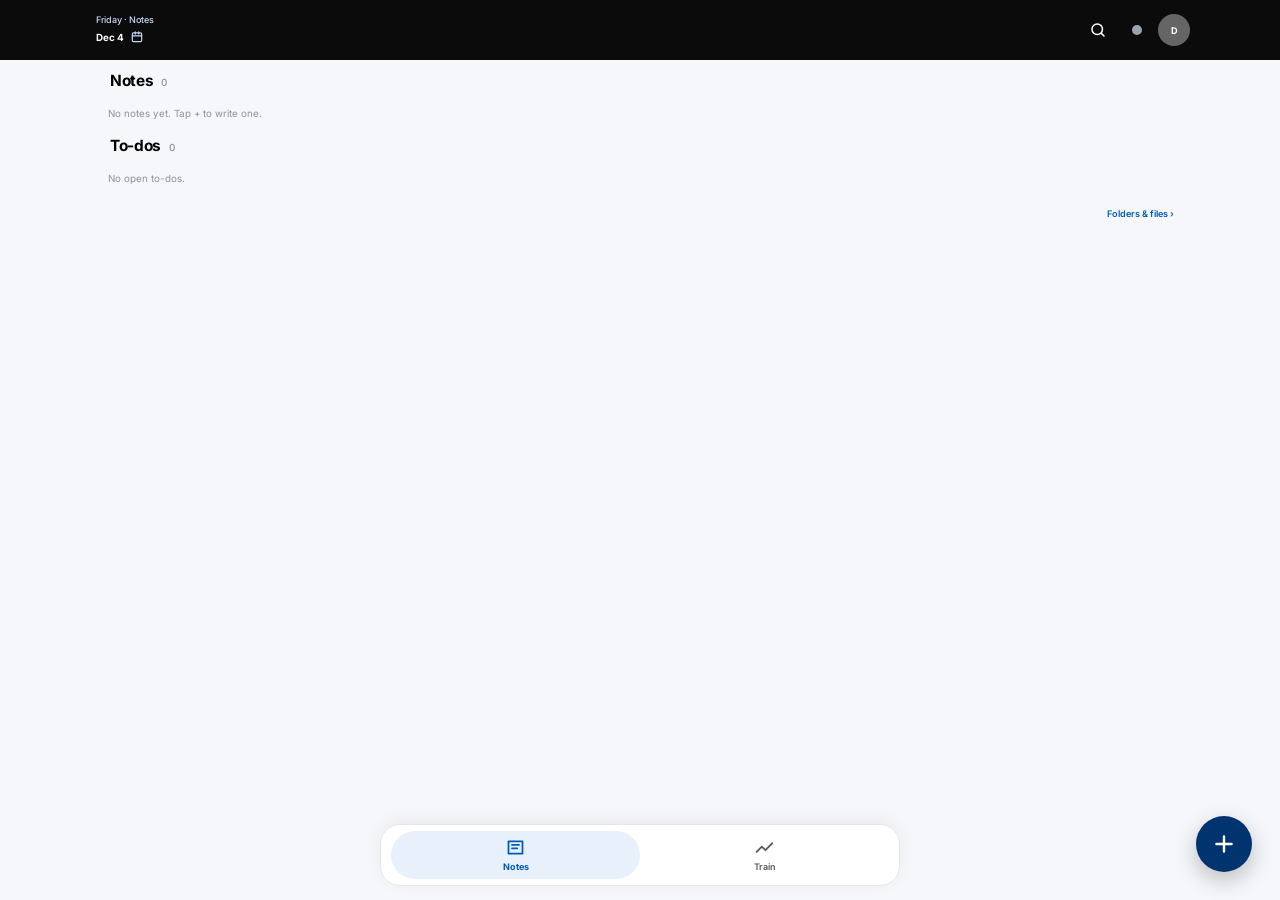
<file: index.html>
<!doctype html><html lang="en"><head><meta charset="utf-8"><meta name="viewport" content="width=device-width, initial-scale=1, maximum-scale=1, viewport-fit=cover"><title>2nd Brain</title><meta name="2b-build" content="044f6d2a"><style>
:root{--bg:#eef2f5;--paper:#fff;--ink:#1d2c3b;--muted:#667786;--line:#d9e1e7;--soft:#e2ebf2;--accent:#246b9e;--radius:20px;font-family:-apple-system,BlinkMacSystemFont,"Segoe UI",sans-serif;color:var(--ink);background:var(--bg)}*{box-sizing:border-box}body{margin:0}button,input,select,textarea{font:inherit;color:inherit}button{cursor:pointer;border:0;background:none}button:focus-visible{outline:3px solid #74b3de;outline-offset:3px}input,select,textarea{width:100%;border:1px solid var(--line);background:white;border-radius:11px;padding:11px 12px;font-size:9.8px;min-width:0}textarea{min-height:95px;resize:vertical}button,input{touch-action:manipulation}h1,h2,h3,p{margin:0}small,.muted{color:var(--muted)}.gallery{max-width:1600px;margin:auto;padding:30px clamp(14px,3vw,45px)}.gallery h1{font-size:28px;letter-spacing:-1.6px;margin:12px 0}.gallery>p{max-width:780px;line-height:1.6;color:var(--muted)}.eyebrow{font-size:9px;font-weight:750;letter-spacing:.12em;text-transform:uppercase;color:var(--muted)}.gallery-grid{display:grid;grid-template-columns:repeat(5,minmax(0,1fr));gap:17px;margin-top:28px}.preview-card{background:white;border:1px solid var(--line);border-radius:20px;overflow:hidden}.preview-card>.preview-open{width:100%;padding:14px;text-align:left}.preview-card h2{font-size:10.5px;letter-spacing:-.4px}.preview-card p{font-size:9px;color:var(--muted);line-height:1.5;margin:8px 0;min-height:50px}.mini-viewport{height:340px;overflow:hidden;background:var(--bg);border:1px solid var(--line);border-radius:14px;margin:12px 0;pointer-events:none;position:relative}.mini-app{width:360px;transform:scale(.56);transform-origin:top left;padding:18px}.try{font-size:9px;color:var(--accent);font-weight:750}.demo-note{margin-top:22px;font-size:9px;color:var(--muted)}.workspace[hidden],.gallery[hidden],[hidden]{display:none!important}.comparison-bar{position:sticky;top:0;z-index:20;background:#172b3d;color:white;display:flex;gap:10px;align-items:center;justify-content:space-between;padding:9px 20px;min-height:48px}.comparison-bar button,.comparison-bar select{color:white;font-size:9px;border:1px solid #ffffff38;background:#ffffff0c;border-radius:8px;padding:7px 10px;width:auto}.comparison-bar option{color:#172b3d;background:white}.comparison-bar .controls{display:flex;gap:6px}.app{max-width:1160px;margin:auto;min-height:calc(100dvh - 48px);display:flex;flex-direction:column;position:relative;padding:0 26px 95px}.app-header{display:flex;align-items:center;justify-content:space-between;gap:12px;padding:20px 0 14px}.brand{display:flex;align-items:center;gap:9px;font-size:9.8px;font-weight:750}.mark{width:29px;height:29px;background:var(--accent);color:white;display:grid;place-items:center;border-radius:10px}.header-actions{display:flex;gap:7px}.icon-btn{background:var(--paper);border:1px solid var(--line);width:37px;height:37px;border-radius:12px;display:inline-grid;place-items:center;font-size:12.6px}.scoreline{display:flex;gap:8px;font-size:9px;color:var(--accent);font-weight:700}.page-head{display:flex;align-items:center;justify-content:space-between;gap:10px;margin:12px 0 20px}.page-head h1{font-size:20.3px;letter-spacing:-1px}.primary{background:var(--accent);color:white;border-radius:11px;padding:11px 15px;font-weight:650;font-size:9px}.secondary{background:white;border:1px solid var(--line);border-radius:11px;padding:10px 14px;font-size:9px}.danger{color:#b32e3b;font-size:9px;padding:9px}.searchbox{display:flex;align-items:center;gap:8px;background:#e2eaf0;border:1px solid #d5e1e9;border-radius:13px;padding:0 11px;margin-bottom:17px;color:var(--muted)}.searchbox input{background:none;border:0;padding:12px 0;font-size:9px}.date-block{display:flex;align-items:center;gap:15px;margin:12px 0 20px}.date-number{font-size:47.6px;font-weight:720;letter-spacing:-4px;line-height:1}.date-block strong{display:block;font-size:16.1px;letter-spacing:-.7px}.date-block small{display:block;margin-top:5px;font-size:9px}.mosaic{display:grid;grid-template-columns:repeat(2,minmax(0,1fr));gap:12px}.tile{background:var(--paper);border:1px solid var(--line);border-radius:var(--radius);padding:18px;text-align:left;min-height:142px;position:relative;overflow:hidden;box-shadow:0 3px 10px #1d2c3b04;display:flex;flex-direction:column;align-items:flex-start;transition:transform .15s,box-shadow .15s}.tile:hover{transform:translateY(-2px);box-shadow:0 9px 20px #1d2c3b0d}.tile-top{display:flex;align-items:center;justify-content:space-between;gap:8px;width:100%;font-size:9.1px;font-weight:700}.tile-icon{font-size:11.9px;color:var(--accent);font-weight:500}.tile-value{font-size:25.2px;line-height:1.05;color:var(--accent);font-weight:650;letter-spacing:-1.5px;margin-top:17px}.tile-caption{font-size:9px;color:var(--muted);margin-top:7px}.tile-detail{font-size:9px;line-height:1.45;margin-top:12px;color:var(--muted)}.tile[data-key="todo"]{background:var(--accent);color:white;border-color:var(--accent)}.tile[data-key="todo"] .tile-value,.tile[data-key="todo"] .tile-icon,.tile[data-key="todo"] .tile-caption,.tile[data-key="todo"] .tile-detail{color:white}.capture{display:flex;gap:8px;margin:18px 0}.capture>button{flex:1}.peek{background:var(--paper);border:1px solid var(--line);border-radius:17px;padding:17px;margin-top:16px}.peek-title{display:flex;justify-content:space-between;align-items:center;margin-bottom:10px;font-size:9.1px}.peek-title button{color:var(--accent);font-size:9px}.peek p{font-size:9px;color:var(--muted);line-height:1.6}.nav{position:fixed;bottom:14px;left:50%;transform:translateX(-50%);display:flex;justify-content:space-around;gap:4px;background:#fffffff0;backdrop-filter:blur(24px);border:1px solid #d4dee8c9;border-radius:22px;padding:8px;width:min(590px,calc(100% - 28px));box-shadow:0 7px 30px #1d2c3b13;z-index:15}.nav button{flex:1;display:flex;flex-direction:column;align-items:center;gap:4px;font-size:9px;color:var(--muted);padding:5px;border-radius:14px}.nav span{font-size:13.3px;line-height:1}.nav button.active{background:var(--soft);color:var(--accent);font-weight:700}.desktop-home{display:grid;grid-template-columns:minmax(0,1fr) minmax(0,.75fr);gap:24px}.desktop-home .home-aside{padding-top:14px}.list{border:1px solid var(--line);border-radius:17px;background:white;overflow:hidden}.task{display:flex;gap:10px;align-items:center;padding:15px;border-bottom:1px solid var(--line)}.task:last-child{border-bottom:0}.check{width:23px;height:23px;flex:none;border:1.5px solid #9aaab7;border-radius:50%;background:none;color:white;padding:0;font-size:9.1px}.check.on{background:var(--accent);border-color:var(--accent)}.task-copy{flex:1;text-align:left;min-width:0}.task-copy b{font-size:9.1px;font-weight:600;display:block;overflow-wrap:anywhere}.task-copy small{display:block;font-size:9px;margin-top:5px}.task.done b{text-decoration:line-through;color:var(--muted)}.text-btn{color:var(--accent);font-size:9px;padding:8px 0}.section-label{display:flex;align-items:center;justify-content:space-between;gap:12px;margin:23px 0 10px;font-size:10.5px;font-weight:700}.section-label small{font-size:9px;font-weight:400}.filters{display:flex;gap:6px;flex-wrap:wrap;margin:12px 0}.filters button{padding:8px 13px;border:1px solid var(--line);background:white;border-radius:10px;font-size:9px}.filters button.on{background:var(--ink);color:white;border-color:var(--ink)}.quick-form{display:flex;gap:8px}.quick-form input{flex:1}.quick-form select{width:110px}.empty{font-size:9px;color:var(--muted);padding:23px;text-align:center;border:1px dashed #c5d2db;border-radius:15px;line-height:1.6}.calendar-layout{display:grid;grid-template-columns:1fr 1fr;gap:20px;align-items:start}.calendar-panel,.panel{background:white;border:1px solid var(--line);border-radius:19px;padding:18px}.month-head{display:flex;align-items:center;justify-content:space-between;gap:10px;font-size:11.2px;font-weight:700;margin-bottom:16px}.month-head button{font-size:14px;padding:4px 10px}.cal-grid{display:grid;grid-template-columns:repeat(7,1fr);gap:4px}.cal-grid .weekday{font-size:9px;text-align:center;color:var(--muted);padding:7px 0}.cal-day{height:44px;border-radius:11px;position:relative;font-size:9px}.cal-day.today{border:1px solid var(--accent)}.cal-day.selected{background:var(--accent);color:white}.cal-day i{position:absolute;width:4px;height:4px;border-radius:50%;bottom:5px;left:calc(50% - 2px);background:currentColor}.agenda-item{display:flex;align-items:center;gap:10px;padding:13px 0;border-bottom:1px solid var(--line)}.agenda-item>span{font-size:9px;color:var(--muted);width:47px;flex:none}.agenda-item>button{flex:1;text-align:left;border-left:3px solid var(--accent);padding:6px 10px}.agenda-item b{font-size:9px;display:block}.agenda-item small{font-size:9px;display:block;margin-top:5px}.week-control{display:flex;align-items:center;justify-content:space-between;padding:12px 0}.week-control button{background:white;border:1px solid var(--line);border-radius:10px;padding:9px 14px}.week-control strong{font-size:9.1px}.workout-day{margin-bottom:12px;background:white;border:1px solid var(--line);border-radius:17px;padding:14px}.workout-day h3{font-size:9px;margin-bottom:12px}.slots{display:grid;grid-template-columns:1fr 1fr;gap:10px}.slot{background:var(--bg);border:1px solid var(--line);border-radius:12px;padding:11px;min-height:110px}.slot-label{font-size:9px;font-weight:750;color:var(--muted);letter-spacing:.08em;margin-bottom:10px}.session{padding:8px 0;border-bottom:1px solid var(--line)}.session b{font-size:9px;display:block}.session small{font-size:9px;display:block;margin:5px 0}.session .actions{display:flex;justify-content:space-between;gap:7px}.session button{color:var(--accent);font-size:9px;padding:5px 0}.slot-add{color:var(--accent);font-size:9px;width:100%;padding-top:10px}.stats{display:flex;gap:10px;margin:10px 0 18px}.stats>div{flex:1;background:white;border:1px solid var(--line);border-radius:14px;padding:14px}.stats b{font-size:17.5px;color:var(--accent);letter-spacing:-1px}.stats small{display:block;font-size:9px;margin-top:5px}.notes-grid{display:grid;grid-template-columns:repeat(auto-fill,minmax(210px,1fr));gap:12px}.note-card{background:white;border:1px solid var(--line);border-radius:17px;padding:18px;text-align:left;min-height:180px}.note-card b{font-size:9.8px;display:block}.note-card p{font-size:9px;line-height:1.6;color:var(--muted);margin:12px 0;white-space:pre-wrap;overflow:hidden;max-height:75px}.note-card small{font-size:9px}.habit-header,.habit-row{display:grid;grid-template-columns:minmax(120px,1fr) repeat(7,36px);gap:7px;align-items:center}.habit-header{font-size:9px;color:var(--muted);padding:10px 14px;text-align:center}.habit-header span:first-child{text-align:left}.habit-row{background:white;border:1px solid var(--line);border-radius:15px;padding:14px;margin-bottom:10px}.habit-name{text-align:left}.habit-name b{display:block;font-size:9px}.habit-name small{display:block;font-size:9px;margin-top:5px}.tick{width:34px;height:34px;border-radius:10px;background:var(--bg);border:1px solid var(--line);font-size:9px;color:var(--muted)}.tick.on{border:2px solid #3b9765;color:#28794e;background:#f4fbf6}.modal-backdrop{position:fixed;inset:0;z-index:40;background:#1025376b;backdrop-filter:blur(7px);display:flex;align-items:center;justify-content:center;padding:20px}.sheet{width:min(600px,100%);max-height:92dvh;overflow:auto;background:var(--bg);border:1px solid #ffffff80;border-radius:24px;padding:22px;box-shadow:0 20px 80px #11263833}.sheet.wide{width:min(1250px,100%)}.sheet-title{display:flex;align-items:center;justify-content:space-between;gap:15px;margin-bottom:16px}.sheet-title h2{font-size:15.4px;letter-spacing:-.6px}.sheet label{display:block;font-size:9px;color:var(--muted);margin:15px 0 6px}.row2{display:grid;grid-template-columns:1fr 1fr;gap:12px}.form-actions{display:flex;align-items:center;gap:10px;justify-content:flex-end;margin-top:22px}.toolbar{display:flex;gap:4px;flex-wrap:wrap;margin-bottom:7px}.toolbar button{background:white;border:1px solid var(--line);border-radius:7px;padding:7px 12px;font-size:9px}.rich-editor{min-height:250px;background:white;border:1px solid var(--line);border-radius:12px;padding:18px;line-height:1.65;outline-color:var(--accent);font-size:10.5px;overflow-wrap:anywhere}.rich-editor img,.reader img{max-width:100%;max-height:500px;object-fit:contain;border-radius:10px}.reader{background:white;border:1px solid var(--line);border-radius:15px;padding:22px;font-size:10.5px;line-height:1.7;min-height:160px;overflow-wrap:anywhere}.reader ul,.reader ol{padding-left:25px}.reader h2{margin:13px 0;font-size:15.4px}.reader p{margin:8px 0}.folder-chip{border:1px solid var(--line);padding:7px 10px;border-radius:9px;background:white;font-size:9px}.search-result{display:block;text-align:left;width:100%;padding:14px;background:white;border:1px solid var(--line);border-radius:12px;margin-top:8px}.search-result b{font-size:9.1px;display:block}.search-result small{display:block;font-size:9px;margin-top:4px}.toast{position:fixed;z-index:100;bottom:100px;left:50%;transform:translateX(-50%);background:var(--ink);color:white;font-size:9px;padding:12px 18px;border-radius:12px;box-shadow:0 6px 20px #1d2c3b22;max-width:90vw}.home-nav{display:flex;gap:8px;overflow:auto;margin:12px 0}.home-nav button{flex:1;padding:9px;background:white;border:1px solid var(--line);border-radius:10px;font-size:9px;white-space:nowrap}
@media(prefers-reduced-motion:reduce){*{transition:none!important}}
:root{--ink:#203346;--accent:#28628b;--line:#d8e2e9;--muted:#708292;--bg:#edf2f6}body{background:radial-gradient(ellipse at 10% 5%,#dceaf3,transparent 50%),radial-gradient(ellipse at 90% 75%,#dfe9f0,transparent 60%),#f0f4f7;min-height:100vh}.gallery{max-width:1440px;padding:44px 30px}.gallery h1{font-size:33.6px;font-weight:650}.gallery-grid{grid-template-columns:repeat(3,minmax(0,1fr));gap:22px}.preview-card{border:1px solid #fff;background:#ffffff95;border-radius:22px;box-shadow:0 9px 30px #253d5009}.card-label{padding:22px 22px 0}.card-label h2{font-size:16.8px;margin-top:8px}.preview-card p{font-size:9px;min-height:38px}.dual-preview{position:relative;height:270px;margin:16px 16px 0;overflow:hidden;background:#dde7ee;border-radius:14px}.dual-preview iframe{border:0;display:block;transform-origin:0 0;pointer-events:none}.desktop-thumb{position:absolute;top:18px;left:12px;width:100%;height:214px;overflow:hidden;border:4px solid #263a4a;border-radius:10px;background:#edf2f6;box-shadow:0 10px 20px #20334620}.desktop-thumb iframe{width:1200px;height:840px;transform:scale(.29)}.phone-thumb{position:absolute;right:10px;bottom:8px;width:108px;height:229px;border:4px solid #243748;border-radius:19px;overflow:hidden;background:#edf2f6;box-shadow:0 5px 20px #172b3d2a}.phone-thumb iframe{width:390px;height:850px;transform:scale(.257)}.card-actions{padding:17px;display:flex;gap:8px}.card-actions button{flex:1;background:#fff;border:1px solid var(--line);padding:11px;border-radius:10px;color:var(--accent);font-size:9px;font-weight:600}.card-actions button:last-child{background:var(--ink);color:white;border-color:var(--ink)}.comparison-bar{min-height:42px;height:42px;padding:4px 20px}.comparison-bar button,.comparison-bar select{padding:5px 8px}.device-controls{display:flex;gap:4px}.device-controls button.selected{background:#ffffff30}.app{max-width:1240px;padding:0 40px 95px;min-height:calc(100dvh - 42px)}.app-header{position:sticky;top:42px;z-index:16;height:52px;padding:0;gap:16px;border-bottom:1px solid #cbd9e580;background:#edf3f7e6;backdrop-filter:blur(24px);box-shadow:0 0 0 1px #edf3f766}.brand{font-size:9px}.mark{height:26px;width:26px;border-radius:8px;font-size:9px}.header-date{display:flex;align-items:baseline;gap:8px;margin-right:auto;padding:10px 4px}.header-date strong{font-size:9.1px}.header-date span{font-size:9px;color:var(--muted)}.icon-btn{width:30px;height:30px;border-radius:10px;font-size:11.2px;background:#ffffff90}.scoreline{gap:6px;font-size:9px}.scoreline span{background:#ffffffa0;border:1px solid #ffffffc0;padding:4px 7px;border-radius:20px}.overview-tools{display:flex;justify-content:space-between;align-items:center;margin:28px 0 22px}.overview-tools h1{font-size:20.3px;letter-spacing:-1.1px;font-weight:600;margin-top:7px}.eyebrow{font-size:9px;letter-spacing:.14em}.round-add{border:1px solid white;background:#ffffffc0;box-shadow:0 3px 8px #20334608;border-radius:50%;width:40px;height:40px;font-size:16.1px;color:var(--accent)}.searchbox{min-height:40px!important;background:#ffffff80;border-color:#ffffffd0;margin:0 0 18px;border-radius:12px}.mosaic+.searchbox{margin-top:18px}.mosaic{grid-template-columns:1fr 1fr;gap:16px}.tile,.tile[data-key="todo"],.tile[data-key="habits"]{min-height:0;display:flex;flex-direction:column;background:#ffffffa8;color:var(--ink);border:1px solid #fffffff0;backdrop-filter:blur(22px);border-radius:22px;padding:19px;box-shadow:0 8px 24px #294b6407;overflow:hidden}.tile[data-key="todo"]{background:linear-gradient(135deg,#dfedf7c9,#f4f9fcdd)}.tile[data-key="todo"] .tile-icon{color:var(--accent)}.tile-top{flex:none;align-items:center}.tile-top>button:first-child{display:flex;align-items:center;gap:9px;flex:1;text-align:left;font-size:9.1px;font-weight:650;min-width:0}.tile-count{font-size:9px;color:var(--muted);font-weight:500;margin-left:auto}.open-section{font-size:9.8px;color:var(--muted);padding:6px}.tile-icon{font-size:11.2px}.tile-items{width:100%;margin:12px 0 6px;flex:1}.preview-row{display:flex;align-items:center;gap:10px;min-height:58px;width:100%;border-bottom:1px solid #cbd8e46b;text-align:left;padding:9px 0}.preview-row:last-child{border-bottom:0}.preview-row .check{width:20px;height:20px}.item-text{flex:1;min-width:0;text-align:left;padding:0}.item-text b{font-size:9px;font-weight:550;display:block;white-space:nowrap;overflow:hidden;text-overflow:ellipsis;line-height:1.6}.item-text small{font-size:9px;display:block;white-space:nowrap;overflow:hidden;text-overflow:ellipsis;line-height:1.7}.note-dot{width:4px;height:25px;border-radius:3px;background:#82a5bd;flex:none}.row-arrow{font-size:9px;color:#8ba2b3}.tile-footer{width:100%;font-size:9px;text-align:left;color:var(--accent);padding:12px 0 0;margin-top:auto;border-top:1px solid #cbd8e46b}.session-preview{display:flex;width:100%;gap:16px;margin:15px 0}.session-preview button{text-align:left;flex:1;min-width:0}.session-preview small{display:block;font-size:9px;letter-spacing:.08em;color:var(--accent)}.session-preview b{display:block;font-size:9px;margin:6px 0;white-space:nowrap;overflow:hidden;text-overflow:ellipsis}.session-preview span{font-size:9px;color:var(--muted)}.habit-preview{display:flex;gap:8px;width:100%;padding:18px 0;flex:1}.habit-preview button{flex:1;font-size:9px;display:flex;flex-direction:column;align-items:center;gap:9px;line-height:1.4}.habit-preview button>span{display:grid;place-items:center;font-size:12.6px;width:33px;height:33px;border:1px solid #c3d2de;border-radius:12px}.habit-preview .checked>span{border:1.5px solid #4e9878;background:#f4fbf7;color:#398665}.nav{width:min(530px,calc(100% - 28px));border-radius:19px;padding:5px;bottom:16px}.nav button{font-size:9px;min-height:44px}.nav span{font-size:12.6px}.page-head{margin-top:25px}.inline-capture{display:flex;gap:8px;margin-top:16px}.inline-capture input{background:#ffffffb0}.tile:hover{transform:translateY(-1px)}
.app[data-v="1"] .mosaic{grid-template-columns:1.25fr 1fr}.app[data-v="1"] .tile[data-key="todo"]{grid-row:span 2;justify-content:flex-start}.app[data-v="1"] .tile[data-key="todo"] .preview-row{min-height:90px}.app[data-v="1"] .tile[data-key="habits"]{grid-column:span 2}.app[data-v="1"] .habit-preview{padding:8px 0}.app[data-v="1"] .habit-preview button{flex-direction:row}.app[data-v="1"] .tile[data-key="habits"] .tile-footer{display:none}
.app[data-v="2"] .mosaic{gap:1px;background:#cad9e4;border:1px solid #ffffff;border-radius:20px;overflow:hidden}.app[data-v="2"] .tile{border:0;border-radius:0;box-shadow:none;background:#f5f9fccf}.app[data-v="2"] .searchbox{width:70%;margin-left:auto;margin-right:auto;border-radius:30px}.app[data-v="2"] .overview-tools{justify-content:center;text-align:center}
.app[data-v="3"] .mosaic,.app[data-v="5"] .mosaic{grid-template-columns:1fr;gap:10px}.app[data-v="3"] .tile,.app[data-v="5"] .tile{display:grid;grid-template-columns:145px 1fr 110px;align-items:center;gap:18px;border-radius:15px;padding:14px 18px}.app[data-v="3"] .tile-top,.app[data-v="5"] .tile-top{align-self:start;padding-top:10px}.app[data-v="3"] .tile-items,.app[data-v="5"] .tile-items{margin:0}.app[data-v="3"] .tile-footer,.app[data-v="5"] .tile-footer{border:0;margin:0;padding:0;text-align:right}.app[data-v="3"] .preview-row,.app[data-v="5"] .preview-row{min-height:48px}.app[data-v="3"] .habit-preview,.app[data-v="5"] .habit-preview{padding:6px 0}.app[data-v="3"] .habit-preview button,.app[data-v="5"] .habit-preview button{flex-direction:row}.app[data-v="3"] .session-preview,.app[data-v="5"] .session-preview{margin:0}
.app[data-v="4"] .mosaic{grid-template-columns:1fr 1fr}.app[data-v="4"] .tile[data-key="todo"],.app[data-v="4"] .tile[data-key="notes"]{grid-column:span 2;display:grid;grid-template-columns:150px 1fr;column-gap:25px}.app[data-v="4"] .tile-items{grid-column:2;grid-row:1/3;display:flex;gap:20px;margin:0}.app[data-v="4"] .preview-row{border:0;align-items:start;flex:1;min-width:0;flex-direction:column;gap:10px}.app[data-v="4"] .note-dot{height:4px;width:25px}.app[data-v="4"] .row-arrow{display:none}.app[data-v="4"] .tile-footer{border:0;padding:0;margin-top:20px}
.app[data-v="5"] .tile{border-radius:5px 17px 17px 5px;border-left:3px solid #8eaec4}.app[data-v="5"] .tile-top:before{counter-increment:ribbon;content:'0' counter(ribbon);font-size:9px;color:#89a3b7;margin-right:9px}.app[data-v="5"] .mosaic{counter-reset:ribbon}
body[data-device="desktop"] .app[data-v="2"],body[data-device="desktop"] .app[data-v="5"]{padding-left:160px}body[data-device="desktop"] .app[data-v="2"] .nav,body[data-device="desktop"] .app[data-v="5"] .nav{position:absolute;left:15px;top:160px;bottom:auto;width:115px;transform:none;flex-direction:column;border-radius:18px;box-shadow:none}.embedded .comparison-bar{display:none}.embedded .app-header{top:0}.embedded .app{min-height:100dvh}.embedded .gallery{display:none}
body[data-device="mobile"] .app{max-width:420px;padding:0 16px 95px;border-left:1px solid #ffffff90;border-right:1px solid #ffffff90;min-height:calc(100dvh - 42px)}body[data-device="mobile"] .brand-word{display:none}body[data-device="mobile"] .app-header{gap:8px;height:46px}body[data-device="mobile"] .header-date{gap:5px}body[data-device="mobile"] .header-date strong{font-size:9px}body[data-device="mobile"] .header-date span{font-size:9px}body[data-device="mobile"] .scoreline{gap:4px;font-size:9px}body[data-device="mobile"] .scoreline span{padding:4px}body[data-device="mobile"] .header-actions{gap:4px}body[data-device="mobile"] .backup-btn{display:none}body[data-device="mobile"] .header-actions .icon-btn{width:27px;height:28px}body[data-device="mobile"] .overview-tools{margin:20px 0 18px}body[data-device="mobile"] .overview-tools h1{font-size:16.8px}body[data-device="mobile"] .mosaic{gap:10px}body[data-device="mobile"] .tile{padding:13px;border-radius:17px}body[data-device="mobile"] .tile-top>button:first-child{font-size:9px;gap:6px}body[data-device="mobile"] .tile-count{font-size:9px}body[data-device="mobile"] .tile-items{margin:8px 0}body[data-device="mobile"] .preview-row{min-height:58px;gap:7px}body[data-device="mobile"] .item-text b{font-size:9px}body[data-device="mobile"] .item-text small{font-size:9px}body[data-device="mobile"] .preview-row .check{width:17px;height:17px}body[data-device="mobile"] .session-preview{flex-direction:column;gap:12px;margin:13px 0}body[data-device="mobile"] .habit-preview{flex-direction:column;gap:10px;padding:13px 0}body[data-device="mobile"] .habit-preview button{flex-direction:row;text-align:left;font-size:9px}body[data-device="mobile"] .habit-preview button>span{width:24px;height:24px;border-radius:8px;font-size:9.1px}body[data-device="mobile"] .nav{width:min(388px,calc(100% - 28px))}body[data-device="mobile"] .open-section{padding:3px}body[data-device="mobile"] .calendar-layout{grid-template-columns:1fr}body[data-device="mobile"] .quick-form{flex-wrap:wrap}body[data-device="mobile"] .quick-form input{flex-basis:65%}body[data-device="mobile"] .notes-grid{grid-template-columns:1fr 1fr}body[data-device="mobile"] .habit-row,body[data-device="mobile"] .habit-header{grid-template-columns:minmax(75px,1fr) repeat(7,minmax(22px,1fr));gap:4px;padding:10px 8px}body[data-device="mobile"] .tick{width:100%;max-width:32px;height:31px}body[data-device="mobile"] .habit-name b{font-size:9px}body[data-device="mobile"] .habit-name small{font-size:9px}
body[data-device="mobile"] .app[data-v="1"] .mosaic{grid-template-columns:1fr 1fr}body[data-device="mobile"] .app[data-v="1"] .tile[data-key="todo"]{grid-column:span 2;grid-row:auto}body[data-device="mobile"] .app[data-v="1"] .tile[data-key="todo"] .preview-row{min-height:48px}body[data-device="mobile"] .app[data-v="1"] .tile[data-key="habits"]{grid-column:2}body[data-device="mobile"] .app[data-v="1"] .tile[data-key="notes"]{grid-row:span 2}body[data-device="mobile"] .app[data-v="1"] .tile[data-key="workouts"]{grid-column:2}body[data-device="mobile"] .app[data-v="2"] .mosaic{gap:1px}body[data-device="mobile"] .app[data-v="2"] .tile{border-radius:0}body[data-device="mobile"] .app[data-v="2"] .searchbox{width:100%}
body[data-device="mobile"] .app[data-v="3"] .tile,body[data-device="mobile"] .app[data-v="5"] .tile{display:flex;gap:0}body[data-device="mobile"] .app[data-v="3"] .tile-top,body[data-device="mobile"] .app[data-v="5"] .tile-top{align-self:stretch;padding-top:0}body[data-device="mobile"] .app[data-v="3"] .tile-items,body[data-device="mobile"] .app[data-v="5"] .tile-items{margin:8px 0}body[data-device="mobile"] .app[data-v="3"] .preview-row,body[data-device="mobile"] .app[data-v="5"] .preview-row{min-height:44px}body[data-device="mobile"] .app[data-v="3"] .tile-footer,body[data-device="mobile"] .app[data-v="5"] .tile-footer{text-align:left;padding-top:9px;border-top:1px solid var(--line)}body[data-device="mobile"] .app[data-v="3"] .session-preview,body[data-device="mobile"] .app[data-v="5"] .session-preview{flex-direction:row;margin:14px 0}body[data-device="mobile"] .app[data-v="3"] .habit-preview,body[data-device="mobile"] .app[data-v="5"] .habit-preview{flex-direction:row;padding:12px 0}body[data-device="mobile"] .app[data-v="3"] .habit-preview button,body[data-device="mobile"] .app[data-v="5"] .habit-preview button{flex-direction:column;font-size:9px}
body[data-device="mobile"] .app[data-v="4"] .tile[data-key="todo"],body[data-device="mobile"] .app[data-v="4"] .tile[data-key="notes"]{display:flex}body[data-device="mobile"] .app[data-v="4"] .tile-items{display:block;margin:8px 0}body[data-device="mobile"] .app[data-v="4"] .preview-row{flex-direction:row;align-items:center;border-bottom:1px solid #cbd8e46b;min-height:44px}body[data-device="mobile"] .app[data-v="4"] .preview-row:last-child{border:0}body[data-device="mobile"] .app[data-v="4"] .note-dot{height:22px;width:4px}body[data-device="mobile"] .app[data-v="4"] .tile-footer{margin-top:0;padding-top:8px}.embedded[data-device="mobile"] .app{border:0}
@media(max-width:1000px){.gallery-grid{grid-template-columns:repeat(2,minmax(0,1fr))}}@media(max-width:600px){.gallery{padding:28px 16px}.gallery h1{font-size:25.2px}.gallery-grid{grid-template-columns:1fr}.comparison-bar{padding:4px 8px;gap:5px}.comparison-bar select{max-width:132px;font-size:9px}.comparison-bar button{font-size:9px}.comparison-bar .controls{display:none}.gallery>p{font-size:9.1px}}

/* Balanced opens directly and keeps section controls beside the content. */
.app[data-v="0"]>.nav,body[data-device="mobile"] .app[data-v="0"]>.nav{position:sticky;top:94px;bottom:auto;left:auto;transform:none;order:initial;width:100%;margin:10px 0 4px;box-shadow:0 3px 12px #20334608;background:#f8fbfceF;z-index:15;gap:3px;border-radius:14px;backdrop-filter:blur(20px)}
.app[data-v="0"]>.nav button{min-height:44px;padding:7px 3px;font-size:9px;font-weight:550;white-space:nowrap;gap:4px}.app[data-v="0"]>.nav button.active{background:#daeaf5;color:#23597e;box-shadow:inset 0 0 0 1px #c8ddea}.app[data-v="0"]>.nav span{font-size:11.2px}.app[data-v="0"] .open-section{min-width:32px;min-height:32px}.app[data-v="0"] .tile-top>button:first-child{min-height:38px}.embedded .app[data-v="0"]>.nav{top:52px}body[data-device="mobile"] .app[data-v="0"]>.nav{top:88px}body.embedded[data-device="mobile"] .app[data-v="0"]>.nav{top:46px}

/* Compact content and a single bottom tray. */
.app>.nav,body[data-device="mobile"] .app>.nav,body[data-device="desktop"] .app>.nav,body.embedded .app>.nav,body.embedded[data-device="mobile"] .app>.nav{position:fixed!important;top:auto!important;bottom:max(14px,env(safe-area-inset-bottom))!important;left:50%!important;transform:translateX(-50%)!important;flex-direction:row!important;width:min(530px,calc(100% - 28px));margin:0!important;z-index:20;border-radius:19px;box-shadow:0 7px 30px #1d2c3b13}
body[data-device="mobile"] .app>.nav{width:min(388px,calc(100% - 28px))}.app[data-v="0"]>.nav button{font-size:9px;min-height:44px}.task-filters{justify-content:center;margin:16px 0 20px}.quick-form{margin-top:20px}.quick-form input{min-width:0}.quick-form select{width:110px}.notes-controls{display:flex;align-items:center;justify-content:space-between;gap:10px;margin:14px 0}.notes-controls .filters{justify-content:center;flex:1;margin:0}.notes-grid.folder-grid{grid-template-columns:repeat(auto-fill,minmax(190px,1fr));gap:12px}.note-card.folder-tile,.compact-notes .note-card{min-height:0;height:auto;padding:18px;border-radius:16px;text-align:left;background:#ffffffa8}.folder-tile b{font-size:9.8px;font-weight:600}.folder-tile small,.compact-notes .note-card small{font-size:9px;margin-top:10px;display:block}.folder-breadcrumb{display:flex;align-items:center;gap:18px;margin:14px 0;font-size:9.1px}.home-folders{display:grid;gap:6px}.home-folders .folder-tile{padding:8px 10px;border-radius:10px;border:1px solid #d8e2e970}.home-folders .folder-tile b{font-size:9px}.home-folders .folder-tile small{font-size:9px;margin-top:4px}.sheet.wide{width:min(760px,100%)}.rich-editor{min-height:180px}.reader{min-height:110px}.app[data-v="0"] .mosaic{align-items:start}.app[data-v="0"] .tile[data-key="notes"]{align-self:start}body[data-device="mobile"] .notes-grid.folder-grid{grid-template-columns:1fr 1fr}body[data-device="mobile"] .folder-tile{padding:14px}body[data-device="mobile"] .folder-tile b{font-size:9px}body[data-device="mobile"] .folder-tile small{font-size:9px}body[data-device="mobile"] .home-folders .folder-tile{padding:8px}body[data-device="mobile"] .habit-preview{gap:8px}body[data-device="mobile"] .habit-preview button{font-size:9px}

/* Standalone 01: responsive safe-area layout, no comparison chrome. */
.app{min-height:100dvh;padding-bottom:calc(108px + env(safe-area-inset-bottom))}.app-header{top:0!important}.app>.nav,body[data-device="mobile"] .app>.nav{top:auto!important;bottom:calc(10px + env(safe-area-inset-bottom))!important;left:50%!important;position:fixed!important;transform:translateX(-50%)!important;display:flex!important;flex-direction:row!important;max-width:calc(100vw - 24px);width:530px;min-height:60px;padding:5px;isolation:isolate;pointer-events:auto;background:#f8fbfcf5}.app>.nav button{flex:1;min-width:0;min-height:48px!important;touch-action:manipulation}.app-header .icon-btn{min-height:32px}.app-header .header-date{min-height:44px}.app .overview-tools{margin-top:22px}.sheet{overscroll-behavior:contain}.slot,.session,.habit-name{min-width:0}.session b,.slot-add{overflow-wrap:anywhere}.quick-form input{font-size:11.2px}.quick-form select{font-size:9.8px}.home-folders .folder-tile small{white-space:normal;line-height:1.4}.habit-preview button{overflow-wrap:anywhere}
body[data-device="mobile"] .app{max-width:100%;min-height:100dvh;padding-bottom:calc(108px + env(safe-area-inset-bottom))}body[data-device="mobile"] .app>.nav{width:388px}.app-header .brand{flex-shrink:0}.sheet input,.sheet textarea,.sheet select{font-size:11.2px}
@media(max-width:360px){body[data-device="mobile"] .app{padding-left:10px;padding-right:10px}.app-header{gap:4px!important}.header-date{gap:3px!important}.header-date span{display:none}.scoreline{gap:3px!important}.header-actions{gap:3px!important}.tile{padding:10px!important}.tile-top>button:first-child{font-size:9px!important;gap:4px!important}.tile-icon{font-size:9.8px}.tile-count{font-size:9px!important}.tile-top .open-section{min-width:24px;padding:2px}.habit-preview button{font-size:9px!important}.tile-footer{font-size:9px}.notes-grid.folder-grid{gap:8px}.row2{gap:8px}.stats>div{padding:10px}.stats small{font-size:9px}}
</style><meta name="apple-mobile-web-app-capable" content="yes"><meta name="mobile-web-app-capable" content="yes"><meta name="apple-mobile-web-app-status-bar-style" content="default"><meta name="apple-mobile-web-app-title" content="2nd Brain"><link rel="manifest" href="manifest.webmanifest"><link rel="apple-touch-icon" href="icons/apple-touch-icon.png"><link rel="icon" href="icons/icon-192.png"><link rel="preconnect" href="https://fonts.gstatic.com" crossorigin><link href="https://fonts.googleapis.com/css2?family=Inter:wght@400;500;600;700;800&display=swap" rel="stylesheet"></head><body><section class="workspace" id="workspace"><div class="app" id="app"></div></section><div id="modal-root"></div><div class="toast" id="toast" role="status" hidden></div>
<script>
'use strict';
const V=[['Glass Mosaic · Balanced','Four glass panels.']];
const T=['todo','notes','workouts','habits'],LABEL={calendar:'Calendar',workouts:'Workouts',todo:'To Do',notes:'Notes',habits:'Habits'},ICON={calendar:'▦',workouts:'↗',todo:'✓',notes:'▤',habits:'○'};
const $=s=>document.querySelector(s),esc=v=>String(v??'').replace(/[&<>"']/g,c=>({'&':'&amp;','<':'&lt;','>':'&gt;','"':'&quot;',"'":'&#39;'}[c]));
function day(d=new Date()){return `${d.getFullYear()}-${String(d.getMonth()+1).padStart(2,'0')}-${String(d.getDate()).padStart(2,'0')}`}
function date(s){return new Date(s+'T12:00:00')}function add(s,n){let d=date(s);d.setDate(d.getDate()+n);return day(d)}function monday(s){let d=date(s);d.setDate(d.getDate()-(d.getDay()+6)%7);return day(d)}
function fmt(s,opts={month:'short',day:'numeric'}){return date(s).toLocaleDateString(undefined,opts)}const today=day(),uid=()=>Date.now().toString(36)+Math.random().toString(36).slice(2,7),KEY='second-brain-v2';
function seed(){return {tasks:[{id:uid(),title:'Review project notes',category:'Work',date:today,time:'09:30',done:false,repeat:'none',notes:'Confirm the decisions before the next review.'},{id:uid(),title:'Prepare release plan',category:'Work',date:today,time:'14:00',done:false,repeat:'weekly',notes:''},{id:uid(),title:'Book dentist',category:'Personal',date:'',time:'',done:false,repeat:'none',notes:''},{id:uid(),title:'Plan weekend dinner',category:'Personal',date:add(today,1),time:'',done:false,repeat:'none',notes:''},{id:uid(),title:'Read 10 pages',category:'Personal',date:today,time:'',done:true,repeat:'none',notes:''}],events:[{id:uid(),title:'Team check-in',date:today,time:'10:00',end:'10:30',notes:'Weekly priorities.'},{id:uid(),title:'Budget reminder',date:today,time:'',end:'',notes:''}],workouts:[{id:uid(),title:'Easy run',date:today,slot:'AM',kind:'Run',target:45,actual:null,effort:4,notes:''},{id:uid(),title:'Full body strength',date:today,slot:'PM',kind:'Strength',target:40,actual:null,effort:6,notes:''},{id:uid(),title:'Technique swim',date:add(today,2),slot:'AM',kind:'Swim',target:45,actual:null,effort:4,notes:''}],notes:[{id:uid(),title:'Release scope',tab:'Work',folder:'General',body:'<h2>Next release</h2><p>Keep the priorities clear and close open questions.</p><ul><li>Confirm ownership</li><li>Prepare UAT notes</li></ul>',entered:new Date().toISOString()},{id:uid(),title:'Weekend ideas',tab:'Personal',folder:'Plans',body:'<p>A long run, coffee, and dinner with friends.</p>',entered:new Date().toISOString()},{id:uid(),title:'Estoy en eso',tab:'Spanish',folder:'Phrases',body:'<p>I’m on it.</p><p>Use when something is already in progress.</p>',entered:new Date().toISOString()}],habits:[{id:uid(),title:'Spanish',goal:'Daily practice',days:[today,add(today,-1),add(today,-3)]},{id:uid(),title:'Movement',goal:'Move daily',days:[add(today,-1),add(today,-2)]},{id:uid(),title:'Mindfulness',goal:'Pause and reflect',days:[]},{id:uid(),title:'Gratitude',goal:'Name something you appreciate',days:[]}]}}
let data;try{data=JSON.parse(localStorage.getItem(KEY))}catch{}if(!data||!['tasks','events','notes','workouts','habits'].every(k=>Array.isArray(data[k]))){data=seed();data.__demo=1}
if(data.habitSetVersion!==2){const spanish=data.habits.find(h=>['Spanish','Spanish practice'].includes(h.title));const titles=['Spanish','Movement','Mindfulness','Gratitude'];data.habits=titles.map(title=>data.habits.find(h=>h.title===title)||(title==='Spanish'&&spanish?{...spanish,title}: {id:uid(),title,goal:({Movement:'Move daily',Mindfulness:'Pause and reflect',Gratitude:'Name something you appreciate',Spanish:'Daily practice'})[title],days:[]}));data.habitSetVersion=2;try{localStorage.setItem(KEY,JSON.stringify(data))}catch{}}
let focusBeforeDialog=null;let device=innerWidth<700?'mobile':'desktop';let version=0,page='home',selectedDate=today,month=today.slice(0,7),week=monday(today),habitWeek=monday(today),taskFilter='Personal',showDone=false,noteTab='Work',noteFolder='all',modalKind='',recordId='',toastTimer,editorRange=null;
function save(){try{localStorage.setItem(KEY,JSON.stringify(data));return true}catch(e){notify('Storage is full. Export a backup before adding more images.');return false}}
function notify(s){$('#toast').textContent=s;$('#toast').hidden=false;clearTimeout(toastTimer);toastTimer=setTimeout(()=>$('#toast').hidden=true,3200)}
function plain(h){let el=document.createElement('div');el.innerHTML=h;return el.textContent||''}
function clean(h){const t=document.createElement('template');t.innerHTML=h;const ok=new Set(['P','DIV','BR','B','STRONG','I','EM','U','H2','H3','UL','OL','LI','BLOCKQUOTE','IMG','SPAN']);function walk(node){[...node.children].forEach(el=>{if(['SCRIPT','STYLE','IFRAME','OBJECT','SVG','MATH','LINK'].includes(el.tagName)){el.remove();return}walk(el);if(!ok.has(el.tagName)){el.replaceWith(...el.childNodes);return}[...el.attributes].forEach(a=>{if(!(el.tagName==='IMG'&&['src','alt'].includes(a.name)))el.removeAttribute(a.name)});if(el.tagName==='IMG'&&!el.src.startsWith('data:image/'))el.remove()})}walk(t.content);return t.innerHTML}
function taskToday(){return data.tasks.filter(t=>t.date===today)}function workoutScore(){let a=data.workouts.filter(w=>w.actual!==null);return a.length?Math.round(a.reduce((s,w)=>s+Math.min(w.actual/w.target,1)*100,0)/a.length):0}
function habitScore(){let ds=Array.from({length:7},(_,i)=>add(today,-i));return data.habits.length?Math.round(data.habits.reduce((n,h)=>n+ds.filter(d=>h.days.includes(d)).length,0)/(data.habits.length*7)*100):0}
function tile(key){let tt=taskToday(),tasks=data.tasks.filter(t=>!t.done).sort((a,b)=>(a.date||'9999').localeCompare(b.date||'9999')||(a.time||'99').localeCompare(b.time||'99')).slice(0,3),notes=[...data.notes].sort((a,b)=>(b.updated||b.entered).localeCompare(a.updated||a.entered)).slice(0,3);let content='';if(key==='todo')content=`<div class="tile-items">${tasks.map(t=>`<div class="preview-row"><button class="check" data-act="task-toggle" data-id="${t.id}" aria-label="Complete ${esc(t.title)}"></button><button data-act="task-edit" data-id="${t.id}" class="item-text"><b>${esc(t.title)}</b><small>${esc(t.category)} · ${t.date===today?'Today':t.date?fmt(t.date):'No date'}</small></button></div>`).join('')||'<p class="empty">All clear. Add a to-do.</p>'}</div>`;else if(key==='notes')content=`<div class="tile-items home-folders">${folderTiles(null,3)}</div>`;else if(key==='workouts')content=`<div class="session-preview">${data.workouts.filter(w=>w.date===today).slice(0,2).map(w=>`<button data-act="workout-log" data-id="${w.id}"><small>${w.slot}</small><b>${esc(w.title)}</b><span>${w.target} min · ${w.actual===null?'Log session':w.actual+' logged'}</span></button>`).join('')||'<span class="muted">No sessions today</span>'}</div>`;else content=`<div class="habit-preview">${data.habits.map(h=>`<button data-act="habit-tick" data-id="${h.id}" data-date="${today}" class="${h.days.includes(today)?'checked':''}" aria-pressed="${h.days.includes(today)}"><span>${h.days.includes(today)?'✓':'○'}</span>${esc(h.title)}</button>`).join('')}</div>`;let value=key==='todo'?`${tt.filter(t=>t.done).length}/${tt.length}`:key==='notes'?data.notes.length:key==='workouts'?workoutScore()+'%':habitScore()+'%';return `<article class="tile" data-key="${key}"><div class="tile-top"><button data-act="nav" data-page="${key}"><span class="tile-icon">${ICON[key]}</span>${LABEL[key]}<span class="tile-count">${value}</span></button><button class="open-section" data-act="nav" data-page="${key}" aria-label="Open ${LABEL[key]}">↗</button></div>${content}<button class="tile-footer" data-act="${key==='todo'?'task-new':key==='notes'?'note-new':'nav'}" data-page="${key}">${key==='todo'?'+ Add to-do':key==='notes'?'+ New note':key==='workouts'?'View training week →':'View trailing 7 days →'}</button></article>`}
function searchButton(){return '<button class="searchbox" style="width:100%;text-align:left;min-height:43px" data-act="search">⌕ <span style="font-size:12px">Search everything</span><span style="margin-left:auto;font-size:10px">⌘ K</span></button>'}
function dateBlock(){return ''}
function mosaicHome(v=version,mini=false){return `<div class="overview-tools"><div><span class="eyebrow">${fmt(today,{weekday:'long',month:'long',day:'numeric'})}</span><h1>${['2nd Brain','Make room for focus.','A clear workspace.','Today at a glance.','Keep things moving.','A little more flow.'][v]}</h1></div>${v===0||v===3?'<button class="round-add" data-act="capture" aria-label="Quick capture">+</button>':''}</div>${[0,2,4].includes(v)?searchButton():''}<div class="mosaic">${T.map(tile).join('')}</div>${[1,3,5].includes(v)?searchButton():''}${v===5?'<form id="quick-task" class="inline-capture"><input name="title" placeholder="Add a to-do for today…" aria-label="Quick task title" required><input type="hidden" name="category" value="Work"><button class="primary">Add →</button></form>':''}` }
function gallery(){}
function navHTML(){return `<nav class="nav" aria-label="Sections"><button data-act="nav" data-page="home" class="${page==='home'?'active':''}" aria-current="${page==='home'?'page':'false'}"><span>⌂</span>Home</button>${T.map(k=>`<button data-act="nav" data-page="${k}" class="${page===k?'active':''}" aria-current="${page===k?'page':'false'}"><span>${ICON[k]}</span>${LABEL[k]}</button>`).join('')}</nav>`}
function render(){const tt=taskToday();$('#app').dataset.v=version;$('#app').className='app';$('#app').innerHTML=`<header class="app-header"><button class="brand" data-act="nav" data-page="home" aria-label="Home"><span class="mark">2B</span><span class="brand-word">2nd Brain</span></button><button class="header-date" data-act="nav" data-page="calendar" aria-label="Open Calendar"><strong>${fmt(today,{month:'short',day:'numeric'})}</strong><span>${fmt(today,{weekday:'short'})}⌄</span></button><div class="scoreline"><span title="Tasks completed today">${tt.filter(t=>t.done).length}/${tt.length}</span><span title="Workout efficiency">${workoutScore()}%</span><span title="Trailing 7-day habit efficiency">${habitScore()}%</span></div><div class="header-actions"><button class="icon-btn" data-act="search" aria-label="Search everything">⌕</button><button class="icon-btn" data-act="capture" aria-label="Quick capture">+</button><button class="icon-btn backup-btn" data-act="backup" aria-label="Export backup">⇩</button></div></header><div id="page-content">${page==='home'?mosaicHome():({todo:todoView,calendar:calendarView,workouts:workoutsView,notes:notesView,habits:habitsView})[page]()}</div>${navHTML()}`;document.querySelectorAll('button[data-device]').forEach(b=>b.classList.toggle('selected',b.dataset.device===device))}
function go(k){page=k;render();window.scrollTo({top:0,behavior:'instant'})}function choose(){version=0;page='home';render();window.scrollTo(0,0)}
function heading(title,action,label){return `<div class="page-head"><h1>${title}</h1><button class="primary" data-act="${action}">+ ${label}</button></div>`}
function taskList(list){return list.length?`<div class="list">${list.map(t=>`<div class="task ${t.done?'done':''}" draggable="true" data-task-id="${t.id}"><button class="check ${t.done?'on':''}" data-act="task-toggle" data-id="${t.id}" aria-label="${t.done?'Reopen':'Complete'} ${esc(t.title)}">${t.done?'✓':''}</button><button class="task-copy" data-act="task-edit" data-id="${t.id}"><b>${esc(t.title)}</b><small>${esc(t.category)}${t.date?' · '+fmt(t.date):' · No date'}${t.time?' · '+t.time:''}${t.repeat!=='none'?' · '+t.repeat:''}</small></button><button class="text-btn" data-act="task-edit" data-id="${t.id}" aria-label="Edit task">↗</button></div>`).join('')}</div>`:'<div class="empty">Nothing here yet. Add a to-do or drag one into this section.</div>'}
function todoView(){let all=data.tasks.filter(t=>!t.done&&(taskFilter==='all'||t.category===taskFilter));return `<form class="quick-form" id="quick-task"><input name="title" aria-label="Quick task title" placeholder="Add a to-do · press Enter" maxlength="160" required><select name="category" aria-label="Category"><option selected>Personal</option><option>Work</option></select></form><div class="filters task-filters">${['all','Work','Personal'].map(f=>`<button data-act="task-filter" data-filter="${f}" class="${taskFilter===f?'on':''}">${f==='all'?'All tasks':f}</button>`).join('')}</div>${[['Today',all.filter(t=>t.date&&t.date<=today),today],['Tomorrow',all.filter(t=>t.date===add(today,1)),add(today,1)],['Later',all.filter(t=>t.date>add(today,1)),add(today,2)],['No date',all.filter(t=>!t.date),'']].map(([title,list,d])=>`<section data-drop-date="${d}"><div class="section-label">${title}<small>${list.length} open</small></div>${taskList(list)}</section>`).join('')}<button class="text-btn" style="margin-top:15px" data-act="done-toggle">${showDone?'Hide':'Show'} completed (${data.tasks.filter(t=>t.done).length})</button>${showDone?taskList(data.tasks.filter(t=>t.done&&(taskFilter==='all'||t.category===taskFilter))):''}`}
function calendarView(){const first=date(month+'-01'),start=(first.getDay()+6)%7,count=new Date(first.getFullYear(),first.getMonth()+1,0).getDate();let cells='<span></span>'.repeat(start);for(let i=1;i<=count;i++){let d=month+'-'+String(i).padStart(2,'0'),marked=data.tasks.some(t=>t.date===d&&!t.done)||data.events.some(e=>e.date===d)||data.workouts.some(w=>w.date===d);cells+=`<button class="cal-day ${d===today?'today':''} ${d===selectedDate?'selected':''}" data-act="cal-day" data-date="${d}" data-drop-date="${d}" aria-pressed="${d===selectedDate}">${i}${marked?'<i></i>':''}</button>`}let items=[...data.events.filter(e=>e.date===selectedDate).map(e=>({...e,type:'event',action:'event-edit'})),...data.tasks.filter(t=>t.date===selectedDate&&!t.done).map(t=>({...t,type:'task',action:'task-edit'})),...data.workouts.filter(w=>w.date===selectedDate).map(w=>({...w,time:w.slot,type:'workout',action:'workout-edit'}))].sort((a,b)=>(a.time||'99').localeCompare(b.time||'99'));return heading('Calendar','event-new','Event')+`<div class="calendar-layout"><div class="calendar-panel"><div class="month-head"><button data-act="month-prev" aria-label="Previous month">‹</button><span>${fmt(month+'-01',{month:'long',year:'numeric'})}</span><button data-act="month-next" aria-label="Next month">›</button></div><div class="cal-grid">${['M','T','W','T','F','S','S'].map(d=>`<span class="weekday">${d}</span>`).join('')}${cells}</div><div style="display:flex;justify-content:space-between;margin-top:12px"><button class="text-btn" data-act="cal-today">Today</button><input style="width:auto;padding:6px;font-size:11px" type="date" id="jump-date" value="${selectedDate}" aria-label="Jump to date"></div></div><div class="panel"><div class="section-label" style="margin-top:0">${fmt(selectedDate,{weekday:'long',month:'short',day:'numeric'})}<button class="text-btn" data-act="task-new" data-date="${selectedDate}">+ To-do</button></div>${items.length?items.map(e=>`<div class="agenda-item"><span>${esc(e.time||'All day')}</span><button data-act="${e.action}" data-id="${e.id}"><b>${esc(e.title)}</b><small>${e.type}${e.end?' · Until '+e.end:''}</small></button></div>`).join(''):'<div class="empty">Your day is open.</div>'}</div></div><section data-drop-date=""><div class="section-label">No date <small>Drop a task here to clear its date</small></div>${taskList(data.tasks.filter(t=>!t.date&&!t.done))}</section>`}
function workoutsView(){let days=Array.from({length:7},(_,i)=>add(week,i)),ws=data.workouts.filter(w=>days.includes(w.date));return heading('Workouts','workout-new','Plan session')+`<div class="week-control"><button data-act="week-prev">←</button><strong>${fmt(week)} – ${fmt(add(week,6))}</strong><button data-act="week-next">→</button></div><div class="stats"><div><b>${ws.reduce((s,w)=>s+Number(w.target),0)}</b><small>Planned minutes</small></div><div><b>${ws.reduce((s,w)=>s+Number(w.actual||0),0)}</b><small>Logged minutes</small></div><div><b>${workoutScore()}%</b><small>Workout efficiency</small></div></div>${days.map(d=>`<section class="workout-day"><h3>${fmt(d,{weekday:'long',month:'short',day:'numeric'})}${d===today?' · Today':''}</h3><div class="slots">${['AM','PM'].map(slot=>`<div class="slot"><div class="slot-label">${slot}</div>${data.workouts.filter(w=>w.date===d&&w.slot===slot).map(w=>`<article class="session"><b>${esc(w.title)}</b><small>${esc(w.kind)} · ${w.target} min${w.actual!==null?' · '+Math.round(Math.min(w.actual/w.target,1)*100)+'%':''}</small><div class="actions"><button data-act="workout-edit" data-id="${w.id}">Edit plan</button><button data-act="workout-log" data-id="${w.id}">${w.actual===null?'Log session':'Edit log'}</button></div></article>`).join('')}<button class="slot-add" data-act="workout-new" data-date="${d}" data-slot="${slot}">+ Add ${slot} session</button></div>`).join('')}</div></section>`).join('')}`}
function folderLastOpened(tab,folder){const times=data.notes.filter(n=>n.tab===tab&&n.folder===folder&&n.lastOpened).map(n=>n.lastOpened).sort();return times.at(-1)||''}
function openedLabel(value){return value?'Last opened '+new Date(value).toLocaleString(undefined,{month:'short',day:'numeric',hour:'numeric',minute:'2-digit'}):'Last opened · Never'}
function folderTiles(tab=null,limit=Infinity){const groups=[...new Map(data.notes.filter(n=>!tab||n.tab===tab).map(n=>[n.tab+'|'+n.folder,{tab:n.tab,folder:n.folder}])).values()].sort((a,b)=>folderLastOpened(b.tab,b.folder).localeCompare(folderLastOpened(a.tab,a.folder)));return groups.slice(0,limit).map(g=>`<button class="note-card folder-tile" data-act="folder-open" data-tab="${esc(g.tab)}" data-folder="${esc(g.folder)}"><b>${esc(g.folder)}</b><small>${esc(openedLabel(folderLastOpened(g.tab,g.folder)))}</small></button>`).join('')}
function notesView(){const list=data.notes.filter(n=>n.tab===noteTab&&(noteFolder==='all'||n.folder===noteFolder));return `<div class="notes-controls"><div class="filters">${['Work','Personal','Spanish'].map(t=>`<button class="${noteTab===t?'on':''}" data-act="note-tab" data-tab="${t}">${t}</button>`).join('')}</div><button class="icon-btn" data-act="note-new" aria-label="New note">+</button></div>${noteFolder==='all'?`<div class="notes-grid folder-grid">${folderTiles(noteTab)}</div>`:`<div class="folder-breadcrumb"><button class="text-btn" data-act="note-folder" data-folder="all">← Folders</button><b>${esc(noteFolder)}</b></div><div class="notes-grid compact-notes">${list.map(n=>`<button class="note-card" data-act="note-read" data-id="${n.id}"><b>${esc(n.title)}</b><small>${esc(openedLabel(n.lastOpened))}</small></button>`).join('')}</div>`}${!list.length?'<div class="empty">Nothing here yet. Use + to create a note.</div>':''}`}
function habitsView(){const ds=Array.from({length:7},(_,i)=>add(habitWeek,i));return `<div class="stats"><div><b>${habitScore()}%</b><small>Trailing 7 days</small></div><div><b>${data.habits.filter(h=>h.days.includes(today)).length}/${data.habits.length}</b><small>Completed today</small></div></div><div class="week-control"><button data-act="habit-prev">←</button><strong>${fmt(habitWeek)} – ${fmt(add(habitWeek,6))}</strong><button data-act="habit-next">→</button></div><div class="habit-header"><span>Habit</span>${ds.map(d=>`<span>${fmt(d,{weekday:'narrow'})}<br>${date(d).getDate()}</span>`).join('')}</div>${data.habits.map(h=>`<article class="habit-row"><button class="habit-name" data-act="habit-edit" data-id="${h.id}"><b>${esc(h.title)}</b><small>${esc(h.goal)}</small></button>${ds.map(d=>`<button class="tick ${h.days.includes(d)?'on':''}" data-act="habit-tick" data-id="${h.id}" data-date="${d}" aria-label="${esc(h.title)}, ${fmt(d)}, ${h.days.includes(d)?'complete':'incomplete'}" aria-pressed="${h.days.includes(d)}">${h.days.includes(d)?'✓':'○'}</button>`).join('')}</article>`).join('')}`}
function modal(title,body,{kind='',id='',wide=false,form=true}={}){if(!$('#modal-root').children.length)focusBeforeDialog=document.activeElement;modalKind=kind;recordId=id;editorRange=null;$('#modal-root').innerHTML=`<div class="modal-backdrop"><section class="sheet ${wide?'wide':''}" role="dialog" aria-modal="true" aria-label="${esc(title)}"><div class="sheet-title"><h2>${title}</h2><button class="icon-btn" data-act="close" aria-label="Close">×</button></div>${form?'<form id="editor">':''}${body}${form?'<div class="form-actions">'+(id?`<button class="danger" type="button" data-act="delete">Delete</button>`:'')+'<button class="secondary" type="button" data-act="close">Cancel</button><button class="primary" type="submit">Save</button></div></form>':''}</section></div>`;$('#workspace').inert=true;setTimeout(()=>$('#modal-root input,#modal-root button')?.focus(),0)}
function close(){if($('#rich-body')){const existing=data.notes.find(n=>n.id===recordId);if($('#note-title')?.value!==(existing?.title||'')||clean($('#rich-body').innerHTML)!==(existing?.body||'')){if(!confirm('Discard unsaved note changes?'))return}}forceClose()}
function forceClose(){$('#modal-root').innerHTML='';modalKind='';recordId='';$('#workspace').inert=false;if(focusBeforeDialog?.isConnected)focusBeforeDialog.focus();focusBeforeDialog=null}
function field(label,name,value='',type='text',extra=''){return `<label for="f-${name}">${label}</label><input id="f-${name}" name="${name}" type="${type}" value="${esc(value)}" ${extra}>`}
function select(label,name,vals,current){return `<label for="f-${name}">${label}</label><select id="f-${name}" name="${name}">${vals.map(v=>`<option ${v===current?'selected':''}>${esc(v)}</option>`).join('')}</select>`}
function taskEditor(id='',d){const t=data.tasks.find(t=>t.id===id)||{category:'Personal',date:d??today,repeat:'none'};modal(id?'Edit to-do':'New to-do',field('Title','title',t.title,'text','required maxlength="160"')+`<div class="row2">${select('Category','category',['Work','Personal'],t.category)}${select('Repeat','repeat',['none','daily','weekly'],t.repeat)}</div><div class="row2">${field('Date · optional','date',t.date,'date')}${field('Time · optional','time',t.time,'time')}</div><label for="f-notes">Notes</label><textarea id="f-notes" name="notes">${esc(t.notes||'')}</textarea>`,{kind:'task',id})}
function eventEditor(id=''){const e=data.events.find(e=>e.id===id)||{date:selectedDate};modal(id?'Edit event':'New event',field('Title','title',e.title,'text','required maxlength="160"')+field('Date','date',e.date,'date','required')+`<div class="row2">${field('Starts · optional','time',e.time,'time')}${field('Ends · optional','end',e.end,'time')}</div><label for="f-notes">Notes</label><textarea name="notes" id="f-notes">${esc(e.notes||'')}</textarea>`,{kind:'event',id})}
function workoutEditor(id='',d=today,slot='AM'){const w=data.workouts.find(w=>w.id===id)||{date:d,slot,kind:'Run',target:45,effort:4};modal(id?'Edit session':'Plan a session',field('Session','title',w.title,'text','required maxlength="160"')+`<div class="row2">${field('Date','date',w.date,'date','required')}${select('Time of day','slot',['AM','PM'],w.slot)}</div><div class="row2">${select('Type','kind',['Run','Bike','Swim','Strength','Yoga','Other'],w.kind)}${field('Planned minutes','target',w.target,'number','min="1" max="1440" required')}</div>`+field('Planned effort · 1–10','effort',w.effort,'number','min="1" max="10" required'),{kind:'workout',id})}
function workoutLog(id){let w=data.workouts.find(w=>w.id===id);modal('Log '+esc(w.title),`<p class="muted" style="font-size:12px">${w.target} planned minutes · ${fmt(w.date)} · ${w.slot}</p>`+field('Actual minutes','actual',w.actual??'','number','min="0" max="1440" required')+field('Actual effort · 1–10','effort',w.actualEffort||w.effort,'number','min="1" max="10" required')+'<label for="f-notes">Session notes</label><textarea name="notes" id="f-notes">'+esc(w.notes||'')+'</textarea><div class="stats" style="margin-top:14px"><div><b id="live-score">'+(w.actual!==null?Math.round(Math.min(w.actual/w.target,1)*100):0)+'%</b><small>Efficiency · actual ÷ planned, capped at 100%</small></div></div>',{kind:'log',id})}
function noteEditor(id=''){let n=data.notes.find(n=>n.id===id)||{tab:noteTab,folder:noteFolder==='all'?'General':noteFolder};modal(id?'Edit note':'New note',`<label for="note-title">Title</label><input id="note-title" name="title" required maxlength="160" value="${esc(n.title||'')}"><div class="row2">${select('Notebook','tab',['Work','Personal','Spanish'],n.tab)}<div><label for="note-folder">Folder · choose or type a new one</label><input id="note-folder" name="folder" list="note-folders" value="${esc(n.folder)}" required maxlength="60"><datalist id="note-folders">${[...new Set(data.notes.map(x=>x.folder))].map(f=>`<option value="${esc(f)}">`).join('')}</datalist></div></div><label>Note content</label><div class="toolbar" role="toolbar" aria-label="Note formatting">${[['bold','B'],['italic','I'],['underline','U'],['formatBlock','Heading'],['insertUnorderedList','• List'],['insertOrderedList','1. List']].map(([c,t])=>`<button type="button" data-format="${c}">${t}</button>`).join('')}<button type="button" data-act="note-image">+ Image</button><input type="file" id="image-file" accept="image/*" hidden></div><div id="rich-body" class="rich-editor" contenteditable="true" role="textbox" aria-multiline="true" aria-label="Note content">${clean(n.body||'')}</div><small style="display:block;margin-top:8px;font-size:10px">Paste images directly into your note. Images and formatting are saved with it.</small>`,{kind:'note',id,wide:true});}
function noteRead(id){let n=data.notes.find(n=>n.id===id);n.lastOpened=new Date().toISOString();save();render();modal(esc(n.title),`<div style="display:flex;justify-content:space-between;gap:8px;margin-bottom:15px"><span class="folder-chip">${esc(n.tab)} / ${esc(n.folder)}</span><button class="secondary" data-act="note-edit" data-id="${id}">Edit note ↗</button></div><div class="reader">${clean(n.body)}</div><small style="display:block;margin-top:15px;font-size:10px">Date entered · ${new Date(n.entered).toLocaleString()}</small>`,{kind:'reader',id,wide:true,form:false})}
function habitEditor(id=''){let h=data.habits.find(h=>h.id===id)||{};modal(id?'Edit habit':'New habit',field('Habit','title',h.title,'text','required maxlength="100"')+field('Daily goal','goal',h.goal,'text','required maxlength="100"'),{kind:'habit',id})}
function capture(){modal('Quick capture',`<div style="display:grid;gap:9px">${[['task-new','To-do','A task for work or life'],['event-new','Calendar item','A dated plan or reminder'],['workout-new','Workout','Plan an AM or PM session'],['note-new','Note','Write, format, or paste an image'],['habit-new','Habit','A small daily commitment']].map(([act,t,desc])=>`<button class="search-result" data-act="${act}"><b>+ ${t}</b><small>${desc}</small></button>`).join('')}</div>`,{kind:'capture',form:false})}
function search(){modal('Search everything','<div class="searchbox"><span>⌕</span><input id="global-search" type="search" placeholder="Tasks, notes, sessions, habits…" aria-label="Search everything"></div><div id="search-results"><p class="muted" style="font-size:12px">Start typing to find something.</p></div>',{kind:'search',form:false});setTimeout(()=>$('#global-search')?.focus(),10)}
function searchResults(q){let a=[...data.tasks.map(x=>({...x,kind:'To-do',act:'task-edit'})),...data.events.map(x=>({...x,kind:'Calendar',act:'event-edit'})),...data.workouts.map(x=>({...x,kind:'Workout',act:'workout-edit'})),...data.notes.map(x=>({...x,kind:'Note',act:'note-read'})),...data.habits.map(x=>({...x,kind:'Habit',act:'habit-edit'}))].filter(x=>(x.title+' '+plain(x.body||'')+' '+(x.notes||'')).toLowerCase().includes(q.toLowerCase()));$('#search-results').innerHTML=q?(a.length?a.map(x=>`<button class="search-result" data-act="${x.act}" data-id="${x.id}"><b>${esc(x.title)}</b><small>${x.kind}${x.date?' · '+fmt(x.date):''}</small></button>`).join(''):'<div class="empty">No matches found.</div>'):''}
function changed(message){save();render();gallery();notify(message)}
function deleteRecord(){const maps={task:'tasks',event:'events',workout:'workouts',log:'workouts',note:'notes',habit:'habits'},key=maps[modalKind];if(!key)return;if(!confirm('Delete this '+(modalKind==='log'?'session':modalKind)+'?'))return;data[key]=data[key].filter(x=>x.id!==recordId);forceClose();changed('Deleted.')}
function toggleTask(id){const t=data.tasks.find(t=>t.id===id);t.done=!t.done;if(t.done&&t.repeat!=='none'){const due=add(t.date||today,t.repeat==='daily'?1:7);if(!data.tasks.some(x=>x.source===t.id&&x.date===due))data.tasks.push({...t,id:uid(),done:false,date:due,source:t.id})}changed(t.done?'Task completed.':'Task reopened.')}
function exportBackup(){let blob=new Blob([JSON.stringify(data,null,2)],{type:'application/json'}),url=URL.createObjectURL(blob),a=document.createElement('a');a.href=url;a.download='2nd-brain-backup-'+today+'.json';a.click();setTimeout(()=>URL.revokeObjectURL(url),1000);notify('Backup exported.')}
function shiftMonth(n){let d=date(month+'-01');d.setMonth(d.getMonth()+n);month=day(d).slice(0,7);render()}
document.addEventListener('click',e=>{const format=e.target.closest('[data-format]');if(format){e.preventDefault();$('#rich-body').focus();if(editorRange){let sel=getSelection();sel.removeAllRanges();sel.addRange(editorRange)}document.execCommand(format.dataset.format,false,format.dataset.format==='formatBlock'?'h2':null);return}const dev=e.target.closest('button[data-device]');if(dev){device=dev.dataset.device;document.body.dataset.device=device;render();return}const b=e.target.closest('[data-act]');if(!b)return;const a=b.dataset.act,id=b.dataset.id;switch(a){case'choose':device=b.dataset.mode||device;document.body.dataset.device=device;choose(Number(b.dataset.v));break;case'previous':choose(version-1);break;case'next':choose(version+1);break;case'nav':if(b.dataset.page==='notes')noteFolder='all';go(b.dataset.page);break;case'capture':capture();break;case'search':search();break;case'backup':exportBackup();break;case'close':close();break;case'delete':deleteRecord();break;case'task-new':taskEditor('',b.dataset.date);break;case'task-edit':taskEditor(id);break;case'task-toggle':toggleTask(id);break;case'task-filter':taskFilter=b.dataset.filter;render();break;case'done-toggle':showDone=!showDone;render();break;case'event-new':eventEditor();break;case'event-edit':eventEditor(id);break;case'month-prev':shiftMonth(-1);break;case'month-next':shiftMonth(1);break;case'cal-day':selectedDate=b.dataset.date;render();break;case'cal-today':selectedDate=today;month=today.slice(0,7);render();break;case'week-prev':week=add(week,-7);render();break;case'week-next':week=add(week,7);render();break;case'workout-new':workoutEditor('',b.dataset.date||today,b.dataset.slot||'AM');break;case'workout-edit':workoutEditor(id);break;case'workout-log':workoutLog(id);break;case'note-new':noteEditor();break;case'note-edit':noteEditor(id);break;case'note-read':noteRead(id);break;case'note-tab':noteTab=b.dataset.tab;noteFolder='all';render();break;case'folder-open':noteTab=b.dataset.tab;noteFolder=b.dataset.folder;{const stamp=new Date().toISOString();data.notes.filter(n=>n.tab===noteTab&&n.folder===noteFolder).forEach(n=>n.lastOpened=stamp);save();}go('notes');break;case'note-folder':noteFolder=b.dataset.folder;render();break;case'note-image':$('#image-file').click();break;case'habit-new':habitEditor();break;case'habit-edit':habitEditor(id);break;case'habit-prev':habitWeek=add(habitWeek,-7);render();break;case'habit-next':habitWeek=add(habitWeek,7);render();break;case'habit-tick':{let h=data.habits.find(h=>h.id===id),d=b.dataset.date;h.days=h.days.includes(d)?h.days.filter(x=>x!==d):[...h.days,d];changed('Habit updated.');break}}});
document.addEventListener('submit',e=>{if(e.target.id==='quick-task'){e.preventDefault();let v=Object.fromEntries(new FormData(e.target));if(!v.title.trim())return;data.tasks.push({id:uid(),title:v.title.trim(),category:v.category,date:today,time:'',done:false,repeat:'none',notes:''});changed('Task added.');return}if(e.target.id!=='editor')return;e.preventDefault();let v=Object.fromEntries(new FormData(e.target)),id=recordId||uid(),key=({task:'tasks',event:'events',workout:'workouts',log:'workouts',note:'notes',habit:'habits'})[modalKind],old=data[key]?.find(x=>x.id===id);if(!key)return;let next={...old,...v,id};if(v.title!==undefined){next.title=v.title.trim();if(!next.title){notify('Enter a title.');return}}if(modalKind==='task'){next.done=old?.done||false;if(!next.date)next.time=''}if(modalKind==='event'){if(next.end&&next.time&&next.end<next.time){notify('End time must be at or after start time.');return}if(!next.time)next.end=''}if(modalKind==='workout'){next.target=Number(v.target);next.effort=Number(v.effort);next.actual=old?.actual??null;next.notes=old?.notes||''}if(modalKind==='log')next={...old,actual:Number(v.actual),actualEffort:Number(v.effort),notes:v.notes};if(modalKind==='habit')next.days=old?.days||[];if(modalKind==='note'){next.body=clean($('#rich-body').innerHTML);next.folder=v.folder.trim()||'General';next.entered=old?.entered||new Date().toISOString();next.updated=new Date().toISOString();noteTab=next.tab;noteFolder=next.folder;next.lastOpened=new Date().toISOString()}let snapshot=JSON.stringify(data);if(old)data[key][data[key].findIndex(x=>x.id===id)]=next;else data[key].unshift(next);if(!save()){data=JSON.parse(snapshot);return}forceClose();render();gallery();notify('Saved.');});
document.addEventListener('input',e=>{if(e.target.id==='global-search')searchResults(e.target.value);if(e.target.name==='actual'&&modalKind==='log'){let w=data.workouts.find(w=>w.id===recordId);$('#live-score').textContent=Math.round(Math.min(Number(e.target.value)/w.target,1)*100)+'%'}});
document.addEventListener('change',e=>{if(e.target.id==='version-select')choose(Number(e.target.value));if(e.target.id==='jump-date'&&e.target.value){selectedDate=e.target.value;month=selectedDate.slice(0,7);render()}if(e.target.id==='image-file')for(const f of e.target.files)insertImage(f)});
function insertImage(file){if(!file.type.startsWith('image/'))return;if(file.size>3*1024*1024){notify('Use an image smaller than 3 MB.');return}const r=new FileReader();r.onload=()=>{const ed=$('#rich-body');if(!ed)return;ed.focus();if(editorRange&&ed.contains(editorRange.commonAncestorContainer)){let s=getSelection();s.removeAllRanges();s.addRange(editorRange)}document.execCommand('insertHTML',false,'<p><img src="'+r.result+'" alt="Note image"></p><p><br></p>')};r.readAsDataURL(file)}
document.addEventListener('paste',e=>{if(!e.target.closest('#rich-body'))return;const pics=[...e.clipboardData.items].filter(i=>i.type.startsWith('image/'));if(pics.length){e.preventDefault();pics.forEach(i=>insertImage(i.getAsFile()))}else{const h=e.clipboardData.getData('text/html');if(h){e.preventDefault();document.execCommand('insertHTML',false,clean(h))}}});
document.addEventListener('selectionchange',()=>{let s=getSelection(),ed=$('#rich-body');if(ed&&s.rangeCount&&ed.contains(s.anchorNode))editorRange=s.getRangeAt(0).cloneRange()});
document.addEventListener('mousedown',e=>{if(e.target.closest('[data-format]'))e.preventDefault()});
let dragged='';document.addEventListener('dragstart',e=>{let t=e.target.closest('[data-task-id]');if(t){dragged=t.dataset.taskId;e.dataTransfer.setData('text/plain',dragged)}});document.addEventListener('dragover',e=>{if(e.target.closest('[data-drop-date]'))e.preventDefault()});document.addEventListener('drop',e=>{let el=e.target.closest('[data-drop-date]');if(!el)return;e.preventDefault();let id=e.dataTransfer.getData('text/plain')||dragged,t=data.tasks.find(t=>t.id===id);if(t){t.date=el.dataset.dropDate;if(!t.date)t.time='';changed(t.date?'Moved to '+fmt(t.date):'Date cleared.')}});
document.addEventListener('keydown',e=>{if(e.key==='Tab'&&$('#modal-root').children.length){const items=[...$('#modal-root').querySelectorAll('button,input,select,textarea,[contenteditable=true]')].filter(el=>!el.hidden&&el.type!=='hidden');const first=items[0],last=items.at(-1);if(e.shiftKey&&document.activeElement===first){e.preventDefault();last?.focus()}else if(!e.shiftKey&&document.activeElement===last){e.preventDefault();first?.focus()}}if(e.target.matches('.preview-open')&&['Enter',' '].includes(e.key)){e.preventDefault();choose(Number(e.target.dataset.v));return}if((e.metaKey||e.ctrlKey)&&e.key.toLowerCase()==='k'){e.preventDefault();search()}if(e.key==='Escape'&&$('#modal-root').children.length)close()});
document.body.dataset.device=device;choose();matchMedia('(max-width:699px)').addEventListener('change',e=>{device=e.matches?'mobile':'desktop';document.body.dataset.device=device;});
</script>
<style id="wire-css">
/* ===== 2nd Brain real app: additions on top of the Glass Mosaic mockup ===== */
.header-actions .icon-btn svg{width:17px;height:17px;fill:none;stroke:currentColor;stroke-width:2;stroke-linecap:round;stroke-linejoin:round}

.sync-dot{position:relative}
.sync-dot i{display:block;width:10px;height:10px;border-radius:50%;background:#9aa3b2;box-shadow:0 0 0 2px #fff}
.sync-dot[data-state="ok"] i{background:#2fb36b}.sync-dot[data-state="busy"] i{background:#f2c230}.sync-dot[data-state="err"] i{background:#e5484d}

.cap textarea{width:100%;font-size:11.2px;line-height:1.4;padding:12px;min-height:95px}
.cap-row{display:flex;gap:10px;margin-top:10px}
.cap-row button{flex:1;min-height:48px;border-radius:12px;font-weight:600;font-size:10.5px;display:flex;align-items:center;justify-content:center;gap:8px}
.cap-row svg{width:20px;height:20px;fill:none;stroke:currentColor;stroke-width:2;stroke-linecap:round}
.cap-mic{background:var(--soft);color:var(--accent)}
.cap-mic.listening{background:#e5484d;color:#fff;animation:capPulse 1.2s ease-in-out infinite}
.cap-go{background:var(--accent);color:#fff}
@keyframes capPulse{50%{box-shadow:0 0 0 8px #e5484d33}}
@media(prefers-reduced-motion:reduce){.cap-mic.listening{animation:none}}
.cap-status{font-size:9px;color:var(--muted);margin:10px 0 4px;line-height:1.5}
.cap-ex{margin:6px 0 0;padding-left:18px;font-size:9px;color:var(--muted);line-height:1.7}
.cap-ex b{color:var(--ink);font-weight:600}
.cap-more{margin-top:16px;text-align:right}

#toast{pointer-events:none}#toast button{pointer-events:auto;color:#9fd0ff;font-weight:700;margin-left:6px;padding:4px 6px}

.g-meta{margin:-6px 0 12px;font-size:9px;color:var(--muted);display:flex;flex-wrap:wrap;gap:6px;align-items:center}
.g-meta a{text-decoration:none;color:var(--accent)}
.g-sum{margin:0 0 14px;padding:14px;border-radius:14px;background:#ffffffa8;border:1px solid var(--line)}
.g-sum h3{margin:12px 0 6px;font-size:9.1px}
.g-sum ul{margin:0;padding-left:18px;line-height:1.5;font-size:9.1px}
.g-todos{list-style:none;padding:0!important}
.g-todos li{display:flex;align-items:center;justify-content:space-between;gap:10px;padding:6px 0;border-bottom:1px solid var(--line)}
.g-todos button{flex:none;padding:6px 12px;border-radius:9px;background:var(--accent);color:#fff;font-weight:600;font-size:9px}
.g-todos button:disabled{opacity:.5}
.g-btn{margin-bottom:12px}
.notes-controls .icon-btn svg{width:17px;height:17px;fill:none;stroke:currentColor;stroke-width:2}

.agenda-item.k-people>button{border-left-color:#d9484d}
.agenda-item.k-appt>button{border-left-color:#e3b23c}
.agenda-item.k-event>button{border-left-color:#8fa7b8}
.cal-legend{margin:12px 0 0;font-size:9px;color:var(--muted);display:flex;gap:12px;align-items:center}
.cal-legend i{display:inline-block;width:10px;height:10px;border-radius:3px;background:#8fa7b8;margin-right:4px;vertical-align:-1px}
.cal-legend i.k-people{background:#d9484d}.cal-legend i.k-appt{background:#e3b23c}

.plan-src{font-size:9px;color:var(--muted);margin:-4px 0 10px}
.session.from-garmin b::before{content:"✓ ";color:#2fb36b}
.session b{white-space:normal}
#modal-root input,#modal-root select,#modal-root textarea{font-size:11.2px}

/* Spanish */
.sp-add{background:#ffffffa8;border:1px solid #fffffff0;border-radius:18px;padding:14px;margin:6px 0 14px;display:grid;gap:8px}
.sp-row{display:flex;gap:8px;align-items:center}.sp-row input{flex:1;font-size:11.2px}
.sp-row .primary{flex:none;min-width:72px;min-height:44px}
.sp-mic{flex:none;width:44px!important;height:44px!important;color:var(--accent)}.sp-mic svg{width:19px;height:19px;fill:none;stroke:currentColor;stroke-width:2;stroke-linecap:round}
.sp-mic.listening{background:#e5484d;color:#fff;border-color:#e5484d}
.sp-hint{font-size:9px;color:var(--muted);line-height:1.5}.sp-hint b{color:var(--ink);font-weight:600}
.quiz-banner{width:100%;display:flex;align-items:center;gap:10px;text-align:left;background:var(--accent);color:#fff;border-radius:18px;padding:16px 18px;margin-bottom:12px}
.quiz-banner:disabled{opacity:.55;cursor:default}.quiz-banner>div{flex:1}.quiz-banner strong{display:block;font-size:11.9px}.quiz-banner small{display:block;font-size:9px;color:#ffffffd9!important;margin-top:4px}.quiz-banner span{font-size:12.6px}
.sp-filters{justify-content:center}
.phrase{display:block;width:100%;text-align:left;padding:14px 16px;border-bottom:1px solid var(--line)}.phrase:last-child{border-bottom:0}
.phrase b{display:block;font-size:9.8px;font-weight:600}.phrase small{display:block;font-size:9px;color:var(--muted);margin-top:4px}
.phrase-foot{display:flex;align-items:center;justify-content:space-between;margin-top:8px}.phrase-foot small{margin:0;font-size:9px}
.review-boxes{display:inline-flex;gap:4px}.review-boxes i{display:grid;place-items:center;width:17px;height:17px;border-radius:5px;border:1px solid var(--line);background:var(--bg);font:700 9px/1 inherit;font-style:normal;color:#fff}.review-boxes i.on{background:var(--accent);border-color:var(--accent)}
.sp-big{font-size:18.2px;font-weight:650;letter-spacing:-.6px;margin:14px 0 8px}.sp-mean{font-size:11.2px;margin:0 0 12px}
.sp-hist{margin:0;padding-left:18px;font-size:9px;line-height:1.7;color:var(--muted)}
.sp-prog{height:6px;border-radius:4px;background:var(--line);overflow:hidden;margin:8px 0 6px}.sp-prog i{display:block;height:100%;background:var(--accent)}
.quiz-options{display:grid;gap:8px;margin-top:14px}.quiz-option{text-align:left;padding:14px;border-radius:12px;background:#fff;border:1px solid var(--line);font-size:9.8px;min-height:48px}
.quiz-option.right{border:2px solid #2fb36b;background:#f1fbf5}.quiz-option.wrong{border:2px solid #e5484d;background:#fdf2f2}
.quiz-feedback{font-size:9.1px;line-height:1.5;margin-top:14px}

/* moving sessions */
.workout-day h3{display:flex;align-items:center;justify-content:space-between;gap:8px}
.swap-btn{font-size:9px;font-weight:600;color:var(--accent);background:#fff;border:1px solid var(--line);border-radius:8px;padding:6px 9px}
.session[draggable="true"]{cursor:grab;-webkit-user-select:none;user-select:none;-webkit-touch-callout:none;border-radius:8px}
.session.dragging{opacity:.35}
.slot.drop-on{outline:2px dashed var(--accent);outline-offset:-2px;background:#e3eef7}
.drag-ghost{position:fixed;left:0;top:0;z-index:200;pointer-events:none;background:#fff;border:1px solid var(--line);border-radius:10px;padding:8px 10px;box-shadow:0 12px 30px #1d2c3b33;opacity:.95}

/* weekly planned vs actual by discipline */
.disc{background:#fff;border:1px solid var(--line);border-radius:16px;padding:12px 14px;margin:-6px 0 16px}
.disc-h{display:flex;justify-content:space-between;font-size:9px;color:var(--muted);font-weight:650;letter-spacing:.06em;text-transform:uppercase;margin-bottom:4px}
.disc-row{display:grid;grid-template-columns:104px 1fr auto;align-items:baseline;gap:4px 10px;padding:8px 0;border-top:1px solid var(--line);font-size:9.1px;font-variant-numeric:tabular-nums}
.disc-row:first-of-type{border-top:0}.disc-row b{font-size:9px}.disc-row small{color:var(--muted);font-size:9px}

/* workout type icons */
.sport-ic{width:15px;height:15px;flex:none;display:inline-block;vertical-align:-2px;margin-right:6px;fill:none;stroke:currentColor;stroke-width:2;stroke-linecap:round;stroke-linejoin:round;padding:3px;box-sizing:content-box;border-radius:7px}
.sport-run{color:#c2410c;background:#fff1e8}.sport-bike{color:#1d6fb8;background:#e8f2fc}.sport-swim{color:#0e8a8a;background:#e4f6f5}
.sport-strength{color:#6b4fc8;background:#f0ecfc}.sport-yoga{color:#2f8a4e;background:#e8f6ed}.sport-other{color:#667786;background:#eef2f5}
.session b{display:flex;align-items:flex-start}.session b .sport-ic{margin-top:-1px}
.session.from-garmin b::before{content:none}.session.from-garmin small::before{content:"✓ ";color:#2fb36b;font-weight:700}
.disc-row>b{display:flex;align-items:center}

/* notes: folder cards + cascading notes */
.fcards{display:grid;grid-template-columns:repeat(auto-fill,minmax(340px,1fr));gap:14px;align-items:start;margin-top:6px}
body[data-device="mobile"] .fcards{grid-template-columns:1fr;gap:10px}
.fcard{background:#ffffffb8;border:1px solid #fffffff0;border-radius:20px;box-shadow:0 8px 24px #294b6407;overflow:hidden}
.fcard.open{grid-column:1/-1;background:#fff}
.fcard-h{display:flex;align-items:center;gap:14px;width:100%;padding:20px 20px;text-align:left;min-height:84px}
.fold-ic{width:38px;height:38px;flex:none;padding:9px;border-radius:12px;background:#e3eef7;fill:#cfe2f1;stroke:var(--accent);stroke-width:1.6;stroke-linejoin:round}
.fcard.open .fold-ic{background:var(--accent);fill:#ffffff40;stroke:#fff}
.fcard-t{flex:1;min-width:0}.fcard-t b{display:block;font-size:11.2px;font-weight:650;letter-spacing:-.2px}.fcard-t small{display:block;font-size:9px;color:var(--muted);margin-top:5px}
.fcard-chev{font-size:11.2px;color:var(--muted);transition:transform .15s}.fcard.open>.fcard-h .fcard-chev,.nrow.ex .nrow-h .fcard-chev{transform:rotate(180deg)}
.fcard-list{border-top:1px solid var(--line);padding:6px 14px 14px 20px}
.nrow{border-bottom:1px solid var(--line)}.nrow:last-of-type{border-bottom:0}
.nrow-h{display:flex;align-items:center;gap:12px;width:100%;text-align:left;padding:13px 4px;min-height:52px}
.nrow-dot{width:4px;height:26px;border-radius:3px;background:#82a5bd;flex:none}.nrow.ex .nrow-dot{background:var(--accent)}
.nrow-t{flex:1;min-width:0}.nrow-t b{display:block;font-size:9.8px;font-weight:600;white-space:nowrap;overflow:hidden;text-overflow:ellipsis}.nrow-t small{display:block;font-size:9px;color:var(--muted);margin-top:3px}
.nrow-body{padding:0 4px 16px 20px}.nrow-body .reader{min-height:0;font-size:9.8px;padding:16px 18px;max-height:480px;overflow:auto}
.nrow-act{display:flex;gap:8px;justify-content:flex-end;margin-top:10px}
.fcard-new{color:var(--accent);font-size:9px;font-weight:600;padding:12px 4px 0}

/* home tiles fill their row on mobile and desktop, even when a tile is short or empty */
.app[data-v="0"] .mosaic{align-items:stretch!important}
.app[data-v="0"] .tile,.app[data-v="0"] .tile[data-key="notes"]{align-self:stretch!important;height:100%}
.tile .tile-items{flex:1;display:flex;flex-direction:column}
.tile .tile-items>.empty{flex:1;display:grid;place-items:center;margin:0}
.tile .session-preview{flex:1}.tile .session-preview>.muted{display:grid;place-items:center;flex:1;font-size:9px;min-height:80px}
.tile .home-folders{justify-content:flex-start}

/* save / add at the top of every editor */
.sheet-title{position:sticky;top:-22px;z-index:2;background:var(--bg);margin:-22px -22px 16px;padding:18px 22px 12px;border-bottom:1px solid var(--line)}
.sheet-title h2{flex:1}
.top-save{padding:9px 16px;font-size:9.1px}

/* planned (black) vs actual (blood orange), same size */
:root{--act:#b3361a;--pln:#1a1f24}
.v-act{color:var(--act)!important;font-weight:650}.v-pln{color:var(--pln)!important;font-weight:600}.v-sep{color:var(--muted);font-weight:400}
.disc-row>span{font-size:9.1px}

.stats b.v-act,.stats b.v-pln{font-size:17.5px;letter-spacing:-1px}
.session small{line-height:1.5}.session small .v-act,.session small .v-pln{font-size:9px}
.session.from-garmin small::before{content:none}
.session-preview span .v-act,.session-preview span .v-pln{font-size:9px}

/* workouts on mobile: no page title, + sits in the week bar */
.wk-add{display:none}
body[data-device="mobile"][data-page="workouts"] #page-content>.page-head{display:none}
body[data-device="mobile"][data-page="workouts"] .wk-add{display:grid;place-items:center;width:38px;height:38px;border-radius:12px;background:var(--accent)!important;color:#fff;font-size:14px;border:0!important;padding:0!important;margin-left:6px}
body[data-device="mobile"][data-page="workouts"] .week-control{padding-top:14px;gap:6px}
body[data-device="mobile"][data-page="workouts"] .week-control strong{flex:1;text-align:center}
body[data-device="mobile"][data-page="workouts"] .stats{gap:8px;margin:6px 0 14px}
body[data-device="mobile"][data-page="workouts"] .stats>div{padding:10px 12px}
body[data-device="mobile"][data-page="workouts"] .stats b{font-size:14.7px!important}
body[data-device="mobile"][data-page="workouts"] .stats small{font-size:9px}

/* pull to sync */
.ptr{position:fixed;left:50%;top:0;z-index:60;transform:translate(-50%,-60px);transition:transform .2s;display:flex;align-items:center;gap:8px;padding:9px 14px;border-radius:20px;background:#fff;box-shadow:0 6px 20px #1d2c3b26;font-size:9px;font-weight:600;color:var(--accent);pointer-events:none;margin-top:env(safe-area-inset-top,0px)}
.ptr[data-state="pull"]{transition:none}
.ptr-spin{width:14px;height:14px;border-radius:50%;border:2px solid var(--soft);border-top-color:var(--accent)}
.ptr.ready .ptr-spin{border-color:var(--accent)}
.ptr[data-state="busy"] .ptr-spin{animation:ptrspin .8s linear infinite}
@keyframes ptrspin{to{transform:rotate(360deg)}}
@media(prefers-reduced-motion:reduce){.ptr[data-state="busy"] .ptr-spin{animation:none}}

/* bottom tray follows the visible screen edge; short pages don't scroll under the browser toolbar */
.app>.nav,body[data-device="mobile"] .app>.nav{translate:0 var(--vv-shift,0px)}
#toast{translate:0 var(--vv-shift,0px)}
.app{min-height:calc(100svh - 1px)!important}
body{min-height:0!important}

/* notifications block in sync settings */
.notif{margin-top:22px;padding-top:16px;border-top:1px solid var(--line)}.notif h3{font-size:10.5px;margin-bottom:2px}

/* ===== Command design: black header, white cards, Inter, 6 tabs + center add ===== */
:root{--cmd-hdr:#0B0B0C;--navy:#01346F;--blue:#005CBC;--b100:#C6DCFB;--b50:#E8F0FB;--b25:#F3F7FD;--g600:#027C06;--g100:#DDF9DA;
  --accent:#005CBC!important;--ink:#2D2D2D!important;--muted:#585858!important;--line:#E6E6E6!important;--bg:#F5F7FA!important;--soft:#E8F0FB!important;--paper:#FFFFFF!important;
  font-family:Inter,-apple-system,BlinkMacSystemFont,"Segoe UI",sans-serif!important}
body{background:#F5F7FA!important;font-family:Inter,-apple-system,sans-serif;-webkit-font-smoothing:antialiased}
button,input,select,textarea{font-family:inherit}
.app{padding-left:0!important;padding-right:0!important;max-width:none!important;padding-bottom:calc(96px + env(safe-area-inset-bottom))!important}
#page-content{padding:0 16px;max-width:1100px;margin:0 auto}
/* header */
.app-header{position:sticky!important;top:0!important;height:auto!important;background:var(--cmd-hdr)!important;border:0!important;box-shadow:none!important;backdrop-filter:none!important;padding:calc(10px + env(safe-area-inset-top,0px)) 16px 10px!important;margin:0 0 4px!important;z-index:16}
.cmd-hd{display:flex;align-items:center;gap:10px;color:#fff;max-width:1100px;margin:0 auto;width:100%}

.cmd-tt{text-align:left;line-height:1.25;color:#fff;padding:2px 4px;border-radius:6px}
.cmd-tt small{display:block;font-size:9px;color:#C6DCFB;font-weight:500}.cmd-tt b{font-size:9.8px;font-weight:700}
.cmd-r{margin-left:auto;display:flex;align-items:center;gap:6px}
.cmd-r .cmd-ib{width:36px;height:36px;border-radius:10px;display:grid;place-items:center;color:#fff}
.cmd-r .cmd-ib svg{width:18px;height:18px;fill:none;stroke:currentColor;stroke-width:2;stroke-linecap:round}
.cmd-r .sync-dot{width:30px;height:36px;display:grid;place-items:center;background:none!important;border:0!important}
.cmd-r .sync-dot i{box-shadow:none!important}
.cmd-av{width:32px;height:32px;border-radius:50%;background:#656565;color:#fff;font-weight:700;font-size:9.1px;display:grid;place-items:center}

/* bottom tab bar */
.app>.nav,body[data-device="mobile"] .app>.nav,body[data-device="desktop"] .app>.nav{left:0!important;right:0!important;bottom:0!important;width:auto!important;max-width:none!important;transform:none!important;border-radius:0!important;border:0!important;border-top:1px solid #E6E6E6!important;background:#fff!important;box-shadow:0 -4px 18px rgba(0,0,0,.05)!important;backdrop-filter:none!important;padding:6px 6px calc(8px + env(safe-area-inset-bottom,0px))!important;min-height:0!important;display:flex!important;align-items:center!important;justify-content:space-between!important;gap:0!important}
body[data-device="desktop"] .app>.nav{left:50%!important;right:auto!important;width:640px!important;transform:translateX(-50%)!important;bottom:14px!important;border-radius:20px!important;border:1px solid #E6E6E6!important;padding:6px 10px!important}
.app>.nav button.cmd-tab{flex:1;min-width:0;display:flex;flex-direction:column;align-items:center;gap:3px;font-size:9px!important;font-weight:600;color:#585858;padding:6px 2px!important;border-radius:100px;min-height:48px!important;background:none!important;box-shadow:none!important}
.app>.nav button.cmd-tab svg{width:21px;height:21px;fill:none;stroke:currentColor;stroke-width:2;stroke-linecap:round;stroke-linejoin:round}
.app>.nav button.cmd-tab.active{color:var(--blue)!important;font-weight:700;background:var(--b50)!important}

/* cards everywhere */
.list,.panel,.calendar-panel,.workout-day,.habit-row,.stats>div,.disc,.fcard,.sp-add,.note-card,.search-result{background:#fff!important;border:1px solid #E6E6E6!important;border-radius:10px!important;box-shadow:0 1px 3px rgba(0,0,0,.06)!important;backdrop-filter:none!important}
.fcard.open{background:#fff!important}
.slot{background:#F5F7FA!important;border-color:#E6E6E6!important;border-radius:8px!important}
.page-head h1,.section-label,.workout-day h3,.month-head{color:var(--navy)!important}
.page-head h1{font-size:16.8px!important;font-weight:800!important;letter-spacing:-.4px!important}
.primary,.top-save{background:var(--navy)!important;color:#fff!important;border-radius:100px!important;font-weight:700!important}
.secondary{border-radius:100px!important;border:1.5px solid var(--navy)!important;color:var(--navy)!important;background:#fff!important;font-weight:600!important}
.filters button{border-radius:100px!important;border:1px solid var(--b100)!important;color:var(--navy)!important;font-weight:600!important}
.filters button.on{background:var(--navy)!important;border-color:var(--navy)!important;color:#fff!important}
.check.on,.cal-day.selected{background:var(--blue)!important;border-color:var(--blue)!important}
.cal-day.today{border-color:var(--navy)!important}
.quiz-banner{background:var(--navy)!important;border-radius:12px!important}
.fold-ic{background:var(--b50)!important}.fcard.open .fold-ic{background:var(--navy)!important}
.sheet{background:#F5F7FA!important}.sheet-title{background:#F5F7FA!important}
.icon-btn{border-radius:10px!important}
/* home */

.cmd-task{display:flex;align-items:center;gap:10px;padding:6px 0;border-top:1px solid #EFEFEF;min-height:44px}
.cmd-task:first-of-type{border-top:0}
.cmd-task .check{width:22px;height:22px}
.cmd-task button.t{flex:1;min-width:0;text-align:left;font-size:9.8px;padding:4px 0}
.cmd-task.done button.t{text-decoration:line-through;color:#838383}
.cmd-task .m{font-size:9px;color:#585858;white-space:nowrap}
.cmd-task .w{font-size:9px;font-weight:700;color:var(--navy);border:1px solid var(--blue);border-radius:9px;padding:1px 7px}

.sport-ic{width:18px;height:18px;padding:6px;border-radius:9px}
/* quick-add sheet */
.qa-scrim{position:fixed;inset:0;background:rgba(10,15,25,.42);z-index:70}
.qa-sheet{position:fixed;left:0;right:0;bottom:0;z-index:71;background:#fff;border-radius:22px 22px 0 0;padding:10px 16px calc(22px + env(safe-area-inset-bottom,0px));box-shadow:0 -10px 30px rgba(0,0,0,.18);max-width:560px;margin:0 auto;font-family:Inter,sans-serif}

.qa-sheet h3{font-size:12.6px;font-weight:800;color:var(--navy);margin:0 0 12px}

.qa-chips{display:flex;gap:6px;flex-wrap:wrap}
.qa-chips button{font-size:9px;font-weight:600;color:var(--navy);background:#fff;border:1px solid var(--b100);border-radius:100px;padding:7px 12px}

#toast{bottom:calc(92px + env(safe-area-inset-bottom,0px))!important}
/* To Do quick add stays on one line */
.quick-form{flex-wrap:nowrap!important;align-items:center}
.quick-form input{flex:1 1 auto!important;min-width:0}
.quick-form select{width:96px!important;flex:none}

/* home tiles stretch (desktop grid) */

/* desktop home: four equal tiles, all visible */

.dk-row{display:flex;align-items:center;gap:9px;padding:6px 0;border-top:1px solid #F0F0F0;min-height:38px}

.dk-row .sport-ic{width:14px;height:14px;padding:5px;border-radius:7px;margin:0}
.dk-row .fold-ic,.dk-row>svg{width:26px;height:26px;padding:6px;border-radius:8px;background:var(--b50);fill:#CFE2F1;stroke:var(--blue);stroke-width:1.7;stroke-linejoin:round;flex:none;box-sizing:border-box}

.dk-row .check{width:20px;height:20px;flex:none}
.dk-row .tick{width:28px;height:28px;flex:none;font-size:9px}

body[data-page="home"] #page-content{max-width:1320px}
@media(max-height:760px){.dk-row{min-height:32px;padding:4px 0}}
body[data-page="home"] .cmd-hd{max-width:1288px}

/* header: no wordmark, whole bar goes Home, date opens Calendar */
.app-header{cursor:pointer}
.cmd-tt{cursor:pointer;padding:4px 6px!important}
.cmd-tt b{display:inline-flex;align-items:center;gap:6px}
.cmd-cal svg{width:14px;height:14px;fill:none;stroke:#C6DCFB;stroke-width:2;stroke-linecap:round;vertical-align:-1px}

/* tab bar: five tabs, Home in the middle; + floats above */
.app>.nav button.cmd-tab{flex:1}
.cmd-fab{position:fixed;z-index:30;right:16px;bottom:calc(84px + env(safe-area-inset-bottom,0px));width:56px;height:56px;border-radius:28px;background:var(--navy);color:#fff;display:grid;place-items:center;box-shadow:0 8px 22px rgba(0,0,0,.24);translate:0 var(--vv-shift,0px)}
.cmd-fab svg{width:26px;height:26px;fill:none;stroke:currentColor;stroke-width:2.2;stroke-linecap:round}
body[data-device="desktop"] .cmd-fab{right:28px;bottom:28px}
body[data-device="desktop"] .app>.nav{width:520px!important}

#page-content{width:100%;box-sizing:border-box}
.dk-row .sport-ic{width:16px!important;height:16px!important;padding:6px!important;border-radius:8px!important;box-sizing:content-box!important}

/* to-do editor: roomy fields */
.task-sheet label{font-size:9px!important;font-weight:600;color:#3A3A3A!important;margin:16px 0 6px!important}
.task-sheet input,.task-sheet select{min-height:50px;font-size:11.2px!important;padding:12px 14px!important;border-radius:12px!important}
.task-sheet #f-title{font-size:12.6px!important;font-weight:600;min-height:56px}
.task-sheet .row2{gap:12px!important}
.task-sheet .row2{display:grid!important;grid-template-columns:repeat(2,minmax(0,1fr))!important;gap:12px!important}
.task-sheet .fld{display:flex;flex-direction:column;min-width:0}
.task-sheet .fld input,.task-sheet .fld select{width:100%;box-sizing:border-box}
/* To Do quick add: room for "Personal" */
.quick-form select{width:auto!important;min-width:118px;flex:none;padding:0 30px 0 12px!important;font-size:10.5px!important;height:44px}
body[data-device="mobile"] .quick-form{gap:6px!important}
.task-sheet select{padding-right:30px!important}

/* to-do rows on Home: title + category · date · time */
.cmd-task button.t{display:flex;flex-direction:column;gap:2px}
.cmd-task .tt{font-size:9.8px}

/* last synced */
.ls{background:#fff;border:1px solid #E6E6E6;border-radius:12px;padding:12px 14px;margin-bottom:6px}
.ls h3{font-size:9.8px;font-weight:800;color:var(--navy);margin:0 0 4px}
.ls-row{display:flex;align-items:center;gap:10px;padding:9px 0;border-top:1px solid #F0F0F0}
.ls-row:first-of-type{border-top:0}
.ls-row>div{flex:1;min-width:0}.ls-row b{display:block;font-size:9.1px}.ls-row small{display:block;font-size:9px;color:#585858;margin-top:1px;overflow-wrap:anywhere}
.ls-when{font-size:9px;font-weight:600;color:#3A3A3A;text-align:right;max-width:46%}
.ls-dot{width:10px;height:10px;border-radius:50%;background:#9AA3B2;flex:none}.ls-dot.ok{background:#2FB36B}.ls-dot.err{background:#E5484D}

/* Workouts on phones: compact two-column "this week by discipline" */
body[data-device="mobile"] .disc{display:grid;grid-template-columns:repeat(2,minmax(0,1fr));column-gap:14px;padding:8px 12px 6px;margin:0 0 10px;border-radius:10px}
body[data-device="mobile"] .disc-h{grid-column:1/-1;font-size:9px;margin-bottom:2px}
body[data-device="mobile"] .disc-row{grid-template-columns:auto minmax(0,1fr) auto;gap:2px 6px;padding:4px 0;border-top:0!important;font-size:9px;align-items:center}
body[data-device="mobile"] .disc-row>b{font-size:0}
body[data-device="mobile"] .disc-row>b .sport-ic{width:12px;height:12px;padding:4px;margin:0;font-size:9px}

body[data-device="mobile"] .disc-row .v-act,body[data-device="mobile"] .disc-row .v-pln{font-size:9px}

body[data-device="mobile"][data-page="workouts"] .plan-src{font-size:9px;margin:0 0 6px}
body[data-device="mobile"][data-page="workouts"] .stats{margin:4px 0 8px!important}
body[data-device="mobile"][data-page="workouts"] .stats>div{padding:8px 10px!important}
body[data-device="mobile"][data-page="workouts"] .stats b{font-size:12.6px!important}

/* weekly discipline dials */
.disc.dials,body[data-device="mobile"] .disc.dials{display:block!important;padding:10px 10px 8px!important;margin:4px 0 12px!important}
.dials .disc-h{display:flex;justify-content:space-between;margin-bottom:6px}
.dial-row{display:grid;grid-template-columns:repeat(5,minmax(0,1fr));gap:4px}
.dial{display:flex;flex-direction:column;align-items:center;text-align:center;min-width:0}
.dial-ring{position:relative;width:58px;height:58px}
.dial-ring svg{width:58px;height:58px;transform:rotate(-90deg)}
.dial-ring .trk{fill:none;stroke:#EEF1F5;stroke-width:6}
.dial-ring .val{fill:none;stroke:var(--act);stroke-width:6;stroke-linecap:round}
.dial-ring .sport-ic{position:absolute;left:50%;top:41%;transform:translate(-50%,-50%);width:13px!important;height:13px!important;padding:3px!important;margin:0!important;background:none!important}
.dial-pct{position:absolute;left:0;right:0;top:56%;font-size:9px;font-weight:800;color:var(--act)}
.dial.none .dial-pct{color:#9AA3AE}
.dial b{font-size:9px;font-weight:700;margin-top:4px;color:#2D2D2D}
.dial-v{font-size:9px;white-space:nowrap;line-height:1.35}
.dial-v .v-act,.dial-v .v-pln{font-size:9px}.dial-v .v-sep{margin:0 2px}
.dial.none{opacity:.55}
body[data-device="desktop"] .dial-ring,body[data-device="desktop"] .dial-ring svg{width:76px;height:76px}
body[data-device="desktop"] .dial b{font-size:9.1px}body[data-device="desktop"] .dial-v,body[data-device="desktop"] .dial-v span{font-size:9px}
body[data-device="desktop"] .dial-ring .sport-ic{width:17px!important;height:17px!important}
body[data-device="desktop"] .dial-pct{font-size:9px}

/* to-do editor: even spacing, pill toggles */
.task-sheet{padding:22px 20px 20px!important}
.task-sheet form{display:flex;flex-direction:column;gap:18px}
.task-sheet label{margin:0 0 7px!important;font-size:9px!important;font-weight:700!important;letter-spacing:.5px;text-transform:uppercase;color:#585858!important}
.task-sheet #f-title{min-height:56px;font-size:12.6px!important}
.task-sheet .row2{margin:0!important;gap:14px!important}
.task-sheet .fld{gap:0}
.tpills{display:flex;gap:6px;flex-wrap:wrap}
.tpills button{flex:1;min-height:46px;border-radius:12px;border:1.5px solid #E1E6ED;background:#fff;font-size:9.8px;font-weight:600;color:#3A3A3A;padding:0 10px;white-space:nowrap}
.tpills button.on{border-color:var(--navy);background:var(--navy);color:#fff}
.task-sheet .form-actions{margin-top:4px!important;gap:10px}
.task-sheet .form-actions button{min-height:46px;padding:0 22px}
.task-sheet input[type="date"],.task-sheet input[type="time"]{min-height:50px}
/* + menu: three round actions fanning out */
.qa-scrim{background:rgba(10,15,25,.32)!important;backdrop-filter:blur(2px)}
.qa-dial{position:fixed;z-index:71;right:16px;bottom:calc(84px + env(safe-area-inset-bottom,0px));width:56px;height:56px;pointer-events:none}
.qa-act{position:absolute;left:0;top:0;width:56px;height:56px;display:flex;flex-direction:column;align-items:center;gap:6px;pointer-events:auto;opacity:0;transform:translate(0,0) scale(.6);transition:transform .22s cubic-bezier(.2,.8,.2,1.2),opacity .18s}
.qa-act span{width:56px;height:56px;border-radius:28px;background:#fff;color:var(--navy);display:grid;place-items:center;box-shadow:0 8px 22px rgba(0,0,0,.22);flex:none}
.qa-act span svg{width:24px;height:24px;fill:none;stroke:currentColor;stroke-width:2;stroke-linecap:round;stroke-linejoin:round}
.qa-act b{font-size:9px;font-weight:700;color:#fff;text-shadow:0 1px 6px rgba(0,0,0,.45);white-space:nowrap}
.qa-dial.in .qa-act{opacity:1}
.qa-dial.in .a1{transform:translate(-104px,-6px)}
.qa-dial.in .a2{transform:translate(-74px,-86px)}
.qa-dial.in .a3{transform:translate(0,-112px)}
.qa-act.a3 span{background:var(--blue);color:#fff}
.cmd-fab{transition:transform .2s,background .2s;z-index:72!important}
.cmd-fab.open{transform:rotate(45deg);background:#fff!important;color:var(--navy)!important}
body[data-device="desktop"] .qa-dial{right:28px;bottom:28px}
@media(prefers-reduced-motion:reduce){.qa-act,.cmd-fab{transition:none}}
.task-sheet .row2.row1{grid-template-columns:1fr!important;gap:18px!important}
.tpills{flex-wrap:nowrap}

/* growing text boxes */
textarea.grow{resize:none;overflow:hidden;line-height:1.4;white-space:pre-wrap;overflow-wrap:anywhere;display:block;width:100%;box-sizing:border-box}
.task-sheet textarea#f-title{min-height:56px;font-size:12.6px!important;font-weight:600;padding:14px!important;border-radius:12px!important}
#modal-root textarea#note-title{min-height:48px;font-size:11.9px;font-weight:600;padding:12px!important;border-radius:12px}
.quick-form textarea.grow{flex:1 1 auto;min-width:0;min-height:44px;padding:11px 12px;border-radius:11px;font-size:11.2px}
.quick-form{align-items:flex-start!important}
.rich-editor{height:auto!important;max-height:none!important;overflow:visible!important}
#cap-text{resize:none;overflow:hidden;max-height:480px}
.task-sheet label.with-clear{display:flex!important;align-items:center;justify-content:space-between}
.f-clear{font-size:9px;font-weight:700;color:var(--blue);text-transform:none;letter-spacing:0;padding:0 2px}

/* fan with four actions: quarter circle */
.qa-dial.in .a1{transform:translate(-118px,0)}
.qa-dial.in .a2{transform:translate(-102px,-64px)}
.qa-dial.in .a3{transform:translate(-56px,-112px)}

.qa-act.a3 span{background:#fff;color:#C12C01}

/* check-in */
.ci-sub{font-size:9.1px;color:#585858;margin:-6px 0 6px}

.qa-dial.in .a1{transform:translate(-146px,0)}
.qa-dial.in .a2{transform:translate(-126px,-76px)}
.qa-dial.in .a3{transform:translate(-72px,-130px)}

/* fan with five actions: To-do, Event, Note, Check in, Speak */
.qa-dial.in .a1{transform:translate(-156px,0)}
.qa-dial.in .a5{transform:translate(-142px,-70px)}
.qa-dial.in .a2{transform:translate(-106px,-128px)}
.qa-dial.in .a3{transform:translate(-50px,-166px)}

.qa-act.a5 span{color:#7A5A00}
.qa-dial.in .a1{transform:translate(-172px,0)}
.qa-dial.in .a5{transform:translate(-159px,-66px)}
.qa-dial.in .a2{transform:translate(-122px,-122px)}
.qa-dial.in .a3{transform:translate(-66px,-159px)}

/* @mention suggestions */
.mention{display:flex;flex-wrap:wrap;gap:6px;margin-top:8px}
.mention button{font-size:9.1px;font-weight:600;color:var(--navy);background:#fff;border:1.5px solid var(--b100);border-radius:100px;padding:7px 12px;min-height:36px}
.mention button:first-child{border-color:var(--navy)}
.mention button.new{color:var(--blue);border-style:dashed}
.mention span{font-size:9px;color:#585858;padding:6px 2px}
.agenda-item.k-people>button{border-left-color:#d9484d!important}.agenda-item.k-appt>button{border-left-color:#e3b23c!important}
/* fan: four actions on a wider quarter circle (To-do, Event, Note, Check in) */
.qa-dial.in .a1{transform:translate(-190px,0)}
.qa-dial.in .a5{transform:translate(-165px,-95px)}
.qa-dial.in .a2{transform:translate(-95px,-165px)}
.qa-dial.in .a3{transform:translate(0,-190px)}
.qa-act.a3 span{background:#fff;color:#C12C01}
/* event tiles: filled by kind — appointment yellow > with people red > other blue */
.agenda-item>button[data-act="event-edit"]{border-radius:10px;padding:8px 10px;border-left-width:4px!important}
.agenda-item.k-appt>button{background:#FFF6DC;border-left-color:#E3B23C!important}
.agenda-item.k-people>button{background:#FDE7E7;border-left-color:#D9484D!important}
.agenda-item.k-event>button{background:#E8F1FC;border-left-color:#005CBC!important}
.cal-legend i.k-event{background:#005CBC}
/* fan: tighter to the + */
.qa-dial.in .a1{transform:translate(-142px,0)}
.qa-dial.in .a5{transform:translate(-123px,-71px)}
.qa-dial.in .a2{transform:translate(-71px,-123px)}
.qa-dial.in .a3{transform:translate(0,-142px)}
/* month grid day tiles coloured by top event kind */
.cal-day.ck-appt{background:#FCE7A8}.cal-day.ck-people{background:#F8C9CA}.cal-day.ck-event{background:#CFE2F8}
.cal-day.selected.ck-appt,.cal-day.selected.ck-people,.cal-day.selected.ck-event{box-shadow:inset 0 -5px 0 0 var(--ck)}
.cal-day.ck-appt{--ck:#E3B23C}.cal-day.ck-people{--ck:#D9484D}.cal-day.ck-event{--ck:#8DB8EA}
/* fan: To-do dropped lower so its label clears Event */
.qa-dial.in .a1{transform:translate(-150px,12px)}
.qa-dial.in .a5{transform:translate(-132px,-88px)}
.qa-dial.in .a2{transform:translate(-74px,-150px)}
.qa-dial.in .a3{transform:translate(0,-162px)}
/* hide the + while any editor/sheet is open */
#modal-root:not(:empty) ~ #cmd-fab{display:none!important}
/* fan: true quarter circle, equal 30° steps, r=170 */
.qa-dial.in .a1{transform:translate(-170px,0)}
.qa-dial.in .a5{transform:translate(-147px,-85px)}
.qa-dial.in .a2{transform:translate(-85px,-147px)}
.qa-dial.in .a3{transform:translate(0,-170px)}
/* session: Plan and Logged as equal boxes */
.session small.pl-wrap{display:block;margin:6px 0 8px}
.pl-kind{display:block;font-size:9px;color:#585858;margin-bottom:6px}
.pl-grid{display:grid;grid-template-columns:1fr 1fr;gap:6px}
.pl-box{display:flex;flex-direction:column;border-radius:9px;padding:7px 8px;min-width:0}
.pl-box i{font-style:normal;font-size:9px;font-weight:800;letter-spacing:.06em}
.pl-box b{font-size:13.3px;font-weight:800;line-height:1.15;margin-top:3px;letter-spacing:-.4px;display:inline}
.pl-box b em{font-style:normal;font-size:9px;font-weight:600;margin-left:2px}
.pl-box u{text-decoration:none;font-size:9px;margin-top:2px;white-space:nowrap;overflow:hidden;text-overflow:ellipsis}
.pl-plan{background:#F1F2F4;color:#1A1F24}.pl-plan i,.pl-plan u{color:#585858}
.pl-log{background:#FCE9E2;color:#B3361A}.pl-log i,.pl-log u{color:#B3361A}
.pl-log.empty{background:#fff;border:1px dashed #E3B5A6}.pl-log.empty b{color:#D8A090}
.pl-box u{white-space:normal;overflow:visible;line-height:1.3}
/* past days folded to a one-line header */
.workout-day h3{display:flex;align-items:center;gap:8px}
.workout-day h3[data-2b="day-fold"]{cursor:pointer}
.day-sum{margin-left:auto;font-size:9px;font-weight:600;color:#585858;display:flex;align-items:center;gap:6px}
.day-sum i{font-style:normal;font-size:9px;color:#838383}
.workout-day.folded{padding-top:12px;padding-bottom:12px}
.workout-day.folded h3{margin-bottom:0}
.workout-day.folded .slots,.workout-day.folded .swap-btn{display:none}
/* even session tiles: fixed 2-line title, fixed meta rows */
.session > b{min-height:36px;align-items:center}
.session > b .st{display:-webkit-box;-webkit-line-clamp:2;-webkit-box-orient:vertical;overflow:hidden;line-height:1.25;min-width:0}
.pl-kind{height:14px;overflow:hidden}
.pl-box{min-height:70px}
.pl-box u{min-height:25px}
.swap-grp{display:inline-flex;gap:6px;margin-left:auto}
.swap-list{display:grid;gap:6px;margin-top:10px}
.swap-list button{display:flex;justify-content:space-between;align-items:center;gap:10px;text-align:left;background:#fff;border:1px solid var(--line);border-radius:10px;padding:11px 12px}
.swap-list button b{font-size:9.1px}.swap-list button small{font-size:9px;color:#585858}
.swap-list button.past{opacity:.55}
.mi-row label{display:block;font-size:9px;color:var(--muted);margin:15px 0 6px}
.workout-day.folded .swap-grp{display:none}.workout-day h3 .day-sum{margin-left:auto}.workout-day h3 .day-sum + .swap-grp,.workout-day h3 .swap-grp + .day-sum{margin-left:8px}
/* over plan = green */
.session.over{background:#E9F7EC!important;border-color:#9BD3A8!important}
.pl-log.over{background:#D7F0DC}.pl-log.over,.pl-log.over i,.pl-log.over u{color:#1E7B34}
.dk-row.over .v-act{color:#1E7B34!important}

/* notes: compact new sheet, one full-screen view for existing, smaller text */
.focus-sink{display:none}
.sheet.note-new #note-title,.sheet.note-full #note-title{font-size:10.5px;font-weight:700}
.sheet.note-new .rich-editor,.sheet.note-full .rich-editor{font-size:9px;line-height:1.55;padding:12px 14px;min-height:46dvh}
.sheet.note-new .rich-editor h2,.sheet.note-full .rich-editor h2{font-size:11.2px;margin:10px 0 6px}
.sheet.note-new .toolbar,.sheet.note-full .toolbar{position:sticky;top:44px;z-index:1;background:#F5F7FA;padding:6px 0;margin:6px 0 4px}
.sheet.note-new .toolbar button,.sheet.note-full .toolbar button{padding:6px 10px;font-size:9px}
.sheet.note-full{width:100%!important;max-width:none!important;height:100dvh;max-height:100dvh!important;border-radius:0!important;display:flex;flex-direction:column}
.sheet.note-full #editor{flex:1;display:flex;flex-direction:column}
.sheet.note-full .rich-editor{flex:1;min-height:55dvh}
.modal-backdrop:has(.sheet.note-full){padding:0!important;align-items:stretch!important}
/* note sheets: tight meta row, Save always visible */
.sheet.note-new label[for="note-title"],.sheet.note-full label[for="note-title"]{display:none}
.sheet.note-new .row2,.sheet.note-full .row2{display:grid!important;grid-template-columns:1fr 1fr;gap:8px;margin-top:8px;align-items:end}
.sheet.note-new .row2 > *,.sheet.note-full .row2 > *{display:flex;flex-direction:column;min-width:0;margin:0}
.sheet.note-new .row2 label,.sheet.note-full .row2 label{font-size:9px;margin:0 0 4px;white-space:nowrap;overflow:hidden;text-overflow:ellipsis}
.sheet.note-new .row2 select,.sheet.note-new .row2 input,.sheet.note-full .row2 select,.sheet.note-full .row2 input{height:38px;font-size:9.8px;padding:0 10px;width:100%}
.sheet.note-new .form-actions,.sheet.note-full .form-actions{position:sticky;bottom:-22px;background:#F5F7FA;margin:10px -22px -22px;padding:10px 22px calc(12px + env(safe-area-inset-bottom));border-top:1px solid var(--line);z-index:2}
.sheet.note-new .rich-editor{min-height:40dvh}
/* to-do sheet: big writing field, smaller text, Save pinned */
.task-sheet textarea.todo-text{min-height:28dvh!important;font-size:9.1px!important;font-weight:500!important;line-height:1.5!important;padding:12px 14px!important;background:#fff;border:1px solid var(--line);border-radius:12px;resize:none;margin-bottom:6px}
.task-sheet textarea.todo-text:focus{outline:2px solid #005CBC;outline-offset:-1px}
.task-sheet .form-actions{position:sticky;bottom:-22px;background:#F5F7FA;margin:10px -22px -22px;padding:10px 22px calc(12px + env(safe-area-inset-bottom));border-top:1px solid var(--line);z-index:2}
/* keyboard-aware pop-ups: sized to the visible area */
.modal-backdrop{top:var(--vvt,0)!important;bottom:auto!important;height:var(--vvh,100dvh)!important}
.modal-backdrop .sheet{max-height:calc(var(--vvh,100dvh) - 16px)!important}
body.kb-open .modal-backdrop{align-items:flex-start!important;padding:8px 12px!important}
body.kb-open .sheet{padding-top:14px!important}
body.kb-open .sheet-title{padding-top:10px!important;padding-bottom:8px!important;margin-bottom:10px!important}
body.kb-open .sheet-title h2{font-size:11.9px}
.sheet.note-new .rich-editor{min-height:min(40dvh,max(110px,calc(var(--vvh,100dvh) - 340px)))!important}
.sheet.note-full .rich-editor{min-height:max(140px,calc(var(--vvh,100dvh) - 330px))!important}
.task-sheet textarea.todo-text{min-height:min(28dvh,max(80px,calc(var(--vvh,100dvh) - 420px)))!important}
body.kb-open .sheet.note-full{height:var(--vvh)!important;max-height:var(--vvh)!important}
body.kb-open .modal-backdrop:has(.sheet.note-full){padding:0!important}
.sheet.note-new .toolbar,.sheet.note-full .toolbar{flex-wrap:nowrap;overflow-x:auto;scrollbar-width:none}.sheet.note-new .toolbar button,.sheet.note-full .toolbar button{flex:none;padding:6px 9px}
/* Section 4 additions */
.tb{display:inline-block;font:700 9px/1 system-ui,sans-serif;border-radius:100px;padding:3px 6px;margin-right:6px;vertical-align:2px}
.tb-p1{background:#FFE5DE;color:#AB2B09}.tb-p2{background:#FEF1B9;color:#995211}.tb-w{background:#E8F0FB;color:#005CBC}
.is-wait .tt,.is-wait b{opacity:.85}

[data-swipe]{touch-action:pan-y;position:relative;-webkit-user-select:none;user-select:none;-webkit-touch-callout:none}
[data-swipe].sw-r{background:linear-gradient(90deg,#CAF3C6,transparent 70%)}
[data-swipe].sw-l{background:linear-gradient(270deg,#DAEEFA,transparent 70%)}

.tx-row{display:grid;gap:10px;margin-top:14px}.tx-l{margin:0}
.gcal-btn{display:inline-block;font-size:9.1px;font-weight:600;color:#005CBC;text-decoration:none;padding:6px 0}
.gcal-btn:before{content:"+ ";}
.sync-dot[data-pending]::after{content:attr(data-pending);position:absolute;top:2px;right:-4px;min-width:15px;height:15px;padding:0 4px;border-radius:100px;background:#FF8C09;color:#fff;font:700 9px/15px system-ui,sans-serif;text-align:center}
/* Home: three equal stat tiles, spaced like the cards below */

/* To Do: one aligned capture row */
.quick-form{display:flex!important;align-items:center!important;gap:8px!important;margin:14px 0 12px!important}
.quick-form textarea.grow{height:44px;min-height:44px;padding:11px 14px;border-radius:12px;font-size:11.2px;line-height:1.3;white-space:nowrap;overflow:hidden}
.quick-form textarea.grow:focus{white-space:pre-wrap;height:auto}
.quick-form select{min-width:0!important;width:122px!important;height:44px;border-radius:12px!important;font-size:10.5px!important;padding:0 24px 0 12px!important}

/* To Do: segmented All/Work/Personal, then one scrolling row of saved views */

/* Training grid: weeks stacked, each a dated 7×2 (AM / PM) grid */
.wg-head{display:flex;align-items:center;gap:10px}.wg-head h1{flex:1}
.wg-score{font-size:9px;font-weight:700;color:var(--navy);background:var(--b50);border-radius:100px;padding:5px 10px;white-space:nowrap}
.wg-hint{font-size:9px;color:#6b7280;line-height:1.5;margin:6px 0 10px}
.wg-more{display:block;width:100%;margin:0 0 12px;padding:10px;border:1px dashed var(--b100);border-radius:10px;background:none;color:var(--blue);font-size:9.1px;font-weight:600}
.wg-week{margin:0 0 22px}
.wg-wh{display:flex;align-items:flex-end;justify-content:space-between;gap:8px;margin:0 0 8px;flex-wrap:wrap}
.wg-wh b{font-size:11.9px;font-weight:800;color:var(--navy)}
.wg-wh i{font-style:normal;font-size:9px;font-weight:700;color:#fff;background:var(--navy);border-radius:100px;padding:2px 8px;margin-left:8px;vertical-align:2px}
.wg-tot{display:flex;gap:6px;flex-wrap:wrap}
.wg-tot span{font-size:9px;color:#585858;background:#fff;border:1px solid #E6E6E6;border-radius:100px;padding:3px 9px;white-space:nowrap}
.wg-tot u{text-decoration:none;font-weight:700;color:var(--navy)}
.wg-tot .wg-eff{font-weight:700;color:var(--g600);border-color:var(--g100)}
.wg-grid{background:#fff;border:1px solid #E6E6E6;border-radius:12px;overflow:hidden;box-shadow:0 1px 3px rgba(0,0,0,.06)}
.wg-cols,.wg-row{display:grid;grid-template-columns:46px minmax(0,1fr) minmax(0,1fr)}
.wg-cols span{font-size:9px;font-weight:700;color:#6b7280;letter-spacing:.06em;text-align:center;padding:7px 0;background:var(--b25);border-bottom:1px solid #E6E6E6}
.wg-row{border-bottom:1px solid #EEF0F3;min-height:76px}.wg-row:last-child{border-bottom:0}
.wg-row.today{background:#F3F7FD}.wg-row.today .wg-day b{color:var(--blue)}
.wg-day{display:flex;flex-direction:column;align-items:center;justify-content:center;gap:1px;border-right:1px solid #EEF0F3}
.wg-day b{font-size:9.1px;font-weight:800;color:var(--navy)}.wg-day span{font-size:9px;color:#6b7280}
.wg-cell.slot{background:none!important;border:0!important;border-radius:0!important;padding:5px!important;display:flex;flex-direction:column;gap:5px;min-height:76px;margin:0!important}
.wg-cell+.wg-cell{border-left:1px solid #EEF0F3!important}
.wg-cell.drop-on{background:#e3eef7!important;outline:2px dashed var(--blue);outline-offset:-3px}
.wg-add{flex:1;min-height:64px;border:1px dashed transparent;border-radius:8px;background:none;color:#c3c9d2;font-size:14px}
.wg-add:active,.wg-add:hover{border-color:var(--b100);color:var(--blue)}
.wg-s{position:relative;display:block;text-align:left;background:#fff;border:1px solid #E1E6EE;border-left:3px solid var(--b100);border-radius:8px;padding:6px 7px;cursor:grab;user-select:none;-webkit-user-select:none;-webkit-touch-callout:none;touch-action:manipulation}
.wg-s>b{display:flex!important;align-items:flex-start!important;gap:5px;min-height:0!important;font-size:9px;font-weight:700;color:#1b1b25;line-height:1.25}
.wg-s>b .sport-ic{width:15px;height:15px;flex:none;margin-top:1px}
.wg-s>b .st{display:-webkit-box;-webkit-line-clamp:2;-webkit-box-orient:vertical;overflow:hidden;min-width:0}
.wg-s small{display:block;font-size:9px;line-height:1.35;margin-top:3px;color:#6b7280}
.wg-s .wg-a{color:var(--g600);font-weight:700}.wg-s .wg-m{color:#B3261E;font-weight:600}.wg-s .wg-mv{color:var(--blue);font-weight:600}
.wg-s.done{border-left-color:var(--g600)}
.wg-s.missed{border-left-color:#E8A39D;background:#FFFBFA}
.wg-s.unpl{border-style:dashed;border-left-style:solid;border-left-color:#A7B3C4;background:#FAFBFC}
.wg-s.moved{border-left-color:var(--blue)}
.wg-row.past .wg-s:not(.done):not(.missed){opacity:.75}
.wg-ghost{background:none;border:1px dashed #CBD5E1;border-left:1px dashed #CBD5E1;opacity:.8;cursor:pointer}
.wg-ghost>b{color:#6b7280;font-weight:600}
.wg-s.dragging{opacity:.35}
.drag-ghost.wg-s{width:auto}
.wl-note{font-size:9px;color:#585858;background:var(--b25);border:1px solid var(--b100);border-radius:10px;padding:9px 11px;margin:0 0 8px;line-height:1.5}
.wl-unlink{width:100%;min-height:40px;margin:0 0 12px}
@media (min-width:700px){.wg-cols,.wg-row{grid-template-columns:70px minmax(0,1fr) minmax(0,1fr)}.wg-row,.wg-cell.slot{min-height:88px}.wg-s>b{font-size:9.4px}}
.wg-s .sport-ic{width:14px!important;height:14px!important;padding:3px!important;border-radius:6px!important;margin:0!important;box-sizing:content-box!important}
.wg-s.over{border-left-color:var(--g600)!important}
/* Session detail sheet */
.wd-title{display:flex;gap:9px;align-items:flex-start;font-size:12.6px;line-height:1.4;font-weight:700;color:#1b1b25;margin:0 0 12px;overflow-wrap:anywhere}
.wd-title .sport-ic{flex:none;margin-top:2px}
.wd-steps{margin:0 0 14px;padding:12px 14px 12px 32px;background:#fff;border:1px solid #E6E6E6;border-radius:12px;font-size:10.5px;line-height:1.55;color:#1b1b25}
.wd-steps li+li{margin-top:6px}
.wd-box{background:#fff;border:1px solid #E6E6E6;border-radius:12px;padding:4px 14px;margin:0 0 12px}
.wd-row{display:flex;justify-content:space-between;gap:12px;padding:10px 0;border-bottom:1px solid #EEF0F3;font-size:9.8px}.wd-row:last-child{border-bottom:0}
.wd-row span{color:#6b7280;flex:none}.wd-row b{text-align:right;color:var(--navy);font-weight:700;overflow-wrap:anywhere}
.wd-bail,.wd-notes{background:#FFF8E6;border:1px solid #F3DFA8;border-radius:12px;padding:10px 14px;margin:0 0 12px}
.wd-notes{background:#fff;border-color:#E6E6E6}
.wd-bail b,.wd-notes b{font-size:9px;letter-spacing:.04em;text-transform:uppercase;color:#7a5a00}.wd-notes b{color:#6b7280}
.wd-bail p,.wd-notes p{margin:4px 0 0;font-size:9.8px;line-height:1.55;white-space:pre-wrap;overflow-wrap:anywhere}
.wd-actions{display:flex;gap:8px;justify-content:flex-end;flex-wrap:wrap;margin-top:6px}
.wd-actions button{min-height:44px;padding:0 16px;font-size:9.8px}
textarea.wd-edit-title{font-size:10.5px;line-height:1.45;min-height:48px}
/* Weeks fold; this week is highlighted */
.wg-wh{cursor:pointer;-webkit-user-select:none;user-select:none;padding:8px 10px;margin:0 -10px 8px;border-radius:10px}
.wg-wh:active{background:var(--b50)}
.wg-chev{display:inline-block;width:16px;color:#6b7280;font-size:9.1px}
.wg-week.folded{margin-bottom:6px}.wg-week.folded .wg-wh{background:#fff;border:1px solid #E6E6E6;margin:0;padding:10px 12px}
.wg-week.folded .wg-wh b{font-size:10.5px;color:#3a4250}
.wg-week.current{background:#E8F0FB;border:2px solid var(--blue);border-radius:16px;padding:10px 10px 12px;margin:4px -6px 22px}
.wg-week.current .wg-wh{margin:0 0 8px;padding:4px 4px}
.wg-week.current .wg-grid{border-color:var(--b100)}
/* Today's row stands out */
.wg-row.today{background:#DCE9FB!important;box-shadow:inset 4px 0 0 var(--blue)}
.wg-row.today .wg-day{border-right-color:var(--b100)}
.wg-row.today .wg-day b,.wg-row.today .wg-day span{color:var(--blue)}
.wg-day em{font-style:normal;font-size:9px;font-weight:800;color:#fff;background:var(--blue);border-radius:100px;padding:1px 6px;margin-top:3px;letter-spacing:.02em}
/* Drag: the tile lifts and follows your finger */
.drag-ghost{position:fixed!important;left:0!important;top:0!important;margin:0!important;z-index:9999!important;pointer-events:none!important;opacity:.97!important;background:#fff!important;border-radius:10px!important;box-shadow:0 18px 40px rgba(1,52,111,.28),0 4px 10px rgba(0,0,0,.12)!important;transition:none!important;will-change:transform}
.wg-s.pressing{transform:scale(.97);transition:transform .25s ease;box-shadow:0 0 0 2px var(--b100)}
.wg-s.dragging{opacity:.35!important;border-style:dashed!important}
body.is-dragging{-webkit-user-select:none;user-select:none;overflow-anchor:none}
body.is-dragging .wg-cell.slot{transition:background .12s}
.wg-cell.drop-on{background:#CFE2FB!important;outline:2px dashed var(--blue)!important;outline-offset:-3px}
/* TODAY: unmistakable */
.wg-row.today{background:#D3E4FA!important;box-shadow:inset 0 0 0 2px var(--blue)!important;position:relative;z-index:1}
.wg-row.today .wg-day{background:var(--blue);border-right-color:var(--blue)}
.wg-row.today .wg-day b,.wg-row.today .wg-day span{color:#fff!important}
.wg-row.today .wg-day em{background:#fff;color:var(--blue);font-size:9px;letter-spacing:.06em;text-transform:uppercase;padding:2px 6px;margin-top:4px}
.wg-hide{margin:-8px 0 18px}

/* ---------- To Do page v3: Today + triage deck ---------- */

body[data-page="todo"] .page-head{display:none}

/* ---------- Screenshot → to-dos ---------- */
.shot-it{display:flex;gap:10px;padding:10px 0;border-top:1px solid #EFEFEF}.shot-it:first-child{border-top:0;padding-top:0}
.shot-on input{width:22px;height:22px;margin-top:8px}
.shot-f{flex:1;min-width:0;display:grid;gap:6px}
.shot-f textarea,.shot-f input,.shot-f select{width:100%;box-sizing:border-box;border:1px solid #D0D5DB;border-radius:8px;padding:8px 10px;font-size:11.2px;font-family:inherit;background:#fff}
.shot-f textarea{font-weight:600;resize:none}
.shot-r{display:grid;grid-template-columns:1.3fr 1fr 1fr;gap:6px}

/* ---------- Notes: one list, any note can be a to-do ---------- */
.nt{padding:10px 0 24px}
.nt button{font-family:inherit;box-shadow:none!important;min-height:0!important}

.nt-empty{margin:18px 2px;font-size:9.8px;color:#8A939C}
.nt-foot{display:flex;justify-content:space-between;margin-top:18px}
.nt-foot button,.nt-backold{padding:6px 0!important;border:0!important;background:none!important;box-shadow:none!important;font-size:9.1px;font-weight:600;color:var(--blue);min-height:0!important}
body[data-page="notes"] .page-head{display:none}

/* ---------- Notes page: tiles, 3 wide ---------- */

/* ---------- Notes page v3: dense tiles, light ---------- */
.qa-dial.three.in .a1{transform:translate(-150px,0)}
.qa-dial.three.in .a2{transform:translate(-106px,-106px)}
.qa-dial.three.in .a3{transform:translate(0,-150px)}
.qa-dial.three .qa-act.a3 span{background:#fff;color:var(--navy)}
.nt3{padding-top:2px}

.nt-sum{margin:9px 0 0;font-size:9px;color:#7A838C;text-align:center}
#imp-form textarea{width:100%;box-sizing:border-box;border:1px solid #D0D5DB;border-radius:10px;padding:10px;font-size:10.5px;line-height:1.4;font-family:inherit;margin-bottom:12px}
.imp-body{display:block;font-size:9px;line-height:1.35;color:#6b7280;white-space:pre-line}
.mr-help{margin:0 0 10px;font-size:9.1px;line-height:1.45;color:#585858}

/* ---------- Notes list, Apple Notes style ---------- */
body[data-page="notes"]{background:#F2F2F7}
.an-title{display:flex;align-items:baseline;gap:8px;margin:14px 4px 6px;font-size:18.2px;line-height:1.15;font-weight:700;letter-spacing:-.02em;color:#000!important}
.an-title span{font-size:9.8px;font-weight:500;letter-spacing:0;color:#8E8E93}
.nt3 .an-title:first-child{margin-top:6px}
.an-h{margin:14px 4px 7px;font-size:13.3px;font-weight:700;letter-spacing:-.01em;color:#000}
.an-card{list-style:none;margin:0;padding:0 0 0 16px;background:#fff;border-radius:20px;overflow:hidden}
.an-row{border-top:1px solid #E5E5EA}.an-row:first-child{border-top:0}
.an-b{display:block;width:100%;padding:11px 14px 12px 0!important;border:0!important;background:none!important;box-shadow:none!important;text-align:left;min-height:0!important;font-family:inherit}
.an-top{display:flex;align-items:center;gap:8px}
.an-top b{flex:1;min-width:0;font-size:11.9px;line-height:1.3;font-weight:600;color:#000;white-space:nowrap;overflow:hidden;text-overflow:ellipsis}
.an-chip{flex:none;font-style:normal;height:20px;padding:0 8px;border-radius:10px;font-size:9px;font-weight:600;line-height:20px;background:#EFEFF4;color:#5B5B60;max-width:110px;white-space:nowrap;overflow:hidden;text-overflow:ellipsis}
.an-chip.an-work{background:#E3EEFC;color:#0A56B5}
.an-chip.an-spanish{background:#FDEFD8;color:#96590A}
.an-prev{display:-webkit-box;-webkit-line-clamp:3;-webkit-box-orient:vertical;overflow:hidden;margin-top:2px;font-size:10.5px;line-height:1.35;color:#8E8E93}
.an-prev time{color:#6C6C70;margin-right:4px}
.an-folder{display:flex;align-items:center;gap:4px;margin-top:3px;font-size:9.8px;color:#8E8E93}
.an-folder svg{width:15px;height:15px;fill:none;stroke:currentColor;stroke-width:1.7}
.an-more{display:block;width:100%;margin-top:10px;height:44px;border-radius:14px!important;border:0!important;background:#fff!important;box-shadow:none!important;font-size:10.5px;font-weight:600;color:#C28A00;font-family:inherit}

/* ---------- smaller notes section ---------- */
.an-title{font-size:15.4px;margin:12px 4px 6px}
.nt3:not(.an-open) .an-card{border-radius:16px}
.an-b{padding:9px 14px 10px 0!important}
.an-top b{font-size:11.2px}
.an-prev{font-size:9.8px;line-height:1.32;-webkit-line-clamp:2}
.nt3.an-open .an-prev{-webkit-line-clamp:3}
.an-more{height:38px;margin-top:8px;font-size:9.8px}
.nt-clear{display:block;width:100%;margin:10px 0 8px;height:40px;border-radius:12px!important;border:0!important;background:#fff!important;box-shadow:none!important;font-size:9.8px;font-weight:600;color:#C0341A;font-family:inherit}
/* ---------- note editor, Apple Notes style ---------- */
.sheet.note-an{background:#fff!important;padding:0!important;overflow:hidden}
.sheet.note-an .sheet-title{display:flex;align-items:center;gap:10px;margin:0!important;padding:calc(10px + env(safe-area-inset-top,0px)) 16px 8px!important;background:#fff;border:0!important;position:static}
.sheet.note-an .sheet-title h2{display:none}
.an-sp{flex:1}
.an-rb,.an-pill{flex:none;height:44px;border-radius:22px!important;background:#fff!important;border:1px solid #E5E5EA!important;box-shadow:0 2px 8px rgba(0,0,0,.07)!important;display:inline-flex;align-items:center;justify-content:center;padding:0!important;min-height:0!important;color:#111}
.an-rb{width:44px}
.an-pill{gap:2px;padding:0 6px!important}
.an-pill button{width:42px;height:42px;padding:0!important;border:0!important;background:none!important;box-shadow:none!important;min-height:0!important;display:grid;place-items:center;color:#111}
.an-rb svg,.an-pill svg,.an-tools svg{width:22px;height:22px;fill:none;stroke:currentColor;stroke-width:2;stroke-linecap:round;stroke-linejoin:round}
.an-rb.an-ok{background:#E0B43A!important;border-color:#E0B43A!important;color:#fff}
.an-rb.an-ok svg{stroke-width:2.6}
.sheet.note-an #editor{flex:1;min-height:0;display:flex;flex-direction:column;padding:0 20px;overflow-y:auto;-webkit-overflow-scrolling:touch}
.an-date{margin:2px 0 6px;font-size:9.1px;color:#8E8E93;text-align:center;display:flex;align-items:center;justify-content:center;gap:8px}
.sheet.note-an textarea#note-title{flex:none;border:0!important;background:none!important;box-shadow:none!important;outline:0;padding:4px 0!important;border-radius:0;font-size:19.6px!important;line-height:1.2;font-weight:700!important;letter-spacing:-.02em;color:#1C1C1E;min-height:38px!important}
.sheet.note-an textarea#note-title::placeholder{color:#C7C7CC}
.sheet.note-an .rich-editor{flex:1 0 auto;border:0!important;background:none!important;box-shadow:none!important;outline:0;padding:6px 0 24px!important;border-radius:0;font-size:11.9px!important;line-height:1.45!important;color:#1C1C1E;min-height:120px!important}
.sheet.note-an .rich-editor:empty::before{content:attr(data-ph);color:#C7C7CC}
.sheet.note-an .rich-editor h2{font-size:15.4px!important;margin:12px 0 4px!important}
.sheet.note-an .rich-editor img{max-width:100%;border-radius:10px}
.sheet.note-an .form-actions{display:none!important}
.an-panel{flex:none;margin:4px 0 10px;padding:12px;border-radius:14px;background:#F2F2F7}
.an-panel .row2{margin:0 0 10px!important}
.an-panel .danger{width:100%;height:40px;border-radius:10px!important;border:0!important;background:#fff!important;color:#C0341A!important;font-weight:600;box-shadow:none!important}
.sheet.note-an .toolbar.an-tools{flex:none;position:sticky!important;top:auto!important;bottom:calc(8px + env(safe-area-inset-bottom,0px));z-index:2;display:flex;align-items:center;justify-content:space-between;gap:4px;margin:8px 0 calc(8px + env(safe-area-inset-bottom,0px))!important;padding:4px 10px!important;height:52px;border-radius:26px;background:rgba(250,250,252,.96)!important;border:1px solid #E5E5EA;box-shadow:0 4px 14px rgba(0,0,0,.08);overflow:visible}
body.kb-open .sheet.note-an .toolbar.an-tools{bottom:8px;margin-bottom:8px!important}
.sheet.note-an .an-tools button{flex:1;height:42px;padding:0!important;border:0!important;background:none!important;box-shadow:none!important;min-height:0!important;display:grid;place-items:center;color:#111;font-size:15.4px!important;font-weight:500;border-radius:12px!important}
.sheet.note-an .an-tools button[aria-expanded="true"]{background:#E5E5EA!important}
.an-fmt{flex:none;position:sticky;bottom:calc(70px + env(safe-area-inset-bottom,0px));z-index:2;display:flex;gap:6px;padding:6px;border-radius:16px;background:#F2F2F7;margin-top:8px}
body.kb-open .an-fmt{bottom:68px}
.an-fmt button{flex:1;height:38px;padding:0!important;border:0!important;border-radius:10px!important;background:#fff!important;box-shadow:none!important;min-height:0!important;font-size:10.5px!important;font-weight:600;color:#111}
.modal-backdrop:has(.sheet.note-an){background:#fff!important}
.sheet.note-an textarea#note-title{text-align:left!important}
.sheet.note-an .sheet-title{background:#fff!important}

/* ---------- to-dos as Apple Notes-style rows ---------- */
.an-todos .an-row{display:flex;align-items:flex-start;gap:12px}
.an-todos{padding-left:14px}
.an-ck{flex:none;width:24px;height:24px;margin-top:11px;border-radius:50%!important;border:1.8px solid #C7C7CC!important;background:#fff!important;box-shadow:none!important;padding:0!important;min-height:0!important;display:grid;place-items:center}
.an-ck svg{width:14px;height:14px;fill:none;stroke:#fff;stroke-width:3;stroke-linecap:round;stroke-linejoin:round;opacity:0}
.an-ck.on{background:#E0B43A!important;border-color:#E0B43A!important}.an-ck.on svg{opacity:1}
.an-tb{position:relative;flex:1;min-width:0;border-top:1px solid #E5E5EA}
.an-todos .an-row{border-top:0}
.an-todos .an-row:first-child .an-tb{border-top:0}
.an-todos .an-b{padding-right:88px!important}
.an-todos .an-top b{white-space:normal;display:-webkit-box;-webkit-line-clamp:2;-webkit-box-orient:vertical}
.an-todos .an-prev{-webkit-line-clamp:1}
.an-todos .an-prev time.late{color:#D0331A;font-weight:600}
.an-todos .an-prev time.now{color:#C28A00;font-weight:600}
.an-pr{font-style:normal;color:#D0331A}
.an-todos .an-chip{position:absolute;top:11px;right:44px;border:0!important;box-shadow:none!important;min-height:0!important;font-family:inherit;cursor:pointer}
.an-dt{position:absolute;top:6px;right:8px;width:32px;height:32px;display:grid;place-items:center;color:#8E8E93;overflow:hidden}
.an-dt svg{width:19px;height:19px;fill:none;stroke:currentColor;stroke-width:1.8;stroke-linecap:round}
.an-dt input{position:absolute;inset:0;opacity:0;width:100%;height:100%;border:0;padding:0;-webkit-appearance:none;appearance:none}
.an-todo.done .an-top b{color:#AEAEB2;text-decoration:line-through}
.an-todo.done .an-chip,.an-todo.done .an-dt{opacity:.45}
.nt-sum{margin:8px 0 0}

/* ---------- swipe rows ---------- */
.an-row[data-sw]{position:relative;background:#fff}
.an-sw{position:relative;z-index:1;background:#fff;will-change:transform}
.an-todos .an-sw{display:flex;align-items:flex-start;gap:12px;flex:1;min-width:0}
.an-todos .an-row{display:block}
.an-row.sw-on::before{content:"";position:absolute;inset:0;z-index:0}
.an-row.sw-on::after{position:absolute;top:50%;transform:translateY(-50%);z-index:0;font-size:9.1px;font-weight:700;color:#fff}
.an-row.sw-del::before{background:#B9B9BE}.an-row.sw-del.sw-go::before{background:#FF3B30}
.an-row.sw-del::after{content:"Delete";right:16px}
.an-row.sw-copy::before{background:#B9B9BE}.an-row.sw-copy.sw-go::before{background:#0A84FF}
.an-row.sw-copy::after{content:"Copy";left:16px}
.an-card{padding-left:0!important}
.an-card .an-sw{padding-left:16px}
.an-todos .an-sw{padding-left:14px}
.an-cf{margin:0 0 6px;font-size:10.5px;line-height:1.45;color:#3A3A3C}
.an-cf b{color:#000}
/* ---------- to-do screen ---------- */
.sheet.todo-an textarea#f-title{flex:none;border:0!important;background:none!important;box-shadow:none!important;outline:0;padding:4px 0!important;border-radius:0;font-size:19.6px!important;line-height:1.2;font-weight:700!important;letter-spacing:-.02em;color:#1C1C1E;min-height:38px!important;width:100%;resize:none}
.an-notes{flex:none;width:100%;border:0!important;background:none!important;box-shadow:none!important;outline:0;resize:none;padding:6px 0 24px!important;font:inherit;font-size:11.9px!important;line-height:1.45;color:#1C1C1E;min-height:120px}
.an-notes::placeholder{color:#C7C7CC}
.an-date[data-at]{cursor:pointer}
.an-due.late{color:#D0331A;font-weight:600}.an-due.now{color:#C28A00;font-weight:600}
.sheet.todo-an .an-panel .row2{display:grid!important;grid-template-columns:1fr 1fr;gap:8px;margin:0 0 10px!important}
.sheet.todo-an .an-panel .tx-row{margin:0 0 10px}
.sheet.todo-an .form-actions{display:none!important}
/* tighter rows to match the smaller text */
.an-b{padding:7px 12px 8px 0!important}
.an-ck{width:20px;height:20px;margin-top:8px}
.an-ck svg{width:12px;height:12px}
.an-todos .an-chip{top:8px}
.an-dt{top:3px}
.an-todos .an-sw{gap:10px}

/* ---------- editors fill the visible screen; tools sit just above the keyboard ---------- */
.modal-backdrop:has(.sheet.note-an){position:fixed!important;inset:0!important;padding:0!important;align-items:stretch!important;background:#fff!important}
.sheet.note-an{position:fixed!important;left:0!important;right:0!important;top:var(--vvt,0px)!important;height:var(--vvh,100dvh)!important;max-height:none!important;width:100%!important;max-width:none!important;margin:0!important;border-radius:0!important;display:flex!important;flex-direction:column!important;overflow:hidden!important;padding:0!important;background:#fff!important}
body.kb-open .sheet.note-an{padding-top:0!important}
.sheet.note-an .sheet-title{flex:none}
.sheet.note-an #editor{flex:1 1 auto!important;min-height:0!important;display:flex!important;flex-direction:column!important;overflow:hidden!important;padding:0!important}
.an-scroll{flex:1 1 auto;min-height:0;overflow-y:auto;-webkit-overflow-scrolling:touch;overscroll-behavior:contain;padding:0 20px 20px;display:flex;flex-direction:column;background:#fff;cursor:text}
.an-scroll .rich-editor,.an-scroll .an-notes{flex:1 0 auto}
.sheet.note-an .toolbar.an-tools{position:static!important;flex:none!important;margin:6px 12px calc(10px + env(safe-area-inset-bottom,0px))!important;bottom:auto!important}
body.kb-open .sheet.note-an .toolbar.an-tools{margin-bottom:6px!important}
.an-fmt{position:static!important;flex:none;margin:0 12px 6px!important}
.at-tools .tt-cat{font-size:9.1px;font-weight:600;color:#3A3A3C}
.at-tools .tt-p{font-size:14px;font-weight:800;color:#8E8E93}
.sheet.note-an .at-tools button.on{background:#F2F2F7!important}
.sheet.note-an .at-tools button.on .tt-p{color:#D0331A}
.sheet.note-an .at-tools button.on svg{stroke:#C28A00}
#modal-root .sheet.note-an textarea#note-title,#modal-root .sheet.note-an textarea#f-title{padding:4px 0!important;margin:0!important;border:0!important;background:none!important;box-shadow:none!important;text-align:left!important;width:100%!important}

/* due date shown on the right of each to-do */
.an-dt.has{width:auto;min-width:44px;height:24px;top:7px;padding:0 9px;border-radius:12px;background:#F2F2F7;color:#3A3A3C}
.an-dt.has b{font-size:9px;font-weight:600;white-space:nowrap}
.an-dt.has.late{background:#FDE7E4;color:#C0341A}
.an-dt.has.now{background:#FBF1D6;color:#9A6B00}
.an-todos .an-b{padding-right:150px!important}
.an-todos .an-chip{right:74px}

/* note rows: tappable notebook chip on the right, like to-dos */
.an-card .an-note .an-sw{display:block}
.an-note .an-tb{border-top:0;position:relative}
.an-note .an-b{padding-right:96px!important}
.an-note .an-chip{position:absolute;top:8px;right:14px;border:0!important;box-shadow:none!important;min-height:0!important;font-family:inherit;cursor:pointer}
.an-row.an-note + .an-row.an-note{border-top:1px solid #E5E5EA}
.an-chip.an-personal{background:#EFEFF4;color:#5B5B60}
.sheet.note-an .an-ncat .tt-cat{font-size:9.1px;font-weight:600;color:#3A3A3C}

/* To-do toolbar: date field laid over its icon, list buttons */
.sheet.note-an .an-tools label.tt-d{flex:1;height:42px;display:grid;place-items:center;position:relative;border-radius:12px;color:#111;overflow:hidden;cursor:pointer}
.sheet.note-an .an-tools label.tt-d.on{background:#F2F2F7}
.sheet.note-an .an-tools label.tt-d.on svg{stroke:#C28A00}
.sheet.note-an .an-tools .tt-di{position:absolute!important;inset:0;width:100%!important;height:100%!important;min-height:0!important;margin:0!important;padding:0!important;border:0!important;opacity:0;-webkit-appearance:none;appearance:none;font-size:1rem!important;cursor:pointer}
.sheet.note-an .an-tools .tt-di::-webkit-calendar-picker-indicator{position:absolute;inset:0;width:100%;height:100%;margin:0;padding:0;cursor:pointer}

/* Notes: one row of up to four tiles */
.an-tiles{display:grid;grid-template-columns:repeat(4,minmax(0,1fr));gap:8px}
.an-tile{display:flex;flex-direction:column;min-width:0;height:132px;background:#fff;border-radius:14px;overflow:hidden;padding:0 0 8px}
.an-tile-b{flex:1;min-height:0!important;display:flex;flex-direction:column;gap:3px;width:100%;padding:9px 8px 4px!important;border:0!important;background:none!important;box-shadow:none!important;text-align:left;font-family:inherit;overflow:hidden}
.an-tile-b b{flex:none;font-size:9.8px;font-weight:700;line-height:1.2;color:#1C1C1E;display:-webkit-box;-webkit-line-clamp:2;-webkit-box-orient:vertical;overflow:hidden;overflow-wrap:anywhere}
.an-tile-b span{flex:none;font-size:9px;line-height:1.3;color:#8E8E93;display:-webkit-box;-webkit-line-clamp:3;-webkit-box-orient:vertical;overflow:hidden;overflow-wrap:anywhere}
.an-tile-b time{margin-top:auto}
.an-tile-b time{flex:none;font-size:9px;color:#AEAEB2;white-space:nowrap;overflow:hidden;text-overflow:ellipsis}
.an-tile .an-chip{align-self:flex-start;margin:0 8px;border:0;max-width:calc(100% - 16px);min-height:0!important}
</style>
<script id="wire-js">
/* ===== 2nd Brain: real-app wiring (Glass Mosaic mockup) =====
   Runs after the mockup script. Adds: Google sync (Apps Script), Google Calendar, Little Elm training plan
   with Garmin actuals, Drive uploads, quick capture with voice + commands, Granola import + summaries. */
(() => {
'use strict';
const CFG_KEY = '2b-sync', HASH_KEY = '2b-hash', DIRTY_KEY = '2b-dirty', CAL_KEY = '2b-cal', OLD_KEY = 'second-brain-v1';
const COLLS = ['tasks', 'notes', 'habits', 'workouts', 'events', 'checkins', 'prefs'];
const isIOS = /iPhone|iPad|iPod/.test(navigator.userAgent) || (navigator.platform === 'MacIntel' && navigator.maxTouchPoints > 1);
const ls = {
  get(k, d) { try { const v = localStorage.getItem(k); return v ? JSON.parse(v) : d; } catch (e) { return d; } },
  set(k, v) { try { localStorage.setItem(k, JSON.stringify(v)); } catch (e) {} }
};
let cfg = ls.get(CFG_KEY, {});
let hashes = ls.get(HASH_KEY, null);
let dirty = ls.get(DIRTY_KEY, {});
let calCache = ls.get(CAL_KEY, []);
const saveCfg = () => ls.set(CFG_KEY, cfg);
const localDay = d => day(d);
const plusDays = (iso, n) => add(iso, n);
const cap = s => { s = String(s || ''); return s.charAt(0).toUpperCase() + s.slice(1); };
const TAB = t => { t = String(t || '').toLowerCase(); return t === 'work' ? 'Work' : t === 'spanish' ? 'Spanish' : 'Personal'; };
const HABITS = [['Spanish', 'Daily practice'], ['Movement', 'Move daily'], ['Mindfulness', 'Pause and reflect'], ['Gratitude', 'Name something you appreciate']];
const slug = s => String(s || '').toLowerCase().replace(/[^a-z0-9]+/g, '-').replace(/^-|-$/g, '');
const ICONS = {
  mic: '<svg viewBox="0 0 24 24" aria-hidden="true"><rect x="9" y="3" width="6" height="11" rx="3"/><path d="M5 11a7 7 0 0 0 14 0M12 18v3M8 21h8"/></svg>',
  stop: '<svg viewBox="0 0 24 24" aria-hidden="true"><rect x="6" y="6" width="12" height="12" rx="2"/></svg>',
  book: '<svg viewBox="0 0 24 24" aria-hidden="true"><path d="M4 4h7a3 3 0 0 1 3 3v13a2 2 0 0 0-2-2H4zM20 4h-7a3 3 0 0 0-3 3v13a2 2 0 0 1 2-2h8z"/></svg>'
};

addEventListener('error', e => { try { notify('App error: ' + (e.message || e)); } catch (x) {} });
addEventListener('unhandledrejection', e => { try { notify('App error: ' + ((e.reason && e.reason.message) || e.reason)); } catch (x) {} });
// Date labels: one reusable formatter per style (building a new one on every call was a quarter of each screen draw)
const _dtf = {};
fmt = function (s, opts = { month: 'short', day: 'numeric' }) { const k = JSON.stringify(opts); return (_dtf[k] || (_dtf[k] = new Intl.DateTimeFormat(undefined, opts))).format(date(s)); };
/* ---------- 1. Real app, not a preview ---------- */
let firstRun = false;
if (data.__demo) {
  firstRun = true;
  ['tasks', 'events', 'notes', 'workouts'].forEach(c => { data[c] = []; });
  data.habits = HABITS.map(([title, goal]) => ({ id: 'hab-' + slug(title), title, goal, days: [] }));
  delete data.__demo;
}
// Habits with a fixed id per title, so every device shares the same four rows.
function dedupeHabits() {
  let changed = false;
  const byTitle = {};
  data.habits.forEach(h => {
    const k = String(h.title || '').trim().toLowerCase();
    if (!byTitle[k]) { byTitle[k] = h; return; }
    const keep = byTitle[k]; keep.days = [...new Set([...(keep.days || []), ...(h.days || [])])]; changed = true;
  });
  data.habits = Object.values(byTitle);
  data.habits.forEach(h => { const want = HABITS.find(x => x[0].toLowerCase() === String(h.title || '').trim().toLowerCase()); if (want && h.id !== 'hab-' + slug(want[0])) { h.id = 'hab-' + slug(want[0]); changed = true; } });
  return changed;
}
try { dedupeHabits(); } catch (e) {}

/* ---------- 2. Change tracking + sync ---------- */
const hash = s => { let h = 5381; for (let i = 0; i < s.length; i++) h = ((h << 5) + h + s.charCodeAt(i)) | 0; return h.toString(36); };
const syncable = (c, x) => x && x.id != null && !(c === 'workouts' && /^g[pa]-/.test(String(x.id))) && !(c === 'events' && x.gcal);
function snapshot() {
  const out = {};
  COLLS.forEach(c => { out[c] = {}; (data[c] || []).forEach(x => { if (syncable(c, x)) out[c][x.id] = hash(JSON.stringify(x)); }); });
  return out;
}
function markChanges() {
  const now = Date.now(), cur = snapshot();
  if (hashes) COLLS.forEach(c => {
    const a = hashes[c] || {}, b = cur[c];
    for (const k in b) if (a[k] !== b[k]) dirty[c + '|' + k] = { u: now };
    for (const k in a) if (!(k in b)) dirty[c + '|' + k] = { u: now, del: 1 };
  });
  hashes = cur; ls.set(HASH_KEY, hashes); ls.set(DIRTY_KEY, dirty);
}
const _save = save;
save = function () { try { planChanges(); } catch (e) { console.warn(e); } const ok = _save(); markChanges(); schedule(); return ok; };
let timer = null, syncing = false, again = false;
function schedule(ms = 2500) { if (!cfg.url) return; clearTimeout(timer); timer = setTimeout(() => sync(), ms); }

// Fallback transport: a <script> tag (works where cross-site fetch is blocked)
function jsonp(url) {
  return new Promise((res, rej) => {
    const cb = '__2bcb' + Math.random().toString(36).slice(2), sc = document.createElement('script');
    const done = () => { delete window[cb]; sc.remove(); clearTimeout(t); };
    const t = setTimeout(() => { done(); rej(new Error('No reply from Google (blocked or old script version)')); }, 25000);
    window[cb] = j => { done(); res(j); };
    sc.onerror = () => { done(); rej(new Error('Google sent back a page instead of data. Usually Safari is signed into more than one Google account, or the URL is wrong. Open the /exec link in Safari: it should show {"ok":false,"error":"bad key"}')); };
    sc.src = url + '&callback=' + cb; document.head.appendChild(sc);
  });
}
async function api(body) {
  if (!cfg.url) throw new Error('Paste the web app URL (ends in /exec)');
  if (!cfg.token) throw new Error('Paste your key from the setup() log');
  const payload = JSON.stringify(Object.assign({}, body, { token: cfg.token }));
  let r;
  const getUrl = cfg.url + (cfg.url.includes('?') ? '&' : '?') + 'payload=' + encodeURIComponent(payload);
  if (getUrl.length < 7000) {
    try { r = await fetch(getUrl, { redirect: 'follow' }); }
    catch (e) {
      try { r = await fetch(cfg.url, { method: 'POST', body: payload, redirect: 'follow' }); }
      catch (e2) { const j = await jsonp(getUrl); if (!j.ok) throw new Error(j.error || 'Server error'); cfg.via = 'jsonp'; return j; }
    }
  } else {
    try { r = await fetch(cfg.url, { method: 'POST', body: payload, redirect: 'follow' }); }
    catch (e) { throw new Error('Could not reach the script with a large upload. Update Code.gs and deploy a new version.'); }
  }
  const txt = await r.text();
  let j; try { j = JSON.parse(txt); } catch (e) { throw new Error(/doGet|doPost/.test(txt) ? 'The deployment has old code: deploy a new version' : 'Unexpected reply from Google'); }
  if (!j.ok) throw new Error(j.error || 'Server error');
  return j;
}

// Rows written by earlier versions of the app use other shapes: translate them on the way in.
let oldFolders = ls.get('2b-folders', {});   // folder id → name, from the previous app's "folders" rows
function fromOldApp(c, d) {
  if (!d || typeof d !== 'object') return null;
  if (c === 'folders') { if (d.id && d.name) { oldFolders[d.id] = d.name; ls.set('2b-folders', oldFolders); } return null; }
  if (c === 'tasks') {
    if (d.src === 'gcal' || d.dropped) return null;
    if (d.category && d.repeat) return d;
    return { id: d.id, title: d.title || '(untitled)', category: /work/i.test(d.category || d.realm || d.cat || '') ? 'Work' : 'Personal', date: d.date || '', time: d.time || '', done: !!d.done || d.status === 'done', repeat: d.repeat || 'none', notes: d.notes || d.note || '' };
  }
  if (c === 'notes') {
    const tab = TAB(d.tab || (d.realm === 'work' || /work/i.test(d.cat || '') ? 'work' : 'personal'));
    let folder = d.folder || 'General';
    if (oldFolders[folder]) folder = oldFolders[folder]; else if (/^(gen-|f)[a-z0-9]+$/.test(folder) && folder !== 'General') folder = /^gen-/.test(folder) ? 'General' : folder;
    const body = d.body != null ? d.body : esc(d.text || '').replace(/\n/g, '<br>');
    return Object.assign({}, d, { tab, folder, title: d.title || plain(body).split('\n')[0].slice(0, 80) || 'Note', body, entered: d.entered || new Date(d.updated || Date.now()).toISOString(), updated: /T/.test(d.updated || '') ? d.updated : d.entered || new Date().toISOString() });
  }
  if (c === 'habits') {
    if (Array.isArray(d.days)) return d;
    const log = d.log || d.done || d.checks || {};
    return { id: d.id, title: d.title || d.name || 'Habit', goal: d.goal || d.target || '', days: Array.isArray(log) ? log : Object.keys(log).filter(k => log[k]) };
  }
  if (c === 'workouts') {
    if (String(d.id).startsWith('gp-')) return null;
    if (d.slot && d.target != null) return d;
    return { id: d.id, title: d.title || 'Session', date: d.date || today, slot: /pm/i.test(d.time || d.slot || '') ? 'PM' : 'AM', kind: cap(d.kind || 'Other'), target: Number(d.planned || d.duration || d.target) || 30, actual: d.actual != null ? Number(d.actual) : null, effort: Number(d.effort) || 4, actualEffort: d.actualEffort || null, notes: d.notes || '' };
  }
  if (c === 'events') return d.gcal ? null : d;
  return d;
}
// Spanish phrases from the previous app become notes in Spanish › Phrases (same id prefix on every device)
function phraseNote(d) {
  if (!d || !d.id || !(d.es || d.en)) return null;
  const body = '<p><b>' + esc(d.es || '') + '</b></p>' + (d.en ? '<p>' + esc(d.en) + '</p>' : '') + (d.note ? '<p>' + esc(d.note) + '</p>' : '');
  const at = d.entered || new Date().toISOString();
  return { id: 'ph-' + d.id, tab: 'Spanish', folder: 'Phrases', title: String(d.es || d.en).slice(0, 160), body, entered: at, updated: at, source: 'phrase', es: d.es || '', en: d.en || '', note: d.note || '', passes: Array.isArray(d.passes) ? d.passes : [], reviews: Array.isArray(d.reviews) ? d.reviews : [] };
}
// Local data saved by the previous app version (same device): bring it across once.
function markAllDirty() { const u = Date.now(); COLLS.forEach(c => (data[c] || []).forEach(x => { if (syncable(c, x)) dirty[c + '|' + x.id] = { u }; })); ls.set(DIRTY_KEY, dirty); }
(function migrateLocal() {
  const old = ls.get(OLD_KEY, null) || ls.get(OLD_KEY + '-backup', null);
  if (old && typeof old === 'object' && !cfg.migratedV1) {
    ls.set(OLD_KEY + '-backup', old);   // keep a copy until the next version
    (old.folders || []).forEach(f => { try { fromOldApp('folders', f); } catch (e) {} });
    ['tasks', 'notes', 'habits', 'workouts'].forEach(c => (old[c] || []).forEach(x => {
      try { const d = fromOldApp(c, x); if (!d || data[c].some(y => y.id === d.id)) return; data[c].push(d); } catch (e) { console.warn('skip', c, e); }
    }));
    (old.phrases || []).forEach(x => { try { const d = phraseNote(x); if (d && !data.notes.some(y => y.id === d.id)) data.notes.push(d); } catch (e) {} });
    try { localStorage.removeItem(OLD_KEY); } catch (e) {}
  }
  // one-time: pull everything from the Sheet again and push everything this device has
  if (!cfg.migratedV1) {
    try { dedupeHabits(); } catch (e) {}
    cfg.migratedV1 = Date.now(); cfg.since = 0; cfg.planAt = 0; saveCfg(); _save(); hashes = null; markChanges(); markAllDirty();
  }
})();

async function sync(manual) {
  if (!cfg.url) { if (manual) syncSheet(); return; }
  if (syncing) { again = true; return; }
  syncing = true; cfg.status = 'Syncing…'; paintStatus();
  try {
    markChanges();
    const sent = {};
    Object.keys(dirty).forEach(k => { if (!COLLS.includes(k.split('|')[0])) delete dirty[k]; });
    const rows = Object.entries(dirty).map(([k, v]) => {
      const i = k.indexOf('|'), c = k.slice(0, i), idv = k.slice(i + 1);
      sent[k] = v.u;
      const item = (data[c] || []).find(x => String(x.id) === idv);
      return v.del || !item ? { c, id: idv, u: v.u, del: 1 } : { c, id: idv, u: v.u, d: item };
    });
    const res = await api({ action: 'sync', since: cfg.since || 0, rows, cal: 75 });
    Object.keys(sent).forEach(k => { if (dirty[k] && dirty[k].u === sent[k]) delete dirty[k]; });
    let changed = false;
    const incoming = res.rows || [];
    incoming.filter(r => r.c === 'folders' && !r.del).forEach(r => fromOldApp('folders', r.d));
    incoming.filter(r => r.c === 'phrases').forEach(r => {
      const nid = 'ph-' + r.id, at = data.notes.findIndex(x => x.id === nid);
      if (r.del) { if (at >= 0 && data.notes[at].source === 'phrase') { data.notes.splice(at, 1); changed = true; } return; }
      if (at >= 0) return;   // already a note (and maybe edited since)
      const d = phraseNote(r.d); if (d) { data.notes.push(d); dirty['notes|' + nid] = { u: Date.now() }; changed = true; }
    });
    incoming.forEach(r => {
      if (!COLLS.includes(r.c) || dirty[r.c + '|' + r.id]) return;
      if (!r.del) { try { r.d = fromOldApp(r.c, r.d); } catch (e) { r.d = null; } if (!r.d) return; }
      const list = data[r.c] = data[r.c] || [];
      const at = list.findIndex(x => String(x.id) === String(r.id));
      if (r.del) { if (at >= 0) { list.splice(at, 1); changed = true; } }
      else if (at >= 0) { if (JSON.stringify(list[at]) !== JSON.stringify(r.d)) { list[at] = r.d; changed = true; } }
      else { list.push(r.d); changed = true; }
    });
    cfg.since = res.now;
    { const np = namesPref(); if (np && np.value !== cfg.names) { cfg.names = np.value; saveCfg(); learnNames(); } }
    if (res.cal) { calCache = res.cal; ls.set(CAL_KEY, calCache); learnNames(); cfg.calAt = Date.now(); cfg.calCount = res.cal.length; }
    if (res.calError) cfg.calError = res.calError; else delete cfg.calError;
    if (applyCalendar()) changed = true;
    if (Object.keys(cfg.planQ || {}).length) setTimeout(pushPlan, 0);
    const hasPlan = (data.workouts || []).some(w => String(w.id).startsWith('gp-'));
    if (!hasPlan || Date.now() - (cfg.planAt || 0) > 30 * 60e3) { try { if (await loadPlan()) changed = true; } catch (e) { cfg.planError = e.message; } }
    if (dedupeHabits()) changed = true;
    if (changed) { _save(); hashes = null; markChanges(); if (Object.keys(dirty).length) schedule(1500); }
    (res.inbox || []).forEach(x => /^cp/i.test(String(x.id || '')) ? runCommand('work to do ' + x.text, { from: 'Copilot' }) : runCommand(x.text, { from: 'Siri' }));
    cfg.status = 'Synced ' + new Date().toLocaleTimeString([], { hour: 'numeric', minute: '2-digit' });
    cfg.lastOk = Date.now(); saveCfg();
    if (changed && !$('#modal-root').children.length) render();
    if (manual) notify('Synced with Google.');
    uploadFiles();
  } catch (e) {
    cfg.status = 'Not synced: ' + e.message; saveCfg();
    if (manual) notify('Sync failed: ' + e.message);
  } finally {
    syncing = false; paintStatus();
    if (again) { again = false; schedule(500); }
  }
}
addEventListener('online', () => sync());
const BUILD = document.querySelector('meta[name="2b-build"]')?.content || '';
let lastCheck = 0;
async function checkUpdate() {
  if (!BUILD || location.protocol !== 'https:' || Date.now() - lastCheck < 60e3) return; lastCheck = Date.now();
  try {
    const t = await (await fetch('./index.html?b=' + Date.now(), { cache: 'no-store' })).text();
    const m = t.match(/name="2b-build" content="([0-9a-f]+)"/);
    if (m && m[1] !== BUILD) {
      // already reloaded for this build and still old (a cached copy in between): go around the cache once, then stop trying
      let tried = ''; try { tried = sessionStorage.getItem('2b-updated') || ''; } catch (e) {}
      if (tried === m[1]) { try { if (sessionStorage.getItem('2b-upd2') === m[1]) return; sessionStorage.setItem('2b-upd2', m[1]); } catch (e) { return; } location.replace('./?v=' + m[1]); return; }
      if ($('#modal-root').children.length) { actionToast('A new version of 2nd Brain is ready.', 'Update', () => location.reload()); return; }
      try { sessionStorage.setItem('2b-updated', m[1]); } catch (e) {}
      location.reload();
    }
  } catch (e) {}
}
document.addEventListener('visibilitychange', () => { if (document.visibilityState === 'visible') { if (!newDay()) checkUpdate(); } });
// Never run an older build than one this phone has already shown: if startup lands on an old copy, go around every cache once
(function noRevert() {
  if (!BUILD || location.protocol !== 'https:') return;
  let seen = []; try { seen = JSON.parse(localStorage.getItem('2b-builds') || '[]'); } catch (e) {}
  const i = seen.indexOf(BUILD), latest = seen[seen.length - 1];
  if (i >= 0 && i < seen.length - 1) {
    let tried = ''; try { tried = sessionStorage.getItem('2b-norevert') || ''; } catch (e) {}
    if (tried !== latest) { try { sessionStorage.setItem('2b-norevert', latest); } catch (e) {} location.replace('./?v=' + latest + '&t=' + Date.now()); }
    return;
  }
  if (i < 0) { seen.push(BUILD); try { localStorage.setItem('2b-builds', JSON.stringify(seen.slice(-40))); } catch (e) {} }
})();
// iPhone home-screen apps often resume a frozen page without firing visibilitychange, so also check on launch, on resume and every 10 minutes
addEventListener('pageshow', () => { if (!newDay()) checkUpdate(); });
addEventListener('focus', () => { if (!newDay()) checkUpdate(); });
setTimeout(checkUpdate, 1500);
setInterval(() => { if (document.visibilityState === 'visible' && !newDay()) checkUpdate(); }, 10 * 60e3);
if ('serviceWorker' in navigator) navigator.serviceWorker.getRegistration().then(r => r && r.update()).catch(() => {});
// The app keeps "today" from when it opened; when the date changes (left open overnight), reload
function newDay() {
  if (day() === today) return false;
  if ($('#modal-root').children.length) return false;   // don't lose an open editor; next check will catch it
  try { const v = JSON.parse(sessionStorage.getItem('2b-view') || '{}'); v.week = monday(day()); v.selectedDate = day(); v.month = day().slice(0, 7); sessionStorage.setItem('2b-view', JSON.stringify(v)); } catch (e) {}
  location.reload(); return true;
}
setInterval(() => { if (document.visibilityState === 'visible') newDay(); }, 60e3);
setTimeout(checkUpdate, 4000);
try { if (sessionStorage.getItem('2b-updated') === BUILD) { sessionStorage.removeItem('2b-updated'); setTimeout(() => notify('Updated to the latest version.'), 600); } } catch (e) {}
document.addEventListener('visibilitychange', () => { if (document.visibilityState === 'visible') sync(); });
setInterval(() => { if (document.visibilityState === 'visible') sync(); }, 5 * 60 * 1000);

/* ---------- 3. Files (IndexedDB until they reach Drive) ---------- */
const FS = (() => {
  const open = () => new Promise((res, rej) => { const r = indexedDB.open('2BF', 1); r.onupgradeneeded = () => r.result.createObjectStore('f'); r.onsuccess = () => res(r.result); r.onerror = () => rej(r.error); });
  const tx = async (mode, fn) => { const db = await open(); return new Promise((res, rej) => { const t = db.transaction('f', mode), q = fn(t.objectStore('f')); q.onsuccess = () => res(q.result); q.onerror = () => rej(q.error); }); };
  return { get: k => tx('readonly', s => s.get(k)).catch(() => null), put: (k, v) => tx('readwrite', s => s.put(v, k)).catch(() => {}), del: k => tx('readwrite', s => s.delete(k)).catch(() => {}) };
})();
const toB64 = blob => new Promise((res, rej) => { const r = new FileReader(); r.onload = () => res(String(r.result).split(',')[1] || ''); r.onerror = rej; r.readAsDataURL(blob); });
let uploading = false;
async function uploadFiles() {
  if (uploading || !cfg.url) return; uploading = true;
  let changed = false;
  try {
    for (const n of data.notes || []) for (const f of n.files || []) {
      if (f.drive !== 'pending') continue;
      const blob = await FS.get(f.id); if (!blob) continue;
      try {
        const r = await api({ action: 'file', name: f.name, mime: f.type || 'application/octet-stream', b64: await toB64(blob), work: n.tab === 'Work', folder: n.folder || 'General' });
        Object.assign(f, { drive: 'saved', driveId: r.id, url: r.url }); changed = true;
      } catch (e) { cfg.status = 'File upload failed: ' + e.message; }
    }
  } finally { uploading = false; }
  if (changed) save();
}

/* ---------- 4. Google Calendar: people = name in title, appointment = time in title ---------- */
const COMMON_NAMES = 'aaron adam adrian alan alex alexa alexander alexis alice alicia allison amanda amber amy ana andre andrea andrew angela anna anne anthony antonio april ashley austin ava barbara ben benjamin beth betty bill blake bob brad brandon brenda brian brianna brittany brooke bruce bryan caleb cameron carl carlos carmen carol caroline carter casey catherine charles charlie chelsea chris christian christina christine christopher cindy claire cody colin connor courtney craig crystal cynthia dan dana daniel danielle dave david dawn dean deborah debra denise derek diana diane dominic donald donna doug douglas dylan ed edward elena eli elijah elizabeth ella ellen emily emma eric erica erin ethan evan eve frank gabriel gary george grace greg gregory hailey hannah harry heather helen henry holly ian isaac isabel isabella jack jackie jacob jake james jamie jane janet jared jason jasmine jay jeff jeffrey jen jenna jennifer jeremy jerry jesse jessica jill jim jimmy joan joe joel john johnny jon jonathan jordan jose joseph josh joshua joy juan judy julia julian julie justin karen kate katherine kathy katie kayla keith kelly ken kevin kim kimberly kristen kyle lara laura lauren leah lee leo liam lily linda lindsey lisa logan lori louis lucas lucy luis luke madison maggie marcus margaret maria marie mark martin mary matt matthew megan melissa mia michael michelle mike mitch molly monica morgan nancy natalie nate nathan neil nicholas nick nicole noah nolan olivia omar oscar owen paige pam pat patricia patrick paul peter phil philip rachel raj ray rebecca ricardo richard rick riley rob robert robin ron ruby russell ryan sam samantha samuel sandra sara sarah scott sean seth shannon sharon shawn sophia stacy stephanie stephen steve steven susan sydney tanya taylor teresa terry thomas tiffany tim timothy tina todd tom tony tracy travis trevor tyler valerie vanessa victor victoria vincent wayne wendy will william zach zachary priya ravi arjun anil sanjay deepak ahmed ali fatima mohammed omar yusuf wei li chen jin hiro yuki sofia mateo diego camila lucia valentina gabriela jorge miguel pedro rafael';
let NAMES = new Set();
function learnNames() {
  NAMES = new Set(COMMON_NAMES.split(' '));
  (cfg.names || '').split(/[,\n]/).map(s => s.trim().toLowerCase()).filter(Boolean).forEach(n => NAMES.add(n));
  calCache.forEach(e => (e.people || []).forEach(p => { const first = String(p).split(/[\s@.]/)[0].toLowerCase(); if (first.length > 1) NAMES.add(first); }));
}
learnNames();
const TIME_IN_TITLE = /\b\d{1,2}(:\d{2})?\s?(a\.?m\.?|p\.?m\.?)(?![a-z])|\b\d{1,2}:\d{2}\b/i;
const APPT_WORDS = /appointment|\bappt\b|dentist|doctor|\bdr\.?\s|clinic|therapy|haircut|barber|physio|\bvet\b|check-?up|massage|optometr|dermatolog|orthodont|chiro/i;
function namesInTitle(title) {
  const found = [];
  const words = String(title).match(/[A-Za-z][A-Za-z'’-]+/g) || [];
  words.forEach(w => { const k = w.toLowerCase().replace(/['’]s$/, ''); if (/^[A-Z]/.test(w) && NAMES.has(k)) found.push(w.replace(/['’]s$/, '')); });
  const m = String(title).match(/\b(?:with|w\/)\s+([A-Z][a-z]+)/); if (m && !found.includes(m[1])) found.push(m[1]);
  return found;
}
// Names you typed in the dot menu ("Names that mean with people"): any case, whole word, possessive OK, multi-word OK
function myNamesInTitle(title) {
  const t = String(title || ''), out = [];
  (cfg.names || '').split(/[,\n;]/).map(x => x.trim()).filter(Boolean).forEach(n => {
    const re = new RegExp('(^|[^A-Za-z])' + n.replace(/[.*+?^${}()|[\]\\]/g, '\\$&').replace(/\s+/g, '\\s+') + '(?:[\'’]s)?(?![A-Za-z])', 'i');
    if (re.test(t) && !out.includes(n)) out.push(n);
  });
  return out;
}
// Colour priority: appointment (yellow) > with people (red) > everything else (blue)
function eventKind(e) {
  const t = e.title || '';
  let people = myNamesInTitle(t);
  if (!people.length) people = namesInTitle(t);
  if (!people.length) people = (e.people || []).slice();
  const appt = TIME_IN_TITLE.test(t) || APPT_WORDS.test(t);
  return { appt, people };
}
const addMin = (hm, m) => { if (!hm || !m) return ''; const [h, mi] = hm.split(':').map(Number); const t = h * 60 + mi + m; return String(Math.floor(t / 60) % 24).padStart(2, '0') + ':' + String(t % 60).padStart(2, '0'); };
// Google events live in data.events next to local ones (marked gcal, never synced back)
function applyCalendar() {
  const gc = calCache.map(e => {
    const k = eventKind(e);
    return { id: 'gc-' + e.id, title: e.title, date: e.date, time: e.time || '', end: addMin(e.time, e.dur), notes: e.loc || '', gcal: true, cal: e.cal || 'Google Calendar', kind: k.appt ? 'appt' : k.people.filter(x => !/@/.test(x)).length ? 'people' : '', people: k.people.filter(x => !/@/.test(x)) };
  });
  const before = JSON.stringify(data.events.filter(e => e.gcal));
  if (before === JSON.stringify(gc)) return false;
  data.events = data.events.filter(e => !e.gcal).concat(gc);
  return true;
}
applyCalendar();

/* ---------- 5. Training plan from the Little Elm sheet (+ Garmin actuals via the Activities tab) ---------- */
const KIND = s => /run|race/i.test(s) ? 'Run' : /bike|ride|spin/i.test(s) ? 'Bike' : /swim/i.test(s) ? 'Swim' : /yoga|mobility/i.test(s) ? 'Yoga' : /upper|legs|plyo|strength/i.test(s) ? 'Strength' : '';
const ACT_KIND = s => /run/i.test(s) ? 'Run' : /ride|bike|cycl/i.test(s) ? 'Bike' : /swim/i.test(s) ? 'Swim' : /yoga|pilates|stretch|mobility/i.test(s) ? 'Yoga' : /weight|workout|strength|crossfit|hiit/i.test(s) ? 'Strength' : '';
const EFFORT = (s, kind) => /threshold|tempo|goal hm|vo2|sweet spot|race|hill/i.test(s) ? 8 : /long/i.test(s) ? 6 : kind === 'Strength' ? 6 : kind === 'Yoga' ? 2 : 4;
async function loadPlan() {
  const r = await api({ action: 'plan' });
  const prev = {}, prevByTitle = {}; (data.workouts || []).forEach(w => { if (String(w.id).startsWith('gp-')) { prev[w.id] = w; prevByTitle[w.date + '|' + w.title] = w; } });
  const out = [];
  (r.rows || []).forEach(p => {
    const acts = (p.acts || (p.act ? [p.act] : [])).map((a, i) => Object.assign({ kind: ACT_KIND(String(a.sport || '')) || 'Other', i }, a));
    acts.forEach(a => { a.slot = a.start ? (a.start < '12:00' ? 'AM' : 'PM') : ''; });
    const day = [];
    [['AM', p.am], ['PM', p.pm]].forEach(([slot, s]) => {
      const sports = String((s || [])[0] || '').split(/\s*\+\s*/), sessions = String((s || [])[1] || '').split(/\s+\|\s+/), minsL = String((s || [])[2] == null ? '' : s[2]).split('+');
      const parts = sessions.length > 1 && sports.length === sessions.length ? sessions.map((x, i) => [sports[i], x, minsL[i], i]) : [[(s || [])[0], (s || [])[1], (s || [])[2], 0]];
      parts.forEach(([sport, session, mins, si]) => {
        const kind = KIND(sport || ''); if (!kind || !session) return;
        const id = 'gp-' + p.date + '-' + slot.toLowerCase() + (si ? '-' + si : '');
        const old = prev[id] || prevByTitle[p.date + '|' + String(session).trim()] || {};
        const target = Number(mins) || 30, mi = kind === 'Run' && Number(p.mi) ? Number(p.mi) : 0;
        day.push({ id, title: String(session).trim(), date: p.date, slot, kind, target, effort: EFFORT(session, kind), old, actual: null,
          notes: old.notes || (p.bail ? 'Bail rule: ' + p.bail : ''), plan: true, miles: mi || undefined, sport: String(sport), bail: p.bail || '' });
      });
    });
    // 1) same sport, same slot  2) same sport, either slot
    const take = (w, a) => { a.used = true; w.act = a; };
    day.forEach(w => { const a = acts.find(x => !x.used && x.kind === w.kind && x.slot === w.slot); if (a) take(w, a); });
    day.forEach(w => { if (w.act) return; const a = acts.find(x => !x.used && x.kind === w.kind); if (a) take(w, a); });
    day.forEach(w => {
      const a = w.act, old = w.old; delete w.act; delete w.old;
      w.actual = a ? Math.round(Number(a.min)) || w.target : (old.actual != null && !old.garmin ? old.actual : null);
      w.actualEffort = old.actualEffort || null;
      if (a) w.garmin = { name: a.name || '', mi: a.mi || null, hr: a.hr || null, start: a.start || '' };
      out.push(w);
    });
    // 3) anything not on the plan still counts, in the slot it happened
    acts.filter(a => !a.used).forEach(a => {
      const slot = a.slot || (day.some(w => w.slot === 'AM') && !day.some(w => w.slot === 'PM') ? 'PM' : 'AM');
      out.push({ id: 'ga-' + p.date + '-' + (a.sid || a.i), title: a.name || a.sport || 'Activity', date: p.date, slot, kind: a.kind, sport: String(a.sport || ''), target: 0,
        actual: Math.round(Number(a.min)) || 0, effort: 4, unplanned: true, garmin: { name: a.name || '', mi: a.mi || null, hr: a.hr || null, start: a.start || '' }, notes: 'Not on the plan' });
    });
  });
  if (!out.length) return false;
  if (Object.keys(cfg.planQ || {}).length) return false;   // local moves not on the sheet yet: don't overwrite them
  data.workouts = (data.workouts || []).filter(w => !/^g[pa]-/.test(String(w.id))).concat(out);
  planSnap = snapPlan();
  cfg.planAt = Date.now(); cfg.garminAt = r.synced || ''; cfg.strava = r.strava || null; delete cfg.planError; saveCfg();
  return true;
}

// Efficiency counts planned sessions that came and went without a Garmin activity as 0%.
workoutScore = function () {
  const rows = data.workouts.filter(w => !w.unplanned && w.target > 0 && (w.actual !== null || (w.plan && w.date < today)));
  return rows.length ? Math.round(rows.reduce((s, w) => s + Math.min((w.actual || 0) / w.target, 1) * 100, 0) / rows.length) : 0;
};

/* ---------- 5a. Workout type icons ---------- */
const SPORT_SVG = {
  Run: '<circle cx="14.5" cy="4.5" r="2"/><path d="M8 21l3-6 3 2v5M10.5 11l2-3 3.5 2 2.5 3M12.5 8l-4 1-2 3M11 15l-2.5-3"/>',
  Bike: '<circle cx="5.5" cy="16.5" r="3.5"/><circle cx="18.5" cy="16.5" r="3.5"/><path d="M5.5 16.5l4-7h6l3 7M9.5 9.5l3 7h-7M14 6h3l-1.5 3.5"/>',
  Swim: '<circle cx="16" cy="6" r="2"/><path d="M3 17c1.5 1 3 1 4.5 0s3-1 4.5 0 3 1 4.5 0 3-1 4.5 0M3 21c1.5 1 3 1 4.5 0s3-1 4.5 0 3 1 4.5 0 3-1 4.5 0M6 13l4-4 3 2 2-2"/>',
  Strength: '<path d="M6.5 6.5v11M17.5 6.5v11M3.5 9v6M20.5 9v6M6.5 12h11"/>',
  Yoga: '<circle cx="12" cy="4.5" r="2"/><path d="M12 7v7M5 10l7 2 7-2M7 20l5-6 5 6M4 20h16"/>',
  Other: '<circle cx="12" cy="12" r="8"/><path d="M12 8v4l3 2"/>'
};
const sportIcon = k => `<svg class="sport-ic sport-${(SPORT_SVG[k] ? k : 'Other').toLowerCase()}" viewBox="0 0 24 24" aria-hidden="true">${SPORT_SVG[k] || SPORT_SVG.Other}</svg>`;
const openPast = new Set();
const overPlan = w => !w.unplanned && w.actual != null && (w.kind === 'Run' && w.miles && w.garmin && w.garmin.mi != null ? Number(w.garmin.mi) > Number(w.miles) : Number(w.actual) > Number(w.target));
function decorateSportIcons() {
  const kindOf = id => { const w = data.workouts.find(x => x.id === id); return w && w.kind; };
  document.querySelectorAll('.session').forEach(el => { const id = el.dataset.wid || el.querySelector('[data-act="workout-edit"]')?.dataset.id; const b = el.querySelector('b'); if (id && b && !b.querySelector('.sport-ic')) b.insertAdjacentHTML('afterbegin', sportIcon(kindOf(id))); });
  document.querySelectorAll('.session-preview button[data-act="workout-log"]').forEach(el => { const b = el.querySelector('b'); if (b && !b.querySelector('.sport-ic')) b.insertAdjacentHTML('afterbegin', sportIcon(kindOf(el.dataset.id))); });
  document.querySelectorAll('.agenda-item > button[data-act="workout-edit"]').forEach(el => { const b = el.querySelector('b'); if (b && !b.querySelector('.sport-ic')) b.insertAdjacentHTML('afterbegin', sportIcon(kindOf(el.dataset.id))); });
  document.querySelectorAll('.disc-row > b').forEach(b => { if (!b.querySelector('.sport-ic')) b.insertAdjacentHTML('afterbegin', sportIcon(b.textContent.trim())); });
}

/* ---------- 5b. Moving training sessions → plan sheet ---------- */
const isPlan = w => w && String(w.id).startsWith('gp-');
const snapPlan = () => Object.fromEntries((data.workouts || []).filter(isPlan).map(w => [w.id, { date: w.date, slot: w.slot, title: w.title, target: Number(w.target), kind: w.kind, miles: Number(w.miles) || 0 }]));
// Sessions you add on the Train page join the plan sheet too (Garmin-only/unplanned ones don't)
let manualSeen = new Set(ls.get('2b-manual-seen', null) || (data.workouts || []).filter(w => !/^g[pa]-/.test(w.id)).map(w => w.id));
function adoptNewSessions() {
  let n = 0;
  (data.workouts || []).forEach(w => {
    if (/^g[pa]-/.test(w.id) || w.unplanned || manualSeen.has(w.id)) return;
    let id = 'gp-' + w.date + '-' + String(w.slot || 'AM').toLowerCase(), i = 0;
    while (data.workouts.some(x => x !== w && x.id === (i ? id + '-' + i : id))) i++;
    w.id = i ? id + '-' + i : id; w.plan = true; w.sport = w.kind; n++;
  });
  ls.set('2b-manual-seen', [...manualSeen]);
  return n;
}
let planSnap = ls.get('2b-plansnap', null) || snapPlan();
function dayRow(d) {
  const ws = data.workouts.filter(w => isPlan(w) && w.date === d);
  const sp = w => (w.sport && KIND(w.sport) === w.kind) ? w.sport : w.kind;
  const cell = sl => { const l = ws.filter(x => x.slot === sl); if (!l.length) return ['', '', ''];
    return l.length === 1 ? [sp(l[0]), l[0].title, Number(l[0].target) || 0] : [l.map(sp).join(' + '), l.map(w => w.title.replace(/\s+\|\s+/g, ' / ')).join(' | '), l.map(w => Number(w.target) || 0).join('+')]; };
  const run = ws.find(w => w.kind === 'Run' && w.miles), first = ws.find(w => w.slot === 'AM') || ws[0];
  return { date: d, am: cell('AM'), pm: cell('PM'), bail: (first && first.bail) || (ws.find(w => w.bail) || {}).bail || '', mi: run ? run.miles : '' };
}
function planChanges() {
  adoptNewSessions();
  const cur = snapPlan(), dates = new Set(), changed = [];
  Object.keys(planSnap || {}).forEach(id => {
    const a = planSnap[id], b = cur[id];
    if (!b) { dates.add(a.date); return; }
    if (a.date !== b.date || a.slot !== b.slot || a.title !== b.title || a.target !== b.target || a.kind !== b.kind || (a.miles || 0) !== b.miles) { dates.add(a.date); dates.add(b.date); if (a.date !== b.date || a.slot !== b.slot) changed.push([id, a]); }
  });
  Object.keys(cur).forEach(id => { if (!planSnap[id]) dates.add(cur[id].date); });
  if (!dates.size) return;
  cfg.planQ = cfg.planQ || {};
  dates.forEach(d => { cfg.planQ[d] = dayRow(d); });
  planSnap = snapPlan(); ls.set('2b-plansnap', planSnap); saveCfg();
  setTimeout(pushPlan, 300);
}
let pushing = false;
async function pushPlan() {
  const q = cfg.planQ || {}, days = Object.values(q); if (!days.length || !cfg.url || pushing) return;
  pushing = true;
  try {
    const r = await api({ action: 'planMove', days });
    days.forEach(d => { if (cfg.planQ[d.date] === d) delete cfg.planQ[d.date]; });
    cfg.planAt = 0; saveCfg();
    const busy = !$('#toast').hidden && $('#toast button'); if (!busy) notify((r.saved || []).length ? 'Training plan updated in Google Sheets.' : 'Those days aren’t in the plan sheet.');
    sync();
  } catch (e) {
    notify(/unknown|action/i.test(e.message) ? 'Saved here. To update the sheet, paste the latest Code.gs and deploy a New version.' : 'Saved here; will update the sheet on the next sync.');
  } finally { pushing = false; }
}
function moveSession(id, date, slot) {
  const w = data.workouts.find(x => x.id === id); if (!w || (w.date === date && w.slot === slot)) return;
  const from = { date: w.date, slot: w.slot };
  const there = data.workouts.filter(x => x !== w && x.date === date && x.slot === slot);
  w.date = date; w.slot = slot;
  save(); render();
  const msg = 'Moved to ' + fmtDay(date) + ' ' + slot + '.';
  if (!there.length) { notify(msg); return; }
  actionToast(msg + ' Added alongside ' + there.map(x => x.title.split(/[:(,]/)[0].trim()).join(', ') + '.', 'Swap instead', () => {
    const names = there.map(x => x.title), mine = w.title;
    const now = data.workouts.filter(x => x.date === date && x.slot === slot && names.includes(x.title) && x.title !== mine);
    if (!now.length) { notify('Couldn’t find those sessions to swap.'); return; }
    now.forEach(x => { x.date = from.date; x.slot = from.slot; }); save(); render(); notify('Swapped.');
  });
}
function swapPick(d) {
  const mon = add(d, -((date(d).getDay() + 6) % 7)), days = Array.from({ length: 14 }, (_, i) => add(mon, i)).filter(x => x !== d);
  const sum = x => { const ws = data.workouts.filter(w => w.date === x && !w.unplanned); return ws.length ? ws.map(w => w.kind).join(' + ') : 'Rest'; };
  modal('Swap ' + fmtDay(d) + ' with…', `<p class="ci-sub">${esc(sum(d))}</p><div class="swap-list">${days.map(x => `<button type="button" data-2b="swap-days" data-a="${d}" data-b="${x}"${x < today ? ' class="past"' : ''}><b>${esc(fmtDay(x))}${x === today ? ' · Today' : ''}</b><small>${esc(sum(x))}</small></button>`).join('')}</div>`, { kind: '2b-swap', form: false });
}
function swapDays(a, b) {
  const A = data.workouts.filter(w => w.date === a && !w.unplanned), B = data.workouts.filter(w => w.date === b && !w.unplanned);
  if (!A.length && !B.length) return;
  A.forEach(w => { w.date = b; }); B.forEach(w => { w.date = a; });
  save(); forceClose(); render();
  undoToast('Swapped ' + fmtDay(a) + ' and ' + fmtDay(b) + '.', () => { A.forEach(w => { w.date = a; }); B.forEach(w => { w.date = b; }); save(); render(); });
}
function swapDay(d) {
  const ws = data.workouts.filter(w => w.date === d && !w.unplanned); if (!ws.length) return;
  ws.forEach(w => { w.slot = w.slot === 'AM' ? 'PM' : 'AM'; });
  save(); render(); notify('Swapped AM and PM on ' + fmtDay(d) + '.');
}
// Drag: mouse = native drag and drop; touch = press and hold, the tile lifts and follows your finger
let drag = null, scrollV = 0, scrollRaf = 0;
function slotAt(x, y) { const el = document.elementFromPoint(x, y); return el && el.closest('.slot[data-date]'); }
function autoScroll() { if (!drag || !scrollV) { scrollRaf = 0; return; } scrollBy(0, scrollV); moveDrag(drag.x, drag.y, true); scrollRaf = requestAnimationFrame(autoScroll); }
function startDrag(sess, x, y) {
  const r = sess.getBoundingClientRect(), g = sess.cloneNode(true);
  g.classList.remove('pressing', 'dragging'); g.classList.add('drag-ghost'); g.removeAttribute('data-2b');
  g.style.width = r.width + 'px'; document.body.appendChild(g);
  drag = { id: sess.dataset.wid, g, dx: x - r.left, dy: y - r.top, src: sess, x, y };
  sess.classList.remove('pressing'); sess.classList.add('dragging'); document.body.classList.add('is-dragging');
  moveDrag(x, y);
  if (navigator.vibrate) navigator.vibrate(15);
}
function moveDrag(x, y, fromScroll) {
  if (!drag) return; drag.x = x; drag.y = y;
  drag.g.style.transform = `translate3d(${x - drag.dx}px,${y - drag.dy}px,0) rotate(-1.5deg) scale(1.04)`;
  const s = slotAt(x, y);
  if (s !== drag.over) { document.querySelectorAll('.slot.drop-on').forEach(t => t.classList.remove('drop-on')); if (s) s.classList.add('drop-on'); drag.over = s; }
  const top = 90, bot = innerHeight - 120;
  scrollV = y < top ? -Math.ceil((top - y) / 6) : y > bot ? Math.ceil((y - bot) / 6) : 0;
  if (scrollV && !scrollRaf && !fromScroll) scrollRaf = requestAnimationFrame(autoScroll);
}
function endDrag(x, y) {
  if (!drag) return; const d = drag; drag = null; scrollV = 0;
  d.g.remove(); d.src.classList.remove('dragging'); document.body.classList.remove('is-dragging');
  document.querySelectorAll('.slot.drop-on').forEach(s => s.classList.remove('drop-on'));
  const s = x == null ? null : slotAt(x, y); if (s) moveSession(d.id, s.dataset.date, s.dataset.slot);
}
// Touch: a quick tap opens the session, a hold lifts it
let press = null, eatTap = 0;
document.addEventListener('pointerdown', e => {
  if (e.pointerType === 'mouse') return;   // mouse uses native drag; a mouse click opens the session
  const sess = e.target.closest('.session[data-wid]'); if (!sess) return;
  sess.classList.add('pressing');
  press = { x: e.clientX, y: e.clientY, sess, t0: Date.now(), t: setTimeout(() => { if (press) startDrag(sess, press.x, press.y); press = null; }, 300) };
});
const clearPress = () => { if (press) { clearTimeout(press.t); press.sess.classList.remove('pressing'); press = null; } };
document.addEventListener('pointermove', e => {
  if (press && Math.hypot(e.clientX - press.x, e.clientY - press.y) > 8) clearPress();
  if (drag) moveDrag(e.clientX, e.clientY);
});
document.addEventListener('pointerup', e => {
  if (press) {
    const p = press; clearPress();
    if (!drag && Date.now() - p.t0 < 300 && !$('#modal-root').children.length) { const id = p.sess.dataset.wid; eatTap = Date.now(); if (typeof wgDetail === 'function') wgDetail(id); }
  }
  if (drag) { e.preventDefault(); eatTap = Date.now(); endDrag(e.clientX, e.clientY); }
});
document.addEventListener('pointercancel', () => { clearPress(); if (drag) endDrag(null); });
document.addEventListener('touchmove', e => { if (drag) e.preventDefault(); }, { passive: false });
document.addEventListener('click', e => { if (e.target.closest('.session.dragging') || (Date.now() - eatTap < 600 && e.target.closest('.session[data-wid]'))) { e.preventDefault(); e.stopImmediatePropagation(); } }, true);
document.addEventListener('contextmenu', e => { if (e.target.closest('.session[data-wid]')) e.preventDefault(); });
document.addEventListener('dragstart', e => { const sess = e.target.closest && e.target.closest('.session[data-wid]'); if (!sess) return; e.dataTransfer.setData('text/x-wid', sess.dataset.wid); e.dataTransfer.effectAllowed = 'move'; sess.classList.add('dragging'); });
document.addEventListener('dragend', e => { document.querySelectorAll('.session.dragging,.slot.drop-on').forEach(x => x.classList.remove('dragging', 'drop-on')); });
document.addEventListener('dragover', e => { const s = e.target.closest && e.target.closest('.slot[data-date]'); if (s && [...e.dataTransfer.types].includes('text/x-wid')) { e.preventDefault(); document.querySelectorAll('.slot.drop-on').forEach(x => x !== s && x.classList.remove('drop-on')); s.classList.add('drop-on'); } });
document.addEventListener('drop', e => { const s = e.target.closest && e.target.closest('.slot[data-date]'); const id = e.dataTransfer.getData('text/x-wid'); if (!s || !id) return; e.preventDefault(); e.stopImmediatePropagation(); s.classList.remove('drop-on'); moveSession(id, s.dataset.date, s.dataset.slot); }, true);

// Habit efficiency: the 7 full days before today (today doesn't count until it's over)
habitScore = function () {
  const ds = Array.from({ length: 7 }, (_, i) => add(today, -(i + 1)));
  return data.habits.length ? Math.round(data.habits.reduce((n, h) => n + ds.filter(d => (h.days || []).includes(d)).length, 0) / (data.habits.length * 7) * 100) : 0;
};

/* ---------- 6. Quick capture: commands + voice ---------- */
const WD = { sun: 0, mon: 1, tue: 2, tues: 2, wed: 3, thu: 4, thur: 4, thurs: 4, fri: 5, sat: 6 };
const MONTHS = 'jan feb mar apr may jun jul aug sep oct nov dec'.split(' ');
const DATEISH = /^(today|tonight|tomorrow|tmrw|next week|in \d+ days?|(next |this )?(sun|mon|tue|tues|wed|thu|thur|thurs|fri|sat)[a-z]*|(jan|feb|mar|apr|may|jun|jul|aug|sep|sept|oct|nov|dec)[a-z]*\.? \d{1,2}(st|nd|rd|th)?(,? \d{4})?|\d{1,2}\/\d{1,2}(\/\d{2,4})?|\d{4}-\d{2}-\d{2})$/i;
function parseDay(phrase) {
  let p = String(phrase || '').toLowerCase().trim().replace(/^(on|for|by|due)\s+/, '').replace(/[.!]$/, '').trim();
  if (!DATEISH.test(p)) return '';
  if (p === 'today' || p === 'tonight') return today;
  if (p === 'tomorrow' || p === 'tmrw') return plusDays(today, 1);
  if (p === 'next week') return plusDays(today, 7);
  let m = p.match(/^in (\d+) days?$/); if (m) return plusDays(today, Number(m[1]));
  m = p.match(/^(\d{4})-(\d{2})-(\d{2})$/); if (m) return p;
  m = p.match(/^(\d{1,2})\/(\d{1,2})(?:\/(\d{2,4}))?$/);
  if (m) { let y = m[3] ? Number(m[3].length === 2 ? '20' + m[3] : m[3]) : new Date().getFullYear(); const d = new Date(y, Number(m[1]) - 1, Number(m[2])); if (!m[3] && localDay(d) < plusDays(today, -60)) d.setFullYear(y + 1); return localDay(d); }
  m = p.match(/^(next |this )?([a-z]+)$/);
  if (m) { const wd = WD[m[2].slice(0, 4)] ?? WD[m[2].slice(0, 3)]; if (wd == null) return ''; const now = date(today); let diff = (wd - now.getDay() + 7) % 7; if (diff === 0 && m[1] !== 'this ') diff = 7; if (m[1] === 'next ' && diff < 7) diff += 7; return plusDays(today, diff); }
  m = p.replace(/(\d)(st|nd|rd|th)\b/, '$1').replace(/,/g, '').replace(/\bsept\b/, 'sep').match(/^([a-z]+)\.? (\d{1,2})(?: (\d{4}))?$/);
  if (m) { const mo = MONTHS.indexOf(m[1].slice(0, 3)); if (mo < 0) return ''; let y = m[3] ? Number(m[3]) : new Date().getFullYear(); const d = new Date(y, mo, Number(m[2])); if (!m[3] && localDay(d) < plusDays(today, -60)) d.setFullYear(y + 1); return localDay(d); }
  return '';
}
function splitDate(s) {
  s = String(s || '').trim();
  let m = s.match(/^\[([^\]]+)\][\s,:-]*(.*)$/s);
  if (m) { const d = parseDay(m[1]); return { date: d, text: m[2].trim() || m[1] }; }
  const c = s.indexOf(',');
  if (c > 0) { const d = parseDay(s.slice(0, c)); if (d) return { date: d, text: s.slice(c + 1).trim() }; }
  const words = s.split(/\s+/);
  for (let k = Math.min(4, words.length - 1); k >= 1; k--) { const d = parseDay(words.slice(0, k).join(' ')); if (d) return { date: d, text: words.slice(k).join(' ').replace(/^[,:-]\s*/, '') }; }
  for (let k = Math.min(4, words.length - 1); k >= 1; k--) { const tail = words.slice(-k).join(' '); if (!/^(on|by|for|due|this|next|today|tonight|tomorrow|tmrw|sun|mon|tue|wed|thu|fri|sat)/i.test(tail)) continue; const d = parseDay(tail); if (d) return { date: d, text: words.slice(0, -k).join(' ').replace(/[,\s]+$/, '') }; }
  return { date: '', text: s };
}
function takeTime(text) {
  const m = text.match(/\s*\b(?:at|@)\s*(\d{1,2})(?::(\d{2}))?\s*(am|pm|a\.m\.|p\.m\.)?\b/i);
  if (!m) return { text, time: '' };
  let h = Number(m[1]); const mi = m[2] || '00', ap = (m[3] || '').toLowerCase()[0];
  if (ap === 'p' && h < 12) h += 12; if (ap === 'a' && h === 12) h = 0; if (!ap && h < 7) h += 12;
  if (h > 23) return { text, time: '' };
  return { text: text.replace(m[0], '').trim(), time: String(h).padStart(2, '0') + ':' + mi };
}
const foldersOf = tab => [...new Set(data.notes.filter(n => n.tab === tab).map(n => n.folder))];
function findFolder(tab, name) {
  const n = String(name || '').trim().toLowerCase(); if (!n) return '';
  const fs = foldersOf(tab);
  return fs.find(f => f.toLowerCase() === n) || fs.find(f => f.toLowerCase().startsWith(n)) || fs.find(f => n.startsWith(f.toLowerCase())) || '';
}
function splitFolder(s, tab) {
  s = String(s || '').trim();
  let m = s.match(/^\[([^\]]+)\][\s,:-]*(.*)$/s) || s.match(/^(?:in\s+)?folder\s+([^,:]+)[,:]\s*(.*)$/is);
  if (m) return { folder: findFolder(tab, m[1]) || cap(m[1].trim().slice(0, 60)), text: m[2].trim() };
  const c = s.search(/[,:]/);
  if (c > 0 && c < 60) { const f = findFolder(tab, s.slice(0, c)); if (f) return { folder: f, text: s.slice(c + 1).trim() }; }
  return { folder: 'General', text: s };
}
function normalizeSpoken(t) {
  return String(t || '').trim()
    .replace(/\s*\b(comma)\b\s*/gi, ', ').replace(/\s*\b(colon)\b\s*/gi, ': ')
    .replace(/\s*\b(period|full stop)\b\s*/gi, '. ').replace(/\s*\bnew line\b\s*/gi, '\n')
    .replace(/\s+,/g, ',').replace(/,\s*,/g, ',').trim();
}
const fmtDay = d => d ? fmt(d, { weekday: 'short', month: 'short', day: 'numeric' }) : '';
function actionToast(msg, label, fn) {
  const t = $('#toast'); t.innerHTML = esc(msg) + ' <button type="button">' + esc(label) + '</button>'; t.hidden = false;
  t.querySelector('button').onclick = () => { t.hidden = true; fn(); };
  clearTimeout(window.__2bToast); clearTimeout(toastTimer); window.__2bToast = setTimeout(() => { t.hidden = true; }, 8000);
}
function undoToast(msg, undo) {
  const t = $('#toast'); t.innerHTML = esc(msg) + ' <button type="button" data-2b="undo">Undo</button>'; t.hidden = false;
  t.querySelector('button').onclick = () => { undo(); t.hidden = true; };
  clearTimeout(window.__2bToast); window.__2bToast = setTimeout(() => { t.hidden = true; }, 6000);
}
function runCommand(raw, opt = {}) {
  const t = normalizeSpoken(raw); if (!t) return null;
  let m = t.match(/^(work|personal|spanish)\s+notes?\b[\s,:.-]*(.*)$/is) || t.match(/^(note)\b[\s,:.-]*(.*)$/is);
  if (m) {
    const tab = TAB(m[1] === 'note' ? 'personal' : m[1]);
    const { folder, text } = splitFolder(m[2], tab);
    if (!text) { notify('Say what the note should say after the folder.'); return null; }
    const first = text.split(/(?<=[.!?])\s|\n/)[0];
    const title = cap((first.length > 70 ? first.slice(0, 67).trim() + '…' : first).replace(/[.]$/, ''));
    const now = new Date().toISOString();
    const n = { id: uid(), title, tab, folder, body: '<p>' + esc(text).replace(/\n/g, '<br>') + '</p>', entered: now, updated: now, lastOpened: now, source: opt.from ? 'capture-' + opt.from : 'capture' };
    data.notes.unshift(n); save(); if (!$('#modal-root').children.length) render();
    undoToast(`${tab} note saved in ${folder}${opt.from ? ' (from ' + opt.from + ')' : ''}.`, () => { data.notes = data.notes.filter(x => x !== n); save(); render(); });
    return n;
  }
  m = t.match(/^(?:spanish|espa[nñ]ol)(?:\s+phrase)?\b[\s,:.-]*(.*)$/is);
  if (m) { const sp = splitPhrase(m[1]); return addPhrase(sp.es, sp.en, '', opt.from); }
  m = t.match(/^(work\s+)?(?:to[\s-]?dos?|todo|task|reminder)\b[\s,:.-]*(.*)$/is);
  const body = m ? m[2] : t;
  let { date: d, text } = splitDate(body);
  const tm = takeTime(text); text = tm.text.replace(/^[,:\-\s]+|[,\s]+$/g, '');
  if (!text) { notify('Say what the to-do is after the date.'); return null; }
  const category = (m && m[1]) || /^work\b/i.test(t) ? 'Work' : 'Personal';
  const task = { id: uid(), title: cap(text), category, date: d || today, time: tm.time, done: false, repeat: 'none', notes: opt.from ? 'From ' + opt.from : '' };
  data.tasks.unshift(task); save(); if (!$('#modal-root').children.length) render();
  undoToast(`To-do added for ${d ? fmtDay(d) : 'today'}${tm.time ? ' at ' + tm.time : ''}${opt.from ? ' (from ' + opt.from + ')' : ''}.`, () => { data.tasks = data.tasks.filter(x => x !== task); save(); render(); });
  return task;
}

let rec = null, listening = false, base = '';
function micButton() { return document.querySelector('[data-2b="mic"]'); }
function setMic(on, msg) {
  listening = on; const b = micButton(); const st = document.getElementById('cap-status');
  if (b) { b.classList.toggle('listening', on); b.innerHTML = (on ? ICONS.stop : ICONS.mic) + (on ? 'Stop' : 'Speak'); }
  if (st && msg != null) st.textContent = msg;
}
function stopMic() { if (rec) { try { rec.stop(); } catch (e) {} } setMic(false); }
function startMic() {
  const ta = document.getElementById('cap-text');
  const SR = window.SpeechRecognition || window.webkitSpeechRecognition;
  if (!SR) { ta.focus(); setMic(false, 'Use the microphone key on your keyboard to dictate.'); return; }
  base = ta.value ? ta.value.replace(/\s*$/, ' ') : '';
  rec = new SR(); rec.lang = 'en-US'; rec.interimResults = true; rec.continuous = !isIOS; rec.maxAlternatives = 1;
  rec.onstart = () => setMic(true, 'Listening… try “To do Friday, call the dentist”.');
  rec.onresult = e => { let txt = ''; for (let i = 0; i < e.results.length; i++) txt += e.results[i][0].transcript; ta.value = base + normalizeSpoken(txt); autoGrow(ta); };
  rec.onerror = e => {
    const msg = e.error === 'not-allowed' ? 'Microphone is blocked. Allow it in Settings › Safari › Microphone (or the site settings), or use the keyboard mic.'
      : e.error === 'service-not-allowed' ? 'Voice isn’t available here. Tap in the box and use the keyboard’s mic key instead.'
      : e.error === 'no-speech' ? 'Didn’t catch that. Tap Speak and try again.' : 'Voice stopped: ' + e.error;
    setMic(false, msg); if (e.error === 'service-not-allowed') ta.focus();
  };
  rec.onend = () => { setMic(false, ta.value.trim() ? 'Check it, then tap Add.' : null); };
  try { rec.start(); } catch (e) { setMic(false, 'Could not start the mic. Use the keyboard mic.'); ta.focus(); }
}
function captureSheet(autoMic) {
  modal('Quick capture', `<div class="cap">
    <textarea id="cap-text" rows="4" placeholder="To do Friday, call the dentist&#10;Work note Vendors, pricing came in 8% higher" autocapitalize="sentences" enterkeyhint="done"></textarea>
    <div class="cap-row"><button type="button" class="cap-mic" data-2b="mic">${ICONS.mic}Speak</button><button type="button" class="cap-go" data-2b="cap-go">Add</button></div>
    <p class="cap-status" id="cap-status" role="status">Start with <b>To do</b> (and a day) or <b>Work note</b> / <b>Personal note</b> (and a folder). Anything else becomes a to-do for today.</p>
    <ul class="cap-ex"><li><b>To do tomorrow, renew passport</b></li><li><b>To do [Nov 14] book flights at 7pm</b></li><li><b>w: send the deck fri !!</b> → Work, Friday, urgent</li><li><b>wait: Aru on pricing</b> → Waiting on someone</li><li><b>Work note Sprint planning, QA owner is Dana</b></li><li><b>Personal note</b> gift idea: cooking class → General</li><li><b>Spanish le llegas means do you get it</b></li></ul>
    <div class="cap-more"><button type="button" class="secondary" data-2b="cap-forms">More: event, workout, note, habit…</button></div></div>`, { kind: '2b-capture', form: false });
  const ta = document.getElementById('cap-text');
  ta.addEventListener('keydown', e => { if (e.key === 'Enter' && !e.shiftKey) { e.preventDefault(); capGo(); } });
  ta.addEventListener('input', () => autoGrow(ta));
  if (autoMic) startMic(); else setTimeout(() => ta.focus(), 60);
}
function capGo() {
  const ta = document.getElementById('cap-text'); if (!ta) return;
  stopMic();
  const lines = ta.value.split(/\n(?=\s*(?:work\s+)?(?:to[\s-]?do|todo|work note|personal note|spanish|note)\b)/i).map(s => s.trim()).filter(Boolean);
  if (!lines.length) { ta.focus(); return; }
  forceClose();
  lines.forEach(l => runCommand(l));
}
// The mockup's + button opens the form picker; make voice/command capture the first choice.
const _capture = capture;
capture = function () { captureSheet(false); };

/* ---------- 7. Granola import + summary ---------- */
function mdToHTML(md) {
  const lines = String(md || '').replace(/\r/g, '').split('\n'); let html = '', list = false;
  const inline = s => esc(s).replace(/\*\*(.+?)\*\*/g, '<b>$1</b>').replace(/(^|\W)\*(.+?)\*(?=\W|$)/g, '$1<i>$2</i>').replace(/\[(.+?)\]\((.+?)\)/g, '$1');
  for (const raw of lines) {
    const l = raw.replace(/\s+$/, '');
    const b = l.match(/^\s*(?:[-*•]|\d+[.)])\s+(?:\[[ xX]\]\s*)?(.*)$/);
    if (b) { if (!list) { html += '<ul>'; list = true; } html += '<li>' + inline(b[1]) + '</li>'; continue; }
    if (list) { html += '</ul>'; list = false; }
    const h = l.match(/^(#{1,4})\s+(.*)$/);
    if (h) { html += (h[1].length <= 2 ? '<h2>' : '<h3>') + inline(h[2]) + (h[1].length <= 2 ? '</h2>' : '</h3>'); continue; }
    if (l.trim()) html += '<p>' + inline(l) + '</p>';
  }
  if (list) html += '</ul>';
  return html;
}
function meetingDate(md, file) {
  const fm = md.match(/^---[\s\S]*?\bdate:\s*["']?([^\n"']+)/i) || md.match(/^\s*(?:\*\*)?date(?:\*\*)?\s*[:\-]\s*(.+)$/im);
  const tryD = s => { if (!s) return ''; const iso = String(s).match(/\d{4}-\d{2}-\d{2}/); if (iso) return iso[0]; const d = new Date(String(s).replace(/(\d)(st|nd|rd|th)/, '$1').replace(/\bat\b.*$/, '')); return isNaN(d) ? '' : localDay(d); };
  let d = tryD(fm && fm[1]);
  if (!d) { const top = md.split('\n').slice(0, 6).join(' '); const m = top.match(/\b(?:mon|tue|wed|thu|fri|sat|sun)[a-z]*,?\s+[a-z]+\.?\s+\d{1,2}(?:,?\s+\d{4})?|\b[a-z]{3,9}\.?\s+\d{1,2},?\s+\d{4}\b|\d{4}-\d{2}-\d{2}/i); d = tryD(m && m[0]); }
  if (!d && file && file.name) { const m = file.name.match(/\d{4}-\d{2}-\d{2}/); if (m) d = m[0]; }
  if (!d && file && file.lastModified) d = localDay(new Date(file.lastModified));
  return d || today;
}
function localSummary(n, md) {
  const text = md || plain((n.body || '').replace(/<\/(p|li|h2|h3|div)>/g, '\n').replace(/<br\s*\/?>/g, '\n'));
  const lines = text.replace(/\r/g, '').split('\n');
  const topics = [], todos = []; let section = '';
  const isAction = s => /action|next step|to-?do|follow[- ]?up|tasks?\b|owners?/i.test(s);
  for (const raw of lines) {
    const l = raw.trim(); if (!l) continue;
    const h = l.match(/^#{1,4}\s+(.*)$/) || l.match(/^\*\*(.+?)\*\*:?$/);
    if (h) { section = h[1].trim(); if (!isAction(section) && !/^(summary|notes|attendees|participants|transcript)$/i.test(section) && section !== n.title) topics.push(section); continue; }
    const b = l.replace(/^(?:[-*•]|\d+[.)])\s+/, '');
    const box = /^\[\s?\]\s*/.test(b);
    const item = b.replace(/^\[[ xX]?\]\s*/, '').trim();
    const explicit = /^(todo|to do|action item|action|ai)\s*[:\-]/i.test(item);
    const owned = /^(i|we|i'll|we'll|[A-Z][a-z]+)\b.{0,40}\b(will|to follow up|needs? to|owns?)\b/.test(item);
    if (item && item.length < 200 && (box || explicit || isAction(section) || (owned && /^\s*(?:[-*•]|\d+[.)])/.test(l))))
      todos.push(item.replace(/^(todo|to do|action item|action|ai)\s*[:\-]\s*/i, ''));
  }
  if (!topics.length) lines.filter(l => /^\s*[-*•]\s+/.test(l)).slice(0, 5).forEach(l => topics.push(l.replace(/^\s*[-*•]\s+/, '').slice(0, 90)));
  return { date: n.meetingDate || today, topics: [...new Set(topics)].slice(0, 8), todos: [...new Set(todos)].slice(0, 12) };
}
async function summarize(n) {
  notify('Summarizing…');
  const f = (n.files || []).find(x => /\.(md|txt|markdown)$/i.test(x.name) && !x.summary);
  const blob = f ? await FS.get(f.id) : null;
  const md = blob ? await blob.text() : '';
  let s = null;
  if (cfg.url) { try { const r = await api({ action: 'summarize', title: n.title, date: n.meetingDate || '', text: (md || plain(n.body || '')).slice(0, 60000) }); s = r.summary; s.by = 'Claude'; } catch (e) { s = null; } }
  if (!s) s = localSummary(n, md);
  s.date = s.date || n.meetingDate || today; s.at = new Date().toISOString();
  n.summary = s;
  const out = `# Summary: ${n.title}\n\nDate: ${s.date}\n\n## Main topics\n${s.topics.map(t => '- ' + t).join('\n') || '- (none found)'}\n\n## To-dos\n${s.todos.map(t => '- [ ] ' + t).join('\n') || '- (none found)'}\n`;
  const fid = 'a' + Math.random().toString(36).slice(2, 10), name = ('Summary - ' + n.title).replace(/[\\/:*?"<>|]/g, '').slice(0, 90) + '.md';
  n.files = (n.files || []).filter(x => !x.summary);
  await FS.put(fid, new Blob([out], { type: 'text/markdown' }));
  n.files.push({ id: fid, name, size: out.length, type: 'text/markdown', added: today, drive: 'pending', summary: true });
  n.updated = new Date().toISOString(); save(); noteRead(n.id);
}
function summaryBlock(n) {
  const s = n.summary; if (!s) return '';
  return `<section class="g-sum"><p class="eyebrow">Summary · ${esc(fmtDay(s.date))}${s.by ? ' · ' + esc(s.by) : ''}</p>
    <h3>Main topics</h3><ul>${s.topics.map(t => `<li>${esc(t)}</li>`).join('') || '<li>None found</li>'}</ul>
    <h3>To-dos</h3><ul class="g-todos">${s.todos.map((t, i) => `<li><span>${esc(t)}</span><button type="button" data-2b="g-add" data-id="${n.id}" data-i="${i}">Add</button></li>`).join('') || '<li>None found</li>'}</ul>
    ${s.todos.length ? `<button type="button" class="secondary" style="margin-top:10px" data-2b="g-addall" data-id="${n.id}">Add all ${s.todos.length} to my to-dos</button>` : ''}</section>`;
}
const _noteRead = noteRead;
noteRead = function (id) {
  const pn = data.notes.find(x => x.id === id); if (isPhrase(pn)) { normPhrase(pn); return phraseDetail(pn, false); }
  _noteRead(id);
  const n = data.notes.find(x => x.id === id), root = document.querySelector('#modal-root .sheet'); if (!root || !n) return;
  const reader = root.querySelector('.reader'); if (!reader) return;
  const files = (n.files || []).filter(f => f.url).map(f => `<a class="folder-chip" href="${esc(f.url)}" target="_blank" rel="noopener">${esc(f.name)} ↗</a>`).join(' ');
  const meta = n.source === 'granola' ? `<p class="g-meta">Imported from Granola · meeting ${esc(fmtDay(n.meetingDate))}${files ? ' · ' + files : ''}</p>` : files ? `<p class="g-meta">${files}</p>` : '';
  const btn = n.source === 'granola' ? `<button type="button" class="primary g-btn" data-2b="g-sum" data-id="${n.id}">${n.summary ? 'Redo summary' : 'Summary'}</button>` : '';
  reader.insertAdjacentHTML('beforebegin', meta + summaryBlock(n) + btn);
};
function granolaSheet() {
  const tab = noteTab === 'Spanish' ? 'Work' : noteTab;
  const opts = t => ['General', ...foldersOf(t).filter(f => f !== 'General')].map(f => `<option value="${esc(f)}">${esc(f)}</option>`).join('');
  modal('Import Granola notes', `<p class="muted" style="font-size:12px;line-height:1.6">In Granola, open a note › <b>Copy</b> (as Markdown) and paste below, or export notes as .md/.txt files and pick them. Each one becomes a note; the original file is saved to Google Drive.</p>
    <label for="g-files">Files</label><input id="g-files" type="file" accept=".md,.markdown,.txt,text/markdown,text/plain" multiple>
    <label for="g-paste">Or paste a note</label><textarea id="g-paste" rows="6" placeholder="# Weekly sync with Dana&#10;Date: Nov 2, 2026&#10;### Decisions&#10;- …"></textarea>
    <div class="row2"><div><label for="g-tab">Notebook</label><select id="g-tab"><option ${tab === 'Work' ? 'selected' : ''}>Work</option><option ${tab === 'Personal' ? 'selected' : ''}>Personal</option></select></div>
    <div><label for="g-folder">Folder</label><input id="g-folder" list="g-folders" value="General" maxlength="60"><datalist id="g-folders">${opts(tab)}</datalist></div></div>
    <div class="form-actions"><button type="button" class="secondary" data-act="close">Cancel</button><button type="button" class="primary" data-2b="g-import">Import</button></div>`, { kind: '2b-granola', form: false });
  document.getElementById('g-tab').addEventListener('change', e => { document.getElementById('g-folders').innerHTML = opts(e.target.value); });
}
async function granolaImport() {
  const files = [...(document.getElementById('g-files').files || [])];
  const paste = document.getElementById('g-paste').value.trim();
  const tab = document.getElementById('g-tab').value, folder = document.getElementById('g-folder').value.trim() || 'General';
  const items = [];
  for (const f of files) items.push({ md: await f.text(), file: f });
  if (paste) items.push({ md: paste, file: null });
  if (!items.length) { notify('Pick a file or paste a note first.'); return; }
  const made = [];
  for (const it of items) {
    const h = it.md.match(/^#\s+(.+)$/m) || it.md.match(/^title:\s*(.+)$/im);
    const title = (h ? h[1] : it.file ? it.file.name.replace(/\.[^.]+$/, '') : it.md.split('\n')[0]).replace(/[#*]/g, '').trim().slice(0, 160) || 'Granola note';
    const d = meetingDate(it.md, it.file);
    const fid = 'a' + Math.random().toString(36).slice(2, 10);
    const fname = it.file ? it.file.name : (d + ' ' + title).replace(/[\\/:*?"<>|]/g, '').slice(0, 90) + '.md';
    await FS.put(fid, it.file || new Blob([it.md], { type: 'text/markdown' }));
    const now = new Date().toISOString();
    const n = { id: uid(), tab, folder, title, body: clean(mdToHTML(it.md.replace(/^---[\s\S]*?---\s*/, ''))), entered: now, updated: now, lastOpened: now, meetingDate: d, source: 'granola', files: [{ id: fid, name: fname, size: it.md.length, type: 'text/markdown', added: today, drive: 'pending' }] };
    data.notes.unshift(n); made.push(n);
  }
  noteTab = tab; noteFolder = folder;
  save(); forceClose(); go('notes');
  notify(`Imported ${made.length} Granola note${made.length > 1 ? 's' : ''}. Open one and tap Summary.`);
  uploadFiles();
}

/* ---------- 7b. Spanish: quick phrase entry + Quiz me (phrases are notes in Spanish › Phrases) ---------- */
const isPhrase = n => n && n.tab === 'Spanish' && (n.source === 'phrase' || n.folder === 'Phrases');
function phraseBody(n) { return '<p><b>' + esc(n.es || '') + '</b></p>' + (n.en ? '<p>' + esc(n.en) + '</p>' : '') + (n.note ? '<p>' + esc(n.note) + '</p>' : ''); }
// Older phrase notes only have the body: recover es/en and add review fields.
function normPhrase(n) {
  if (!isPhrase(n)) return false; let ch = false;
  if (n.es == null) { const t = document.createElement('div'); t.innerHTML = n.body || ''; const ps = [...t.querySelectorAll('p')].map(p => p.textContent.trim()).filter(Boolean); n.es = ps[0] || n.title || ''; n.en = ps[1] || ''; n.note = ps.slice(2).join(' '); ch = true; }
  if (!Array.isArray(n.passes)) { n.passes = []; ch = true; }
  if (!Array.isArray(n.reviews)) { n.reviews = []; ch = true; }
  if (n.source !== 'phrase') { n.source = 'phrase'; ch = true; }
  return ch;
}
const phrases = () => data.notes.filter(isPhrase).map(n => (normPhrase(n), n));
function addPhrase(es, en, note, from) {
  es = String(es || '').trim(); en = String(en || '').trim();
  if (!es) { notify('Type or say the Spanish phrase first.'); return null; }
  const dup = phrases().find(p => p.es.toLowerCase() === es.toLowerCase());
  if (dup) { if (en && !dup.en) { dup.en = en; dup.body = phraseBody(dup); dup.updated = new Date().toISOString(); save(); render(); notify('Meaning added to “' + dup.es + '”.'); } else notify('“' + dup.es + '” is already in your phrases.'); return dup; }
  const now = new Date().toISOString();
  const n = { id: uid(), tab: 'Spanish', folder: 'Phrases', title: es.slice(0, 160), es, en, note: note || '', passes: [], reviews: [], entered: now, updated: now, lastOpened: now, source: 'phrase' };
  n.body = phraseBody(n); data.notes.unshift(n); save(); if (!$('#modal-root').children.length) render();
  undoToast(`Phrase added${from ? ' (from ' + from + ')' : ''}${en ? '' : ': add the English meaning so it can be quizzed'}.`, () => { data.notes = data.notes.filter(x => x !== n); save(); render(); });
  return n;
}
// "Spanish le llegas means do you get it" · "Spanish phrase le llegas = do you get it" · "Spanish, le llegas, do you get it"
function splitPhrase(s) {
  s = String(s || '').trim();
  let m = s.split(/\s+(?:means|meaning|=|->|→|–|—|\|)\s+/i); if (m.length >= 2) return { es: m[0].replace(/[,:]\s*$/, ''), en: m.slice(1).join(' ') };
  const c = s.lastIndexOf(','); if (c > 0) return { es: s.slice(0, c).trim(), en: s.slice(c + 1).trim() };
  return { es: s, en: '' };
}
const boxes = c => `<span class="review-boxes" aria-label="${c} of 5 correct review days">${Array.from({ length: 5 }, (_, i) => `<i class="${i < c ? 'on' : ''}">${i < c ? '✓' : ''}</i>`).join('')}</span>`;
let phraseFilter = 'learning', spMic = null;
function spanishPanel() {
  const all = phrases(), active = all.filter(p => p.passes.length < 5), mastered = all.filter(p => p.passes.length >= 5);
  const list = (phraseFilter === 'learning' ? active : mastered).slice().sort((a, b) => String(b.entered).localeCompare(String(a.entered)));
  const quizN = Math.min(10, active.filter(p => p.en).length);
  const others = folderTiles('Spanish').replace(/<button class="note-card folder-tile"[^>]*data-folder="Phrases"[\s\S]*?<\/button>/, '');
  return `<form class="sp-add" id="sp-add" autocomplete="off"><div class="sp-row"><input id="sp-es" lang="es" placeholder="Spanish phrase" maxlength="200" aria-label="Spanish phrase" autocapitalize="off"><button type="button" class="icon-btn sp-mic" data-2b="sp-mic" aria-label="Say it in Spanish">${ICONS.mic}</button></div>
      <div class="sp-row"><input id="sp-en" placeholder="English meaning" maxlength="200" aria-label="English meaning"><button class="primary" type="submit">Add</button></div><p class="sp-hint" id="sp-status">Mic listens in Spanish (DR). Or use quick capture: <b>Spanish le llegas means do you get it</b></p></form>
    <button class="quiz-banner" data-2b="quiz-start" ${quizN ? '' : 'disabled'}><div><strong>Quiz me</strong><small>${quizN ? quizN + ' phrases · missed answers come back' : active.length ? 'Add English meanings to quiz these' : 'Add a phrase to start'}</small></div><span>→</span></button>
    <div class="filters sp-filters"><button data-2b="sp-filter" data-v="learning" class="${phraseFilter === 'learning' ? 'on' : ''}">Learning · ${active.length}</button><button data-2b="sp-filter" data-v="mastered" class="${phraseFilter === 'mastered' ? 'on' : ''}">Mastered · ${mastered.length}</button></div>
    <div class="list sp-list">${list.map(p => `<button class="phrase" data-2b="phrase" data-id="${p.id}"><b lang="es">${esc(p.es)}</b><small>${esc(p.en || 'Add the English meaning')}</small><span class="phrase-foot">${boxes(p.passes.length)}<small>${p.reviews.length} review${p.reviews.length === 1 ? '' : 's'}</small></span></button>`).join('') || `<div class="empty">${phraseFilter === 'learning' ? 'No phrases yet. Add one above.' : 'Nothing mastered yet. Five correct review days (one per day) masters a phrase.'}</div>`}</div>
    ${others ? `<div class="section-label">Other Spanish notes</div><div class="notes-grid folder-grid">${others}</div>` : ''}`;
}
function spMicToggle() {
  const inp = document.getElementById('sp-es'), st = document.getElementById('sp-status'), btn = document.querySelector('[data-2b="sp-mic"]');
  if (spMic) { try { spMic.stop(); } catch (e) {} spMic = null; btn && btn.classList.remove('listening'); return; }
  const SR = window.SpeechRecognition || window.webkitSpeechRecognition;
  if (!SR) { inp.focus(); st.textContent = 'Use the keyboard mic (switch the keyboard to Español).'; return; }
  const r = spMic = new SR(); r.lang = 'es-DO'; r.interimResults = true; r.continuous = false;
  r.onstart = () => { btn.classList.add('listening'); st.textContent = 'Escuchando… say the phrase in Spanish.'; };
  r.onresult = e => { let t = ''; for (let i = 0; i < e.results.length; i++) t += e.results[i][0].transcript; inp.value = t.trim(); };
  r.onerror = e => { st.textContent = e.error === 'language-not-supported' ? 'Spanish voice isn’t available here; use the keyboard mic in Español.' : e.error === 'not-allowed' ? 'Microphone is blocked for this site.' : 'Didn’t catch that. Tap the mic and try again.'; };
  r.onend = () => { spMic = null; btn && btn.classList.remove('listening'); if (inp.value) { st.textContent = 'Now add the English meaning, then Add.'; document.getElementById('sp-en').focus(); } };
  try { r.start(); } catch (e) { st.textContent = 'Could not start the mic.'; }
}
function recordReview(p, correct) {
  p.reviews.push({ day: today, correct }); if (correct && !p.passes.includes(today) && p.passes.length < 5) p.passes.push(today);
  p.updated = new Date().toISOString(); save();
}
function phraseDetail(p, revealed) {
  modal('Phrase review', `<p class="eyebrow">${p.passes.length >= 5 ? 'Mastered' : 'Learning'} · ${p.reviews.length} total reviews</p><p class="sp-big" lang="es">${esc(p.es)}</p>
    ${revealed || !p.en ? `<p class="sp-mean">${esc(p.en || 'No English meaning yet')}</p>${p.note ? `<p class="muted" style="font-size:12px">${esc(p.note)}</p>` : ''}` : `<button class="secondary" style="width:100%" data-2b="phrase-reveal" data-id="${p.id}">Reveal meaning</button>`}
    ${boxes(p.passes.length)}<p class="muted" style="font-size:11px;margin-top:8px">${p.passes.length}/5 correct review days. One box per day.</p>
    ${revealed ? `<div class="form-actions" style="justify-content:stretch"><button class="secondary" style="flex:1" data-2b="phrase-review" data-id="${p.id}" data-ok="0">Keep practicing</button><button class="primary" style="flex:1" data-2b="phrase-review" data-id="${p.id}" data-ok="1">I remembered it</button></div>` : ''}
    <div class="section-label">Review history</div><ul class="sp-hist">${p.reviews.length ? p.reviews.slice().reverse().slice(0, 15).map(r => `<li>${fmt(r.day, { month: 'short', day: 'numeric', year: 'numeric' })} · ${r.correct ? 'Remembered' : 'Practicing'}</li>`).join('') : '<li>No reviews yet.</li>'}</ul>
    <div class="form-actions"><button class="danger" data-2b="phrase-del" data-id="${p.id}">Delete</button><button class="secondary" data-2b="phrase-edit" data-id="${p.id}">Edit phrase</button></div>`, { kind: '2b-phrase', id: p.id, form: false });
}
function phraseEditor(p) {
  modal('Edit phrase', `<label for="pe-es">Spanish</label><input id="pe-es" lang="es" value="${esc(p.es)}" maxlength="200"><label for="pe-en">English meaning</label><input id="pe-en" value="${esc(p.en || '')}" maxlength="200"><label for="pe-note">Usage note · optional</label><textarea id="pe-note" rows="2">${esc(p.note || '')}</textarea>
    <div class="form-actions"><button class="secondary" data-act="close">Cancel</button><button class="primary" data-2b="phrase-save" data-id="${p.id}">Save</button></div>`, { kind: '2b-phrase-edit', id: p.id, form: false });
}
const shuffle = l => l.map(x => ({ x, r: Math.random() })).sort((a, b) => a.r - b.r).map(x => x.x);
let quiz = null;
function startQuiz() {
  const pool = phrases().filter(p => p.passes.length < 5 && p.en).sort((a, b) => (a.passes.includes(today) - b.passes.includes(today)) || a.passes.length - b.passes.length).slice(0, 10);
  if (!pool.length) { notify('No phrases to quiz. Add a phrase with its English meaning.'); return; }
  quiz = { queue: pool.map(p => p.id), total: pool.length, correct: 0, missed: 0, answered: false, picked: null, options: [], dir: 'es' };
  quizQuestion();
}
function quizQuestion() {
  const q = quiz; if (!q) return;
  if (!q.queue.length) {
    const h = data.habits.find(x => /spanish/i.test(x.title)); if (h && !h.days.includes(today)) h.days.push(today);
    save(); quiz = null;
    modal('Practice complete', `<div class="stats"><div><b>${q.total}</b><small>Phrases practiced</small></div><div><b>${q.missed}</b><small>Missed answers revisited</small></div></div><p class="muted" style="font-size:12px;line-height:1.6">Correct answers add one review box per day. ${h ? 'Spanish is ticked for today.' : ''}</p><div class="form-actions"><button class="primary" data-2b="quiz-done">Back to Spanish</button></div>`, { kind: '2b-quiz', form: false });
    return;
  }
  const p = data.notes.find(x => x.id === q.queue[0]); if (!p) { q.queue.shift(); return quizQuestion(); }
  q.answered = false; q.picked = null;
  const wrong = shuffle([...new Set(phrases().filter(x => x.id !== p.id && x.en && x.en !== p.en).map(x => x.en))]).slice(0, 3);
  for (const x of ['Take care', 'Good morning', 'Be careful', 'Of course', 'What’s up?']) { if (wrong.length >= 3) break; if (x !== p.en && !wrong.includes(x)) wrong.push(x); }
  q.options = shuffle([p.en, ...wrong]); renderQuiz(p);
}
function renderQuiz(p) {
  const q = quiz, ok = q.answered && q.options[q.picked] === p.en;
  modal('Quiz me', `<p class="eyebrow">${q.correct} of ${q.total} learned · ${q.queue.length} in queue</p><div class="sp-prog"><i style="width:${q.correct / q.total * 100}%"></i></div>
    <p class="sp-big" lang="es">${esc(p.es)}</p><p class="muted" style="font-size:12px">Choose the English meaning.</p>
    <div class="quiz-options">${q.options.map((o, i) => `<button class="quiz-option ${q.answered ? (o === p.en ? 'right' : i === q.picked ? 'wrong' : '') : ''}" data-2b="quiz-answer" data-i="${i}" ${q.answered ? 'disabled' : ''}>${esc(o)}</button>`).join('')}</div>
    ${q.answered ? `<p class="quiz-feedback">${ok ? `<b>Correct.</b> ${p.passes.length}/5 correct review days.${p.passes.length === 5 ? ' Mastered.' : ''}` : `<b>Keep practicing.</b> ${esc(p.en)}. It comes back later in this quiz.`}</p><div class="form-actions"><button class="primary" data-2b="quiz-next">${q.queue.length === 1 && ok ? 'Finish' : 'Next phrase'}</button></div>` : ''}`, { kind: '2b-quiz', form: false });
}

/* ---------- 7c. Notifications ---------- */
const VAPID_PUBLIC = 'BMTtoJTgXJnW9IevbDYMgIHf0NUafZcxQVCG1eYbXA6dNXayjP3-kocBhIkkfG4tmlZpcStT0yRbBipgnlozL_g';
const standalone = () => matchMedia('(display-mode: standalone)').matches || navigator.standalone === true;
const pushReady = () => 'serviceWorker' in navigator && 'PushManager' in window && 'Notification' in window;
function notifBlock() {
  if (!cfg.url) return '';
  const on = cfg.push && typeof Notification !== 'undefined' && Notification.permission === 'granted';
  const why = !standalone() ? 'Open 2nd Brain from its home-screen icon (Safari › Share › Add to Home Screen) to turn these on.' : !pushReady() ? 'This iPhone needs iOS 16.4 or newer for notifications.' : '';
  return `<div class="notif"><h3>Notifications</h3><p class="cap-status">Workout of the day at 3 AM · Spanish recap at 3 PM.</p>
    ${why ? `<p class="cap-status"><b>${esc(why)}</b></p>` : `<label for="n-worker">Cloudflare Worker URL</label><input id="n-worker" value="${esc(cfg.pushWorker || '')}" placeholder="https://2nd-brain-push.yourname.workers.dev" autocomplete="off">
    <div class="form-actions" style="justify-content:flex-start">${on ? '<button type="button" class="secondary" data-2b="n-test">Send a test</button>' : ''}<button type="button" class="primary" data-2b="n-on">${on ? 'Update' : 'Turn on notifications'}</button></div>`}</div>`;
}
async function pushOn(btn) {
  const w = (document.getElementById('n-worker').value.match(/https:\/\/[^\s"'<>]+?\.workers\.dev/) || [''])[0];
  if (!w) { notify('Paste the Worker URL from Cloudflare (ends in .workers.dev).'); return; }
  btn.disabled = true; btn.textContent = 'Turning on…';
  try {
    const perm = await Notification.requestPermission();
    if (perm !== 'granted') throw new Error('Notifications are blocked. Settings › Notifications › 2nd Brain › Allow.');
    const reg = await navigator.serviceWorker.ready;
    const key = Uint8Array.from(atob(VAPID_PUBLIC.replace(/-/g, '+').replace(/_/g, '/') + '='.repeat((4 - VAPID_PUBLIC.length % 4) % 4)), c => c.charCodeAt(0));
    let sub = await reg.pushManager.getSubscription();
    if (!sub) sub = await reg.pushManager.subscribe({ userVisibleOnly: true, applicationServerKey: key });
    const r = await api({ action: 'pushSub', sub: sub.toJSON(), worker: w, device: navigator.platform || '' });
    cfg.push = true; cfg.pushWorker = w; saveCfg(); forceClose();
    notify(r.sent ? 'Notifications are on. A test is on its way.' : 'Saved, but the test didn’t send: ' + (r.error || 'unknown'));
  } catch (e) { notify('Notifications: ' + e.message); btn.disabled = false; btn.textContent = 'Turn on notifications'; }
}

/* ---------- 8. Sync settings ---------- */
function agoText(t) {
  if (!t) return 'never';
  const ms = Date.now() - new Date(t).getTime(); if (isNaN(ms)) return 'never';
  const m = Math.round(ms / 60000);
  const rel = m < 1 ? 'just now' : m < 60 ? m + ' min ago' : m < 1440 ? Math.round(m / 60) + ' h ago' : Math.round(m / 1440) + ' d ago';
  return rel + ' · ' + new Date(t).toLocaleString([], { month: 'short', day: 'numeric', hour: 'numeric', minute: '2-digit' });
}
function lastSyncBlock() {
  const st = cfg.strava || {};
  const row = (ok, name, when, note) => `<div class="ls-row"><span class="ls-dot ${ok}"></span><div><b>${name}</b><small>${esc(note)}</small></div><span class="ls-when">${esc(when)}</span></div>`;
  const stravaOk = st.error ? 'err' : cfg.garminAt ? 'ok' : 'off';
  return `<div class="ls"><h3>Last synced</h3>
    ${row(cfg.calError ? 'err' : cfg.calAt ? 'ok' : 'off', 'Google Calendar', agoText(cfg.calAt), cfg.calError ? cfg.calError : cfg.calAt ? (cfg.calCount || 0) + ' events in range' : 'not yet')}
    ${row(stravaOk, 'Strava (Garmin)', agoText(cfg.garminAt), st.error ? st.error : cfg.garminAt ? 'Script imports hourly; pull down to import now' : 'not connected yet')}
    ${row(/^Synced/.test(cfg.status || '') ? 'ok' : cfg.url ? 'err' : 'off', 'Sheet: to-dos, notes, habits', agoText(cfg.lastOk), cfg.status || 'not connected')}
    ${row(cfg.planError ? 'err' : cfg.planAt ? 'ok' : 'off', 'Training plan', agoText(cfg.planAt), cfg.planError || 'Little Elm plan sheet')}
    <button type="button" class="secondary" style="width:100%;margin-top:10px" data-2b="ls-now">Sync everything now</button></div>`;
}
function syncSheet() {
  modal('Google sync', `${cfg.url ? lastSyncBlock() : ''}<p class="muted" style="font-size:12px;line-height:1.6">Connects this device to your 2nd Brain Google Sheet: to-dos, notes, habits, workouts and events sync across devices; Google Calendar and the Little Elm training plan (with Garmin results) come in; note files go to the 2nd Brain Drive folder.</p>
    <label for="s-url">Apps Script web app URL</label><input id="s-url" value="${esc(cfg.url || '')}" placeholder="https://script.google.com/macros/s/…/exec" autocomplete="off">
    <label for="s-key">Key</label><input id="s-key" value="${esc(cfg.token || '')}" placeholder="From the setup() log" autocomplete="off">
    <label for="s-names">Names that mean “with people” on your calendar</label><input id="s-names" value="${esc(cfg.names || '')}" placeholder="e.g. Steph, Kofi, Dana">
    <p class="cap-status">App build: <b>${esc(document.querySelector('meta[name="2b-build"]')?.content || 'dev')}</b></p><p class="cap-status" id="s-status">${esc(cfg.status || 'Not connected yet.')}${cfg.planError ? '<br>Plan: ' + esc(cfg.planError) : ''}${cfg.url ? '<br>Garmin activities: ' + (cfg.garminAt ? 'last synced ' + esc(new Date(cfg.garminAt).toLocaleString([], { month: 'short', day: 'numeric', hour: 'numeric', minute: '2-digit' })) : 'not synced yet') + (cfg.strava && cfg.strava.error ? '<br><b>Strava:</b> ' + esc(cfg.strava.error) : cfg.strava && !cfg.strava.keys ? '<br><b>Strava:</b> add STRAVA_ID and STRAVA_SECRET in Script Properties' : '') : ''}</p>
    <div class="form-actions" style="justify-content:flex-start;flex-wrap:wrap">${cfg.url ? '<button type="button" class="danger" data-2b="s-off">Disconnect</button><button type="button" class="secondary" data-2b="s-plan">Reload training plan</button><button type="button" class="secondary" data-2b="s-strava">Sync Garmin now</button>' : ''}<button type="button" class="primary" data-2b="s-save">${cfg.url ? 'Save and sync now' : 'Connect'}</button></div><div class="notif"><h3>Display size (desktop)</h3><div class="qa-chips" style="margin-top:8px">${[['0.85', 'Smaller'], ['1', 'Default'], ['1.15', 'Larger'], ['1.3', 'Largest']].map(([v, l]) => `<button type="button" data-2b="zoom" data-v="${v}" style="${String(cfg.zoom || 1) === v ? 'background:#01346F;color:#fff;border-color:#01346F' : ''}">${l}</button>`).join('')}</div></div>${notifBlock()}`, { kind: '2b-sync', form: false });
}
function paintStatus() {
  const el = document.getElementById('s-status'); if (el) el.textContent = cfg.status || '';
  document.querySelectorAll('.sync-dot').forEach(dot => { dot.dataset.state = /^Synced/.test(cfg.status || '') ? 'ok' : /^Syncing/.test(cfg.status || '') ? 'busy' : cfg.url ? 'err' : 'off'; dot.title = cfg.status || 'Google sync: not connected'; });
}

/* ---------- 9. Decorate the rendered page ---------- */
const _render = render;
/* ---------- Synced prefs (names) ---------- */
if (!Array.isArray(data.checkins)) data.checkins = [];
if (!Array.isArray(data.prefs)) data.prefs = [];
function namesPref() { return data.prefs.find(x => x.id === 'names'); }
function setNames(v) { let p = namesPref(); if (!p) { p = { id: 'names', value: '' }; data.prefs.push(p); } if (p.value !== v) { p.value = v; p.updated = new Date().toISOString(); } cfg.names = v; saveCfg(); }
// first run on a device that already had names: share them
(function () { const p = namesPref(); if (p && p.value != null) cfg.names = p.value; else if (cfg.names) setNames(cfg.names); })();

/* ---------- 8b. Notes: folder cards that open into a list, notes that expand in place ---------- */
const openFolders = new Set(ls.get('2b-openf', [])), openNotes = new Set();
const FOLDER_SVG = '<svg class="fold-ic" viewBox="0 0 24 24" aria-hidden="true"><path d="M3 6.5A1.5 1.5 0 0 1 4.5 5h4.2l2 2.2h8.8A1.5 1.5 0 0 1 21 8.7v9.8a1.5 1.5 0 0 1-1.5 1.5h-15A1.5 1.5 0 0 1 3 18.5z"/></svg>';
const fKey = (t, f) => t + '|' + f;
const ago = iso => { if (!iso) return ''; const d = new Date(iso); return isNaN(d) ? '' : d.toLocaleDateString([], { month: 'short', day: 'numeric' }); };
function folderCards(tab) {
  const groups = [...new Set(data.notes.filter(n => n.tab === tab && !isPhrase(n)).map(n => n.folder))];
  groups.sort((a, b) => (openFolders.has(fKey(tab, b)) - openFolders.has(fKey(tab, a))) || String(folderLastOpened(tab, b)).localeCompare(String(folderLastOpened(tab, a))) || a.localeCompare(b));
  return groups.map(f => {
    const ns = data.notes.filter(n => n.tab === tab && n.folder === f && !isPhrase(n)).sort((a, b) => String(b.updated || b.entered).localeCompare(String(a.updated || a.entered)));
    const open = openFolders.has(fKey(tab, f));
    return `<article class="fcard${open ? ' open' : ''}"><button class="fcard-h" data-2b="folder-toggle" data-tab="${esc(tab)}" data-folder="${esc(f)}" aria-expanded="${open}">${FOLDER_SVG}<span class="fcard-t"><b>${esc(f)}</b><small>${ns.length} note${ns.length === 1 ? '' : 's'} · ${esc(openedLabel(folderLastOpened(tab, f)))}</small></span><span class="fcard-chev">⌄</span></button>
      ${open ? `<div class="fcard-list">${ns.map(n => { const ex = openNotes.has(n.id); return `<div class="nrow${ex ? ' ex' : ''}"><button class="nrow-h" data-2b="note-toggle" data-id="${n.id}" aria-expanded="${ex}"><span class="nrow-dot"></span><span class="nrow-t"><b>${esc(n.title)}</b><small>${esc(ago(n.updated || n.entered))}${n.source === 'granola' ? ' · Granola' : ''}${n.summary ? ' · summarized' : ''}${(n.files || []).length ? ' · ' + n.files.length + ' file' + (n.files.length > 1 ? 's' : '') : ''}</small></span><span class="fcard-chev">⌄</span></button>
        ${ex ? `<div class="nrow-body"><div class="reader">${clean(n.body || '') || '<p class="muted">Empty note.</p>'}</div><div class="nrow-act">${n.source === 'granola' ? `<button class="secondary" data-act="note-read" data-id="${n.id}">${n.summary ? 'Summary' : 'Summarize'}</button>` : ''}<button class="secondary" data-act="note-read" data-id="${n.id}">Open full</button><button class="primary" data-act="note-edit" data-id="${n.id}">Edit</button></div></div>` : ''}</div>`; }).join('') || '<p class="muted" style="padding:10px 4px;font-size:12px">No notes yet.</p>'}
        <button class="fcard-new" data-2b="note-in-folder" data-tab="${esc(tab)}" data-folder="${esc(f)}">+ New note in ${esc(f)}</button></div>` : ''}</article>`;
  }).join('');
}
function decorateNotes() {
  if (page !== 'notes' || noteFolder !== 'all') return;
  const grid = document.querySelector('#page-content .notes-grid.folder-grid'); if (!grid) return;
  const html = folderCards(noteTab);
  grid.outerHTML = `<div class="fcards">${html}</div>`;
  if (html) document.querySelectorAll('#page-content > .empty').forEach(e => e.remove());
}

// Remember when a to-do was checked off
const _toggleTask = toggleTask;
toggleTask = function (id) {
  const t = data.tasks.find(x => x.id === id);
  if (t) { if (t.done) delete t.doneAt; else t.doneAt = Date.now(); }
  _toggleTask(id);
};
// Text boxes that wrap and grow as you type (Enter saves)
function autoGrow(el) { el.style.height = 'auto'; el.style.height = Math.min(el.scrollHeight + 2, 480) + 'px'; }
function growify(input, onEnter) {
  if (!input || input.tagName === 'TEXTAREA') { if (input) autoGrow(input); return input; }
  const ta = document.createElement('textarea');
  ['id', 'name', 'placeholder', 'maxlength', 'aria-label', 'autocomplete'].forEach(a => { if (input.hasAttribute(a)) ta.setAttribute(a, input.getAttribute(a)); });
  if (input.required) ta.required = true;
  ta.value = input.value; ta.rows = 1; ta.className = (input.className + ' grow').trim(); ta.setAttribute('enterkeyhint', 'done');
  input.replaceWith(ta);
  ta.addEventListener('input', () => autoGrow(ta));
  ta.addEventListener('keydown', e => { if (e.key === 'Enter' && !e.shiftKey && !e.isComposing) { e.preventDefault(); onEnter ? onEnter(ta) : ta.form && ta.form.requestSubmit(); } });
  requestAnimationFrame(() => autoGrow(ta));
  return ta;
}
// To-do editor: no notes field, cursor in the title, roomier fields
const _taskEditor = taskEditor;
taskEditor = function (id, d) {
  _taskEditor(id, d);
  const root = document.querySelector('#modal-root .sheet'); if (!root) return;
  root.classList.add('task-sheet');
  const ta = root.querySelector('textarea[name="notes"]'); if (ta) { root.querySelector('label[for="' + ta.id + '"]')?.remove(); ta.remove(); }
  root.querySelectorAll('.row2').forEach(r => { const kids = [...r.children]; r.innerHTML = ''; for (let i = 0; i < kids.length; i += 2) { const g = document.createElement('div'); g.className = 'fld'; g.append(kids[i]); if (kids[i + 1]) g.append(kids[i + 1]); r.append(g); } });
  if (!id && d === undefined) { const df = root.querySelector('#f-date'); if (df) df.value = ''; }
  // iPhone's picker "Reset" goes back to the default value: make that blank, and add a visible Clear
  ['f-date', 'f-time'].forEach(fid => {
    const el = root.querySelector('#' + fid); if (!el) return;
    const keep = el.value; el.removeAttribute('value'); el.defaultValue = ''; el.value = keep;
    const lab = root.querySelector('label[for="' + fid + '"]'); if (!lab) return;
    const clr = document.createElement('button'); clr.type = 'button'; clr.className = 'f-clear'; clr.textContent = 'Clear'; clr.hidden = !el.value;
    clr.onclick = () => { el.value = ''; clr.hidden = true; if (fid === 'f-date') { const tm = root.querySelector('#f-time'); if (tm) { tm.value = ''; } root.querySelectorAll('.f-clear').forEach(c => c.hidden = true); } };
    el.addEventListener('input', () => { clr.hidden = !el.value; }); el.addEventListener('change', () => { clr.hidden = !el.value; });
    lab.classList.add('with-clear'); lab.append(clr);
  });
  // selects become pill toggles (the select stays in the form, hidden, so saving works as before)
  [['category', { Personal: 'Personal', Work: 'Work' }], ['repeat', { none: 'Once', daily: 'Daily', weekly: 'Weekly' }]].forEach(([name, labels]) => {
    const sel = root.querySelector('select[name="' + name + '"]'); if (!sel) return;
    const pills = document.createElement('div'); pills.className = 'tpills'; pills.setAttribute('role', 'radiogroup');
    [...sel.options].sort((x, y) => (x.value === 'Personal' ? -1 : 0) - (y.value === 'Personal' ? -1 : 0)).forEach(o => { const bt = document.createElement('button'); bt.type = 'button'; bt.textContent = labels[o.value] || o.textContent; bt.setAttribute('role', 'radio'); bt.setAttribute('aria-checked', String(o.selected)); if (o.selected) bt.classList.add('on');
      bt.onclick = () => { sel.value = o.value; pills.querySelectorAll('button').forEach(x => { x.classList.toggle('on', x === bt); x.setAttribute('aria-checked', String(x === bt)); }); }; pills.append(bt); });
    sel.hidden = true; sel.after(pills); sel.closest('.row2')?.classList.add('row1');
  });
  const lb = root.querySelector('label[for="f-date"]'); if (lb && lb.firstChild) lb.firstChild.nodeValue = 'Date'; const lt = root.querySelector('label[for="f-time"]'); if (lt && lt.firstChild) lt.firstChild.nodeValue = 'Time';
  root.insertAdjacentHTML('afterbegin', '<input class="focus-sink" hidden tabindex="-1" aria-hidden="true">');
  const tl = root.querySelector('label[for="f-title"]'); tl && tl.remove();
  const t = growify(root.querySelector('#f-title')); if (t) { t.placeholder = 'What needs doing?'; t.setAttribute('autocomplete', 'off'); t.classList.add('todo-text'); t.focus(); const n = t.value.length; t.setSelectionRange(n, n); }
};
// Event editor: @ a name to pull from your saved names; new @names get saved
const savedNames = () => (cfg.names || '').split(/[,\n;]/).map(x => x.trim()).filter(Boolean);
function attachMentions(ta) {
  const box = document.createElement('div'); box.className = 'mention'; box.hidden = true; ta.after(box);
  let cur = null;
  const token = () => { const v = ta.value.slice(0, ta.selectionStart); const m = v.match(/@([A-Za-z][\w'’-]*)?$/); return m ? { q: m[1] || '', start: v.length - m[0].length } : null; };
  const pick = name => { const t = cur; if (!t) return; const before = ta.value.slice(0, t.start), after = ta.value.slice(ta.selectionStart);
    ta.value = before + name + (after.startsWith(' ') ? '' : ' ') + after; const pos = (before + name + ' ').length; ta.setSelectionRange(pos, pos); box.hidden = true; cur = null;
    if (!savedNames().some(n => n.toLowerCase() === name.toLowerCase())) { setNames(savedNames().concat(name).join(', ')); learnNames(); save(); notify(name + ' added to your people.'); }
    ta.dispatchEvent(new Event('input')); ta.focus(); };
  const show = () => {
    cur = token(); if (!cur) { box.hidden = true; return; }
    const q = cur.q.toLowerCase(), list = savedNames().filter(n => n.toLowerCase().startsWith(q)).slice(0, 6);
    const isNew = cur.q.length >= 2 && !list.length;
    box.innerHTML = list.map(n => `<button type="button" data-n="${esc(n)}">${esc(n)}</button>`).join('') + (isNew ? `<button type="button" class="new" data-n="${esc(cur.q.charAt(0).toUpperCase() + cur.q.slice(1))}">+ Add “${esc(cur.q.charAt(0).toUpperCase() + cur.q.slice(1))}” as a person</button>` : '') + (!list.length && !isNew ? '<span>Type a name</span>' : '');
    box.hidden = false;
  };
  box.addEventListener('mousedown', e => e.preventDefault());
  box.addEventListener('click', e => { const bt = e.target.closest('button[data-n]'); if (bt) pick(bt.dataset.n); });
  ta.addEventListener('input', show); ta.addEventListener('click', show);
  ta.addEventListener('keydown', e => { if (!box.hidden && (e.key === 'Enter' || e.key === 'Tab')) { const f = box.querySelector('button[data-n]'); if (f) { e.preventDefault(); e.stopImmediatePropagation(); pick(f.dataset.n); } } if (e.key === 'Escape' && !box.hidden) { e.stopPropagation(); box.hidden = true; } }, true);
  ta.addEventListener('blur', () => setTimeout(() => { box.hidden = true; }, 150));
}
const _eventEditor = eventEditor;
eventEditor = function (id) {
  _eventEditor(id);
  const root = document.querySelector('#modal-root .sheet'); if (!root) return;
  root.classList.add('task-sheet', 'event-sheet');
  const t = growify(root.querySelector('#f-title')); if (!t) return;
  t.placeholder = 'What’s happening? Type @ to add a person';
  attachMentions(t);
  if (!root.querySelector('.focus-sink')) root.insertAdjacentHTML('afterbegin', '<input class="focus-sink" hidden tabindex="-1" aria-hidden="true">');
  if (!id) { t.focus(); setTimeout(() => { if (document.activeElement === document.body) t.focus(); }, 40); }
};
// On save: any leftover @Name becomes Name, and new names join your list
document.addEventListener('submit', e => {
  if (e.target.id !== 'editor' || !document.querySelector('#modal-root .event-sheet')) return;
  const t = e.target.querySelector('[name="title"]'); if (!t) return;
  const found = []; t.value = t.value.replace(/@([A-Za-z][\w'’-]*)/g, (m, n) => { const nm = n.charAt(0).toUpperCase() + n.slice(1); found.push(nm); return nm; });
  const have = savedNames(), add2 = found.filter(n => !have.some(h => h.toLowerCase() === n.toLowerCase()));
  if (add2.length) { setNames(have.concat(add2).join(', ')); learnNames(); }
}, true);
// Workout editor: planned miles for runs (goes to the plan sheet's miles column)
const _workoutEditor = workoutEditor;
workoutEditor = function (id = '', d, slot) {
  _workoutEditor(id, d === undefined ? today : d, slot || 'AM');
  const f = document.querySelector('#modal-root #editor'), tgt = f && f.querySelector('[name="target"]'); if (!tgt) return;
  const w = data.workouts.find(x => x.id === id) || {};
  const row = tgt.closest('.row2');
  row.insertAdjacentHTML('afterend', `<div class="mi-row"><label for="f-miles">Planned miles (runs)</label><input id="f-miles" name="miles" type="number" step="0.1" min="0" max="200" value="${w.miles || ''}" placeholder="e.g. 5"></div>`);
  const kind = f.querySelector('[name="kind"]'), mr = f.querySelector('.mi-row');
  const vis = () => { mr.hidden = kind.value !== 'Run'; }; vis(); kind.addEventListener('change', vis);
};
document.addEventListener('submit', e => {
  const f = e.target; if (f.id !== 'editor' || !f.querySelector('#f-miles')) return;
  const mi = f.querySelector('[name="kind"]').value === 'Run' ? Number(f.querySelector('#f-miles').value) || 0 : 0;
  const w = recordId && data.workouts.find(x => x.id === recordId);
  if (w) { w.miles = mi || undefined; return; }
  const v = n => f.querySelector('[name="' + n + '"]').value;
  setTimeout(() => { const n = data.workouts.filter(x => x.date === v('date') && x.slot === v('slot') && x.title === v('title').trim()).pop(); if (n && mi) { n.miles = mi; save(); render(); } }, 0);
}, true);
const _noteEditor = noteEditor;
// New note: compact sheet, cursor already in the body. Existing note: one full-screen view, editable in place.
noteEditor = function (id) {
  const n0 = id && data.notes.find(x => x.id === id);
  if (n0) { n0.lastOpened = new Date().toISOString(); _save(); }
  _noteEditor(id);
  const sheet = document.querySelector('#modal-root .sheet'); if (!sheet) return;
  sheet.classList.add(id ? 'note-full' : 'note-new');
  sheet.insertAdjacentHTML('afterbegin', '<input class="focus-sink" hidden tabindex="-1" aria-hidden="true">');
  const t = growify(document.querySelector('#modal-root #note-title'), ta => document.getElementById('rich-body')?.focus());
  if (t) { t.removeAttribute('required'); t.placeholder = id ? 'Title' : 'Title'; }
  const r2 = sheet.querySelector('#editor .row2'), sel = r2 && r2.querySelector(':scope > select');
  if (sel) { const w = document.createElement('div'), l = sel.previousElementSibling; r2.insertBefore(w, l && l.tagName === 'LABEL' ? l : sel); if (l && l.tagName === 'LABEL') w.appendChild(l); w.appendChild(sel); }
  const fl = sheet.querySelector('label[for="note-folder"]'); if (fl) fl.textContent = 'Folder';
  const body = document.getElementById('rich-body');
  const lb = [...sheet.querySelectorAll('label')].find(l => /Note content/.test(l.textContent)); lb && lb.remove();
  sheet.querySelector('#editor > small:last-of-type')?.remove();
  if (n0 && n0.source === 'granola') {
    const btn = `<button type="button" class="primary g-btn" data-2b="g-sum" data-id="${n0.id}">${n0.summary ? 'Redo summary' : 'Summary'}</button>`;
    sheet.querySelector('.toolbar')?.insertAdjacentHTML('beforebegin', summaryBlock(n0) + btn);
  }
  if (!id && t) { t.focus(); setTimeout(() => { if (document.activeElement === document.body) t.focus(); }, 40); }   // same tap that opened it, so the phone keyboard comes up
};
document.addEventListener('submit', e => {
  const f = e.target; if (f.id !== 'editor' || !f.querySelector('#rich-body')) return;
  const t = f.querySelector('#note-title'); if (!t || t.value.trim()) return;
  const first = (document.getElementById('rich-body').innerText || '').split('\n').map(x => x.trim()).find(Boolean) || 'Untitled note';
  t.value = first.slice(0, 80);
}, true);
const _modal = modal;
modal = function (title, body, opts = {}) {
  _modal(title, body, opts);
  if (opts.form === false) return;
  const t = document.querySelector('#modal-root .sheet-title'), close = t && t.querySelector('[data-act="close"]');
  if (opts.kind === 'task' || opts.kind === 'note') return;
  if (close && !t.querySelector('.top-save')) close.insertAdjacentHTML('beforebegin', `<button class="primary top-save" type="submit" form="editor">${opts.id ? 'Save' : '+ Add'}</button>`);
};
/* ---------- Command layout: header, home, tab bar, quick-add sheet ---------- */
const CI = {
  cal: '<rect x="4" y="5" width="16" height="15" rx="2"/><path d="M4 10h16M9 3v4M15 3v4"/>', home: '<path d="M3 11l9-7 9 7v9H5v-9"/>', todo: '<path d="M5 12l4 4 10-10"/>',
  notes: '<path d="M4 5h16v14H4zM8 9h8M8 13h6"/>', train: '<path d="M3 17l6-6 4 4 8-8"/>', hab: '<circle cx="12" cy="12" r="8"/>', plus: '<path d="M12 5v14M5 12h14"/>',
  search: '<circle cx="11" cy="11" r="7"/><path d="M20 20l-3.5-3.5"/>'
};
const svgI = p => `<svg viewBox="0 0 24 24" aria-hidden="true">${p}</svg>`;
const TABS = [['notes', 'Notes', 'notes'], ['workouts', 'Train', 'train']];
const short = t => String(t || '').split(/[:(]/)[0].trim() || t;
const hm12 = hm => { if (!hm) return ''; const [h, m] = hm.split(':').map(Number); return (h % 12 || 12) + ':' + String(m).padStart(2, '0') + (h < 12 ? ' AM' : ' PM'); };
const PAGE_NAME = { home: 'Monday', todo: 'To Do', calendar: 'Calendar', workouts: 'Training', notes: 'Notes', habits: 'Habits' };
function cmdHeader() {
  const h = document.querySelector('.app-header'); if (!h) return;
  const wd = fmt(today, { weekday: 'long' }), d = fmt(today, { month: 'short', day: 'numeric' });
  h.dataset.act = 'nav'; h.dataset.page = 'home'; h.title = 'Home';
  h.innerHTML = `<div class="cmd-hd"><button class="cmd-tt" data-act="nav" data-page="calendar" aria-label="Open calendar"><small>${esc(wd)}${page !== 'home' && PAGE_NAME[page] && page !== 'calendar' ? ' · ' + esc(PAGE_NAME[page]) : ''}</small><b>${esc(d)} <span class="cmd-cal">${svgI(CI.cal)}</span></b></button>
    <div class="cmd-r"><button class="cmd-ib" data-act="search" aria-label="Search everything">${svgI(CI.search)}</button><button class="sync-dot" data-2b="sync-settings" aria-label="Google sync"><i></i></button><button class="cmd-av" data-2b="sync-settings" aria-label="Settings and sync">${esc((cfg.initial || 'D').slice(0, 1))}</button></div></div>`;
}
function cmdNav() {
  const n = document.querySelector('.app>.nav'); if (!n) return;
  n.innerHTML = TABS.map(t => `<button class="cmd-tab${page === t[0] ? ' active' : ''}${t[0] === 'home' ? ' cmd-home-tab' : ''}" data-act="nav" data-page="${t[0]}" aria-current="${page === t[0] ? 'page' : 'false'}">${svgI(CI[t[2]])}${t[1]}</button>`).join('');
  if (!document.getElementById('cmd-fab')) document.body.insertAdjacentHTML('beforeend', `<button class="cmd-fab" id="cmd-fab" data-2b="qa" aria-label="Add a to-do or note">${svgI(CI.plus)}</button>`);
}
const isDesk = () => innerWidth >= 900;
let wasDesk = isDesk();
addEventListener('resize', () => { if (isDesk() !== wasDesk) { wasDesk = isDesk(); document.body.dataset.device = innerWidth < 700 ? 'mobile' : 'desktop'; if (!$('#modal-root').children.length) render(); } });

function qaSheet() {
  if (document.querySelector('.qa-dial')) { qaClose(); return; }
  qaClose();
  const fab = document.getElementById('cmd-fab'); fab && fab.classList.add('open');
  document.body.insertAdjacentHTML('beforeend', `<div class="qa-scrim" data-2b="qa-close"></div><div class="qa-dial three" role="menu" aria-label="Add">
    <button class="qa-act a1" role="menuitem" data-2b="qa-todo"><span>${svgI(CI.todo)}</span><b>To-do</b></button>
    <button class="qa-act a2" role="menuitem" data-2b="qa-note"><span>${svgI(CI.notes)}</span><b>Note</b></button>
    <button class="qa-act a3" role="menuitem" data-imp="open"><span>${svgI('<path d="M12 3v12M7 10l5 5 5-5"/><path d="M4 19h16"/>')}</span><b>Import</b></button></div>`);
  requestAnimationFrame(() => document.querySelector('.qa-dial')?.classList.add('in'));
}
function qaClose() { document.querySelectorAll('.qa-scrim,.qa-sheet,.qa-dial').forEach(x => x.remove()); document.getElementById('cmd-fab')?.classList.remove('open'); }

render = function () {
  // a single-folder view always shows as the folder list with that folder open
  if (page === 'notes' && noteFolder !== 'all' && !(noteTab === 'Spanish' && noteFolder === 'Phrases')) { openFolders.add(fKey(noteTab, noteFolder)); ls.set('2b-openf', [...openFolders]); noteFolder = 'all'; }
  _render();
  document.body.dataset.page = page;
  cmdHeader(); cmdNav();
  try { sessionStorage.setItem('2b-view', JSON.stringify({ page, noteTab, week, month, selectedDate, taskFilter, y: page === lastPage ? scrollY : 0 })); } catch (e) {}
  lastPage = page;
  paintStatus();
  // calendar: red = with people, yellow = appointment
  document.querySelectorAll('.agenda-item > button[data-act="event-edit"]').forEach(b => {
    let e = data.events.find(x => x.id === b.dataset.id); if (!e) return;
    if (!e.gcal) { const k = eventKind(e); e = Object.assign({}, e, { kind: k.appt ? 'appt' : k.people.length ? 'people' : '', people: k.people }); }
    b.parentElement.classList.add('k-' + (e.kind || 'event'));
    const s = b.querySelector('small'); if (s) s.textContent = (e.kind === 'appt' ? 'Appointment' + ((e.people || []).length ? ' · with ' + e.people.join(', ') : '') : e.kind === 'people' ? 'With ' + (e.people || []).join(', ') : e.gcal ? e.cal : 'Event') + (e.end ? ' · until ' + e.end : '');
  });
  // month grid: tint each day by its top event kind (appointment > people > other)
  document.querySelectorAll('.cal-day[data-date]').forEach(c => {
    const evs = data.events.filter(x => x.date === c.dataset.date); if (!evs.length) return;
    const ks = evs.map(x => x.gcal ? (x.kind || 'event') : (k => k.appt ? 'appt' : k.people.length ? 'people' : 'event')(eventKind(x)));
    c.classList.add('ck-' + (ks.includes('appt') ? 'appt' : ks.includes('people') ? 'people' : 'event'));
  });
  if (page === 'calendar' && !document.querySelector('.cal-legend')) document.querySelector('.calendar-panel')?.insertAdjacentHTML('beforeend', '<p class="cal-legend"><i class="k-appt"></i> appointment <i class="k-people"></i> with people <i class="k-event"></i> other</p>');
  // notes: Granola import next to +
  const nc = document.querySelector('.notes-controls');
  if (nc && !nc.querySelector('[data-2b="granola"]')) nc.insertAdjacentHTML('beforeend', `<button class="icon-btn" data-2b="granola" aria-label="Import Granola notes" title="Import Granola notes">${ICONS.book}</button>`);
  if (page === 'notes' && noteTab === 'Spanish' && (noteFolder === 'all' || noteFolder === 'Phrases')) {
    const ctl = document.querySelector('.notes-controls');
    if (ctl) { while (ctl.nextSibling) ctl.nextSibling.remove(); ctl.insertAdjacentHTML('afterend', '<div class="sp-panel">' + spanishPanel() + '</div>'); }
  }
  decorateNotes();
  // workouts: where the plan comes from
  const wc = document.querySelector('.week-control');
  if (page === 'workouts' && wc && cfg.url) wc.insertAdjacentHTML('afterend', `<p class="plan-src">Plan: Little Elm sheet${cfg.planError ? ' · not loaded: ' + esc(cfg.planError) : ''} · Garmin: ${cfg.garminAt ? 'synced ' + esc(new Date(cfg.garminAt).toLocaleString([], { month: 'short', day: 'numeric', hour: 'numeric', minute: '2-digit' })) : cfg.strava && cfg.strava.error ? esc(cfg.strava.error) : 'not connected'}</p>`);
  if (page === 'workouts') document.querySelectorAll('.workout-day').forEach(sec => {
    const add = sec.querySelector('.slot-add'); const d = add && add.dataset.date; if (!d) return;
    sec.querySelectorAll('.slot').forEach(sl => { const a = sl.querySelector('.slot-add'); if (a) { sl.dataset.date = a.dataset.date; sl.dataset.slot = a.dataset.slot; } });
    const h = sec.querySelector('h3'); if (h && data.workouts.some(w => w.date === d)) h.insertAdjacentHTML('beforeend', `<span class="swap-grp"><button class="swap-btn" data-2b="swap-day" data-date="${d}" aria-label="Swap AM and PM">⇅ AM/PM</button><button class="swap-btn" data-2b="swap-pick" data-date="${d}" aria-label="Swap with another day">⇄ Day</button></span>`);
    // past days fold up into a one-line summary; tap the header to open
    if (d < today && h) {
      const ws = data.workouts.filter(w => w.date === d), pl = ws.reduce((t, w) => t + (Number(w.target) || 0), 0), ac = ws.reduce((t, w) => t + (Number(w.actual) || 0), 0);
      h.insertAdjacentHTML('beforeend', `<span class="day-sum">${ws.length ? `<span class="v-act">${Math.round(ac)}</span> / <span class="v-pln">${pl} min</span>` : 'Rest'}<i>${openPast.has(d) ? '▴' : '▾'}</i></span>`);
      h.dataset['2b'] = 'day-fold'; h.dataset.date = d; h.setAttribute('role', 'button'); h.setAttribute('aria-expanded', openPast.has(d));
      if (!openPast.has(d)) sec.classList.add('folded');
    }
  });
  document.querySelectorAll('.session').forEach(el => { const eb = el.querySelector('[data-act="workout-edit"]'); if (eb) { el.dataset.wid = eb.dataset.id; el.draggable = true; } });
  if (page === 'workouts' && !document.querySelector('.disc')) {
    const days = Array.from({ length: 7 }, (_, i) => add(week, i)), ws = data.workouts.filter(w => days.includes(w.date));
    const hm = m => { m = Math.round(m); return m >= 60 ? Math.floor(m / 60) + 'h' + (m % 60 ? ' ' + String(m % 60).padStart(2, '0') : '') : m + 'm'; };
    const r1 = x => Math.round(x * 10) / 10;
    const R = 25, C = 2 * Math.PI * R;
    const dials = ['Swim', 'Bike', 'Run', 'Strength', 'Yoga'].map(k => {
      const l = ws.filter(w => w.kind === k);
      const pm = l.reduce((s, w) => s + (Number(w.target) || 0), 0), am = l.reduce((s, w) => s + (Number(w.actual) || 0), 0);
      const pmi = l.reduce((s, w) => s + (Number(w.miles) || 0), 0), ami = l.reduce((s, w) => s + (Number(w.garmin && w.garmin.mi) || Number(w.actualMiles) || 0), 0);
      const pct = pm ? Math.min(1, am / pm) : am > 0 ? 1 : 0;
      return `<div class="dial${pm || am ? '' : ' none'}" aria-label="${k}: ${Math.round(am)} of ${pm} minutes">
        <div class="dial-ring"><svg viewBox="0 0 60 60" aria-hidden="true"><circle cx="30" cy="30" r="${R}" class="trk"></circle>${pct > 0 ? `<circle cx="30" cy="30" r="${R}" class="val" stroke-dasharray="${(C * pct).toFixed(1)} ${C.toFixed(1)}"></circle>` : ''}</svg>${sportIcon(k)}<span class="dial-pct">${pm ? Math.round(pct * 100) + '%' : am ? '+' : '–'}</span></div>
        <b>${k}</b><span class="dial-v">${pm ? `<span class="v-act">${hm(am)}</span><span class="v-sep">/</span><span class="v-pln">${hm(pm)}</span>` : am ? `<span class="v-act">${hm(am)}</span><span class="v-sep">unplanned</span>` : '<span class="v-sep">not planned</span>'}</span>${k === 'Run' && pmi ? `<span class="dial-v"><span class="v-act">${r1(ami)}</span><span class="v-sep">/</span><span class="v-pln">${r1(pmi)} mi</span></span>` : ''}</div>`;
    }).join('');
    const st = document.querySelector('#page-content .stats');
    if (st && ws.length) st.insertAdjacentHTML('afterend', `<section class="disc dials" aria-label="This week, actual vs planned by discipline"><div class="disc-h"><span>This week by discipline</span><span>actual / planned</span></div><div class="dial-row">${dials}</div></section>`);
  }
  if (page === 'workouts' && Object.keys(cfg.planQ || {}).length) document.querySelector('.week-control')?.insertAdjacentHTML('afterend', `<p class="plan-src">${Object.keys(cfg.planQ).length} day(s) waiting to save to the plan sheet</p>`);
  if (page === 'workouts') {
    const st = document.querySelectorAll('#page-content .stats > div');
    if (st[0]) st[0].querySelector('b')?.classList.add('v-pln'); if (st[1]) st[1].querySelector('b')?.classList.add('v-act');
    const ph = document.querySelector('#page-content .page-head'), wc = document.querySelector('#page-content .week-control');
    if (ph && wc && !wc.querySelector('.wk-add')) wc.querySelector('strong')?.insertAdjacentHTML('afterend', '<button class="wk-add" data-act="workout-new" aria-label="Plan a session">+</button>');
  }
  document.querySelectorAll('.session-preview button[data-act="workout-log"]').forEach(el => {
    const w = data.workouts.find(x => x.id === el.dataset.id), sp = el.querySelector('span'); if (!w || !sp) return;
    sp.innerHTML = `<span class="v-pln">${w.target} min</span> · ${w.actual == null ? 'Log session' : `<span class="v-act">${w.actual} min done</span>`}`;
  });
  decorateSportIcons();
  document.querySelectorAll('.session').forEach(el => {
    const b = el.querySelector('[data-act="workout-edit"]'); const w = b && data.workouts.find(x => x.id === b.dataset.id);
    const sm = el.querySelector('small');
    if (w && sm) {
      const pct = w.actual != null && w.target ? Math.round(Math.min(w.actual / w.target, 1) * 100) : null;
      const act = w.actual != null ? [w.actual + ' min', w.garmin && w.garmin.mi ? w.garmin.mi + ' mi' : '', w.garmin && w.garmin.hr ? w.garmin.hr + ' bpm' : '', pct != null ? pct + '%' : ''].filter(Boolean).join(' · ') : '';
      // Plan and Logged get equal boxes; runs show miles instead of minutes
      const gmi = w.garmin && w.garmin.mi ? Number(w.garmin.mi) : null, run = w.kind === 'Run';
      const mpct = run && w.miles && gmi != null ? Math.round(Math.min(gmi / w.miles, 1) * 100) : pct;
      const big = (v, u) => (Math.round(v * 10) / 10) + '<em>' + u + '</em>';
      const planBig = w.unplanned ? '—' : run && w.miles ? big(Number(w.miles), 'mi') : w.target + '<em>min</em>';
      const planSub = w.unplanned ? 'unplanned' : run && w.miles ? w.target + ' min' : w.miles ? w.miles + ' mi' : '&nbsp;';
      const logBig = w.actual == null ? '—' : run && gmi != null ? big(gmi, 'mi') : Math.round(w.actual) + '<em>min</em>';
      const sub = [run && gmi != null ? Math.round(w.actual) + ' min' : gmi != null ? gmi + ' mi' : '', w.garmin && w.garmin.hr ? w.garmin.hr + ' bpm' : '', mpct != null ? mpct + '%' : ''].filter(Boolean).join(' · ');
      const over = !w.unplanned && w.actual != null && (run && w.miles && gmi != null ? gmi > Number(w.miles) : Number(w.actual) > Number(w.target));
      el.classList.toggle('over', !!over);
      sm.className = 'pl-wrap';
      sm.innerHTML = `<span class="pl-kind">${esc(w.kind)}</span><span class="pl-grid">
        <span class="pl-box pl-plan"><i>PLAN</i><b>${planBig}</b><u>${planSub}</u></span>
        <span class="pl-box pl-log${w.actual == null ? ' empty' : ''}${over ? ' over' : ''}"><i>LOGGED</i><b>${logBig}</b><u>${w.actual == null ? 'not yet' : esc(sub) || '&nbsp;'}</u></span></span>`;
    }
    const tb = el.querySelector(':scope > b'); if (w && tb && !tb.querySelector('.st')) { const ic = tb.querySelector('.sport-ic'); tb.innerHTML = (ic ? ic.outerHTML : '') + `<span class="st">${esc(w.title)}</span>`; tb.title = w.title; }
    if (w && w.garmin) el.classList.add('from-garmin');
  });
};

addEventListener('click', async e => {
  const b = e.target.closest('[data-2b]'); if (!b) return;
  if (/^(wg-|wl-unlink$)/.test(b.dataset['2b'])) return;   // the Training grid handles its own taps
  e.preventDefault(); e.stopImmediatePropagation();
  const a = b.dataset['2b'], n = b.dataset.id && data.notes.find(x => x.id === b.dataset.id);
  switch (a) {
    case 'capture': forceClose(); captureSheet(false); break;
    case 'capture-mic': forceClose(); captureSheet(true); break;
    case 'cap-forms': forceClose(); _capture(); break;
    case 'mic': listening ? stopMic() : startMic(); break;
    case 'cap-go': capGo(); break;
    case 'undo': break;
    case 'granola': forceClose(); granolaSheet(); break;
    case 'g-import': b.disabled = true; try { await granolaImport(); } finally { b.disabled = false; } break;
    case 'g-sum': if (n) { b.disabled = true; await summarize(n); } break;
    case 'g-add': case 'g-addall': {
      if (!n || !n.summary) return;
      const list = a === 'g-add' ? [n.summary.todos[Number(b.dataset.i)]] : n.summary.todos;
      list.forEach(t => { const { date: d, text } = splitDate(t); data.tasks.unshift({ id: uid(), title: text, category: n.tab === 'Work' ? 'Work' : 'Personal', date: d, time: '', done: false, repeat: 'none', notes: 'From: ' + n.title }); });
      save(); notify(`${list.length} to-do${list.length > 1 ? 's' : ''} added.`);
      b.textContent = 'Added'; b.disabled = true;
      break;
    }
    case 'swap-day': swapDay(b.dataset.date); break;
    case 'swap-pick': swapPick(b.dataset.date); break;
    case 'swap-days': swapDays(b.dataset.a, b.dataset.b); break;
    case 'day-fold': if (e.target.closest('.swap-btn')) break; { const d = b.dataset.date; openPast.has(d) ? openPast.delete(d) : openPast.add(d); render(); } break;
    case 'ls-now': forceClose(); fullRefresh(true); break;
    case 'zoom': cfg.zoom = Number(b.dataset.v); saveCfg(); applyZoom(); forceClose(); render(); syncSheet(); break;
    case 'qa': qaSheet(); break;
    case 'qa-close': qaClose(); break;
    case 'qa-todo': qaClose(); taskEditor(''); break;
    case 'qa-note': qaClose(); { const keep = noteFolder; noteFolder = 'all'; noteEditor(); noteFolder = keep; } break;
    case 'sp-open': qaClose(); forceClose(); noteTab = 'Spanish'; noteFolder = 'all'; go('notes'); setTimeout(() => document.getElementById('sp-es')?.focus(), 80); break;
    case 'n-on': await pushOn(b); break;
    case 'n-test': { b.disabled = true; try { const r = await api({ action: 'pushTest' }); notify(r.sent ? 'Test sent.' : 'Test failed: ' + r.error); } catch (err) { notify('Test failed: ' + err.message); } b.disabled = false; break; }
    case 'folder-toggle': { const k = fKey(b.dataset.tab, b.dataset.folder); if (openFolders.has(k)) openFolders.delete(k); else { openFolders.add(k); const st = new Date().toISOString(); data.notes.filter(n => n.tab === b.dataset.tab && n.folder === b.dataset.folder).forEach(n => n.lastOpened = st); _save(); } ls.set('2b-openf', [...openFolders]); render(); break; }
    case 'note-toggle': { const nn = data.notes.find(x => x.id === b.dataset.id); if (nn && !isPhrase(nn)) { noteEditor(nn.id); break; } }
    case 'note-toggle-old': { const id = b.dataset.id; if (openNotes.has(id)) openNotes.delete(id); else { openNotes.add(id); const n = data.notes.find(x => x.id === id); if (n) { n.lastOpened = new Date().toISOString(); _save(); } } render(); break; }
    case 'note-in-folder': { const keep = noteFolder; noteTab = b.dataset.tab; noteFolder = b.dataset.folder; noteEditor(); noteFolder = keep; break; }
    case 'sp-mic': spMicToggle(); break;
    case 'sp-filter': phraseFilter = b.dataset.v; render(); break;
    case 'phrase': { const p = data.notes.find(x => x.id === b.dataset.id); if (p) { normPhrase(p); p.lastOpened = new Date().toISOString(); phraseDetail(p, false); } break; }
    case 'phrase-reveal': { const p = data.notes.find(x => x.id === b.dataset.id); if (p) phraseDetail(p, true); break; }
    case 'phrase-review': { const p = data.notes.find(x => x.id === b.dataset.id); if (p) { recordReview(p, b.dataset.ok === '1'); forceClose(); render(); notify(b.dataset.ok === '1' ? 'Review saved. One box per day.' : 'Review saved. Keep practicing.'); } break; }
    case 'phrase-edit': { const p = data.notes.find(x => x.id === b.dataset.id); if (p) phraseEditor(p); break; }
    case 'phrase-save': { const p = data.notes.find(x => x.id === b.dataset.id); if (!p) break; const es = document.getElementById('pe-es').value.trim(); if (!es) { notify('Enter the Spanish phrase.'); break; } p.es = es; p.en = document.getElementById('pe-en').value.trim(); p.note = document.getElementById('pe-note').value.trim(); p.title = es.slice(0, 160); p.body = phraseBody(p); p.updated = new Date().toISOString(); save(); forceClose(); render(); notify('Phrase saved.'); break; }
    case 'phrase-del': { if (!confirm('Delete this phrase?')) break; data.notes = data.notes.filter(x => x.id !== b.dataset.id); save(); forceClose(); render(); notify('Deleted.'); break; }
    case 'quiz-start': forceClose(); startQuiz(); break;
    case 'quiz-answer': { const q = quiz; if (!q || q.answered) break; const p = data.notes.find(x => x.id === q.queue[0]); q.answered = true; q.picked = Number(b.dataset.i); const ok = q.options[q.picked] === p.en; recordReview(p, ok); if (ok) q.correct++; else q.missed++; renderQuiz(p); break; }
    case 'quiz-next': { const q = quiz; if (!q) break; const cur = q.queue.shift(), p = data.notes.find(x => x.id === cur); if (p && q.options[q.picked] !== p.en) q.queue.push(cur); quizQuestion(); break; }
    case 'quiz-done': forceClose(); noteTab = 'Spanish'; noteFolder = 'all'; go('notes'); break;
    case 'sync-settings': forceClose(); syncSheet(); break;
    case 's-save': {
      const url = (document.getElementById('s-url').value.match(/https:\/\/script\.google(?:usercontent)?\.com\/[^\s`'"<>]+?\/exec/) || [document.getElementById('s-url').value.trim()])[0], key = document.getElementById('s-key').value.replace(/[^A-Za-z0-9_-]/g, '');
      setNames(document.getElementById('s-names').value.trim()); learnNames(); if (applyCalendar()) render(); save();
      if (url && !/^https:\/\/script\.google(usercontent)?\.com\//.test(url)) { notify('That should be the script.google.com …/exec link.'); return; }
      if (url && !key) { notify('Paste your key too: the long code after “Your 2nd Brain key:” in the Apps Script Execution log.'); document.getElementById('s-key').focus(); return; }
      if (url && !/\/exec(\?|$)/.test(url)) { notify('Use the Web app URL that ends in /exec (not /dev).'); return; }
      if (url !== cfg.url || key !== cfg.token) { cfg.since = 0; cfg.planAt = 0; hashes = null; markChanges(); Object.assign(dirty, Object.fromEntries(COLLS.flatMap(c => (data[c] || []).filter(x => syncable(c, x)).map(x => [c + '|' + x.id, { u: Date.now() }])))); }
      cfg.url = url; cfg.token = key; saveCfg(); forceClose();
      if (!url) { notify('Saved.'); break; }
      try { await api({ action: 'ping' }); notify('Connected. Syncing…'); sync(true); } catch (err) { cfg.status = 'Could not connect: ' + err.message; saveCfg(); paintStatus(); notify(cfg.status); }
      break;
    }
    case 's-plan': cfg.planAt = 0; saveCfg(); forceClose(); sync(true); break;
    case 's-strava': {
      b.disabled = true; b.textContent = 'Syncing Garmin…';
      try { const r = await api({ action: 'strava' }); cfg.strava = r.strava; cfg.planAt = 0; saveCfg(); forceClose(); notify(r.strava && r.strava.error ? 'Strava: ' + r.strava.error : `Garmin: ${r.added} new activit${r.added === 1 ? 'y' : 'ies'}.`); sync(); }
      catch (err) { notify(/unknown|action/i.test(err.message) ? 'Paste the latest Code.gs and deploy a New version first.' : 'Garmin sync: ' + err.message); b.disabled = false; b.textContent = 'Sync Garmin now'; }
      break;
    }
    case 's-off': cfg = { names: cfg.names }; saveCfg(); forceClose(); paintStatus(); notify('This device is no longer syncing. Your data stays here.'); break;
  }
}, true);
document.addEventListener('submit', e => {
  if (e.target.id !== 'sp-add') return; e.preventDefault(); e.stopImmediatePropagation();
  const es = document.getElementById('sp-es').value, en = document.getElementById('sp-en').value;
  if (addPhrase(es, en)) { render(); setTimeout(() => document.getElementById('sp-es')?.focus(), 30); }
}, true);
// Desktop: Ctrl/Cmd + J opens quick capture
addEventListener('keydown', e => { if (e.key === 'Escape') qaClose(); });
addEventListener('keydown', e => { if ((e.metaKey || e.ctrlKey) && e.key.toLowerCase() === 'j') { e.preventDefault(); forceClose(); captureSheet(false); } });
// Home-screen shortcut: ?capture=1 opens capture with the mic; ?add=text runs a command directly
const q = new URLSearchParams(location.search);
if (q.get('add')) { runCommand(q.get('add'), { from: 'link' }); history.replaceState(null, '', location.pathname); }
else if (q.get('page') && ['workouts', 'todo', 'notes', 'habits', 'calendar', 'home'].includes(q.get('page'))) { page = q.get('page'); history.replaceState(null, '', location.pathname); try { sessionStorage.removeItem('2b-view'); } catch (e) {} }
else if (q.get('quiz')) { page = 'notes'; noteTab = 'Spanish'; noteFolder = 'all'; history.replaceState(null, '', location.pathname); try { sessionStorage.removeItem('2b-view'); } catch (e) {} setTimeout(() => startQuiz(), 600); }
else if (q.get('capture')) { setTimeout(() => captureSheet(true), 300); history.replaceState(null, '', location.pathname); }

/* ---------- Desktop scale: on Windows-style scaled displays (125/150/175%), draw 1 app px = 1 screen px ---------- */
function appZoom() {
  const dpr = window.devicePixelRatio || 1;
  if (innerWidth < 900) return 1;
  const auto = dpr % 1 !== 0 ? Math.max(0.6, Math.min(1, 1 / dpr)) : 1;
  return Math.max(0.5, Math.min(1.4, auto * (Number(cfg.zoom) || 1)));
}
function applyZoom() {
  const z = appZoom(), cur = parseFloat(document.documentElement.style.zoom) || 1;
  if (Math.abs(z - cur) > 0.001) document.documentElement.style.zoom = z === 1 ? '' : String(z);
  document.documentElement.style.setProperty('--app-h', Math.round(innerHeight / (parseFloat(document.documentElement.style.zoom) || 1)) + 'px');
}
applyZoom(); addEventListener('resize', applyZoom);

/* ---------- Keep the bottom tray on the real bottom edge ----------
   Some in-app browsers (Google app, Gmail…) hide their toolbar without moving fixed elements. */
function pinBottom() {
  const vv = window.visualViewport; if (!vv) return;
  const off = Math.round(vv.offsetTop + vv.height - innerHeight);
  document.documentElement.style.setProperty('--vv-shift', (Math.abs(off) < 400 ? off : 0) + 'px');
  // pop-ups fit the part of the screen the keyboard leaves visible
  const st = document.documentElement.style; st.setProperty('--vvh', Math.round(vv.height) + 'px'); st.setProperty('--vvt', Math.round(vv.offsetTop) + 'px');
  document.body.classList.toggle('kb-open', innerHeight - vv.height > 150);
}
if (window.visualViewport) { visualViewport.addEventListener('resize', pinBottom); visualViewport.addEventListener('scroll', pinBottom); }
addEventListener('scroll', pinBottom, { passive: true }); addEventListener('resize', pinBottom); pinBottom();

/* ---------- Pull down to sync everything ---------- */
let refreshing = false;
async function fullRefresh(manual) {
  if (refreshing) return; refreshing = true; ptrState('busy');
  try {
    checkUpdate();
    if (!cfg.url) { if (manual) { syncSheet(); notify('This copy isn’t connected yet: paste your URL and key.'); } return; }
    let garmin = '';
    try { const r = await api({ action: 'strava' }); cfg.strava = r.strava; garmin = r.strava && r.strava.error ? 'Strava: ' + r.strava.error : r.added ? r.added + ' new Garmin activit' + (r.added === 1 ? 'y' : 'ies') : ''; } catch (e) { garmin = ''; }
    cfg.planAt = 0; saveCfg();
    await sync(false);
    if (manual) notify(/^Synced/.test(cfg.status || '') ? 'Synced: workouts, plan, calendar, notes.' + (garmin ? ' ' + garmin + '.' : '') : cfg.status);
  } finally { refreshing = false; ptrState(''); }
}
document.body.insertAdjacentHTML('beforeend', '<div class="ptr" id="ptr" aria-hidden="true"><span class="ptr-spin"></span><span class="ptr-t">Pull to sync</span></div>');
function ptrState(st, pull) {
  const el = document.getElementById('ptr'); if (!el) return;
  el.dataset.state = st; const t = el.querySelector('.ptr-t');
  if (st === 'busy') { el.style.transform = 'translate(-50%,12px)'; t.textContent = 'Syncing…'; }
  else if (st === 'pull') { el.style.transform = `translate(-50%,${Math.min(pull, 90) - 50}px)`; t.textContent = pull > 70 ? 'Release to sync' : 'Pull to sync'; el.classList.toggle('ready', pull > 70); }
  else { el.style.transform = ''; el.classList.remove('ready'); }
}
let ptr = null;
addEventListener('touchstart', e => { if (scrollY > 2 || $('#modal-root').children.length || drag || press || e.touches.length !== 1) { ptr = null; return; } ptr = { y: e.touches[0].clientY, d: 0 }; }, { passive: true });
addEventListener('touchmove', e => { if (!ptr || refreshing) return; ptr.d = e.touches[0].clientY - ptr.y; if (scrollY > 2 || drag) { ptr = null; ptrState(''); return; } if (ptr.d > 10) ptrState('pull', ptr.d * 0.6); }, { passive: true });
addEventListener('touchend', () => { if (!ptr) return; const go = ptr.d * 0.6 > 70; ptr = null; if (go) fullRefresh(true); else ptrState(''); });
// A browser reload (Safari's own pull-to-refresh) also runs the full sync
const navType = (performance.getEntriesByType && performance.getEntriesByType('navigation')[0] || {}).type;

if (firstRun) _save();
markChanges();
// Pull-to-refresh / reload keeps you on the page you were on (for this session)
let lastPage = page;
try {
  const v = JSON.parse(sessionStorage.getItem('2b-view') || 'null');
  if (v && ['home', 'todo', 'notes', 'workouts', 'habits', 'calendar'].includes(v.page)) {
    page = v.page; lastPage = page;
    if (v.noteTab) noteTab = v.noteTab; if (v.week) week = v.week; if (v.month) month = v.month; if (v.selectedDate) selectedDate = v.selectedDate; if (v.taskFilter) taskFilter = v.taskFilter;
    if (v.y) setTimeout(() => scrollTo(0, v.y), 50);
  }
} catch (e) {}
addEventListener('pagehide', () => { try { const v = JSON.parse(sessionStorage.getItem('2b-view') || '{}'); v.y = scrollY; sessionStorage.setItem('2b-view', JSON.stringify(v)); } catch (e) {} });
if ('serviceWorker' in navigator && location.protocol === 'https:') navigator.serviceWorker.register('sw.js').catch(() => {});
/* ---------- 10. Section 4: priority + waiting, faster capture, swipe, saved views, Home extras, sync hygiene, calendar reminders ---------- */
const isWait = t => !!t && !!t.wait && t.wait !== '0';
const prio = t => (t && (t.p === '1' || t.p === 1)) ? 1 : (t && (t.p === '2' || t.p === 2)) ? 2 : 0;

// Capture shorthand: "w: send spike fri !!" → Work, Friday, P1 · "p:" personal · "!" P2, "!!" P1 · "wait:" / "chase" → Waiting
const _runCommand = runCommand;
runCommand = function (raw, opt = {}) {
  let s = normalizeSpoken(raw); if (!s) return null;
  let p = '', wait = false;
  s = s.replace(/(^|\s)(!{1,3})(?=\s|$)/g, (m0, a, b) => { p = b.length >= 2 ? '1' : (p || '2'); return a; })
       .replace(/(^|\s)p([12])(?=\s|$)/i, (m0, a, n) => { p = n; return a; }).trim();
  s = s.replace(/^w\s*[:;]\s*/i, 'work to do ').replace(/^p\s*[:;]\s*/i, 'to do ');
  if (/^(wait|waiting)\s*[:;-]?\s*/i.test(s) && !/^waiting on\b/i.test(s)) { wait = true; s = s.replace(/^(wait|waiting)\s*[:;-]?\s*/i, ''); }
  if (/^(waiting on|chase)\b/i.test(s.replace(/^(work\s+)?(to[\s-]?do|todo|task)\s*/i, ''))) wait = true;
  const out = _runCommand(s, opt);
  if (out && data.tasks.includes(out) && (p || wait)) { if (p) out.p = p; if (wait) out.wait = true; save(); if (!$('#modal-root').children.length) render(); }
  return out;
};

// Parsing a typed to-do line (used by Import): "w: email Tony fri" → Work, Friday
const tdSat = () => { const d = date(today), n = (6 - d.getDay() + 7) % 7 || 7; return add(today, n); };
const tdMon = () => { const d = date(today), n = (8 - d.getDay()) % 7 || 7; return add(today, n); };
function tdAddCat() { try { return ls.get('2b-tdcat') || (taskFilter === 'Work' ? 'Work' : 'Personal'); } catch (e) { return 'Personal'; } }
function tdParse(raw) {
  let s = raw.trim(), cat = tdAddCat(), d = today, someday = false;
  s = s.replace(/^(w|work)\s*[:;]\s*/i, () => { cat = 'Work'; return ''; }).replace(/^(p|personal)\s*[:;]\s*/i, () => { cat = 'Personal'; return ''; });
  const dows = ['sun', 'mon', 'tue', 'wed', 'thu', 'fri', 'sat'];
  s = s.replace(/\s+(today|tonight|tomorrow|tmrw|someday|later|weekend|next week|(sun|mon|tue|wed|thu|fri|sat)[a-z]*)$/i, (m, w) => {
    w = w.toLowerCase();
    if (w === 'tomorrow' || w === 'tmrw') d = add(today, 1);
    else if (w === 'someday' || w === 'later') { someday = true; d = ''; }
    else if (w === 'weekend') d = tdSat(); else if (w === 'next week') d = tdMon();
    else if (w !== 'today' && w !== 'tonight') { const k = dows.indexOf(w.slice(0, 3)); const n = (k - date(today).getDay() + 7) % 7 || 7; d = add(today, n); }
    return '';
  });
  return { title: s.trim(), category: cat, date: d, someday };
}

// Badges on every task row (To Do page, Home, desktop tile)
function decorateTasks() {
  document.querySelectorAll('[data-act="task-edit"][data-id]:not(.text-btn)').forEach(b => {
    if (b.closest('.an-row')) return;
    const t = data.tasks.find(x => x.id === b.dataset.id); if (!t || b.querySelector('.tb')) return;
    const title = b.querySelector('b,.tt') || b; let h = '';
    if (prio(t)) h += `<span class="tb tb-p${prio(t)}">${prio(t) === 1 ? '!!' : '!'}</span>`;
    if (isWait(t)) h += '<span class="tb tb-w">Waiting</span>';
    if (h) title.insertAdjacentHTML('afterbegin', h);
    const row = b.closest('.task,.cmd-task,.dk-row'); if (row && !t.done) { row.dataset.swipe = t.id; row.classList.toggle('is-wait', isWait(t)); }
  });
}

// Swipe a to-do: right = done, left = tomorrow (or the day after its date), hold = waiting on / off
(function swipe() {
  let s = null, holdT = null, eatClick = false;
  const row = e => e.target.closest && e.target.closest('[data-swipe]');
  const reset = r => { if (!r) return; r.style.transition = 'transform .18s ease, background .18s'; r.style.transform = ''; r.classList.remove('sw-r', 'sw-l'); setTimeout(() => { r.style.transition = ''; }, 200); };
  document.addEventListener('touchstart', e => {
    const r = row(e); if (!r || e.touches.length !== 1 || $('#modal-root').children.length) { s = null; return; }
    s = { r, id: r.dataset.swipe, x: e.touches[0].clientX, y: e.touches[0].clientY, dx: 0, h: false };
    clearTimeout(holdT);
    holdT = setTimeout(() => { if (!s || s.h || Math.abs(s.dx) > 8) return; const t = data.tasks.find(x => x.id === s.id); if (!t) return;
      eatClick = true; setTimeout(() => { eatClick = false; }, 700); t.wait = !isWait(t); if (navigator.vibrate) navigator.vibrate(15); save(); render();
      undoToast(t.wait ? 'Marked Waiting.' : 'No longer waiting.', () => { t.wait = !t.wait; save(); render(); }); s = null; }, 550);
  }, { passive: true });
  document.addEventListener('touchmove', e => {
    if (!s) return; const dx = e.touches[0].clientX - s.x, dy = e.touches[0].clientY - s.y;
    if (!s.h) { if (Math.abs(dy) > 10 && Math.abs(dy) > Math.abs(dx)) { clearTimeout(holdT); s = null; return; } if (Math.abs(dx) > 12) { s.h = true; clearTimeout(holdT); try { ptr = null; ptrState(''); } catch (er) {} } }
    if (s.h) { e.preventDefault(); s.dx = dx; s.r.style.transform = `translateX(${Math.max(-120, Math.min(120, dx))}px)`; s.r.classList.toggle('sw-r', dx > 70); s.r.classList.toggle('sw-l', dx < -70); }
  }, { passive: false });
  const end = () => {
    clearTimeout(holdT); if (!s) return; const { r, id, dx, h } = s; s = null; if (!h) return;
    eatClick = true; setTimeout(() => { eatClick = false; }, 350);
    const t = data.tasks.find(x => x.id === id);
    if (!t || Math.abs(dx) < 70) { reset(r); return; }
    if (dx > 0) { toggleTask(id); undoToast('Done: ' + t.title, () => { toggleTask(id); }); return; }
    const was = t.date, tw = add(today, 1); t.date = (t.date && t.date >= tw) ? add(t.date, 1) : tw; save(); render();
    undoToast('Moved to ' + fmtDay(t.date) + '.', () => { t.date = was; save(); render(); });
  };
  document.addEventListener('touchend', end); document.addEventListener('touchcancel', () => { clearTimeout(holdT); if (s) reset(s.r); s = null; });
  document.addEventListener('click', e => { if (eatClick && row(e)) { e.preventDefault(); e.stopPropagation(); eatClick = false; } }, true);
  document.addEventListener('contextmenu', e => { if (row(e)) e.preventDefault(); });
})();

// Task editor: priority + waiting pills, and "Add to Google Calendar" for timed to-dos
function gcalLink(t) {
  const st = (t.date + 'T' + t.time).replace(/[-:]/g, '') + '00', d = new Date(t.date + 'T' + t.time); d.setMinutes(d.getMinutes() + 30);
  const en = localDay(d).replace(/-/g, '') + 'T' + String(d.getHours()).padStart(2, '0') + String(d.getMinutes()).padStart(2, '0') + '00';
  const q = new URLSearchParams({ action: 'TEMPLATE', text: t.title, dates: st + '/' + en, details: 'From 2nd Brain', ctz: Intl.DateTimeFormat().resolvedOptions().timeZone });
  return 'https://calendar.google.com/calendar/render?' + q.toString();
}
const _taskEditor2 = taskEditor;
taskEditor = function (id, d) {
  _taskEditor2(id, d);
  const root = document.querySelector('#modal-root .sheet.task-sheet'); if (!root) return;
  const t = data.tasks.find(x => x.id === id) || {};
  const form = root.closest('form') || root.querySelector('form') || document.getElementById('editor'); if (!form) return;
  const pv = prio(t) ? String(prio(t)) : '', wv = isWait(t) ? '1' : '';
  const anchor = root.querySelector('#f-time')?.closest('.row2') || [...root.querySelectorAll('.row2')].pop();
  const box = document.createElement('div'); box.className = 'tx-row';
  box.innerHTML = `<label class="tx-l">Priority</label><input type="hidden" name="p" value="${pv}"><input type="hidden" name="wait" value="${wv}">
    <div class="tpills" role="radiogroup" aria-label="Priority">${[['', 'Normal'], ['2', '! Important'], ['1', '!! Urgent']].map(([v, l]) => `<button type="button" role="radio" data-pv="${v}" class="${pv === v ? 'on' : ''}" aria-checked="${pv === v}">${l}</button>`).join('')}</div>
    <div class="tpills"><button type="button" data-wv class="${wv ? 'on' : ''}" aria-pressed="${!!wv}">Waiting on someone</button></div>
    <a class="gcal-btn" target="_blank" rel="noopener" hidden>Add reminder to Google Calendar</a>`;
  (anchor ? anchor.after(box) : root.append(box));
  box.querySelectorAll('[data-pv]').forEach(b => b.onclick = () => { box.querySelector('[name="p"]').value = b.dataset.pv; box.querySelectorAll('[data-pv]').forEach(x => { x.classList.toggle('on', x === b); x.setAttribute('aria-checked', String(x === b)); }); });
  const wb = box.querySelector('[data-wv]'); wb.onclick = () => { const on = !wb.classList.contains('on'); wb.classList.toggle('on', on); wb.setAttribute('aria-pressed', String(on)); box.querySelector('[name="wait"]').value = on ? '1' : ''; };
  const g = box.querySelector('.gcal-btn'), ti = root.querySelector('[name="title"]'), di = root.querySelector('#f-date'), tm = root.querySelector('#f-time');
  const upd = () => { const ok = di && tm && di.value && tm.value && ti && ti.value.trim(); g.hidden = !ok; if (ok) g.href = gcalLink({ title: ti.value.trim(), date: di.value, time: tm.value }); };
  [ti, di, tm].forEach(el => el && ['input', 'change'].forEach(ev => el.addEventListener(ev, upd))); upd();
};

// Sync hygiene: no network attempts offline, a pending-changes count on the sync dot, and duplicate events merged
function dedupeEvents() {
  const seen = new Set(), before = data.events.length;
  data.events = data.events.filter(e => { if (e.gcal) return true; const k = [String(e.title || '').trim().toLowerCase(), e.date, e.time || '', e.end || ''].join('|'); if (seen.has(k)) return false; seen.add(k); return true; });
  return data.events.length !== before;
}
const _sync = sync;
sync = async function (manual) {
  if (!navigator.onLine) { cfg.status = 'Offline · changes saved on this phone'; paintStatus(); if (manual) notify('Offline. Your changes are saved and will sync when you reconnect.'); return; }
  await _sync(manual);
  if (dedupeEvents()) { save(); if (!$('#modal-root').children.length) render(); }
};
const _paintStatus = paintStatus;
paintStatus = function () {
  _paintStatus();
  const n = Object.keys(dirty || {}).length;
  document.querySelectorAll('.sync-dot').forEach(dot => { if (n && cfg.url) dot.dataset.pending = n > 99 ? '99+' : n; else delete dot.dataset.pending; if (n) dot.title = (cfg.status || '') + ' · ' + n + ' change' + (n === 1 ? '' : 's') + ' waiting to sync'; });
};
const _save2 = save;
save = function () { const ok = _save2(); try { paintStatus(); } catch (e) {} return ok; };
addEventListener('offline', () => { cfg.status = 'Offline · changes saved on this phone'; paintStatus(); });
try { if (dedupeEvents()) save(); } catch (e) {}

// Wire it into every render + the new buttons
const _render10 = render;
render = function () { _render10(); try { decorateTasks(); } catch (e) { console.warn(e); } };

/* ---------- Training grid: every week as a dated 7×2 grid, one continuous scroll ---------- */
// Matched sessions: a planned session done on another day/slot. Pref 'wlink' = { planId: garminActivityId }.
function linkMap() { const p = (data.prefs || []).find(x => x.id === 'wlink'); try { return p ? JSON.parse(p.value || '{}') : {}; } catch (e) { return {}; } }
function setLinkMap(m) { let p = data.prefs.find(x => x.id === 'wlink'); if (!p) { p = { id: 'wlink', value: '{}' }; data.prefs.push(p); } p.value = JSON.stringify(m); p.updated = new Date().toISOString(); }
// The activity moves inside the plan row: it scores against the plan, counts once, and remembers where it happened
function attach(p, a, list) {
  p.linked = Object.assign({}, a); p.actual = a.actual; p.garmin = a.garmin;
  const i = list.indexOf(a); if (i >= 0) list.splice(i, 1);
}
function applyLinks(list) {
  const m = linkMap();
  Object.entries(m).forEach(([pid, aid]) => {
    const p = list.find(w => w.id === pid), a = list.find(w => w.id === aid);
    if (p && a && !p.garmin && a.unplanned) attach(p, a, list);
  });
}
const _loadPlan = loadPlan;
loadPlan = async function () {
  const ok = await _loadPlan();
  if (ok) { applyLinks(data.workouts); save(); }
  return ok;
};
applyLinks(data.workouts);
function linkSession(p, a) {
  const m = linkMap(); m[p.id] = a.id; setLinkMap(m);
  attach(p, a, data.workouts); save(); render();
  undoToast(`${fmtDay(a.date)} ${a.slot} ${a.kind.toLowerCase()} counts for ${fmtDay(p.date)} ${p.slot}: ${short(p.title)}.`, () => unlinkSession(p.id));
}
function unlinkSession(pid) {
  const p = data.workouts.find(w => w.id === pid); const m = linkMap(); delete m[pid]; setLinkMap(m);
  if (p && p.linked) { data.workouts.push(p.linked); delete p.linked; p.actual = null; delete p.garmin; }
  save(); render();
}
// Look for a done-but-unplanned activity of the same kind: target slot, same day other slot, then the day before/after
function findAct(p, date, slot) {
  const pool = data.workouts.filter(w => w.unplanned && /^ga-/.test(String(w.id)) && w.kind === p.kind);
  const near = (d, s) => pool.filter(w => w.date === d && (!s || w.slot === s)).sort((x, y) => Math.abs((x.actual || 0) - p.target) - Math.abs((y.actual || 0) - p.target))[0];
  return near(date, slot) || near(date) || near(add(date, -1)) || near(add(date, 1));
}
// Dropped an activity: find an open planned session of the same kind there or a day either side
function findPlan(a, date, slot) {
  const pool = data.workouts.filter(w => isPlan(w) && w.kind === a.kind && w.actual == null && !w.linked);
  const near = (d, s) => pool.filter(w => w.date === d && (!s || w.slot === s))[0];
  return near(date, slot) || near(date) || near(add(date, -1)) || near(add(date, 1));
}
const _moveSession = moveSession;
moveSession = function (id, date, slot) {
  const w = data.workouts.find(x => x.id === id); if (!w) return;
  if (w.unplanned && /^ga-/.test(String(w.id))) {
    const p = findPlan(w, date, slot);
    if (p) return linkSession(p, w);
    notify(`No open ${w.kind.toLowerCase()} on the plan there or a day either side. Garmin activities stay where they happened.`); return;
  }
  if (w.date === date && w.slot === slot) return;
  if (isPlan(w) && w.actual == null && !w.linked) { const a = findAct(w, date, slot); if (a) return linkSession(w, a); }
  return _moveSession(id, date, slot);
};
// A linked activity shows on its real day too, so today's Home and the grid both tell the truth
const doneOn = w => w.linked ? { date: w.linked.date, slot: w.linked.slot } : null;

let wgBack = 0, wgLast = '';
// Past weeks start folded; a tap on the week header opens or folds any week (remembered on this device)
const wgFold = ls.get('2b-wg-fold2', null) || {};
const wgFolded = mon => mon in wgFold ? wgFold[mon] : mon !== wgMon(today);
const wgMon = d => add(d, -((date(d).getDay() + 6) % 7));
function wgCard(w, ghost) {
  const run = w.kind === 'Run', gmi = w.garmin && w.garmin.mi != null ? Number(w.garmin.mi) : null;
  const r1 = x => Math.round(x * 10) / 10;
  const plan = w.unplanned ? 'Not on plan' : run && w.miles ? `${r1(w.miles)} mi · ${w.target}m` : `${w.target} min`;
  const done = w.actual != null;
  const act = done ? (run && gmi != null ? `${r1(gmi)} mi · ${Math.round(w.actual)}m` : `${Math.round(w.actual)} min`) : '';
  const pct = !w.unplanned && done && w.target ? Math.round(Math.min((run && w.miles && gmi != null ? gmi / w.miles : w.actual / w.target), 1) * 100) : null;
  const missed = !w.unplanned && !done && w.date < today;
  const dn = doneOn(w);
  if (ghost) return `<div class="wg-s wg-ghost" data-2b="wg-open" data-id="${w.id}" role="button" tabindex="0"><b>${sportIcon(w.kind)}<span class="st">${esc(short(w.title))}</span></b><small>↪ counts for ${esc(fmt(w.date, { weekday: 'short' }))} ${w.slot}</small></div>`;
  const cls = ['session', 'wg-s', done ? 'done' : '', missed ? 'missed' : '', w.unplanned ? 'unpl' : '', dn ? 'moved' : '', overPlan(w) ? 'over' : ''].filter(Boolean).join(' ');
  return `<div class="${cls}" data-wid="${w.id}" draggable="true" data-2b="wg-open" data-id="${w.id}" role="button" tabindex="0" aria-label="${esc(w.title)}"><b>${sportIcon(w.kind)}<span class="st">${esc(w.title)}</span></b>
    <small class="wg-p">${esc(plan)}</small>${done ? `<small class="wg-a">✓ ${esc(act)}${pct != null ? ` · ${pct}%` : ''}</small>` : missed ? '<small class="wg-m">Missed</small>' : ''}${dn ? `<small class="wg-mv">Done ${esc(fmt(dn.date, { weekday: 'short' }))} ${dn.slot}</small>` : ''}</div>`;
}
function wgWeek(mon) {
  const days = Array.from({ length: 7 }, (_, i) => add(mon, i));
  const ws = data.workouts.filter(w => days.includes(w.date));
  const pl = ws.filter(w => !w.unplanned);
  const pm = pl.reduce((s, w) => s + (Number(w.target) || 0), 0), am = ws.reduce((s, w) => s + (Number(w.actual) || 0), 0);
  const pmi = ws.reduce((s, w) => s + (w.kind === 'Run' ? Number(w.miles) || 0 : 0), 0), ami = ws.reduce((s, w) => s + (w.kind === 'Run' && w.garmin && w.garmin.mi ? Number(w.garmin.mi) : 0), 0);
  const scored = pl.filter(w => w.target > 0 && (w.actual != null || w.date < today));
  const eff = scored.length ? Math.round(scored.reduce((s, w) => s + Math.min((w.actual || 0) / w.target, 1), 0) / scored.length * 100) : null;
  const hm = m => { m = Math.round(m); return m >= 60 ? Math.floor(m / 60) + 'h' + (m % 60 ? String(m % 60).padStart(2, '0') : '') : m + 'm'; };
  const r1 = x => Math.round(x * 10) / 10;
  const cur = mon === wgMon(today), folded = wgFolded(mon);
  const rows = days.map(d => {
    const cell = sl => {
      const here = data.workouts.filter(w => w.date === d && w.slot === sl);
      const ghosts = data.workouts.filter(w => w.linked && w.linked.date === d && w.linked.slot === sl);
      const body = here.map(w => wgCard(w)).join('') + ghosts.map(w => wgCard(w, true)).join('');
      return `<div class="slot wg-cell" data-date="${d}" data-slot="${sl}">${body || `<button class="wg-add" data-act="workout-new" data-date="${d}" data-slot="${sl}" aria-label="Add ${sl} session ${fmtDay(d)}">+</button>`}</div>`;
    };
    return `<div class="wg-row${d === today ? ' today' : ''}${d < today ? ' past' : ''}"><div class="wg-day"><b>${esc(fmt(d, { weekday: 'short' }))}</b><span>${esc(fmt(d, { month: 'numeric', day: 'numeric' }))}</span>${d === today ? '<em>Today</em>' : ''}</div>${cell('AM')}${cell('PM')}</div>`;
  }).join('');
  return `<section class="wg-week${cur ? ' current' : ''}${folded ? ' folded' : ''}" data-mon="${mon}"><div class="wg-wh" data-2b="wg-fold" data-mon="${mon}" role="button" tabindex="0" aria-expanded="${!folded}"><div><span class="wg-chev" aria-hidden="true">${folded ? '▸' : '▾'}</span><b>${esc(fmt(mon))} – ${esc(fmt(add(mon, 6)))}</b>${cur ? '<i>This week</i>' : ''}</div>
    <div class="wg-tot">${pm || am ? `<span><u>${hm(am)}</u> / ${hm(pm)}</span>` : '<span>Nothing planned</span>'}${pmi || ami ? `<span><u>${r1(ami)}</u> / ${r1(pmi)} mi</span>` : ''}${eff != null ? `<span class="wg-eff">${eff}%</span>` : ''}</div></div>
    ${folded ? '' : `<div class="wg-grid"><div class="wg-cols"><span></span><span>AM</span><span>PM</span></div>${rows}</div>`}</section>`;
}
workoutsView = function () {
  const cur = wgMon(today);
  const last = data.workouts.reduce((m, w) => w.date > m ? w.date : m, today);
  let end = wgMon(last); if (end < add(cur, 21)) end = add(cur, 21);
  const weeks = []; for (let m = add(cur, -7 * wgBack); m <= end; m = add(m, 7)) weeks.push(m);
  const src = cfg.url ? `<p class="plan-src">Plan: Little Elm sheet${cfg.planError ? ' · not loaded: ' + esc(cfg.planError) : ''} · Garmin: ${cfg.garminAt ? 'synced ' + esc(new Date(cfg.garminAt).toLocaleString([], { month: 'short', day: 'numeric', hour: 'numeric', minute: '2-digit' })) : 'not connected'}${Object.keys(cfg.planQ || {}).length ? ' · ' + Object.keys(cfg.planQ).length + ' day(s) waiting to save' : ''}</p>` : '';
  return `<div class="page-head wg-head"><h1>Training</h1><span class="wg-score">${workoutScore()}% efficiency</span><button class="primary" data-act="workout-new">+ Session</button></div>${src}
    <p class="wg-hint">Hold and drag a session to another slot or day. Drop a planned session on the day you actually did it and it picks up the Garmin activity.</p>
    ${wgBack ? `<button class="wg-more" data-2b="wg-back">See more previous weeks</button>${weeks.filter(m => m < cur).map(wgWeek).join('')}<button class="wg-more wg-hide" data-2b="wg-hide">Hide previous weeks</button>` : '<button class="wg-more" data-2b="wg-back">See previous weeks</button>'}${weeks.filter(m => m >= cur).map(wgWeek).join('')}`;
};
const _render3 = render;
render = function () {
  _render3();
  if (page === 'workouts' && wgLast !== 'workouts') {
    const c = document.querySelector('.wg-week.current'), h = document.querySelector('.app-header');
    if (c) requestAnimationFrame(() => scrollTo(0, Math.max(0, c.getBoundingClientRect().top + scrollY - (h ? h.offsetHeight : 0) - 8)));
  }
  wgLast = page;
};
addEventListener('click', e => {
  const b = e.target.closest('[data-2b="wg-back"],[data-2b="wl-unlink"],[data-2b="wg-open"],[data-2b="wg-go"],[data-2b="wg-fold"],[data-2b="wg-hide"]'); if (!b) return;
  e.preventDefault(); e.stopImmediatePropagation();
  if (b.dataset['2b'] === 'wg-hide') { wgBack = 0; render(); const c = document.querySelector('.wg-week.current'), h = document.querySelector('.app-header'); if (c) scrollTo(0, Math.max(0, c.getBoundingClientRect().top + scrollY - (h ? h.offsetHeight : 0) - 70)); return; }
  if (b.dataset['2b'] === 'wg-fold') { const m = b.dataset.mon; wgFold[m] = !wgFolded(m); ls.set('2b-wg-fold2', wgFold); const y = scrollY; render(); scrollTo(0, y); return; }
  if (b.dataset['2b'] === 'wg-open') { if (!drag && Date.now() - eatTap > 600) wgDetail(b.dataset.id); }
  else if (b.dataset['2b'] === 'wg-go') { forceClose(); (b.dataset.v === 'log' ? workoutLog : workoutEditor)(b.dataset.id); }
  else if (b.dataset['2b'] === 'wg-back') { const y0 = document.documentElement.scrollHeight - scrollY; wgBack += 4; render(); scrollTo(0, document.documentElement.scrollHeight - y0); }
  else { forceClose(); unlinkSession(b.dataset.id); notify('Unmatched. The activity is back on the day you did it.'); }
}, true);
// Tap a session: the whole session text, split into steps, plus bail rule, notes and what Garmin logged
function wgSteps(t) {
  return String(t || '').split(/\s+\|\s+|;\s*|\n+|\s+then\s+/i).map(x => x.trim()).filter(Boolean);
}
function wgDetail(id) {
  const w = data.workouts.find(x => x.id === id); if (!w) return;
  const run = w.kind === 'Run', r1 = x => Math.round(x * 10) / 10, gmi = w.garmin && w.garmin.mi != null ? Number(w.garmin.mi) : null;
  const steps = wgSteps(w.title), head = steps.length > 1 ? short(w.title) : w.title;
  if (steps.length > 1 && head !== w.title && steps[0].startsWith(head)) steps[0] = steps[0].slice(head.length).replace(/^[\s:(-]+/, '') || steps[0];
  const plan = w.unplanned ? 'Not on the plan' : [w.target ? w.target + ' min' : '', w.miles ? r1(w.miles) + ' mi' : ''].filter(Boolean).join(' · ');
  const act = w.actual != null ? [Math.round(w.actual) + ' min', gmi != null ? r1(gmi) + ' mi' : '', w.garmin && w.garmin.hr ? w.garmin.hr + ' bpm' : '', !w.unplanned && w.target ? Math.round(Math.min((run && w.miles && gmi != null ? gmi / w.miles : w.actual / w.target), 1) * 100) + '%' : ''].filter(Boolean).join(' · ') : '';
  const notes = String(w.notes || '').replace(/^Bail rule: .*$/m, '').trim();
  const row = (k, v) => v ? `<div class="wd-row"><span>${k}</span><b>${v}</b></div>` : '';
  modal(esc(w.kind) + ' · ' + esc(fmt(w.date, { weekday: 'short', month: 'short', day: 'numeric' })) + ' ' + w.slot, `<div class="wd">
    <h3 class="wd-title">${sportIcon(w.kind)}<span>${esc(head)}</span></h3>
    ${steps.length > 1 ? `<ol class="wd-steps">${steps.map(x => `<li>${esc(x)}</li>`).join('')}</ol>` : ''}
    <div class="wd-box">${row('Planned', esc(plan))}${row('Logged', act ? esc(act) : w.date < today && !w.unplanned ? 'Missed' : 'Not yet')}${w.linked ? row('Done', esc(fmtDay(w.linked.date) + ' ' + w.linked.slot + ' · ' + w.linked.title)) : ''}${w.garmin && w.garmin.name && !w.linked ? row('Garmin', esc(w.garmin.name)) : ''}</div>
    ${w.bail ? `<div class="wd-bail"><b>Bail rule</b><p>${esc(w.bail)}</p></div>` : ''}
    ${notes ? `<div class="wd-notes"><b>Notes</b><p>${esc(notes)}</p></div>` : ''}
    <div class="wd-actions">${w.linked ? `<button type="button" class="secondary" data-2b="wl-unlink" data-id="${w.id}">Unmatch</button>` : ''}${w.unplanned ? '' : `<button type="button" class="secondary" data-2b="wg-go" data-v="edit" data-id="${w.id}">Edit plan</button>`}<button type="button" class="primary" data-2b="wg-go" data-v="log" data-id="${w.id}">${w.actual == null ? 'Log session' : 'Edit log'}</button></div>
  </div>`, { kind: 'wg-detail', form: false });
}
const _wgEditor = workoutEditor;
workoutEditor = function (id = '', d, slot) {
  _wgEditor(id, d, slot);
  const t = growify(document.querySelector('#modal-root #editor [name="title"]'));
  if (t) { t.classList.add('wd-edit-title'); autoGrow(t); }
};
// Log sheet for a matched session: say where it was done, offer to undo the match
const _workoutLog = workoutLog;
workoutLog = function (id) {
  _workoutLog(id);
  const w = data.workouts.find(x => x.id === id), f = document.querySelector('#modal-root #editor');
  if (w && w.linked && f) f.insertAdjacentHTML('afterbegin', `<p class="wl-note">Planned ${esc(fmtDay(w.date))} ${w.slot} · done ${esc(fmtDay(w.linked.date))} ${w.linked.slot} (${esc(w.linked.title)})</p><button type="button" class="secondary wl-unlink" data-2b="wl-unlink" data-id="${w.id}">Unmatch</button>`);
};

/* ==================== Photo → notes / to-dos. The text is read on the phone itself: no account, no key, nothing uploaded. ==================== */
const OCR = 'ocr/';
let ocrLib = null;
function ocrLoad() {
  return ocrLib || (ocrLib = new Promise((res, rej) => { const s = document.createElement('script'); s.src = OCR + 'tesseract.min.js';
    s.onload = () => window.Tesseract ? res(window.Tesseract) : rej(new Error('The text reader did not load.'));
    s.onerror = () => { ocrLib = null; s.remove(); rej(new Error('offline')); }; document.head.appendChild(s); }));
}
// Photos are drawn to a canvas first: fixes rotation, and small screenshots read better enlarged
function shotCanvas(file) {
  return new Promise((res, rej) => {
    const img = new Image(), url = URL.createObjectURL(file);
    img.onload = () => { const big = Math.max(img.width, img.height), k = big > 2400 ? 2400 / big : big < 1400 ? Math.min(2, 1400 / big) : 1, c = document.createElement('canvas'); c.width = Math.round(img.width * k); c.height = Math.round(img.height * k);
      const g = c.getContext('2d'); g.fillStyle = '#fff'; g.fillRect(0, 0, c.width, c.height); g.drawImage(img, 0, 0, c.width, c.height); URL.revokeObjectURL(url); res(c); };
    img.onerror = () => { URL.revokeObjectURL(url); rej(new Error('Could not open that image.')); };
    img.src = url;
  });
}
function shotMsg(title, text) { modal(title, `<p class="mr-help" style="font-size:15px">${text}</p><div class="form-actions"><button class="primary" type="button" data-act="close">OK</button></div>`, { kind: 'shot', form: false }); }
// First date mentioned in the text ("Nov 20", "11/20", "Tuesday", "tomorrow"), as YYYY-MM-DD
function shotDate(text) {
  const p2 = n => String(n).padStart(2, '0'), yr = Number(today.slice(0, 4)), roll = (y, m, d, given) => { if (m < 1 || m > 12 || d < 1 || d > 31) return ''; let v = `${y}-${p2(m)}-${p2(d)}`; if (!given && v < today) v = `${y + 1}${v.slice(4)}`; return v; };
  let m;
  if ((m = text.match(/\b(20\d{2})-(\d{2})-(\d{2})\b/))) return roll(+m[1], +m[2], +m[3], true);
  if ((m = text.match(/\b(jan|feb|mar|apr|may|jun|jul|aug|sep|oct|nov|dec)[a-z]*\.?\s+(\d{1,2})(?:st|nd|rd|th)?\b(?:,?\s*(20\d{2}))?/i))) return roll(m[3] ? +m[3] : yr, 'janfebmaraprmayjunjulaugsepoctnovdec'.indexOf(m[1].toLowerCase()) / 3 + 1, +m[2], !!m[3]);
  if ((m = text.match(/\b(\d{1,2})\/(\d{1,2})(?:\/(\d{2,4}))?\b/))) { const y = m[3] ? (+m[3] < 100 ? 2000 + +m[3] : +m[3]) : yr, v = roll(y, +m[1], +m[2], !!m[3]); if (v) return v; }
  if ((m = text.match(/\b(today|tonight|tomorrow|(?:sun|mon|tues?|wed(?:nes)?|thu(?:rs)?|fri|sat(?:ur)?)(?:day)?)\b/i))) return tdParse('x ' + m[1]).date || '';
  return '';
}
function shotItems(text) {
  const lines = String(text || '').split(/\r?\n/).map(l => l.replace(/\s+/g, ' ').trim()).filter(l => l.replace(/[^A-Za-z0-9]/g, '').length > 1)
    .map(l => l.replace(/^[-*•]?\s*\[\s*[1lI|\]]\s+(?=\S)/, '- [ ] '));   // a tick box is often misread as "[ 1"
  if (!lines.length) return [];
  const items = impParse(lines.join('\n'));
  if (items.length !== 1 || items[0].type !== 'note') return items.filter(x => x.type !== 'note' || x.body);   // a bare heading over a list is not a note
  // One block of text (a message, a reminder): skip screen labels like "Text Message", title it by its opening words,
  // and if it names a date offer it as a to-do on that date
  while (lines.length > 1 && lines[0].split(' ').length < 3) lines.shift();
  const all = lines.join(' '), cut = all.length > 70 ? all.slice(0, 70).replace(/\s+\S*$/, '') + '…' : all, due = shotDate(all);
  return [{ type: due ? 'todo' : 'note', title: cut, due, cat: 'Personal', done: false, body: all.length > 70 ? lines.join('\n') : '' }];
}
async function shotRead(file) {
  modal('Reading your photo…', '<p class="mr-help" id="shot-prog" style="font-size:15px">Getting the reader ready. The first time takes a little longer.</p>', { kind: 'shot', form: false });
  const say = t => { const el = document.getElementById('shot-prog'); if (el) el.textContent = t; };
  let w = null;
  try {
    const T = await ocrLoad(), base = new URL(OCR, location.href).href, c = await shotCanvas(file);
    w = await T.createWorker('eng', 1, { workerPath: base + 'worker.min.js', corePath: base, langPath: base,
      logger: m => { if (m.status === 'recognizing text') say(`Reading… ${Math.round((m.progress || 0) * 100)}%`); } });
    const r = await w.recognize(c); await w.terminate(); w = null;
    const items = shotItems(r.data.text);
    forceClose();
    if (!items.length) { shotMsg('No text found', 'There was no readable text in that photo, so nothing was added. It works best on screenshots and printed text.'); return; }
    impReview(items);
  } catch (e) {
    if (w) { try { w.terminate(); } catch (x) {} }
    forceClose();
    shotMsg('Photo not read', e.message === 'offline' || !navigator.onLine ? 'The text reader has to download once, and this phone is offline. Nothing was added. Try again when you have a connection.' : 'Something went wrong, so nothing was added: ' + esc(e.message || String(e)));
  }
}

/* ==================== Simple shell: Notes · Train. One list; any note can be a to-do. ==================== */
// To-dos stay in data.tasks (Siri, screenshots, swipes, repeats keep working); thoughts are notes. A note can also carry todo/due/done itself.
let ntOld = false, ntDone = false;
const ntDueTxt = d => { const n = Math.round((date(d) - date(today)) / 864e5); return n < -1 ? `${-n} days late` : n === -1 ? 'Yesterday' : n === 0 ? 'Today' : n === 1 ? 'Tomorrow' : n < 7 ? fmt(d, { weekday: 'long' }) : fmt(d, { month: 'short', day: 'numeric' }); };
const ntBody = n => plain(String(n.body || '').replace(/<(div|p|br|li)\b/gi, '\n<$1')).replace(/[ \t]+/g, ' ').replace(/\n\s*\n+/g, '\n').trim();
let ntAll = false;
function ntTodos() {
  const tasks = data.tasks.map(t => ({ k: 't', id: t.id, title: t.title, sub: String(t.notes || '').replace(/^Bail rule:.*$/m, '').trim(), cat: t.category === 'Work' ? 'Work' : 'Personal', due: t.date || '', time: t.time || '', done: !!t.done, at: t.doneAt || 0, pr: prio(t), wait: isWait(t) }));
  const notes = data.notes.filter(n => n.todo && !isPhrase(n)).map(n => ({ k: 'n', id: n.id, title: n.title || 'Untitled', sub: ntBody(n), cat: n.tab === 'Work' ? 'Work' : 'Personal', due: n.due || '', time: '', done: !!n.done, at: Date.parse(n.updated || '') || 0, pr: 0, wait: false }));
  return tasks.concat(notes);
}
function ntTodoRow(x) {
  const late = !x.done && x.due && x.due < today, now = !x.done && x.due === today;
  const dn = x.due ? Math.round((date(x.due) - date(today)) / 864e5) : 0;
  const when = x.due ? (dn < 0 ? `Overdue ${-dn} day${dn === -1 ? '' : 's'}` : dn === 0 ? 'Due today' : dn === 1 ? 'Due tomorrow' : 'Due ' + fmt(x.due, { weekday: 'long' }).replace(/^(\w+)$/, '$1')) + (x.time ? ' · ' + hm12(x.time) : '') : '';
  const prev = [x.wait ? 'Waiting' : '', x.sub].filter(Boolean).join(' · ');
  return `<li class="an-row an-todo${x.done ? ' done' : ''}${late ? ' late' : ''}" data-sw="${x.k}" data-id="${x.id}"><div class="an-sw">
    <button class="an-ck${x.done ? ' on' : ''}" data-nt="check" data-k="${x.k}" data-id="${x.id}" aria-label="${x.done ? 'Reopen' : 'Complete'} ${esc(x.title)}"><svg viewBox="0 0 24 24"><path d="M6 12.5l4 4 8-9"/></svg></button>
    <div class="an-tb"><button class="an-b" data-act="${x.k === 't' ? 'task-edit' : 'note-edit'}" data-id="${x.id}"><span class="an-top"><b>${x.pr ? `<em class="an-pr">${x.pr === 1 ? '!!' : '!'}</em> ` : ''}${esc(x.title)}</b></span>
      <span class="an-prev">${when ? `<time class="${late ? 'late' : now ? 'now' : ''}">${esc(when)}</time> ` : ''}${esc(prev) || (when ? '' : 'No date')}</span></button>
      <button class="an-chip an-${x.cat === 'Work' ? 'work' : 'personal'}" data-nt="cat" data-k="${x.k}" data-id="${x.id}" aria-label="Switch between Work and Personal">${x.cat}</button>
      <label class="an-dt${x.due ? ' has' : ''}${late ? ' late' : now ? ' now' : ''}" aria-label="Due date for ${esc(x.title)}">${x.due ? `<b>${fmt(x.due, { month: 'short', day: 'numeric' })}</b>` : svgI('<rect x="4" y="5" width="16" height="15" rx="2"/><path d="M4 10h16M9 3v4M15 3v4"/>')}<input type="date" value="${x.due}" data-nt="due" data-k="${x.k}" data-id="${x.id}"></label></div></div></li>`;
}
const ntWhen = iso => { if (!iso) return ''; const d = day(new Date(iso)), n = Math.round((date(today) - date(d)) / 864e5); return n <= 0 ? new Date(iso).toLocaleTimeString([], { hour: 'numeric', minute: '2-digit' }) : n === 1 ? 'Yesterday' : n < 7 ? fmt(d, { weekday: 'long' }) : new Date(iso).toLocaleDateString([], { month: 'numeric', day: 'numeric', year: '2-digit' }); };
function ntNoteRow(n) {
  const body = ntBody(n).replace(/\n+/g, ' '), tab = n.tab === 'Work' || n.tab === 'Spanish' ? n.tab : 'Personal', folder = n.folder && n.folder !== 'General' ? n.folder : '';
  return `<li class="an-row an-note" data-sw="n" data-id="${n.id}"><div class="an-sw"><div class="an-tb"><button class="an-b" data-act="note-edit" data-id="${n.id}"><span class="an-top"><b>${esc(n.title || 'New Note')}</b></span>
    <span class="an-prev"><time>${esc(ntWhen(n.updated || n.entered))}</time> ${esc(body.slice(0, 220)) || 'No additional text'}</span>${folder ? `<span class="an-folder">${svgI('<path d="M3 7a2 2 0 0 1 2-2h4l2 2h8a2 2 0 0 1 2 2v8a2 2 0 0 1-2 2H5a2 2 0 0 1-2-2z"/>')}${esc(folder)}</span>` : ''}</button>
    <button class="an-chip an-${tab.toLowerCase()}" data-nt="ncat" data-id="${n.id}" aria-label="Switch notebook">${tab}</button></div></div></li>`;
}
// The four most recent notes, as one row of tiles
function ntNoteTile(n) {
  const body = ntBody(n).replace(/\n+/g, ' '), tab = n.tab === 'Work' || n.tab === 'Spanish' ? n.tab : 'Personal';
  return `<div class="an-tile"><button class="an-tile-b" data-act="note-edit" data-id="${n.id}"><b>${esc(n.title || 'New Note')}</b><span>${esc(body.slice(0, 90))}</span><time>${esc(ntWhen(n.updated || n.entered))}</time></button>
    <button class="an-chip an-${tab.toLowerCase()}" data-nt="ncat" data-id="${n.id}" aria-label="Switch notebook">${tab}</button></div>`;
}
function ntNoteGroups(list) {
  const g = [['Today', []], ['Previous 7 Days', []], ['Previous 30 Days', []], ['Older', []]];
  list.forEach(n => { const iso = n.updated || n.entered, k = iso ? Math.round((date(today) - date(day(new Date(iso)))) / 864e5) : 999; g[k <= 0 ? 0 : k <= 7 ? 1 : k <= 30 ? 2 : 3][1].push(n); });
  return g.filter(x => x[1].length).map(([label, l]) => `<h4 class="an-h">${label}</h4><ul class="an-card">${l.map(ntNoteRow).join('')}</ul>`).join('');
}
function ntList() {
  const notes = data.notes.filter(n => !n.todo && !isPhrase(n)).sort((a, b) => String(b.updated || b.entered || '').localeCompare(String(a.updated || a.entered || '')));
  const todos = ntTodos(), open = todos.filter(x => !x.done), done = todos.filter(x => x.done).sort((a, b) => b.at - a.at);
  open.sort((a, b) => (a.due || '9999').localeCompare(b.due || '9999') || (a.pr || 9) - (b.pr || 9) || (a.time || '99').localeCompare(b.time || '99'));
  const NSHOW = 4, shown = ntAll ? notes : notes.slice(0, NSHOW);
  const nLate = open.filter(x => x.due && x.due < today).length, nNow = open.filter(x => x.due === today).length;
  return `<div class="nt nt3${ntAll ? ' an-open' : ''}">
    <h2 class="an-title">Notes<span>${notes.length}</span></h2>
    ${notes.length ? (ntAll ? ntNoteGroups(shown) : `<div class="an-tiles">${shown.map(ntNoteTile).join('')}</div>`) : '<p class="nt-empty">No notes yet. Tap + to write one.</p>'}
    ${notes.length > NSHOW ? `<button class="an-more" data-nt="all">${ntAll ? 'Show fewer' : `Open all ${notes.length} notes`}</button>` : ''}
    <h2 class="an-title">To-dos<span>${open.length}</span></h2>
    ${open.length ? `<ul class="an-card an-todos">${open.map(ntTodoRow).join('')}</ul><p class="nt-sum">${[nLate ? nLate + ' late' : '', nNow ? nNow + ' today' : '', (open.length - nLate - nNow) ? (open.length - nLate - nNow) + ' later' : ''].filter(Boolean).join(' · ')}</p>` : '<p class="nt-empty">No open to-dos.</p>'}
    <div class="nt-foot">${done.length ? `<button data-nt="done">${ntDone ? 'Hide' : 'Show'} completed (${done.length})</button>` : '<span></span>'}<button data-nt="old">Folders &amp; files ›</button></div>
    ${ntDone && done.length ? `<button class="nt-clear" data-nt="clear">Clear ${done.length} completed</button>` : ''}
    ${ntDone ? `<ul class="an-card an-todos">${done.slice(0, 30).map(ntTodoRow).join('')}</ul>` : ''}</div>`;
}
const _notesViewS = notesView;
notesView = function () { return ntOld ? _notesViewS() : ntList(); };   // the page is built once, not built then replaced
const _renderS = render;
render = function () {
  if (page === 'home' || page === 'habits' || page === 'todo') page = 'notes';
  if (page !== 'notes') ntOld = false;
  const y = scrollY;
  _renderS();
  if (page !== 'notes') return;
  if (ntOld) document.getElementById('page-content')?.insertAdjacentHTML('afterbegin', '<button class="nt-backold" data-nt="new">‹ All notes</button>');
  else scrollTo(0, y);
};
const _cmdHeaderS = cmdHeader;
cmdHeader = function () { _cmdHeaderS(); const h = document.querySelector('.app-header'); if (h) { h.dataset.page = 'notes'; h.title = 'Notes'; } };
const ntNote = id => data.notes.find(x => x.id === id);
const ntTouch = n => { n.updated = new Date().toISOString(); };
document.addEventListener('click', e => {
  const b = e.target.closest('[data-nt]'); if (!b || b.tagName === 'INPUT') return; e.preventDefault(); e.stopPropagation();
  const k = b.dataset.nt, id = b.dataset.id;
  if (k === 'done') { ntDone = !ntDone; render(); return; }
  if (k === 'all') { ntAll = !ntAll; render(); return; }
  if (k === 'ncat') { const n = ntNote(id); if (!n) return; n.tab = n.tab === 'Work' ? 'Personal' : 'Work'; save(); render(); return; }
  if (k === 'clear') { const gt = data.tasks.filter(t => t.done), gn = data.notes.filter(n => n.todo && n.done && !isPhrase(n)); if (!gt.length && !gn.length) return;
    data.tasks = data.tasks.filter(t => !t.done); data.notes = data.notes.filter(n => !gn.includes(n)); ntDone = false; save(); render();
    undoToast(`Cleared ${gt.length + gn.length} completed.`, () => { data.tasks = data.tasks.concat(gt); data.notes = data.notes.concat(gn); save(); render(); }); return; }
  if (k === 'cat') { if (b.dataset.k === 't') { const t = data.tasks.find(x => x.id === id); if (t) { t.category = t.category === 'Work' ? 'Personal' : 'Work'; t.updated = new Date().toISOString(); } } else { const n = ntNote(id); if (n) { n.tab = n.tab === 'Work' ? 'Personal' : 'Work'; ntTouch(n); } } save(); render(); return; }
  if (k === 'old') { ntOld = true; render(); scrollTo(0, 0); return; }
  if (k === 'new') { ntOld = false; render(); scrollTo(0, 0); return; }
  if (k === 'check') { if (b.dataset.k === 't') return toggleTask(id); const n = ntNote(id); if (!n) return; n.done = !n.done; ntTouch(n); save(); render(); if (n.done) undoToast('Done.', () => { n.done = false; save(); render(); }); return; }
}, true);
document.addEventListener('change', e => {
  const i = e.target; if (!i.dataset || i.dataset.nt !== 'due') return;
  if (i.dataset.k === 't') { const t = data.tasks.find(x => x.id === i.dataset.id); if (t) { t.date = i.value; t.updated = new Date().toISOString(); } }
  else { const n = ntNote(i.dataset.id); if (n) { n.due = i.value; ntTouch(n); } }
  save(); render();
}, true);

/* ==================== Import: a pasted list, a .md/.txt file or a screenshot becomes notes and to-dos ==================== */
function impTodo(text, cat, done) {
  let s = String(text).trim(), due = '', m;
  if ((m = s.match(/[\s(\[]*(?:due|by|on|@)?:?\s*(\d{4}-\d{2}-\d{2})[)\]]*\s*$/i))) { due = m[1]; s = s.slice(0, m.index).trim(); }
  else if ((m = s.match(/[\s(\[]*(?:due|by|on|@)?:?\s*(\d{1,2})\/(\d{1,2})(?:\/(\d{2,4}))?[)\]]*\s*$/i))) { let y = m[3] ? Number(m[3]) : Number(today.slice(0, 4)); if (y < 100) y += 2000; due = `${y}-${String(m[1]).padStart(2, '0')}-${String(m[2]).padStart(2, '0')}`; if (!m[3] && due < today) due = `${y + 1}${due.slice(4)}`; s = s.slice(0, m.index).trim(); }
  else { s = s.replace(/[\s(\[]+(?:due|by|on|@):?\s*(today|tonight|tomorrow|tmrw|weekend|next week|(?:sun|mon|tue|wed|thu|fri|sat)[a-z]*)[)\]]*\s*$/i, ' $1');
    if (/\s(today|tonight|tomorrow|tmrw|weekend|next week|(sun|mon|tue|wed|thu|fri|sat)[a-z]*)$/i.test(s)) { const v = tdParse(s.replace(/^(w|work|p|personal)\s*[:;]\s*/i, '')); due = v.date; s = (s.match(/^(w|work|p|personal)\s*[:;]\s*/i) || [''])[0] + v.title; } }
  if ((m = s.match(/^(w|work)\s*[:;]\s*/i))) { cat = 'Work'; s = s.slice(m[0].length); } else if ((m = s.match(/^(p|personal)\s*[:;]\s*/i))) { cat = 'Personal'; s = s.slice(m[0].length); }
  if ((m = s.match(/\s*\((work|personal)\)\s*$/i))) { cat = m[1][0].toUpperCase() + m[1].slice(1).toLowerCase(); s = s.slice(0, m.index); }
  return { type: 'todo', title: s.trim(), due, cat: cat || 'Personal', done: !!done, body: '' };
}
function impParse(text) {
  const items = []; let note = null, cat = '', mode = '';
  const flush = () => { if (note) { note.body = note.lines.join('\n').replace(/\n{3,}/g, '\n\n').trim(); delete note.lines; items.push(note); note = null; } };
  const B = '(?:[-*+•]\\s+|\\d+[.)]\\s+)';
  String(text || '').replace(/^---\n[\s\S]*?\n---\n/, '').split(/\r?\n/).forEach(raw => {
    const line = raw.trim(); let m;
    if (!line) { if (note) note.lines.push(''); return; }
    if ((m = line.match(/^#{1,6}\s+(.*)$/))) { const h = m[1].replace(/[:*_]+$/g, '').trim(); flush();
      if (/^(work|personal)$/i.test(h)) { cat = h[0].toUpperCase() + h.slice(1).toLowerCase(); return; }
      if (/^(to[\s-]?dos?|tasks?|action items?|next steps?)$/i.test(h)) { mode = 'todo'; return; }
      if (/^(notes?|thoughts?|ideas?)$/i.test(h)) { mode = 'note'; return; }
      mode = ''; note = { type: 'note', title: h.slice(0, 160), lines: [], cat }; return; }
    if ((m = line.match(new RegExp('^' + B + '?\\[( |x|X)\\]\\s+(.+)$')))) { items.push(impTodo(m[2], cat, m[1] !== ' ')); return; }
    if ((m = line.match(new RegExp('^' + B + '?(?:to[\\s-]?do|todo|task)\\s*[:\\-–]\\s*(.+)$', 'i')))) { items.push(impTodo(m[1], cat)); return; }
    if ((m = line.match(new RegExp('^' + B + '?(?:note|thought|idea)\\s*[:\\-–]\\s*(.+)$', 'i')))) { flush(); note = { type: 'note', title: m[1].slice(0, 160), lines: [], cat }; return; }
    if (note) { note.lines.push(line.replace(/^[-*+]\s+/, '• ')); return; }
    if ((m = line.match(new RegExp('^' + B + '(.+)$')))) { items.push(mode === 'note' ? { type: 'note', title: m[1].slice(0, 160), body: '', cat } : impTodo(m[1], cat)); return; }
    if (mode === 'todo') { items.push(impTodo(line, cat)); return; }
    note = { type: 'note', title: line.replace(/^\*\*(.*)\*\*$/, '$1').slice(0, 160), lines: [], cat };
  });
  flush(); return items.filter(x => x.title).slice(0, 60);
}
function impSheet() {
  modal('Import', `<form id="imp-form"><p class="mr-help">Paste a list or markdown, or pick a file or photo. Photos are read on this phone. You review everything before it is added.</p>
    <textarea name="text" rows="9" placeholder="todo: Book bike fit fri&#10;- [ ] Send Arvind the spike (work) due 11/20&#10;note: Gift ideas&#10;Steph: engraving stand&#10;&#10;# Asia honeymoon&#10;Seoul first, then Hanoi" aria-label="Text to import"></textarea>
    <div class="form-actions"><button class="secondary" type="button" data-act="close">Cancel</button><button class="secondary" type="button" data-imp="file">File or photo</button><button class="primary" type="submit">Read it</button></div></form>`, { kind: 'imp', form: false });
}
function impReview(items) {
  modal(`Review ${items.length} item${items.length === 1 ? '' : 's'}`, `<form id="imp-review" autocomplete="off">${items.map((x, i) => `<div class="shot-it"><label class="shot-on"><input type="checkbox" name="on${i}" checked aria-label="Add this item"></label><div class="shot-f">
      <textarea name="title${i}" rows="2" aria-label="Title">${esc(x.title)}</textarea>
      <div class="shot-r"><select name="type${i}" aria-label="Note or to-do"><option value="todo"${x.type === 'todo' ? ' selected' : ''}>To-do</option><option value="note"${x.type === 'note' ? ' selected' : ''}>Note</option></select><input type="date" name="date${i}" value="${x.due || ''}" aria-label="Due date"><select name="cat${i}" aria-label="Category"><option${x.cat === 'Work' ? '' : ' selected'}>Personal</option><option${x.cat === 'Work' ? ' selected' : ''}>Work</option></select></div>
      ${x.body ? `<small class="imp-body">${esc(x.body.slice(0, 140))}${x.body.length > 140 ? '…' : ''}</small>` : ''}</div></div>`).join('')}
    <div class="form-actions"><button class="secondary" type="button" data-act="close">Cancel</button><button class="primary" type="submit">Add</button></div></form>`, { kind: 'imp', form: false });
  window.__impItems = items;
}
document.addEventListener('click', e => {
  const b = e.target.closest('[data-imp]'); if (!b) return; e.preventDefault(); e.stopPropagation();
  if (b.dataset.imp === 'open') { qaClose(); impSheet(); return; }
  let inp = document.getElementById('imp-file');
  if (!inp) { inp = document.createElement('input'); inp.type = 'file'; inp.accept = '.md,.markdown,.txt,text/plain,text/markdown,image/*'; inp.id = 'imp-file'; inp.hidden = true; document.body.appendChild(inp);
    inp.addEventListener('change', async () => { const f = inp.files && inp.files[0]; inp.value = ''; if (!f) return;
      if (/^image\//.test(f.type)) { forceClose(); shotRead(f); return; }
      const t = await f.text(), items = impParse(t); if (!items.length) { notify('Nothing to import in that file.'); return; } forceClose(); impReview(items); }); }
  inp.click();
}, true);
document.addEventListener('submit', e => {
  const f = e.target; if (f.id !== 'imp-form' && f.id !== 'imp-review') return; e.preventDefault(); e.stopPropagation();
  const v = Object.fromEntries(new FormData(f));
  if (f.id === 'imp-form') { const items = impParse(v.text); if (!items.length) { notify('Nothing to import. Paste a list first.'); return; } forceClose(); impReview(items); return; }
  const items = window.__impItems || [], now = new Date().toISOString(), addedT = [], addedN = [];
  items.forEach((x, i) => { const title = String(v['title' + i] || '').trim(); if (!v['on' + i] || !title) return;
    if (v['type' + i] === 'todo') { const t = { id: uid(), title, category: v['cat' + i], date: v['date' + i] || '', time: '', done: !!x.done && x.type === 'todo', repeat: 'none', notes: x.body || '' }; if (t.done) t.doneAt = Date.now(); data.tasks.push(t); addedT.push(t); }
    else { const n = { id: uid(), title, tab: v['cat' + i] === 'Work' ? 'Work' : 'Personal', folder: 'General', body: String(x.body || '').split('\n').map(l => `<div>${esc(l) || '<br>'}</div>`).join(''), entered: now, updated: now }; data.notes.push(n); addedN.push(n); } });
  forceClose(); if (!addedT.length && !addedN.length) return; save(); render();
  undoToast(`Added ${[addedN.length ? addedN.length + ' note' + (addedN.length > 1 ? 's' : '') : '', addedT.length ? addedT.length + ' to-do' + (addedT.length > 1 ? 's' : '') : ''].filter(Boolean).join(' and ')}.`, () => { data.tasks = data.tasks.filter(t => !addedT.includes(t)); data.notes = data.notes.filter(n => !addedN.includes(n)); save(); render(); });
}, true);

/* ==================== Note editor, Apple Notes style: full page, big title, round buttons, tools above the keyboard ==================== */
const AI = {
  back: '<path d="M15 5l-7 7 7 7"/>', undo: '<path d="M9 14l-5-5 5-5"/><path d="M4 9h10a6 6 0 0 1 0 12h-3"/>', share: '<path d="M12 15V3M8 7l4-4 4 4"/><path d="M6 11H5v10h14V11h-1"/>',
  more: '<circle cx="5" cy="12" r="1.7" fill="currentColor" stroke="none"/><circle cx="12" cy="12" r="1.7" fill="currentColor" stroke="none"/><circle cx="19" cy="12" r="1.7" fill="currentColor" stroke="none"/>',
  ok: '<path d="M5 12.5l4.5 4.5L19 7"/>', list: '<circle cx="5" cy="7" r="2"/><circle cx="5" cy="17" r="2"/><path d="M11 7h9M11 17h9"/>', num: '<path d="M10 7h10M10 17h10"/><path d="M4 5l1.5-1v6M3.5 15.5c1-1.2 3-.8 3 .6 0 1-1.6 1.6-3 3.4h3.2" stroke-width="1.5"/>',
  clip: '<path d="M20 11.5l-8 8a5 5 0 0 1-7-7l8.500-8.500a3.5 3.5 0 0 1 5 5L10 17.500a2 2 0 0 1-3-3l7.500-7.500"/>'
};
const _noteEditorA = noteEditor;
noteEditor = function (id) {
  _noteEditorA(id);
  const sheet = document.querySelector('#modal-root .sheet'), form = sheet && sheet.querySelector('#editor'); if (!form) return;
  sheet.classList.remove('note-new'); sheet.classList.add('note-full', 'note-an');
  const n = id && data.notes.find(x => x.id === id), title = form.querySelector('#note-title'), body = form.querySelector('#rich-body'), row2 = form.querySelector('.row2'), tb = form.querySelector('.toolbar');
  const st = sheet.querySelector('.sheet-title');
  st.innerHTML = `<button type="button" class="an-rb" data-an="back" aria-label="Back to notes">${svgI(AI.back)}</button><span class="an-sp"></span><button type="button" class="an-rb" data-an="undo" aria-label="Undo">${svgI(AI.undo)}</button>`
    + `<span class="an-pill"><button type="button" data-an="share" aria-label="Share">${svgI(AI.share)}</button><button type="button" data-an="more" aria-label="Tag, folder and delete" aria-expanded="false">${svgI(AI.more)}</button></span>`
    + `<button type="button" class="an-rb an-ok" data-an="save" aria-label="Done">${svgI(AI.ok)}</button><button type="button" data-act="close" hidden></button>`;
  // tag, folder and delete live behind the ... button
  const panel = document.createElement('div'); panel.className = 'an-panel'; panel.hidden = true;
  if (row2) panel.appendChild(row2);
  const del = form.querySelector('.form-actions .danger'); if (del) { del.textContent = 'Delete note'; panel.appendChild(del); }
  form.insertBefore(panel, form.firstChild);
  const when = n && (n.updated || n.entered) ? new Date(n.updated || n.entered) : new Date();
  title.insertAdjacentHTML('beforebegin', `<p class="an-date">${when.toLocaleDateString([], { month: 'long', day: 'numeric', year: 'numeric' })} at ${when.toLocaleTimeString([], { hour: 'numeric', minute: '2-digit' })}<i class="an-chip" data-an="more"></i></p>`);
  const chip = form.querySelector('.an-date .an-chip'), tabSel = panel.querySelector('select[name="tab"]'), folder = panel.querySelector('#note-folder');
  const paintChip = () => { const t = tabSel ? tabSel.value : 'Personal', f = folder && folder.value && folder.value !== 'General' ? folder.value : ''; chip.textContent = [t !== 'Personal' ? t : '', f].filter(Boolean).join(' · ') || 'Personal'; chip.className = 'an-chip an-' + String(t).toLowerCase(); };
  const paintTab = () => { const b = form.querySelector('.an-ncat .tt-cat'); if (b && tabSel) b.textContent = tabSel.value; };
  paintChip(); paintTab(); panel.addEventListener('input', () => { paintChip(); paintTab(); }); panel.addEventListener('change', () => { paintChip(); paintTab(); });
  title.placeholder = 'Title'; body.dataset.ph = 'Start writing…';
  // tools: one pill at the bottom (it rides just above the keyboard), text styles behind Aa
  if (tb) {
    const fmt = document.createElement('div'); fmt.className = 'an-fmt'; fmt.hidden = true;
    tb.querySelectorAll('button[data-format]').forEach(b => { const c = b.dataset.format; if (c === 'insertUnorderedList') { b.innerHTML = svgI(AI.list); b.setAttribute('aria-label', 'Bulleted list'); } else if (c === 'insertOrderedList') { b.innerHTML = svgI(AI.num); b.setAttribute('aria-label', 'Numbered list'); } else fmt.appendChild(b); });
    const img = tb.querySelector('[data-act="note-image"]'); if (img) { img.innerHTML = svgI(AI.clip); img.setAttribute('aria-label', 'Add an image'); }
    tb.insertAdjacentHTML('afterbegin', '<button type="button" class="an-aa" data-an="aa" aria-label="Text style" aria-expanded="false">Aa</button>');
    tb.insertAdjacentHTML('beforeend', `<button type="button" data-an="cat" class="an-ncat" aria-label="Switch notebook"><span class="tt-cat">${esc((sheet.querySelector('select[name="tab"]') || {}).value || 'Personal')}</span></button>`);
    tb.classList.add('an-tools');
    const sc = document.createElement('div'); sc.className = 'an-scroll';
    [...form.children].forEach(el => { if (el !== tb) sc.appendChild(el); });
    form.appendChild(sc); form.appendChild(fmt); form.appendChild(tb);
    if (!id) { title.focus(); setTimeout(() => { if (document.activeElement === document.body) title.focus(); }, 40); }   // moving the fields drops the cursor
    sc.addEventListener('click', e => { if (e.target === sc) { body.focus(); const r = document.createRange(); r.selectNodeContents(body); r.collapse(false); const sel = getSelection(); sel.removeAllRanges(); sel.addRange(r); } });
    [fmt, tb].forEach(el => el.addEventListener('mousedown', e => { if (e.target.closest('button')) e.preventDefault(); }));   // keep the cursor (and keyboard) where it is
  }
  const snap = () => [title.value, body.innerHTML, tabSel && tabSel.value, folder && folder.value].join('\u0001');
  sheet.dataset.snap = snap(); sheet._snap = snap;
};
document.addEventListener('click', e => {
  const b = e.target.closest('[data-an]'); if (!b) return; const sheet = b.closest('.sheet.note-an'); if (!sheet) return; e.preventDefault(); e.stopPropagation();
  const form = sheet.querySelector('#editor'), title = form.querySelector('#note-title'), body = form.querySelector('#rich-body'), k = b.dataset.an;
  const empty = !title.value.trim() && !(body.innerText || '').trim() && !body.querySelector('img');
  if (k === 'save' || k === 'back') { if (empty || (k === 'back' && sheet._snap && sheet._snap() === sheet.dataset.snap)) { forceClose(); return; } form.requestSubmit(); return; }
  if (k === 'undo') { document.execCommand('undo'); return; }
  if (k === 'share') { const text = [title.value.trim(), (body.innerText || '').trim()].filter(Boolean).join('\n\n'); if (!text) return;
    if (navigator.share) navigator.share({ title: title.value.trim() || 'Note', text }).catch(() => {}); else if (navigator.clipboard) navigator.clipboard.writeText(text).then(() => notify('Copied.')).catch(() => {}); return; }
  if (k === 'more') { const p = form.querySelector('.an-panel'), m = sheet.querySelector('[data-an="more"][aria-expanded]'); p.hidden = !p.hidden; m.setAttribute('aria-expanded', String(!p.hidden)); if (!p.hidden) sheet.scrollTo ? sheet.scrollTo(0, 0) : 0; return; }
  if (k === 'cat') { const sel = form.querySelector('select[name="tab"]'); if (!sel) return; sel.value = sel.value === 'Work' ? 'Personal' : 'Work'; sel.dispatchEvent(new Event('change', { bubbles: true })); return; }
  if (k === 'aa') { const f = form.querySelector('.an-fmt'); f.hidden = !f.hidden; b.setAttribute('aria-expanded', String(!f.hidden)); return; }
}, true);

/* ==================== Swipe a note or to-do: left = delete, right = copy. Both ask first. ==================== */
function anItem(k, id) { return k === 't' ? data.tasks.find(t => t.id === id) : data.notes.find(n => n.id === id); }
function anConfirm(kind, k, id) {
  const it = anItem(k, id); if (!it) return;
  const what = k === 't' ? 'to-do' : (it.todo ? 'to-do' : 'note'), name = esc(it.title || 'Untitled');
  modal(kind === 'del' ? `Delete this ${what}?` : `Copy this ${what}?`,
    `<p class="an-cf"><b>${name}</b><br>${kind === 'del' ? 'It will be removed from all your devices.' : 'A copy will be added at the top.'}</p>
     <div class="form-actions"><button class="secondary" type="button" data-act="close">Cancel</button><button type="button" class="${kind === 'del' ? 'danger' : 'primary'}" data-swc="${kind}" data-k="${k}" data-id="${id}">${kind === 'del' ? 'Delete' : 'Copy'}</button></div>`, { kind: 'swipe', form: false });
}
document.addEventListener('click', e => {
  const b = e.target.closest('[data-swc]'); if (!b) return; e.preventDefault(); e.stopPropagation();
  const k = b.dataset.k, id = b.dataset.id, it = anItem(k, id); forceClose(); if (!it) return;
  const list = k === 't' ? 'tasks' : 'notes';
  if (b.dataset.swc === 'del') {
    data[list] = data[list].filter(x => x !== it); save(); render();
    undoToast('Deleted.', () => { data[list].push(it); save(); render(); });
  } else {
    const now = new Date().toISOString(), c = JSON.parse(JSON.stringify(it));
    c.id = uid(); c.done = false; delete c.doneAt; if (k === 't') c.updated = now; else { c.entered = now; c.updated = now; }
    data[list].push(c); save(); render(); notify('Copied.');
  }
}, true);
(function anSwipe() {
  let s = null, eat = false;
  const W = 80;
  document.addEventListener('touchstart', e => {
    const row = e.target.closest && e.target.closest('.an-row[data-sw]'); if (!row || e.touches.length > 1) return;
    if (e.target.closest('input')) return;
    s = { row, sw: row.querySelector('.an-sw'), x: e.touches[0].clientX, y: e.touches[0].clientY, dx: 0, on: false };
  }, { passive: true });
  document.addEventListener('touchmove', e => {
    if (!s) return; const dx = e.touches[0].clientX - s.x, dy = e.touches[0].clientY - s.y;
    if (!s.on) { if (Math.abs(dy) > 10 && Math.abs(dy) > Math.abs(dx)) { s = null; return; } if (Math.abs(dx) < 12) return; s.on = true; s.row.classList.add('sw-on'); }
    s.dx = Math.max(-140, Math.min(140, dx));
    s.sw.style.transform = `translateX(${s.dx}px)`;
    s.row.classList.toggle('sw-del', s.dx < 0); s.row.classList.toggle('sw-copy', s.dx > 0);
    s.row.classList.toggle('sw-go', Math.abs(s.dx) >= W);
    if (e.cancelable) e.preventDefault();
  }, { passive: false });
  const end = () => {
    if (!s) return; const { row, sw, dx, on } = s; s = null; if (!on) return;
    eat = true; setTimeout(() => { eat = false; }, 400);
    sw.style.transition = 'transform .18s ease'; sw.style.transform = '';
    setTimeout(() => { sw.style.transition = ''; row.classList.remove('sw-on', 'sw-del', 'sw-copy', 'sw-go'); }, 200);
    if (Math.abs(dx) >= W) anConfirm(dx < 0 ? 'del' : 'copy', row.dataset.sw, row.dataset.id);
  };
  document.addEventListener('touchend', end, { passive: true });
  document.addEventListener('touchcancel', end, { passive: true });
  document.addEventListener('click', e => { if (eat && e.target.closest('.an-row')) { e.preventDefault(); e.stopPropagation(); } }, true);
})();

/* ==================== To-do screen in the Apple Notes style ==================== */
const _taskEditorA = taskEditor;
taskEditor = function (id, d) {
  _taskEditorA(id, d);
  const sheet = document.querySelector('#modal-root .sheet.task-sheet'), form = sheet && sheet.querySelector('#editor'); if (!form) return;
  const t = data.tasks.find(x => x.id === id) || {};
  sheet.classList.add('note-full', 'note-an', 'todo-an');
  const title = form.querySelector('#f-title');
  const st = sheet.querySelector('.sheet-title');
  st.innerHTML = `<button type="button" class="an-rb" data-at="back" aria-label="Back">${svgI(AI.back)}</button><span class="an-sp"></span><button type="button" class="an-rb" data-at="undo" aria-label="Undo">${svgI(AI.undo)}</button>`
    + `<span class="an-pill"><button type="button" data-at="share" aria-label="Share">${svgI(AI.share)}</button><button type="button" data-at="more" aria-label="Date, category, priority and delete" aria-expanded="false">${svgI(AI.more)}</button></span>`
    + `<button type="button" class="an-rb an-ok" data-at="save" aria-label="Done">${svgI(AI.ok)}</button><button type="button" data-act="close" hidden></button>`;
  const panel = document.createElement('div'); panel.className = 'an-panel'; panel.hidden = true;
  [...form.children].forEach(el => { if (el !== title && !el.classList.contains('form-actions')) panel.appendChild(el); });
  const del = form.querySelector('.form-actions .danger'); if (del) { del.textContent = 'Delete to-do'; panel.appendChild(del); }
  form.insertBefore(panel, form.firstChild);
  title.insertAdjacentHTML('beforebegin', `<p class="an-date" data-at="more"><span class="an-due"></span><i class="an-chip"></i></p>`);
  title.insertAdjacentHTML('afterend', `<textarea name="notes" class="an-notes" rows="3" placeholder="Notes" aria-label="Notes">${esc(t.notes || '')}</textarea>`);
  const notes = form.querySelector('.an-notes'), dt = form.querySelector('#f-date'), tm = form.querySelector('#f-time'), cat = form.querySelector('#f-category');
  const grow = el => { el.style.height = 'auto'; el.style.height = el.scrollHeight + 'px'; };
  notes.addEventListener('input', () => grow(notes)); setTimeout(() => grow(notes), 0);
  const paint = () => { const d0 = dt && dt.value, due = form.querySelector('.an-due'), chip = form.querySelector('.an-chip'), c = cat ? cat.value : 'Personal';
    due.textContent = d0 ? (d0 < today ? 'Overdue · ' : 'Due ') + ntDueTxt(d0) + (tm && tm.value ? ' at ' + hm12(tm.value) : '') : 'No due date';
    due.className = 'an-due' + (d0 && d0 < today ? ' late' : d0 === today ? ' now' : '');
    chip.textContent = c; chip.className = 'an-chip an-' + String(c).toLowerCase(); };
  paint(); panel.addEventListener('input', paint); panel.addEventListener('change', paint); panel.addEventListener('click', () => setTimeout(paint, 0));
  title.placeholder = 'New to-do';
  const sc = document.createElement('div'); sc.className = 'an-scroll';
  [...form.children].forEach(el => { if (!el.classList.contains('form-actions')) sc.appendChild(el); });
  form.insertBefore(sc, form.firstChild);
  sc.addEventListener('click', e => { if (e.target === sc) notes.focus(); });
  if (!id) { title.focus(); setTimeout(() => { if (document.activeElement === document.body) title.focus(); }, 40); }
  const pInp = form.querySelector('[name="p"]'), wInp = form.querySelector('[name="wait"]');
  const tools = document.createElement('div'); tools.className = 'toolbar an-tools at-tools';
  // The date control is a real date field laid over the icon: iPhone only opens its picker from a direct tap on the field
  tools.innerHTML = `<button type="button" data-tt="ul" aria-label="Bulleted list">${svgI(AI.list)}</button><button type="button" data-tt="ol" aria-label="Numbered list">${svgI(AI.num)}</button>`
    + `<label class="tt-d" data-tt="date">${svgI('<rect x="4" y="5" width="16" height="15" rx="2"/><path d="M4 10h16M9 3v4M15 3v4"/>')}<input type="date" class="tt-di" aria-label="Due date" value="${esc((form.querySelector('#f-date') || {}).value || '')}"></label>`
    + `<button type="button" data-tt="cat" aria-label="Switch Work or Personal"><span class="tt-cat"></span></button>`
    + `<button type="button" data-tt="prio" aria-label="Priority"><span class="tt-p"></span></button>`
    + `<button type="button" data-tt="wait" aria-label="Waiting on someone">${svgI('<circle cx="12" cy="12" r="8"/><path d="M12 8v4l3 2"/>')}</button>`;
  form.appendChild(tools);
  tools.addEventListener('mousedown', e => { if (e.target.closest('button')) e.preventDefault(); });
  const di = tools.querySelector('.tt-di');
  di.addEventListener('change', () => { if (!dt) return; dt.value = di.value; dt.dispatchEvent(new Event('change', { bubbles: true })); });
  // Bullets and numbers in the notes box: the buttons toggle the mark on the current lines, Return carries it on
  const MARK = /^(\s*)(• |\d+\. )/;
  const listToggle = kind => {
    if (document.activeElement !== notes) { notes.focus(); notes.selectionStart = notes.selectionEnd = notes.value.length; }
    const v = notes.value, a0 = notes.selectionStart, b0 = notes.selectionEnd, ls0 = v.lastIndexOf('\n', a0 - 1) + 1, le = v.indexOf('\n', b0), end = le < 0 ? v.length : le;
    const lines = v.slice(ls0, end).split('\n'), is = l => kind === 'ul' ? /^\s*• /.test(l) : /^\s*\d+\. /.test(l), all = lines.every(is);
    let n = 0; const out = lines.map(l => { const bare = l.replace(MARK, '$1'); return all ? bare : (kind === 'ul' ? '• ' : (++n) + '. ') + bare; }).join('\n');
    notes.value = v.slice(0, ls0) + out + v.slice(end); const pos = ls0 + out.length; notes.selectionStart = notes.selectionEnd = pos; notes.dispatchEvent(new Event('input', { bubbles: true }));
  };
  notes.addEventListener('keydown', e => {
    if (e.key !== 'Enter' || e.isComposing || notes.selectionStart !== notes.selectionEnd) return;
    const v = notes.value, c = notes.selectionStart, ls0 = v.lastIndexOf('\n', c - 1) + 1, line = v.slice(ls0, c), m = line.match(MARK); if (!m) return;
    e.preventDefault();
    if (!line.slice(m[0].length).trim()) { notes.value = v.slice(0, ls0) + v.slice(c); notes.selectionStart = notes.selectionEnd = ls0; }   // empty item: end the list
    else { const mk = m[2][0] === '•' ? '• ' : (parseInt(m[2], 10) + 1) + '. ', ins = '\n' + m[1] + mk; notes.value = v.slice(0, c) + ins + v.slice(c); notes.selectionStart = notes.selectionEnd = c + ins.length; }
    notes.dispatchEvent(new Event('input', { bubbles: true }));
  });
  const paintTools = () => { tools.querySelector('.tt-cat').textContent = cat ? cat.value : 'Personal'; const pv = pInp ? pInp.value : ''; tools.querySelector('.tt-p').textContent = pv === '1' ? '!!' : pv === '2' ? '!' : '!';
    tools.querySelector('[data-tt="prio"]').classList.toggle('on', !!pv); tools.querySelector('[data-tt="wait"]').classList.toggle('on', !!(wInp && wInp.value)); tools.querySelector('[data-tt="date"]').classList.toggle('on', !!(dt && dt.value)); if (dt && di.value !== dt.value) di.value = dt.value; };
  paintTools();
  tools.addEventListener('click', e => { const b = e.target.closest('[data-tt]'); if (!b) return; const k = b.dataset.tt;
    if (k === 'date') return;   // the date field handles its own tap
    e.preventDefault();
    if (k === 'ul' || k === 'ol') { listToggle(k); return; }
    if (k === 'cat' && cat) { const o = [...cat.options].map(x => x.value), i = o.indexOf(cat.value); cat.value = o[(i + 1) % o.length]; cat.dispatchEvent(new Event('change', { bubbles: true })); }
    if (k === 'prio') { const nb = { '': '2', '2': '1', '1': '' }[pInp.value || ''], pb = form.querySelector(`[data-pv="${nb}"]`); pb ? pb.click() : (pInp.value = nb); }
    if (k === 'wait') { const wb = form.querySelector('[data-wv]'); wb ? wb.click() : (wInp.value = wInp.value ? '' : '1'); }
    setTimeout(() => { paint(); paintTools(); }, 0); });
  if (dt) dt.addEventListener('change', () => { paint(); paintTools(); });
  const snap = () => [...form.querySelectorAll('input,select,textarea')].map(x => x.type === 'checkbox' ? x.checked : x.value).join('\u0001');
  sheet.dataset.snap = snap(); sheet._snap = snap;
};
document.addEventListener('click', e => {
  const b = e.target.closest('[data-at]'); if (!b) return; const sheet = b.closest('.sheet.todo-an'); if (!sheet) return; e.preventDefault(); e.stopPropagation();
  const form = sheet.querySelector('#editor'), title = form.querySelector('#f-title'), k = b.dataset.at;
  if (k === 'save' || k === 'back') { if (!title.value.trim() || (k === 'back' && sheet._snap && sheet._snap() === sheet.dataset.snap)) { forceClose(); return; } form.requestSubmit(); return; }
  if (k === 'undo') { document.execCommand('undo'); return; }
  if (k === 'share') { const text = [title.value.trim(), form.querySelector('.an-notes').value.trim()].filter(Boolean).join('\n\n'); if (!text) return;
    if (navigator.share) navigator.share({ title: title.value.trim(), text }).catch(() => {}); else if (navigator.clipboard) navigator.clipboard.writeText(text).then(() => notify('Copied.')).catch(() => {}); return; }
  if (k === 'more') { const p = form.querySelector('.an-panel'), m = sheet.querySelector('.an-pill [data-at="more"]'); p.hidden = !p.hidden; m.setAttribute('aria-expanded', String(!p.hidden)); return; }
}, true);

try { render(); } catch (e) { console.error(e); }
if (cfg.url) { if (navType === 'reload') fullRefresh(true); else sync(); }
window.__2b = { addPhrase, startQuiz, phrases, runCommand, splitDate, parseDay, eventKind, localSummary, sync, loadPlan, cfg: () => cfg };
})();

/* Dragging inside a to-do or note pop-up while typing = "let me see the rest": put the keyboard away */
(() => {
  let y0 = null;
  const typing = () => { const a = document.activeElement; return a && (a.isContentEditable || /^(INPUT|TEXTAREA|SELECT)$/.test(a.tagName)) && a.closest('#modal-root') ? a : null; };
  const inSheet = t => t && t.closest && t.closest('#modal-root .sheet.task-sheet, #modal-root .sheet.note-new, #modal-root .sheet.note-full');
  document.addEventListener('touchstart', e => { y0 = inSheet(e.target) && typing() ? e.touches[0].clientY : null; }, { passive: true });
  document.addEventListener('touchmove', e => {
    if (y0 == null) return;
    if (Math.abs(e.touches[0].clientY - y0) > 12) { const a = typing(); if (a) a.blur(); y0 = null; }
  }, { passive: true });
  // if the browser takes the drag as a scroll, touchmove can stop arriving: a scroll during a touch counts too
  document.addEventListener('scroll', e => { if (y0 != null && inSheet(e.target.nodeType === 1 ? e.target : null)) { const a = typing(); if (a) a.blur(); y0 = null; } }, true);
  document.addEventListener('touchend', () => { y0 = null; }, { passive: true });
  document.addEventListener('touchcancel', () => { y0 = null; }, { passive: true });
})();

</script>
</body></html>
</file>
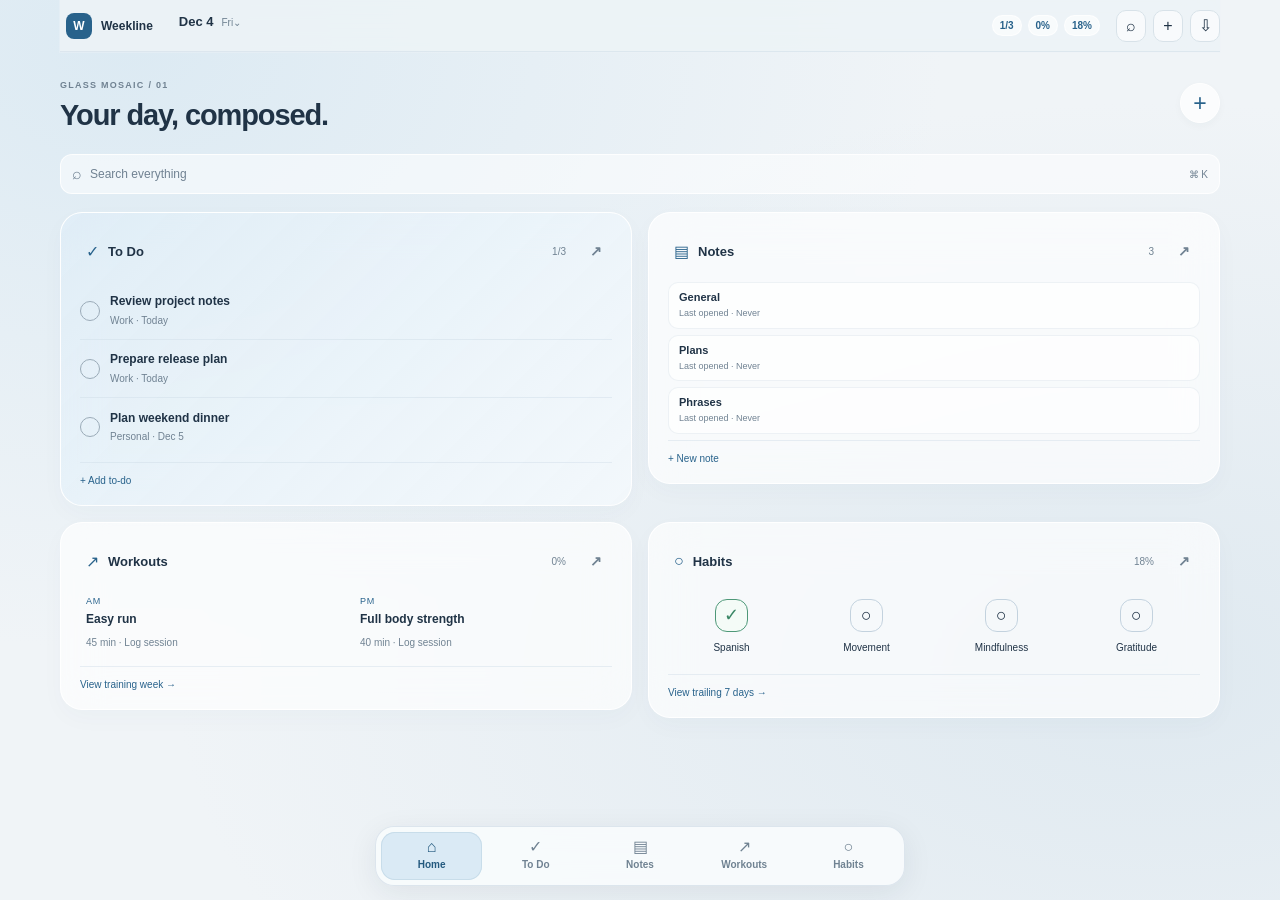
<file: src/mockup.html>
<!doctype html><html lang="en"><head><meta charset="utf-8"><meta name="viewport" content="width=device-width, initial-scale=1, maximum-scale=1, viewport-fit=cover"><title>Weekline · Glass Mosaic 01</title><style>
:root{--bg:#eef2f5;--paper:#fff;--ink:#1d2c3b;--muted:#667786;--line:#d9e1e7;--soft:#e2ebf2;--accent:#246b9e;--radius:20px;font-family:-apple-system,BlinkMacSystemFont,"Segoe UI",sans-serif;color:var(--ink);background:var(--bg)}*{box-sizing:border-box}body{margin:0}button,input,select,textarea{font:inherit;color:inherit}button{cursor:pointer;border:0;background:none}button:focus-visible{outline:3px solid #74b3de;outline-offset:3px}input,select,textarea{width:100%;border:1px solid var(--line);background:white;border-radius:11px;padding:11px 12px;font-size:14px;min-width:0}textarea{min-height:95px;resize:vertical}button,input{touch-action:manipulation}h1,h2,h3,p{margin:0}small,.muted{color:var(--muted)}.gallery{max-width:1600px;margin:auto;padding:30px clamp(14px,3vw,45px)}.gallery h1{font-size:40px;letter-spacing:-1.6px;margin:12px 0}.gallery>p{max-width:780px;line-height:1.6;color:var(--muted)}.eyebrow{font-size:10px;font-weight:750;letter-spacing:.12em;text-transform:uppercase;color:var(--muted)}.gallery-grid{display:grid;grid-template-columns:repeat(5,minmax(0,1fr));gap:17px;margin-top:28px}.preview-card{background:white;border:1px solid var(--line);border-radius:20px;overflow:hidden}.preview-card>.preview-open{width:100%;padding:14px;text-align:left}.preview-card h2{font-size:15px;letter-spacing:-.4px}.preview-card p{font-size:11px;color:var(--muted);line-height:1.5;margin:8px 0;min-height:50px}.mini-viewport{height:340px;overflow:hidden;background:var(--bg);border:1px solid var(--line);border-radius:14px;margin:12px 0;pointer-events:none;position:relative}.mini-app{width:360px;transform:scale(.56);transform-origin:top left;padding:18px}.try{font-size:12px;color:var(--accent);font-weight:750}.demo-note{margin-top:22px;font-size:12px;color:var(--muted)}.workspace[hidden],.gallery[hidden],[hidden]{display:none!important}.comparison-bar{position:sticky;top:0;z-index:20;background:#172b3d;color:white;display:flex;gap:10px;align-items:center;justify-content:space-between;padding:9px 20px;min-height:48px}.comparison-bar button,.comparison-bar select{color:white;font-size:11px;border:1px solid #ffffff38;background:#ffffff0c;border-radius:8px;padding:7px 10px;width:auto}.comparison-bar option{color:#172b3d;background:white}.comparison-bar .controls{display:flex;gap:6px}.app{max-width:1160px;margin:auto;min-height:calc(100dvh - 48px);display:flex;flex-direction:column;position:relative;padding:0 26px 95px}.app-header{display:flex;align-items:center;justify-content:space-between;gap:12px;padding:20px 0 14px}.brand{display:flex;align-items:center;gap:9px;font-size:14px;font-weight:750}.mark{width:29px;height:29px;background:var(--accent);color:white;display:grid;place-items:center;border-radius:10px}.header-actions{display:flex;gap:7px}.icon-btn{background:var(--paper);border:1px solid var(--line);width:37px;height:37px;border-radius:12px;display:inline-grid;place-items:center;font-size:18px}.scoreline{display:flex;gap:8px;font-size:11px;color:var(--accent);font-weight:700}.page-head{display:flex;align-items:center;justify-content:space-between;gap:10px;margin:12px 0 20px}.page-head h1{font-size:29px;letter-spacing:-1px}.primary{background:var(--accent);color:white;border-radius:11px;padding:11px 15px;font-weight:650;font-size:12px}.secondary{background:white;border:1px solid var(--line);border-radius:11px;padding:10px 14px;font-size:12px}.danger{color:#b32e3b;font-size:12px;padding:9px}.searchbox{display:flex;align-items:center;gap:8px;background:#e2eaf0;border:1px solid #d5e1e9;border-radius:13px;padding:0 11px;margin-bottom:17px;color:var(--muted)}.searchbox input{background:none;border:0;padding:12px 0;font-size:12px}.date-block{display:flex;align-items:center;gap:15px;margin:12px 0 20px}.date-number{font-size:68px;font-weight:720;letter-spacing:-4px;line-height:1}.date-block strong{display:block;font-size:23px;letter-spacing:-.7px}.date-block small{display:block;margin-top:5px;font-size:11px}.mosaic{display:grid;grid-template-columns:repeat(2,minmax(0,1fr));gap:12px}.tile{background:var(--paper);border:1px solid var(--line);border-radius:var(--radius);padding:18px;text-align:left;min-height:142px;position:relative;overflow:hidden;box-shadow:0 3px 10px #1d2c3b04;display:flex;flex-direction:column;align-items:flex-start;transition:transform .15s,box-shadow .15s}.tile:hover{transform:translateY(-2px);box-shadow:0 9px 20px #1d2c3b0d}.tile-top{display:flex;align-items:center;justify-content:space-between;gap:8px;width:100%;font-size:13px;font-weight:700}.tile-icon{font-size:17px;color:var(--accent);font-weight:500}.tile-value{font-size:36px;line-height:1.05;color:var(--accent);font-weight:650;letter-spacing:-1.5px;margin-top:17px}.tile-caption{font-size:10px;color:var(--muted);margin-top:7px}.tile-detail{font-size:11px;line-height:1.45;margin-top:12px;color:var(--muted)}.tile[data-key="todo"]{background:var(--accent);color:white;border-color:var(--accent)}.tile[data-key="todo"] .tile-value,.tile[data-key="todo"] .tile-icon,.tile[data-key="todo"] .tile-caption,.tile[data-key="todo"] .tile-detail{color:white}.capture{display:flex;gap:8px;margin:18px 0}.capture>button{flex:1}.peek{background:var(--paper);border:1px solid var(--line);border-radius:17px;padding:17px;margin-top:16px}.peek-title{display:flex;justify-content:space-between;align-items:center;margin-bottom:10px;font-size:13px}.peek-title button{color:var(--accent);font-size:11px}.peek p{font-size:12px;color:var(--muted);line-height:1.6}.nav{position:fixed;bottom:14px;left:50%;transform:translateX(-50%);display:flex;justify-content:space-around;gap:4px;background:#fffffff0;backdrop-filter:blur(24px);border:1px solid #d4dee8c9;border-radius:22px;padding:8px;width:min(590px,calc(100% - 28px));box-shadow:0 7px 30px #1d2c3b13;z-index:15}.nav button{flex:1;display:flex;flex-direction:column;align-items:center;gap:4px;font-size:9px;color:var(--muted);padding:5px;border-radius:14px}.nav span{font-size:19px;line-height:1}.nav button.active{background:var(--soft);color:var(--accent);font-weight:700}.desktop-home{display:grid;grid-template-columns:minmax(0,1fr) minmax(0,.75fr);gap:24px}.desktop-home .home-aside{padding-top:14px}.list{border:1px solid var(--line);border-radius:17px;background:white;overflow:hidden}.task{display:flex;gap:10px;align-items:center;padding:15px;border-bottom:1px solid var(--line)}.task:last-child{border-bottom:0}.check{width:23px;height:23px;flex:none;border:1.5px solid #9aaab7;border-radius:50%;background:none;color:white;padding:0;font-size:13px}.check.on{background:var(--accent);border-color:var(--accent)}.task-copy{flex:1;text-align:left;min-width:0}.task-copy b{font-size:13px;font-weight:600;display:block;overflow-wrap:anywhere}.task-copy small{display:block;font-size:10px;margin-top:5px}.task.done b{text-decoration:line-through;color:var(--muted)}.text-btn{color:var(--accent);font-size:11px;padding:8px 0}.section-label{display:flex;align-items:center;justify-content:space-between;gap:12px;margin:23px 0 10px;font-size:15px;font-weight:700}.section-label small{font-size:10px;font-weight:400}.filters{display:flex;gap:6px;flex-wrap:wrap;margin:12px 0}.filters button{padding:8px 13px;border:1px solid var(--line);background:white;border-radius:10px;font-size:11px}.filters button.on{background:var(--ink);color:white;border-color:var(--ink)}.quick-form{display:flex;gap:8px}.quick-form input{flex:1}.quick-form select{width:110px}.empty{font-size:12px;color:var(--muted);padding:23px;text-align:center;border:1px dashed #c5d2db;border-radius:15px;line-height:1.6}.calendar-layout{display:grid;grid-template-columns:1fr 1fr;gap:20px;align-items:start}.calendar-panel,.panel{background:white;border:1px solid var(--line);border-radius:19px;padding:18px}.month-head{display:flex;align-items:center;justify-content:space-between;gap:10px;font-size:16px;font-weight:700;margin-bottom:16px}.month-head button{font-size:20px;padding:4px 10px}.cal-grid{display:grid;grid-template-columns:repeat(7,1fr);gap:4px}.cal-grid .weekday{font-size:10px;text-align:center;color:var(--muted);padding:7px 0}.cal-day{height:44px;border-radius:11px;position:relative;font-size:12px}.cal-day.today{border:1px solid var(--accent)}.cal-day.selected{background:var(--accent);color:white}.cal-day i{position:absolute;width:4px;height:4px;border-radius:50%;bottom:5px;left:calc(50% - 2px);background:currentColor}.agenda-item{display:flex;align-items:center;gap:10px;padding:13px 0;border-bottom:1px solid var(--line)}.agenda-item>span{font-size:10px;color:var(--muted);width:47px;flex:none}.agenda-item>button{flex:1;text-align:left;border-left:3px solid var(--accent);padding:6px 10px}.agenda-item b{font-size:12px;display:block}.agenda-item small{font-size:10px;display:block;margin-top:5px}.week-control{display:flex;align-items:center;justify-content:space-between;padding:12px 0}.week-control button{background:white;border:1px solid var(--line);border-radius:10px;padding:9px 14px}.week-control strong{font-size:13px}.workout-day{margin-bottom:12px;background:white;border:1px solid var(--line);border-radius:17px;padding:14px}.workout-day h3{font-size:12px;margin-bottom:12px}.slots{display:grid;grid-template-columns:1fr 1fr;gap:10px}.slot{background:var(--bg);border:1px solid var(--line);border-radius:12px;padding:11px;min-height:110px}.slot-label{font-size:9px;font-weight:750;color:var(--muted);letter-spacing:.08em;margin-bottom:10px}.session{padding:8px 0;border-bottom:1px solid var(--line)}.session b{font-size:12px;display:block}.session small{font-size:10px;display:block;margin:5px 0}.session .actions{display:flex;justify-content:space-between;gap:7px}.session button{color:var(--accent);font-size:10px;padding:5px 0}.slot-add{color:var(--accent);font-size:10px;width:100%;padding-top:10px}.stats{display:flex;gap:10px;margin:10px 0 18px}.stats>div{flex:1;background:white;border:1px solid var(--line);border-radius:14px;padding:14px}.stats b{font-size:25px;color:var(--accent);letter-spacing:-1px}.stats small{display:block;font-size:10px;margin-top:5px}.notes-grid{display:grid;grid-template-columns:repeat(auto-fill,minmax(210px,1fr));gap:12px}.note-card{background:white;border:1px solid var(--line);border-radius:17px;padding:18px;text-align:left;min-height:180px}.note-card b{font-size:14px;display:block}.note-card p{font-size:11px;line-height:1.6;color:var(--muted);margin:12px 0;white-space:pre-wrap;overflow:hidden;max-height:75px}.note-card small{font-size:9px}.habit-header,.habit-row{display:grid;grid-template-columns:minmax(120px,1fr) repeat(7,36px);gap:7px;align-items:center}.habit-header{font-size:10px;color:var(--muted);padding:10px 14px;text-align:center}.habit-header span:first-child{text-align:left}.habit-row{background:white;border:1px solid var(--line);border-radius:15px;padding:14px;margin-bottom:10px}.habit-name{text-align:left}.habit-name b{display:block;font-size:12px}.habit-name small{display:block;font-size:9px;margin-top:5px}.tick{width:34px;height:34px;border-radius:10px;background:var(--bg);border:1px solid var(--line);font-size:12px;color:var(--muted)}.tick.on{border:2px solid #3b9765;color:#28794e;background:#f4fbf6}.modal-backdrop{position:fixed;inset:0;z-index:40;background:#1025376b;backdrop-filter:blur(7px);display:flex;align-items:center;justify-content:center;padding:20px}.sheet{width:min(600px,100%);max-height:92dvh;overflow:auto;background:var(--bg);border:1px solid #ffffff80;border-radius:24px;padding:22px;box-shadow:0 20px 80px #11263833}.sheet.wide{width:min(1250px,100%)}.sheet-title{display:flex;align-items:center;justify-content:space-between;gap:15px;margin-bottom:16px}.sheet-title h2{font-size:22px;letter-spacing:-.6px}.sheet label{display:block;font-size:11px;color:var(--muted);margin:15px 0 6px}.row2{display:grid;grid-template-columns:1fr 1fr;gap:12px}.form-actions{display:flex;align-items:center;gap:10px;justify-content:flex-end;margin-top:22px}.toolbar{display:flex;gap:4px;flex-wrap:wrap;margin-bottom:7px}.toolbar button{background:white;border:1px solid var(--line);border-radius:7px;padding:7px 12px;font-size:12px}.rich-editor{min-height:250px;background:white;border:1px solid var(--line);border-radius:12px;padding:18px;line-height:1.65;outline-color:var(--accent);font-size:15px;overflow-wrap:anywhere}.rich-editor img,.reader img{max-width:100%;max-height:500px;object-fit:contain;border-radius:10px}.reader{background:white;border:1px solid var(--line);border-radius:15px;padding:22px;font-size:15px;line-height:1.7;min-height:160px;overflow-wrap:anywhere}.reader ul,.reader ol{padding-left:25px}.reader h2{margin:13px 0;font-size:22px}.reader p{margin:8px 0}.folder-chip{border:1px solid var(--line);padding:7px 10px;border-radius:9px;background:white;font-size:10px}.search-result{display:block;text-align:left;width:100%;padding:14px;background:white;border:1px solid var(--line);border-radius:12px;margin-top:8px}.search-result b{font-size:13px;display:block}.search-result small{display:block;font-size:10px;margin-top:4px}.toast{position:fixed;z-index:100;bottom:100px;left:50%;transform:translateX(-50%);background:var(--ink);color:white;font-size:12px;padding:12px 18px;border-radius:12px;box-shadow:0 6px 20px #1d2c3b22;max-width:90vw}.home-nav{display:flex;gap:8px;overflow:auto;margin:12px 0}.home-nav button{flex:1;padding:9px;background:white;border:1px solid var(--line);border-radius:10px;font-size:10px;white-space:nowrap}
@media(prefers-reduced-motion:reduce){*{transition:none!important}}
:root{--ink:#203346;--accent:#28628b;--line:#d8e2e9;--muted:#708292;--bg:#edf2f6}body{background:radial-gradient(ellipse at 10% 5%,#dceaf3,transparent 50%),radial-gradient(ellipse at 90% 75%,#dfe9f0,transparent 60%),#f0f4f7;min-height:100vh}.gallery{max-width:1440px;padding:44px 30px}.gallery h1{font-size:48px;font-weight:650}.gallery-grid{grid-template-columns:repeat(3,minmax(0,1fr));gap:22px}.preview-card{border:1px solid #fff;background:#ffffff95;border-radius:22px;box-shadow:0 9px 30px #253d5009}.card-label{padding:22px 22px 0}.card-label h2{font-size:24px;margin-top:8px}.preview-card p{font-size:12px;min-height:38px}.dual-preview{position:relative;height:270px;margin:16px 16px 0;overflow:hidden;background:#dde7ee;border-radius:14px}.dual-preview iframe{border:0;display:block;transform-origin:0 0;pointer-events:none}.desktop-thumb{position:absolute;top:18px;left:12px;width:100%;height:214px;overflow:hidden;border:4px solid #263a4a;border-radius:10px;background:#edf2f6;box-shadow:0 10px 20px #20334620}.desktop-thumb iframe{width:1200px;height:840px;transform:scale(.29)}.phone-thumb{position:absolute;right:10px;bottom:8px;width:108px;height:229px;border:4px solid #243748;border-radius:19px;overflow:hidden;background:#edf2f6;box-shadow:0 5px 20px #172b3d2a}.phone-thumb iframe{width:390px;height:850px;transform:scale(.257)}.card-actions{padding:17px;display:flex;gap:8px}.card-actions button{flex:1;background:#fff;border:1px solid var(--line);padding:11px;border-radius:10px;color:var(--accent);font-size:12px;font-weight:600}.card-actions button:last-child{background:var(--ink);color:white;border-color:var(--ink)}.comparison-bar{min-height:42px;height:42px;padding:4px 20px}.comparison-bar button,.comparison-bar select{padding:5px 8px}.device-controls{display:flex;gap:4px}.device-controls button.selected{background:#ffffff30}.app{max-width:1240px;padding:0 40px 95px;min-height:calc(100dvh - 42px)}.app-header{position:sticky;top:42px;z-index:16;height:52px;padding:0;gap:16px;border-bottom:1px solid #cbd9e580;background:#edf3f7e6;backdrop-filter:blur(24px);box-shadow:0 0 0 1px #edf3f766}.brand{font-size:12px}.mark{height:26px;width:26px;border-radius:8px;font-size:12px}.header-date{display:flex;align-items:baseline;gap:8px;margin-right:auto;padding:10px 4px}.header-date strong{font-size:13px}.header-date span{font-size:10px;color:var(--muted)}.icon-btn{width:30px;height:30px;border-radius:10px;font-size:16px;background:#ffffff90}.scoreline{gap:6px;font-size:10px}.scoreline span{background:#ffffffa0;border:1px solid #ffffffc0;padding:4px 7px;border-radius:20px}.overview-tools{display:flex;justify-content:space-between;align-items:center;margin:28px 0 22px}.overview-tools h1{font-size:29px;letter-spacing:-1.1px;font-weight:600;margin-top:7px}.eyebrow{font-size:9px;letter-spacing:.14em}.round-add{border:1px solid white;background:#ffffffc0;box-shadow:0 3px 8px #20334608;border-radius:50%;width:40px;height:40px;font-size:23px;color:var(--accent)}.searchbox{min-height:40px!important;background:#ffffff80;border-color:#ffffffd0;margin:0 0 18px;border-radius:12px}.mosaic+.searchbox{margin-top:18px}.mosaic{grid-template-columns:1fr 1fr;gap:16px}.tile,.tile[data-key="todo"],.tile[data-key="habits"]{min-height:0;display:flex;flex-direction:column;background:#ffffffa8;color:var(--ink);border:1px solid #fffffff0;backdrop-filter:blur(22px);border-radius:22px;padding:19px;box-shadow:0 8px 24px #294b6407;overflow:hidden}.tile[data-key="todo"]{background:linear-gradient(135deg,#dfedf7c9,#f4f9fcdd)}.tile[data-key="todo"] .tile-icon{color:var(--accent)}.tile-top{flex:none;align-items:center}.tile-top>button:first-child{display:flex;align-items:center;gap:9px;flex:1;text-align:left;font-size:13px;font-weight:650;min-width:0}.tile-count{font-size:10px;color:var(--muted);font-weight:500;margin-left:auto}.open-section{font-size:14px;color:var(--muted);padding:6px}.tile-icon{font-size:16px}.tile-items{width:100%;margin:12px 0 6px;flex:1}.preview-row{display:flex;align-items:center;gap:10px;min-height:58px;width:100%;border-bottom:1px solid #cbd8e46b;text-align:left;padding:9px 0}.preview-row:last-child{border-bottom:0}.preview-row .check{width:20px;height:20px}.item-text{flex:1;min-width:0;text-align:left;padding:0}.item-text b{font-size:12px;font-weight:550;display:block;white-space:nowrap;overflow:hidden;text-overflow:ellipsis;line-height:1.6}.item-text small{font-size:10px;display:block;white-space:nowrap;overflow:hidden;text-overflow:ellipsis;line-height:1.7}.note-dot{width:4px;height:25px;border-radius:3px;background:#82a5bd;flex:none}.row-arrow{font-size:12px;color:#8ba2b3}.tile-footer{width:100%;font-size:10px;text-align:left;color:var(--accent);padding:12px 0 0;margin-top:auto;border-top:1px solid #cbd8e46b}.session-preview{display:flex;width:100%;gap:16px;margin:15px 0}.session-preview button{text-align:left;flex:1;min-width:0}.session-preview small{display:block;font-size:9px;letter-spacing:.08em;color:var(--accent)}.session-preview b{display:block;font-size:12px;margin:6px 0;white-space:nowrap;overflow:hidden;text-overflow:ellipsis}.session-preview span{font-size:10px;color:var(--muted)}.habit-preview{display:flex;gap:8px;width:100%;padding:18px 0;flex:1}.habit-preview button{flex:1;font-size:10px;display:flex;flex-direction:column;align-items:center;gap:9px;line-height:1.4}.habit-preview button>span{display:grid;place-items:center;font-size:18px;width:33px;height:33px;border:1px solid #c3d2de;border-radius:12px}.habit-preview .checked>span{border:1.5px solid #4e9878;background:#f4fbf7;color:#398665}.nav{width:min(530px,calc(100% - 28px));border-radius:19px;padding:5px;bottom:16px}.nav button{font-size:10px;min-height:44px}.nav span{font-size:18px}.page-head{margin-top:25px}.inline-capture{display:flex;gap:8px;margin-top:16px}.inline-capture input{background:#ffffffb0}.tile:hover{transform:translateY(-1px)}
.app[data-v="1"] .mosaic{grid-template-columns:1.25fr 1fr}.app[data-v="1"] .tile[data-key="todo"]{grid-row:span 2;justify-content:flex-start}.app[data-v="1"] .tile[data-key="todo"] .preview-row{min-height:90px}.app[data-v="1"] .tile[data-key="habits"]{grid-column:span 2}.app[data-v="1"] .habit-preview{padding:8px 0}.app[data-v="1"] .habit-preview button{flex-direction:row}.app[data-v="1"] .tile[data-key="habits"] .tile-footer{display:none}
.app[data-v="2"] .mosaic{gap:1px;background:#cad9e4;border:1px solid #ffffff;border-radius:20px;overflow:hidden}.app[data-v="2"] .tile{border:0;border-radius:0;box-shadow:none;background:#f5f9fccf}.app[data-v="2"] .searchbox{width:70%;margin-left:auto;margin-right:auto;border-radius:30px}.app[data-v="2"] .overview-tools{justify-content:center;text-align:center}
.app[data-v="3"] .mosaic,.app[data-v="5"] .mosaic{grid-template-columns:1fr;gap:10px}.app[data-v="3"] .tile,.app[data-v="5"] .tile{display:grid;grid-template-columns:145px 1fr 110px;align-items:center;gap:18px;border-radius:15px;padding:14px 18px}.app[data-v="3"] .tile-top,.app[data-v="5"] .tile-top{align-self:start;padding-top:10px}.app[data-v="3"] .tile-items,.app[data-v="5"] .tile-items{margin:0}.app[data-v="3"] .tile-footer,.app[data-v="5"] .tile-footer{border:0;margin:0;padding:0;text-align:right}.app[data-v="3"] .preview-row,.app[data-v="5"] .preview-row{min-height:48px}.app[data-v="3"] .habit-preview,.app[data-v="5"] .habit-preview{padding:6px 0}.app[data-v="3"] .habit-preview button,.app[data-v="5"] .habit-preview button{flex-direction:row}.app[data-v="3"] .session-preview,.app[data-v="5"] .session-preview{margin:0}
.app[data-v="4"] .mosaic{grid-template-columns:1fr 1fr}.app[data-v="4"] .tile[data-key="todo"],.app[data-v="4"] .tile[data-key="notes"]{grid-column:span 2;display:grid;grid-template-columns:150px 1fr;column-gap:25px}.app[data-v="4"] .tile-items{grid-column:2;grid-row:1/3;display:flex;gap:20px;margin:0}.app[data-v="4"] .preview-row{border:0;align-items:start;flex:1;min-width:0;flex-direction:column;gap:10px}.app[data-v="4"] .note-dot{height:4px;width:25px}.app[data-v="4"] .row-arrow{display:none}.app[data-v="4"] .tile-footer{border:0;padding:0;margin-top:20px}
.app[data-v="5"] .tile{border-radius:5px 17px 17px 5px;border-left:3px solid #8eaec4}.app[data-v="5"] .tile-top:before{counter-increment:ribbon;content:'0' counter(ribbon);font-size:10px;color:#89a3b7;margin-right:9px}.app[data-v="5"] .mosaic{counter-reset:ribbon}
body[data-device="desktop"] .app[data-v="2"],body[data-device="desktop"] .app[data-v="5"]{padding-left:160px}body[data-device="desktop"] .app[data-v="2"] .nav,body[data-device="desktop"] .app[data-v="5"] .nav{position:absolute;left:15px;top:160px;bottom:auto;width:115px;transform:none;flex-direction:column;border-radius:18px;box-shadow:none}.embedded .comparison-bar{display:none}.embedded .app-header{top:0}.embedded .app{min-height:100dvh}.embedded .gallery{display:none}
body[data-device="mobile"] .app{max-width:420px;padding:0 16px 95px;border-left:1px solid #ffffff90;border-right:1px solid #ffffff90;min-height:calc(100dvh - 42px)}body[data-device="mobile"] .brand-word{display:none}body[data-device="mobile"] .app-header{gap:8px;height:46px}body[data-device="mobile"] .header-date{gap:5px}body[data-device="mobile"] .header-date strong{font-size:12px}body[data-device="mobile"] .header-date span{font-size:9px}body[data-device="mobile"] .scoreline{gap:4px;font-size:9px}body[data-device="mobile"] .scoreline span{padding:4px}body[data-device="mobile"] .header-actions{gap:4px}body[data-device="mobile"] .backup-btn{display:none}body[data-device="mobile"] .header-actions .icon-btn{width:27px;height:28px}body[data-device="mobile"] .overview-tools{margin:20px 0 18px}body[data-device="mobile"] .overview-tools h1{font-size:24px}body[data-device="mobile"] .mosaic{gap:10px}body[data-device="mobile"] .tile{padding:13px;border-radius:17px}body[data-device="mobile"] .tile-top>button:first-child{font-size:12px;gap:6px}body[data-device="mobile"] .tile-count{font-size:9px}body[data-device="mobile"] .tile-items{margin:8px 0}body[data-device="mobile"] .preview-row{min-height:58px;gap:7px}body[data-device="mobile"] .item-text b{font-size:11px}body[data-device="mobile"] .item-text small{font-size:9px}body[data-device="mobile"] .preview-row .check{width:17px;height:17px}body[data-device="mobile"] .session-preview{flex-direction:column;gap:12px;margin:13px 0}body[data-device="mobile"] .habit-preview{flex-direction:column;gap:10px;padding:13px 0}body[data-device="mobile"] .habit-preview button{flex-direction:row;text-align:left;font-size:10px}body[data-device="mobile"] .habit-preview button>span{width:24px;height:24px;border-radius:8px;font-size:13px}body[data-device="mobile"] .nav{width:min(388px,calc(100% - 28px))}body[data-device="mobile"] .open-section{padding:3px}body[data-device="mobile"] .calendar-layout{grid-template-columns:1fr}body[data-device="mobile"] .quick-form{flex-wrap:wrap}body[data-device="mobile"] .quick-form input{flex-basis:65%}body[data-device="mobile"] .notes-grid{grid-template-columns:1fr 1fr}body[data-device="mobile"] .habit-row,body[data-device="mobile"] .habit-header{grid-template-columns:minmax(75px,1fr) repeat(7,minmax(22px,1fr));gap:4px;padding:10px 8px}body[data-device="mobile"] .tick{width:100%;max-width:32px;height:31px}body[data-device="mobile"] .habit-name b{font-size:10px}body[data-device="mobile"] .habit-name small{font-size:8px}
body[data-device="mobile"] .app[data-v="1"] .mosaic{grid-template-columns:1fr 1fr}body[data-device="mobile"] .app[data-v="1"] .tile[data-key="todo"]{grid-column:span 2;grid-row:auto}body[data-device="mobile"] .app[data-v="1"] .tile[data-key="todo"] .preview-row{min-height:48px}body[data-device="mobile"] .app[data-v="1"] .tile[data-key="habits"]{grid-column:2}body[data-device="mobile"] .app[data-v="1"] .tile[data-key="notes"]{grid-row:span 2}body[data-device="mobile"] .app[data-v="1"] .tile[data-key="workouts"]{grid-column:2}body[data-device="mobile"] .app[data-v="2"] .mosaic{gap:1px}body[data-device="mobile"] .app[data-v="2"] .tile{border-radius:0}body[data-device="mobile"] .app[data-v="2"] .searchbox{width:100%}
body[data-device="mobile"] .app[data-v="3"] .tile,body[data-device="mobile"] .app[data-v="5"] .tile{display:flex;gap:0}body[data-device="mobile"] .app[data-v="3"] .tile-top,body[data-device="mobile"] .app[data-v="5"] .tile-top{align-self:stretch;padding-top:0}body[data-device="mobile"] .app[data-v="3"] .tile-items,body[data-device="mobile"] .app[data-v="5"] .tile-items{margin:8px 0}body[data-device="mobile"] .app[data-v="3"] .preview-row,body[data-device="mobile"] .app[data-v="5"] .preview-row{min-height:44px}body[data-device="mobile"] .app[data-v="3"] .tile-footer,body[data-device="mobile"] .app[data-v="5"] .tile-footer{text-align:left;padding-top:9px;border-top:1px solid var(--line)}body[data-device="mobile"] .app[data-v="3"] .session-preview,body[data-device="mobile"] .app[data-v="5"] .session-preview{flex-direction:row;margin:14px 0}body[data-device="mobile"] .app[data-v="3"] .habit-preview,body[data-device="mobile"] .app[data-v="5"] .habit-preview{flex-direction:row;padding:12px 0}body[data-device="mobile"] .app[data-v="3"] .habit-preview button,body[data-device="mobile"] .app[data-v="5"] .habit-preview button{flex-direction:column;font-size:9px}
body[data-device="mobile"] .app[data-v="4"] .tile[data-key="todo"],body[data-device="mobile"] .app[data-v="4"] .tile[data-key="notes"]{display:flex}body[data-device="mobile"] .app[data-v="4"] .tile-items{display:block;margin:8px 0}body[data-device="mobile"] .app[data-v="4"] .preview-row{flex-direction:row;align-items:center;border-bottom:1px solid #cbd8e46b;min-height:44px}body[data-device="mobile"] .app[data-v="4"] .preview-row:last-child{border:0}body[data-device="mobile"] .app[data-v="4"] .note-dot{height:22px;width:4px}body[data-device="mobile"] .app[data-v="4"] .tile-footer{margin-top:0;padding-top:8px}.embedded[data-device="mobile"] .app{border:0}
@media(max-width:1000px){.gallery-grid{grid-template-columns:repeat(2,minmax(0,1fr))}}@media(max-width:600px){.gallery{padding:28px 16px}.gallery h1{font-size:36px}.gallery-grid{grid-template-columns:1fr}.comparison-bar{padding:4px 8px;gap:5px}.comparison-bar select{max-width:132px;font-size:10px}.comparison-bar button{font-size:10px}.comparison-bar .controls{display:none}.gallery>p{font-size:13px}}

/* Balanced opens directly and keeps section controls beside the content. */
.app[data-v="0"]>.nav,body[data-device="mobile"] .app[data-v="0"]>.nav{position:sticky;top:94px;bottom:auto;left:auto;transform:none;order:initial;width:100%;margin:10px 0 4px;box-shadow:0 3px 12px #20334608;background:#f8fbfceF;z-index:15;gap:3px;border-radius:14px;backdrop-filter:blur(20px)}
.app[data-v="0"]>.nav button{min-height:44px;padding:7px 3px;font-size:11px;font-weight:550;white-space:nowrap;gap:4px}.app[data-v="0"]>.nav button.active{background:#daeaf5;color:#23597e;box-shadow:inset 0 0 0 1px #c8ddea}.app[data-v="0"]>.nav span{font-size:16px}.app[data-v="0"] .open-section{min-width:32px;min-height:32px}.app[data-v="0"] .tile-top>button:first-child{min-height:38px}.embedded .app[data-v="0"]>.nav{top:52px}body[data-device="mobile"] .app[data-v="0"]>.nav{top:88px}body.embedded[data-device="mobile"] .app[data-v="0"]>.nav{top:46px}

/* Compact content and a single bottom tray. */
.app>.nav,body[data-device="mobile"] .app>.nav,body[data-device="desktop"] .app>.nav,body.embedded .app>.nav,body.embedded[data-device="mobile"] .app>.nav{position:fixed!important;top:auto!important;bottom:max(14px,env(safe-area-inset-bottom))!important;left:50%!important;transform:translateX(-50%)!important;flex-direction:row!important;width:min(530px,calc(100% - 28px));margin:0!important;z-index:20;border-radius:19px;box-shadow:0 7px 30px #1d2c3b13}
body[data-device="mobile"] .app>.nav{width:min(388px,calc(100% - 28px))}.app[data-v="0"]>.nav button{font-size:10px;min-height:44px}.task-filters{justify-content:center;margin:16px 0 20px}.quick-form{margin-top:20px}.quick-form input{min-width:0}.quick-form select{width:110px}.notes-controls{display:flex;align-items:center;justify-content:space-between;gap:10px;margin:14px 0}.notes-controls .filters{justify-content:center;flex:1;margin:0}.notes-grid.folder-grid{grid-template-columns:repeat(auto-fill,minmax(190px,1fr));gap:12px}.note-card.folder-tile,.compact-notes .note-card{min-height:0;height:auto;padding:18px;border-radius:16px;text-align:left;background:#ffffffa8}.folder-tile b{font-size:14px;font-weight:600}.folder-tile small,.compact-notes .note-card small{font-size:10px;margin-top:10px;display:block}.folder-breadcrumb{display:flex;align-items:center;gap:18px;margin:14px 0;font-size:13px}.home-folders{display:grid;gap:6px}.home-folders .folder-tile{padding:8px 10px;border-radius:10px;border:1px solid #d8e2e970}.home-folders .folder-tile b{font-size:11px}.home-folders .folder-tile small{font-size:9px;margin-top:4px}.sheet.wide{width:min(760px,100%)}.rich-editor{min-height:180px}.reader{min-height:110px}.app[data-v="0"] .mosaic{align-items:start}.app[data-v="0"] .tile[data-key="notes"]{align-self:start}body[data-device="mobile"] .notes-grid.folder-grid{grid-template-columns:1fr 1fr}body[data-device="mobile"] .folder-tile{padding:14px}body[data-device="mobile"] .folder-tile b{font-size:12px}body[data-device="mobile"] .folder-tile small{font-size:9px}body[data-device="mobile"] .home-folders .folder-tile{padding:8px}body[data-device="mobile"] .habit-preview{gap:8px}body[data-device="mobile"] .habit-preview button{font-size:9px}

/* Standalone 01: responsive safe-area layout, no comparison chrome. */
.app{min-height:100dvh;padding-bottom:calc(108px + env(safe-area-inset-bottom))}.app-header{top:0!important}.app>.nav,body[data-device="mobile"] .app>.nav{top:auto!important;bottom:calc(10px + env(safe-area-inset-bottom))!important;left:50%!important;position:fixed!important;transform:translateX(-50%)!important;display:flex!important;flex-direction:row!important;max-width:calc(100vw - 24px);width:530px;min-height:60px;padding:5px;isolation:isolate;pointer-events:auto;background:#f8fbfcf5}.app>.nav button{flex:1;min-width:0;min-height:48px!important;touch-action:manipulation}.app-header .icon-btn{min-height:32px}.app-header .header-date{min-height:44px}.app .overview-tools{margin-top:22px}.sheet{overscroll-behavior:contain}.slot,.session,.habit-name{min-width:0}.session b,.slot-add{overflow-wrap:anywhere}.quick-form input{font-size:16px}.quick-form select{font-size:14px}.home-folders .folder-tile small{white-space:normal;line-height:1.4}.habit-preview button{overflow-wrap:anywhere}
body[data-device="mobile"] .app{max-width:100%;min-height:100dvh;padding-bottom:calc(108px + env(safe-area-inset-bottom))}body[data-device="mobile"] .app>.nav{width:388px}.app-header .brand{flex-shrink:0}.sheet input,.sheet textarea,.sheet select{font-size:16px}
@media(max-width:360px){body[data-device="mobile"] .app{padding-left:10px;padding-right:10px}.app-header{gap:4px!important}.header-date{gap:3px!important}.header-date span{display:none}.scoreline{gap:3px!important}.header-actions{gap:3px!important}.tile{padding:10px!important}.tile-top>button:first-child{font-size:11px!important;gap:4px!important}.tile-icon{font-size:14px}.tile-count{font-size:9px!important}.tile-top .open-section{min-width:24px;padding:2px}.habit-preview button{font-size:9px!important}.tile-footer{font-size:9px}.notes-grid.folder-grid{gap:8px}.row2{gap:8px}.stats>div{padding:10px}.stats small{font-size:9px}}
</style></head><body><section class="workspace" id="workspace"><div class="app" id="app"></div></section><div id="modal-root"></div><div class="toast" id="toast" role="status" hidden></div>
<script>
'use strict';
const V=[['Glass Mosaic · Balanced','Four glass panels.']];
const T=['todo','notes','workouts','habits'],LABEL={calendar:'Calendar',workouts:'Workouts',todo:'To Do',notes:'Notes',habits:'Habits'},ICON={calendar:'▦',workouts:'↗',todo:'✓',notes:'▤',habits:'○'};
const $=s=>document.querySelector(s),esc=v=>String(v??'').replace(/[&<>"']/g,c=>({'&':'&amp;','<':'&lt;','>':'&gt;','"':'&quot;',"'":'&#39;'}[c]));
function day(d=new Date()){return `${d.getFullYear()}-${String(d.getMonth()+1).padStart(2,'0')}-${String(d.getDate()).padStart(2,'0')}`}
function date(s){return new Date(s+'T12:00:00')}function add(s,n){let d=date(s);d.setDate(d.getDate()+n);return day(d)}function monday(s){let d=date(s);d.setDate(d.getDate()-(d.getDay()+6)%7);return day(d)}
function fmt(s,opts={month:'short',day:'numeric'}){return date(s).toLocaleDateString(undefined,opts)}const today=day(),uid=()=>Date.now().toString(36)+Math.random().toString(36).slice(2,7),KEY='daily-mosaic-working-v1';
function seed(){return {tasks:[{id:uid(),title:'Review project notes',category:'Work',date:today,time:'09:30',done:false,repeat:'none',notes:'Confirm the decisions before the next review.'},{id:uid(),title:'Prepare release plan',category:'Work',date:today,time:'14:00',done:false,repeat:'weekly',notes:''},{id:uid(),title:'Book dentist',category:'Personal',date:'',time:'',done:false,repeat:'none',notes:''},{id:uid(),title:'Plan weekend dinner',category:'Personal',date:add(today,1),time:'',done:false,repeat:'none',notes:''},{id:uid(),title:'Read 10 pages',category:'Personal',date:today,time:'',done:true,repeat:'none',notes:''}],events:[{id:uid(),title:'Team check-in',date:today,time:'10:00',end:'10:30',notes:'Weekly priorities.'},{id:uid(),title:'Budget reminder',date:today,time:'',end:'',notes:''}],workouts:[{id:uid(),title:'Easy run',date:today,slot:'AM',kind:'Run',target:45,actual:null,effort:4,notes:''},{id:uid(),title:'Full body strength',date:today,slot:'PM',kind:'Strength',target:40,actual:null,effort:6,notes:''},{id:uid(),title:'Technique swim',date:add(today,2),slot:'AM',kind:'Swim',target:45,actual:null,effort:4,notes:''}],notes:[{id:uid(),title:'Release scope',tab:'Work',folder:'General',body:'<h2>Next release</h2><p>Keep the priorities clear and close open questions.</p><ul><li>Confirm ownership</li><li>Prepare UAT notes</li></ul>',entered:new Date().toISOString()},{id:uid(),title:'Weekend ideas',tab:'Personal',folder:'Plans',body:'<p>A long run, coffee, and dinner with friends.</p>',entered:new Date().toISOString()},{id:uid(),title:'Estoy en eso',tab:'Spanish',folder:'Phrases',body:'<p>I’m on it.</p><p>Use when something is already in progress.</p>',entered:new Date().toISOString()}],habits:[{id:uid(),title:'Spanish',goal:'Daily practice',days:[today,add(today,-1),add(today,-3)]},{id:uid(),title:'Movement',goal:'Move daily',days:[add(today,-1),add(today,-2)]},{id:uid(),title:'Mindfulness',goal:'Pause and reflect',days:[]},{id:uid(),title:'Gratitude',goal:'Name something you appreciate',days:[]}]}}
let data;try{data=JSON.parse(localStorage.getItem(KEY))}catch{}if(!data||!['tasks','events','notes','workouts','habits'].every(k=>Array.isArray(data[k])))data=seed();
if(data.habitSetVersion!==2){const spanish=data.habits.find(h=>['Spanish','Spanish practice'].includes(h.title));const titles=['Spanish','Movement','Mindfulness','Gratitude'];data.habits=titles.map(title=>data.habits.find(h=>h.title===title)||(title==='Spanish'&&spanish?{...spanish,title}: {id:uid(),title,goal:({Movement:'Move daily',Mindfulness:'Pause and reflect',Gratitude:'Name something you appreciate',Spanish:'Daily practice'})[title],days:[]}));data.habitSetVersion=2;try{localStorage.setItem(KEY,JSON.stringify(data))}catch{}}
let focusBeforeDialog=null;let device=innerWidth<700?'mobile':'desktop';let version=0,page='home',selectedDate=today,month=today.slice(0,7),week=monday(today),habitWeek=monday(today),taskFilter='Personal',showDone=false,noteTab='Work',noteFolder='all',modalKind='',recordId='',toastTimer,editorRange=null;
function save(){try{localStorage.setItem(KEY,JSON.stringify(data));return true}catch(e){notify('Storage is full. Export a backup before adding more images.');return false}}
function notify(s){$('#toast').textContent=s;$('#toast').hidden=false;clearTimeout(toastTimer);toastTimer=setTimeout(()=>$('#toast').hidden=true,3200)}
function plain(h){let el=document.createElement('div');el.innerHTML=h;return el.textContent||''}
function clean(h){const t=document.createElement('template');t.innerHTML=h;const ok=new Set(['P','DIV','BR','B','STRONG','I','EM','U','H2','H3','UL','OL','LI','BLOCKQUOTE','IMG','SPAN']);function walk(node){[...node.children].forEach(el=>{if(['SCRIPT','STYLE','IFRAME','OBJECT','SVG','MATH','LINK'].includes(el.tagName)){el.remove();return}walk(el);if(!ok.has(el.tagName)){el.replaceWith(...el.childNodes);return}[...el.attributes].forEach(a=>{if(!(el.tagName==='IMG'&&['src','alt'].includes(a.name)))el.removeAttribute(a.name)});if(el.tagName==='IMG'&&!el.src.startsWith('data:image/'))el.remove()})}walk(t.content);return t.innerHTML}
function taskToday(){return data.tasks.filter(t=>t.date===today)}function workoutScore(){let a=data.workouts.filter(w=>w.actual!==null);return a.length?Math.round(a.reduce((s,w)=>s+Math.min(w.actual/w.target,1)*100,0)/a.length):0}
function habitScore(){let ds=Array.from({length:7},(_,i)=>add(today,-i));return data.habits.length?Math.round(data.habits.reduce((n,h)=>n+ds.filter(d=>h.days.includes(d)).length,0)/(data.habits.length*7)*100):0}
function tile(key){let tt=taskToday(),tasks=data.tasks.filter(t=>!t.done).sort((a,b)=>(a.date||'9999').localeCompare(b.date||'9999')||(a.time||'99').localeCompare(b.time||'99')).slice(0,3),notes=[...data.notes].sort((a,b)=>(b.updated||b.entered).localeCompare(a.updated||a.entered)).slice(0,3);let content='';if(key==='todo')content=`<div class="tile-items">${tasks.map(t=>`<div class="preview-row"><button class="check" data-act="task-toggle" data-id="${t.id}" aria-label="Complete ${esc(t.title)}"></button><button data-act="task-edit" data-id="${t.id}" class="item-text"><b>${esc(t.title)}</b><small>${esc(t.category)} · ${t.date===today?'Today':t.date?fmt(t.date):'No date'}</small></button></div>`).join('')||'<p class="empty">All clear. Add a to-do.</p>'}</div>`;else if(key==='notes')content=`<div class="tile-items home-folders">${folderTiles(null,3)}</div>`;else if(key==='workouts')content=`<div class="session-preview">${data.workouts.filter(w=>w.date===today).slice(0,2).map(w=>`<button data-act="workout-log" data-id="${w.id}"><small>${w.slot}</small><b>${esc(w.title)}</b><span>${w.target} min · ${w.actual===null?'Log session':w.actual+' logged'}</span></button>`).join('')||'<span class="muted">No sessions today</span>'}</div>`;else content=`<div class="habit-preview">${data.habits.map(h=>`<button data-act="habit-tick" data-id="${h.id}" data-date="${today}" class="${h.days.includes(today)?'checked':''}" aria-pressed="${h.days.includes(today)}"><span>${h.days.includes(today)?'✓':'○'}</span>${esc(h.title)}</button>`).join('')}</div>`;let value=key==='todo'?`${tt.filter(t=>t.done).length}/${tt.length}`:key==='notes'?data.notes.length:key==='workouts'?workoutScore()+'%':habitScore()+'%';return `<article class="tile" data-key="${key}"><div class="tile-top"><button data-act="nav" data-page="${key}"><span class="tile-icon">${ICON[key]}</span>${LABEL[key]}<span class="tile-count">${value}</span></button><button class="open-section" data-act="nav" data-page="${key}" aria-label="Open ${LABEL[key]}">↗</button></div>${content}<button class="tile-footer" data-act="${key==='todo'?'task-new':key==='notes'?'note-new':'nav'}" data-page="${key}">${key==='todo'?'+ Add to-do':key==='notes'?'+ New note':key==='workouts'?'View training week →':'View trailing 7 days →'}</button></article>`}
function searchButton(){return '<button class="searchbox" style="width:100%;text-align:left;min-height:43px" data-act="search">⌕ <span style="font-size:12px">Search everything</span><span style="margin-left:auto;font-size:10px">⌘ K</span></button>'}
function dateBlock(){return ''}
function mosaicHome(v=version,mini=false){return `<div class="overview-tools"><div><span class="eyebrow">${v<3?'Glass Mosaic':'Mosaic Ribbon'} / 0${v%3+1}</span><h1>${['Your day, composed.','Make room for focus.','A clear workspace.','Today at a glance.','Keep things moving.','A little more flow.'][v]}</h1></div>${v===0||v===3?'<button class="round-add" data-act="capture" aria-label="Quick capture">+</button>':''}</div>${[0,2,4].includes(v)?searchButton():''}<div class="mosaic">${T.map(tile).join('')}</div>${[1,3,5].includes(v)?searchButton():''}${v===5?'<form id="quick-task" class="inline-capture"><input name="title" placeholder="Add a to-do for today…" aria-label="Quick task title" required><input type="hidden" name="category" value="Work"><button class="primary">Add →</button></form>':''}` }
function gallery(){}
function navHTML(){return `<nav class="nav" aria-label="Sections"><button data-act="nav" data-page="home" class="${page==='home'?'active':''}" aria-current="${page==='home'?'page':'false'}"><span>⌂</span>Home</button>${T.map(k=>`<button data-act="nav" data-page="${k}" class="${page===k?'active':''}" aria-current="${page===k?'page':'false'}"><span>${ICON[k]}</span>${LABEL[k]}</button>`).join('')}</nav>`}
function render(){const tt=taskToday();$('#app').dataset.v=version;$('#app').className='app';$('#app').innerHTML=`<header class="app-header"><button class="brand" data-act="nav" data-page="home" aria-label="Home"><span class="mark">W</span><span class="brand-word">Weekline</span></button><button class="header-date" data-act="nav" data-page="calendar" aria-label="Open Calendar"><strong>${fmt(today,{month:'short',day:'numeric'})}</strong><span>${fmt(today,{weekday:'short'})}⌄</span></button><div class="scoreline"><span title="Tasks completed today">${tt.filter(t=>t.done).length}/${tt.length}</span><span title="Workout efficiency">${workoutScore()}%</span><span title="Trailing 7-day habit efficiency">${habitScore()}%</span></div><div class="header-actions"><button class="icon-btn" data-act="search" aria-label="Search everything">⌕</button><button class="icon-btn" data-act="capture" aria-label="Quick capture">+</button><button class="icon-btn backup-btn" data-act="backup" aria-label="Export backup">⇩</button></div></header><div id="page-content">${page==='home'?mosaicHome():({todo:todoView,calendar:calendarView,workouts:workoutsView,notes:notesView,habits:habitsView})[page]()}</div>${navHTML()}`;document.querySelectorAll('button[data-device]').forEach(b=>b.classList.toggle('selected',b.dataset.device===device))}
function go(k){page=k;render();window.scrollTo({top:0,behavior:'instant'})}function choose(){version=0;page='home';render();window.scrollTo(0,0)}
function heading(title,action,label){return `<div class="page-head"><h1>${title}</h1><button class="primary" data-act="${action}">+ ${label}</button></div>`}
function taskList(list){return list.length?`<div class="list">${list.map(t=>`<div class="task ${t.done?'done':''}" draggable="true" data-task-id="${t.id}"><button class="check ${t.done?'on':''}" data-act="task-toggle" data-id="${t.id}" aria-label="${t.done?'Reopen':'Complete'} ${esc(t.title)}">${t.done?'✓':''}</button><button class="task-copy" data-act="task-edit" data-id="${t.id}"><b>${esc(t.title)}</b><small>${esc(t.category)}${t.date?' · '+fmt(t.date):' · No date'}${t.time?' · '+t.time:''}${t.repeat!=='none'?' · '+t.repeat:''}</small></button><button class="text-btn" data-act="task-edit" data-id="${t.id}" aria-label="Edit task">↗</button></div>`).join('')}</div>`:'<div class="empty">Nothing here yet. Add a to-do or drag one into this section.</div>'}
function todoView(){let all=data.tasks.filter(t=>!t.done&&(taskFilter==='all'||t.category===taskFilter));return `<form class="quick-form" id="quick-task"><input name="title" aria-label="Quick task title" placeholder="Add a to-do · press Enter" maxlength="160" required><select name="category" aria-label="Category"><option selected>Personal</option><option>Work</option></select></form><div class="filters task-filters">${['all','Work','Personal'].map(f=>`<button data-act="task-filter" data-filter="${f}" class="${taskFilter===f?'on':''}">${f==='all'?'All tasks':f}</button>`).join('')}</div>${[['Today',all.filter(t=>t.date&&t.date<=today),today],['Tomorrow',all.filter(t=>t.date===add(today,1)),add(today,1)],['Later',all.filter(t=>t.date>add(today,1)),add(today,2)],['No date',all.filter(t=>!t.date),'']].map(([title,list,d])=>`<section data-drop-date="${d}"><div class="section-label">${title}<small>${list.length} open</small></div>${taskList(list)}</section>`).join('')}<button class="text-btn" style="margin-top:15px" data-act="done-toggle">${showDone?'Hide':'Show'} completed (${data.tasks.filter(t=>t.done).length})</button>${showDone?taskList(data.tasks.filter(t=>t.done&&(taskFilter==='all'||t.category===taskFilter))):''}`}
function calendarView(){const first=date(month+'-01'),start=(first.getDay()+6)%7,count=new Date(first.getFullYear(),first.getMonth()+1,0).getDate();let cells='<span></span>'.repeat(start);for(let i=1;i<=count;i++){let d=month+'-'+String(i).padStart(2,'0'),marked=data.tasks.some(t=>t.date===d&&!t.done)||data.events.some(e=>e.date===d)||data.workouts.some(w=>w.date===d);cells+=`<button class="cal-day ${d===today?'today':''} ${d===selectedDate?'selected':''}" data-act="cal-day" data-date="${d}" data-drop-date="${d}" aria-pressed="${d===selectedDate}">${i}${marked?'<i></i>':''}</button>`}let items=[...data.events.filter(e=>e.date===selectedDate).map(e=>({...e,type:'event',action:'event-edit'})),...data.tasks.filter(t=>t.date===selectedDate&&!t.done).map(t=>({...t,type:'task',action:'task-edit'})),...data.workouts.filter(w=>w.date===selectedDate).map(w=>({...w,time:w.slot,type:'workout',action:'workout-edit'}))].sort((a,b)=>(a.time||'99').localeCompare(b.time||'99'));return heading('Calendar','event-new','Event')+`<div class="calendar-layout"><div class="calendar-panel"><div class="month-head"><button data-act="month-prev" aria-label="Previous month">‹</button><span>${fmt(month+'-01',{month:'long',year:'numeric'})}</span><button data-act="month-next" aria-label="Next month">›</button></div><div class="cal-grid">${['M','T','W','T','F','S','S'].map(d=>`<span class="weekday">${d}</span>`).join('')}${cells}</div><div style="display:flex;justify-content:space-between;margin-top:12px"><button class="text-btn" data-act="cal-today">Today</button><input style="width:auto;padding:6px;font-size:11px" type="date" id="jump-date" value="${selectedDate}" aria-label="Jump to date"></div></div><div class="panel"><div class="section-label" style="margin-top:0">${fmt(selectedDate,{weekday:'long',month:'short',day:'numeric'})}<button class="text-btn" data-act="task-new" data-date="${selectedDate}">+ To-do</button></div>${items.length?items.map(e=>`<div class="agenda-item"><span>${esc(e.time||'All day')}</span><button data-act="${e.action}" data-id="${e.id}"><b>${esc(e.title)}</b><small>${e.type}${e.end?' · Until '+e.end:''}</small></button></div>`).join(''):'<div class="empty">Your day is open.</div>'}</div></div><section data-drop-date=""><div class="section-label">No date <small>Drop a task here to clear its date</small></div>${taskList(data.tasks.filter(t=>!t.date&&!t.done))}</section>`}
function workoutsView(){let days=Array.from({length:7},(_,i)=>add(week,i)),ws=data.workouts.filter(w=>days.includes(w.date));return heading('Workouts','workout-new','Plan session')+`<div class="week-control"><button data-act="week-prev">←</button><strong>${fmt(week)} – ${fmt(add(week,6))}</strong><button data-act="week-next">→</button></div><div class="stats"><div><b>${ws.reduce((s,w)=>s+Number(w.target),0)}</b><small>Planned minutes</small></div><div><b>${ws.reduce((s,w)=>s+Number(w.actual||0),0)}</b><small>Logged minutes</small></div><div><b>${workoutScore()}%</b><small>Workout efficiency</small></div></div>${days.map(d=>`<section class="workout-day"><h3>${fmt(d,{weekday:'long',month:'short',day:'numeric'})}${d===today?' · Today':''}</h3><div class="slots">${['AM','PM'].map(slot=>`<div class="slot"><div class="slot-label">${slot}</div>${data.workouts.filter(w=>w.date===d&&w.slot===slot).map(w=>`<article class="session"><b>${esc(w.title)}</b><small>${esc(w.kind)} · ${w.target} min${w.actual!==null?' · '+Math.round(Math.min(w.actual/w.target,1)*100)+'%':''}</small><div class="actions"><button data-act="workout-edit" data-id="${w.id}">Edit plan</button><button data-act="workout-log" data-id="${w.id}">${w.actual===null?'Log session':'Edit log'}</button></div></article>`).join('')}<button class="slot-add" data-act="workout-new" data-date="${d}" data-slot="${slot}">+ Add ${slot} session</button></div>`).join('')}</div></section>`).join('')}`}
function folderLastOpened(tab,folder){const times=data.notes.filter(n=>n.tab===tab&&n.folder===folder&&n.lastOpened).map(n=>n.lastOpened).sort();return times.at(-1)||''}
function openedLabel(value){return value?'Last opened '+new Date(value).toLocaleString(undefined,{month:'short',day:'numeric',hour:'numeric',minute:'2-digit'}):'Last opened · Never'}
function folderTiles(tab=null,limit=Infinity){const groups=[...new Map(data.notes.filter(n=>!tab||n.tab===tab).map(n=>[n.tab+'|'+n.folder,{tab:n.tab,folder:n.folder}])).values()].sort((a,b)=>folderLastOpened(b.tab,b.folder).localeCompare(folderLastOpened(a.tab,a.folder)));return groups.slice(0,limit).map(g=>`<button class="note-card folder-tile" data-act="folder-open" data-tab="${esc(g.tab)}" data-folder="${esc(g.folder)}"><b>${esc(g.folder)}</b><small>${esc(openedLabel(folderLastOpened(g.tab,g.folder)))}</small></button>`).join('')}
function notesView(){const list=data.notes.filter(n=>n.tab===noteTab&&(noteFolder==='all'||n.folder===noteFolder));return `<div class="notes-controls"><div class="filters">${['Work','Personal','Spanish'].map(t=>`<button class="${noteTab===t?'on':''}" data-act="note-tab" data-tab="${t}">${t}</button>`).join('')}</div><button class="icon-btn" data-act="note-new" aria-label="New note">+</button></div>${noteFolder==='all'?`<div class="notes-grid folder-grid">${folderTiles(noteTab)}</div>`:`<div class="folder-breadcrumb"><button class="text-btn" data-act="note-folder" data-folder="all">← Folders</button><b>${esc(noteFolder)}</b></div><div class="notes-grid compact-notes">${list.map(n=>`<button class="note-card" data-act="note-read" data-id="${n.id}"><b>${esc(n.title)}</b><small>${esc(openedLabel(n.lastOpened))}</small></button>`).join('')}</div>`}${!list.length?'<div class="empty">Nothing here yet. Use + to create a note.</div>':''}`}
function habitsView(){const ds=Array.from({length:7},(_,i)=>add(habitWeek,i));return `<div class="stats"><div><b>${habitScore()}%</b><small>Trailing 7 days</small></div><div><b>${data.habits.filter(h=>h.days.includes(today)).length}/${data.habits.length}</b><small>Completed today</small></div></div><div class="week-control"><button data-act="habit-prev">←</button><strong>${fmt(habitWeek)} – ${fmt(add(habitWeek,6))}</strong><button data-act="habit-next">→</button></div><div class="habit-header"><span>Habit</span>${ds.map(d=>`<span>${fmt(d,{weekday:'narrow'})}<br>${date(d).getDate()}</span>`).join('')}</div>${data.habits.map(h=>`<article class="habit-row"><button class="habit-name" data-act="habit-edit" data-id="${h.id}"><b>${esc(h.title)}</b><small>${esc(h.goal)}</small></button>${ds.map(d=>`<button class="tick ${h.days.includes(d)?'on':''}" data-act="habit-tick" data-id="${h.id}" data-date="${d}" aria-label="${esc(h.title)}, ${fmt(d)}, ${h.days.includes(d)?'complete':'incomplete'}" aria-pressed="${h.days.includes(d)}">${h.days.includes(d)?'✓':'○'}</button>`).join('')}</article>`).join('')}`}
function modal(title,body,{kind='',id='',wide=false,form=true}={}){if(!$('#modal-root').children.length)focusBeforeDialog=document.activeElement;modalKind=kind;recordId=id;editorRange=null;$('#modal-root').innerHTML=`<div class="modal-backdrop"><section class="sheet ${wide?'wide':''}" role="dialog" aria-modal="true" aria-label="${esc(title)}"><div class="sheet-title"><h2>${title}</h2><button class="icon-btn" data-act="close" aria-label="Close">×</button></div>${form?'<form id="editor">':''}${body}${form?'<div class="form-actions">'+(id?`<button class="danger" type="button" data-act="delete">Delete</button>`:'')+'<button class="secondary" type="button" data-act="close">Cancel</button><button class="primary" type="submit">Save</button></div></form>':''}</section></div>`;$('#workspace').inert=true;setTimeout(()=>$('#modal-root input,#modal-root button')?.focus(),0)}
function close(){if($('#rich-body')){const existing=data.notes.find(n=>n.id===recordId);if($('#note-title')?.value!==(existing?.title||'')||clean($('#rich-body').innerHTML)!==(existing?.body||'')){if(!confirm('Discard unsaved note changes?'))return}}forceClose()}
function forceClose(){$('#modal-root').innerHTML='';modalKind='';recordId='';$('#workspace').inert=false;if(focusBeforeDialog?.isConnected)focusBeforeDialog.focus();focusBeforeDialog=null}
function field(label,name,value='',type='text',extra=''){return `<label for="f-${name}">${label}</label><input id="f-${name}" name="${name}" type="${type}" value="${esc(value)}" ${extra}>`}
function select(label,name,vals,current){return `<label for="f-${name}">${label}</label><select id="f-${name}" name="${name}">${vals.map(v=>`<option ${v===current?'selected':''}>${esc(v)}</option>`).join('')}</select>`}
function taskEditor(id='',d){const t=data.tasks.find(t=>t.id===id)||{category:'Personal',date:d??today,repeat:'none'};modal(id?'Edit to-do':'New to-do',field('Title','title',t.title,'text','required maxlength="160"')+`<div class="row2">${select('Category','category',['Work','Personal'],t.category)}${select('Repeat','repeat',['none','daily','weekly'],t.repeat)}</div><div class="row2">${field('Date · optional','date',t.date,'date')}${field('Time · optional','time',t.time,'time')}</div><label for="f-notes">Notes</label><textarea id="f-notes" name="notes">${esc(t.notes||'')}</textarea>`,{kind:'task',id})}
function eventEditor(id=''){const e=data.events.find(e=>e.id===id)||{date:selectedDate};modal(id?'Edit event':'New event',field('Title','title',e.title,'text','required maxlength="160"')+field('Date','date',e.date,'date','required')+`<div class="row2">${field('Starts · optional','time',e.time,'time')}${field('Ends · optional','end',e.end,'time')}</div><label for="f-notes">Notes</label><textarea name="notes" id="f-notes">${esc(e.notes||'')}</textarea>`,{kind:'event',id})}
function workoutEditor(id='',d=today,slot='AM'){const w=data.workouts.find(w=>w.id===id)||{date:d,slot,kind:'Run',target:45,effort:4};modal(id?'Edit session':'Plan a session',field('Session','title',w.title,'text','required maxlength="160"')+`<div class="row2">${field('Date','date',w.date,'date','required')}${select('Time of day','slot',['AM','PM'],w.slot)}</div><div class="row2">${select('Type','kind',['Run','Bike','Swim','Strength','Yoga','Other'],w.kind)}${field('Planned minutes','target',w.target,'number','min="1" max="1440" required')}</div>`+field('Planned effort · 1–10','effort',w.effort,'number','min="1" max="10" required'),{kind:'workout',id})}
function workoutLog(id){let w=data.workouts.find(w=>w.id===id);modal('Log '+esc(w.title),`<p class="muted" style="font-size:12px">${w.target} planned minutes · ${fmt(w.date)} · ${w.slot}</p>`+field('Actual minutes','actual',w.actual??'','number','min="0" max="1440" required')+field('Actual effort · 1–10','effort',w.actualEffort||w.effort,'number','min="1" max="10" required')+'<label for="f-notes">Session notes</label><textarea name="notes" id="f-notes">'+esc(w.notes||'')+'</textarea><div class="stats" style="margin-top:14px"><div><b id="live-score">'+(w.actual!==null?Math.round(Math.min(w.actual/w.target,1)*100):0)+'%</b><small>Efficiency · actual ÷ planned, capped at 100%</small></div></div>',{kind:'log',id})}
function noteEditor(id=''){let n=data.notes.find(n=>n.id===id)||{tab:noteTab,folder:noteFolder==='all'?'General':noteFolder};modal(id?'Edit note':'New note',`<label for="note-title">Title</label><input id="note-title" name="title" required maxlength="160" value="${esc(n.title||'')}"><div class="row2">${select('Notebook','tab',['Work','Personal','Spanish'],n.tab)}<div><label for="note-folder">Folder · choose or type a new one</label><input id="note-folder" name="folder" list="note-folders" value="${esc(n.folder)}" required maxlength="60"><datalist id="note-folders">${[...new Set(data.notes.map(x=>x.folder))].map(f=>`<option value="${esc(f)}">`).join('')}</datalist></div></div><label>Note content</label><div class="toolbar" role="toolbar" aria-label="Note formatting">${[['bold','B'],['italic','I'],['underline','U'],['formatBlock','Heading'],['insertUnorderedList','• List'],['insertOrderedList','1. List']].map(([c,t])=>`<button type="button" data-format="${c}">${t}</button>`).join('')}<button type="button" data-act="note-image">+ Image</button><input type="file" id="image-file" accept="image/*" hidden></div><div id="rich-body" class="rich-editor" contenteditable="true" role="textbox" aria-multiline="true" aria-label="Note content">${clean(n.body||'')}</div><small style="display:block;margin-top:8px;font-size:10px">Paste images directly into your note. Images and formatting are saved with it.</small>`,{kind:'note',id,wide:true});}
function noteRead(id){let n=data.notes.find(n=>n.id===id);n.lastOpened=new Date().toISOString();save();render();modal(esc(n.title),`<div style="display:flex;justify-content:space-between;gap:8px;margin-bottom:15px"><span class="folder-chip">${esc(n.tab)} / ${esc(n.folder)}</span><button class="secondary" data-act="note-edit" data-id="${id}">Edit note ↗</button></div><div class="reader">${clean(n.body)}</div><small style="display:block;margin-top:15px;font-size:10px">Date entered · ${new Date(n.entered).toLocaleString()}</small>`,{kind:'reader',id,wide:true,form:false})}
function habitEditor(id=''){let h=data.habits.find(h=>h.id===id)||{};modal(id?'Edit habit':'New habit',field('Habit','title',h.title,'text','required maxlength="100"')+field('Daily goal','goal',h.goal,'text','required maxlength="100"'),{kind:'habit',id})}
function capture(){modal('Quick capture',`<div style="display:grid;gap:9px">${[['task-new','To-do','A task for work or life'],['event-new','Calendar item','A dated plan or reminder'],['workout-new','Workout','Plan an AM or PM session'],['note-new','Note','Write, format, or paste an image'],['habit-new','Habit','A small daily commitment']].map(([act,t,desc])=>`<button class="search-result" data-act="${act}"><b>+ ${t}</b><small>${desc}</small></button>`).join('')}</div>`,{kind:'capture',form:false})}
function search(){modal('Search everything','<div class="searchbox"><span>⌕</span><input id="global-search" type="search" placeholder="Tasks, notes, sessions, habits…" aria-label="Search everything"></div><div id="search-results"><p class="muted" style="font-size:12px">Start typing to find something.</p></div>',{kind:'search',form:false});setTimeout(()=>$('#global-search')?.focus(),10)}
function searchResults(q){let a=[...data.tasks.map(x=>({...x,kind:'To-do',act:'task-edit'})),...data.events.map(x=>({...x,kind:'Calendar',act:'event-edit'})),...data.workouts.map(x=>({...x,kind:'Workout',act:'workout-edit'})),...data.notes.map(x=>({...x,kind:'Note',act:'note-read'})),...data.habits.map(x=>({...x,kind:'Habit',act:'habit-edit'}))].filter(x=>(x.title+' '+plain(x.body||'')+' '+(x.notes||'')).toLowerCase().includes(q.toLowerCase()));$('#search-results').innerHTML=q?(a.length?a.map(x=>`<button class="search-result" data-act="${x.act}" data-id="${x.id}"><b>${esc(x.title)}</b><small>${x.kind}${x.date?' · '+fmt(x.date):''}</small></button>`).join(''):'<div class="empty">No matches found.</div>'):''}
function changed(message){save();render();gallery();notify(message)}
function deleteRecord(){const maps={task:'tasks',event:'events',workout:'workouts',log:'workouts',note:'notes',habit:'habits'},key=maps[modalKind];if(!key)return;if(!confirm('Delete this '+(modalKind==='log'?'session':modalKind)+'?'))return;data[key]=data[key].filter(x=>x.id!==recordId);forceClose();changed('Deleted.')}
function toggleTask(id){const t=data.tasks.find(t=>t.id===id);t.done=!t.done;if(t.done&&t.repeat!=='none'){const due=add(t.date||today,t.repeat==='daily'?1:7);if(!data.tasks.some(x=>x.source===t.id&&x.date===due))data.tasks.push({...t,id:uid(),done:false,date:due,source:t.id})}changed(t.done?'Task completed.':'Task reopened.')}
function exportBackup(){let blob=new Blob([JSON.stringify(data,null,2)],{type:'application/json'}),url=URL.createObjectURL(blob),a=document.createElement('a');a.href=url;a.download='daily-mosaic-backup-'+today+'.json';a.click();setTimeout(()=>URL.revokeObjectURL(url),1000);notify('Backup exported.')}
function shiftMonth(n){let d=date(month+'-01');d.setMonth(d.getMonth()+n);month=day(d).slice(0,7);render()}
document.addEventListener('click',e=>{const format=e.target.closest('[data-format]');if(format){e.preventDefault();$('#rich-body').focus();if(editorRange){let sel=getSelection();sel.removeAllRanges();sel.addRange(editorRange)}document.execCommand(format.dataset.format,false,format.dataset.format==='formatBlock'?'h2':null);return}const dev=e.target.closest('button[data-device]');if(dev){device=dev.dataset.device;document.body.dataset.device=device;render();return}const b=e.target.closest('[data-act]');if(!b)return;const a=b.dataset.act,id=b.dataset.id;switch(a){case'choose':device=b.dataset.mode||device;document.body.dataset.device=device;choose(Number(b.dataset.v));break;case'previous':choose(version-1);break;case'next':choose(version+1);break;case'nav':if(b.dataset.page==='notes')noteFolder='all';go(b.dataset.page);break;case'capture':capture();break;case'search':search();break;case'backup':exportBackup();break;case'close':close();break;case'delete':deleteRecord();break;case'task-new':taskEditor('',b.dataset.date);break;case'task-edit':taskEditor(id);break;case'task-toggle':toggleTask(id);break;case'task-filter':taskFilter=b.dataset.filter;render();break;case'done-toggle':showDone=!showDone;render();break;case'event-new':eventEditor();break;case'event-edit':eventEditor(id);break;case'month-prev':shiftMonth(-1);break;case'month-next':shiftMonth(1);break;case'cal-day':selectedDate=b.dataset.date;render();break;case'cal-today':selectedDate=today;month=today.slice(0,7);render();break;case'week-prev':week=add(week,-7);render();break;case'week-next':week=add(week,7);render();break;case'workout-new':workoutEditor('',b.dataset.date||today,b.dataset.slot||'AM');break;case'workout-edit':workoutEditor(id);break;case'workout-log':workoutLog(id);break;case'note-new':noteEditor();break;case'note-edit':noteEditor(id);break;case'note-read':noteRead(id);break;case'note-tab':noteTab=b.dataset.tab;noteFolder='all';render();break;case'folder-open':noteTab=b.dataset.tab;noteFolder=b.dataset.folder;{const stamp=new Date().toISOString();data.notes.filter(n=>n.tab===noteTab&&n.folder===noteFolder).forEach(n=>n.lastOpened=stamp);save();}go('notes');break;case'note-folder':noteFolder=b.dataset.folder;render();break;case'note-image':$('#image-file').click();break;case'habit-new':habitEditor();break;case'habit-edit':habitEditor(id);break;case'habit-prev':habitWeek=add(habitWeek,-7);render();break;case'habit-next':habitWeek=add(habitWeek,7);render();break;case'habit-tick':{let h=data.habits.find(h=>h.id===id),d=b.dataset.date;h.days=h.days.includes(d)?h.days.filter(x=>x!==d):[...h.days,d];changed('Habit updated.');break}}});
document.addEventListener('submit',e=>{if(e.target.id==='quick-task'){e.preventDefault();let v=Object.fromEntries(new FormData(e.target));if(!v.title.trim())return;data.tasks.push({id:uid(),title:v.title.trim(),category:v.category,date:today,time:'',done:false,repeat:'none',notes:''});changed('Task added.');return}if(e.target.id!=='editor')return;e.preventDefault();let v=Object.fromEntries(new FormData(e.target)),id=recordId||uid(),key=({task:'tasks',event:'events',workout:'workouts',log:'workouts',note:'notes',habit:'habits'})[modalKind],old=data[key]?.find(x=>x.id===id);if(!key)return;let next={...old,...v,id};if(v.title!==undefined){next.title=v.title.trim();if(!next.title){notify('Enter a title.');return}}if(modalKind==='task'){next.done=old?.done||false;if(!next.date)next.time=''}if(modalKind==='event'){if(next.end&&next.time&&next.end<next.time){notify('End time must be at or after start time.');return}if(!next.time)next.end=''}if(modalKind==='workout'){next.target=Number(v.target);next.effort=Number(v.effort);next.actual=old?.actual??null;next.notes=old?.notes||''}if(modalKind==='log')next={...old,actual:Number(v.actual),actualEffort:Number(v.effort),notes:v.notes};if(modalKind==='habit')next.days=old?.days||[];if(modalKind==='note'){next.body=clean($('#rich-body').innerHTML);next.folder=v.folder.trim()||'General';next.entered=old?.entered||new Date().toISOString();next.updated=new Date().toISOString();noteTab=next.tab;noteFolder=next.folder;next.lastOpened=new Date().toISOString()}let snapshot=JSON.stringify(data);if(old)data[key][data[key].findIndex(x=>x.id===id)]=next;else data[key].unshift(next);if(!save()){data=JSON.parse(snapshot);return}forceClose();render();gallery();notify('Saved.');});
document.addEventListener('input',e=>{if(e.target.id==='global-search')searchResults(e.target.value);if(e.target.name==='actual'&&modalKind==='log'){let w=data.workouts.find(w=>w.id===recordId);$('#live-score').textContent=Math.round(Math.min(Number(e.target.value)/w.target,1)*100)+'%'}});
document.addEventListener('change',e=>{if(e.target.id==='version-select')choose(Number(e.target.value));if(e.target.id==='jump-date'&&e.target.value){selectedDate=e.target.value;month=selectedDate.slice(0,7);render()}if(e.target.id==='image-file')for(const f of e.target.files)insertImage(f)});
function insertImage(file){if(!file.type.startsWith('image/'))return;if(file.size>3*1024*1024){notify('Use an image smaller than 3 MB.');return}const r=new FileReader();r.onload=()=>{const ed=$('#rich-body');if(!ed)return;ed.focus();if(editorRange&&ed.contains(editorRange.commonAncestorContainer)){let s=getSelection();s.removeAllRanges();s.addRange(editorRange)}document.execCommand('insertHTML',false,'<p><img src="'+r.result+'" alt="Note image"></p><p><br></p>')};r.readAsDataURL(file)}
document.addEventListener('paste',e=>{if(!e.target.closest('#rich-body'))return;const pics=[...e.clipboardData.items].filter(i=>i.type.startsWith('image/'));if(pics.length){e.preventDefault();pics.forEach(i=>insertImage(i.getAsFile()))}else{const h=e.clipboardData.getData('text/html');if(h){e.preventDefault();document.execCommand('insertHTML',false,clean(h))}}});
document.addEventListener('selectionchange',()=>{let s=getSelection(),ed=$('#rich-body');if(ed&&s.rangeCount&&ed.contains(s.anchorNode))editorRange=s.getRangeAt(0).cloneRange()});
document.addEventListener('mousedown',e=>{if(e.target.closest('[data-format]'))e.preventDefault()});
let dragged='';document.addEventListener('dragstart',e=>{let t=e.target.closest('[data-task-id]');if(t){dragged=t.dataset.taskId;e.dataTransfer.setData('text/plain',dragged)}});document.addEventListener('dragover',e=>{if(e.target.closest('[data-drop-date]'))e.preventDefault()});document.addEventListener('drop',e=>{let el=e.target.closest('[data-drop-date]');if(!el)return;e.preventDefault();let id=e.dataTransfer.getData('text/plain')||dragged,t=data.tasks.find(t=>t.id===id);if(t){t.date=el.dataset.dropDate;if(!t.date)t.time='';changed(t.date?'Moved to '+fmt(t.date):'Date cleared.')}});
document.addEventListener('keydown',e=>{if(e.key==='Tab'&&$('#modal-root').children.length){const items=[...$('#modal-root').querySelectorAll('button,input,select,textarea,[contenteditable=true]')].filter(el=>!el.hidden&&el.type!=='hidden');const first=items[0],last=items.at(-1);if(e.shiftKey&&document.activeElement===first){e.preventDefault();last?.focus()}else if(!e.shiftKey&&document.activeElement===last){e.preventDefault();first?.focus()}}if(e.target.matches('.preview-open')&&['Enter',' '].includes(e.key)){e.preventDefault();choose(Number(e.target.dataset.v));return}if((e.metaKey||e.ctrlKey)&&e.key.toLowerCase()==='k'){e.preventDefault();search()}if(e.key==='Escape'&&$('#modal-root').children.length)close()});
document.body.dataset.device=device;choose();matchMedia('(max-width:699px)').addEventListener('change',e=>{device=e.matches?'mobile':'desktop';document.body.dataset.device=device;});
</script></body></html>
</file>
